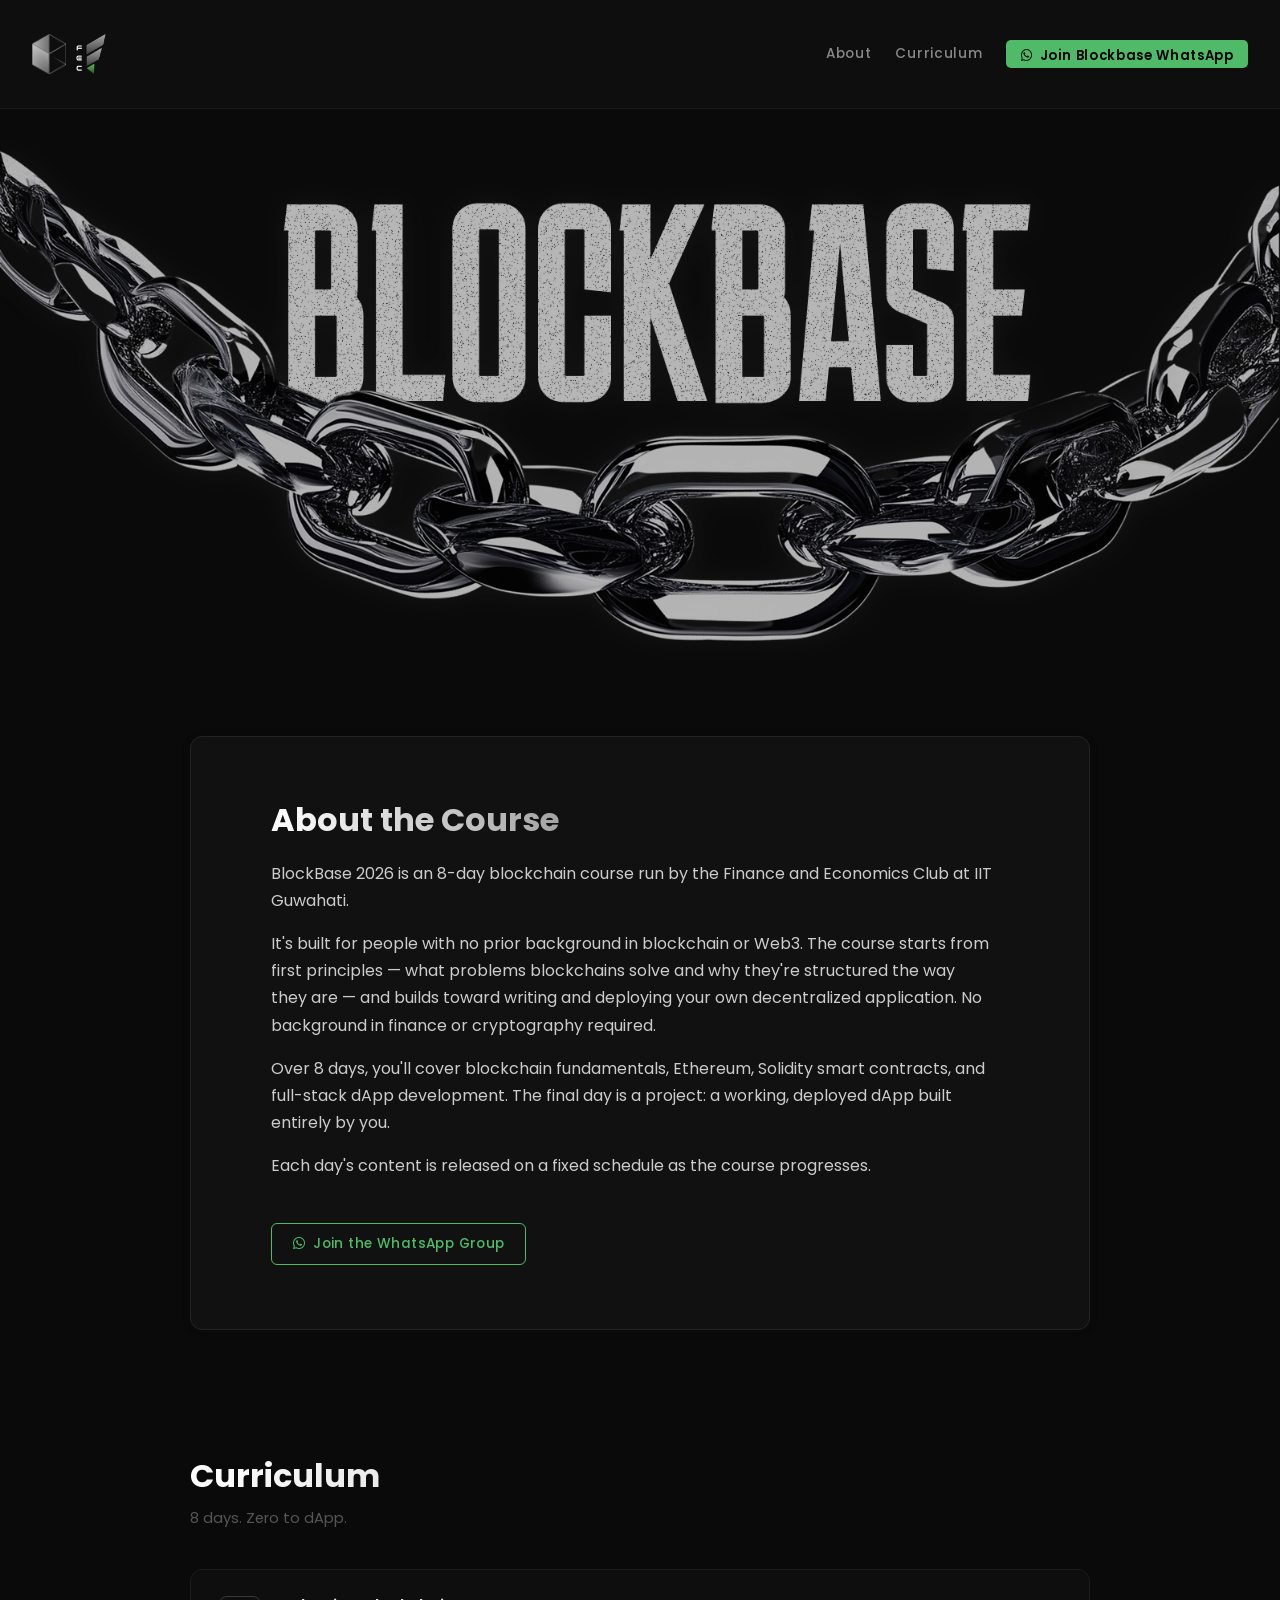
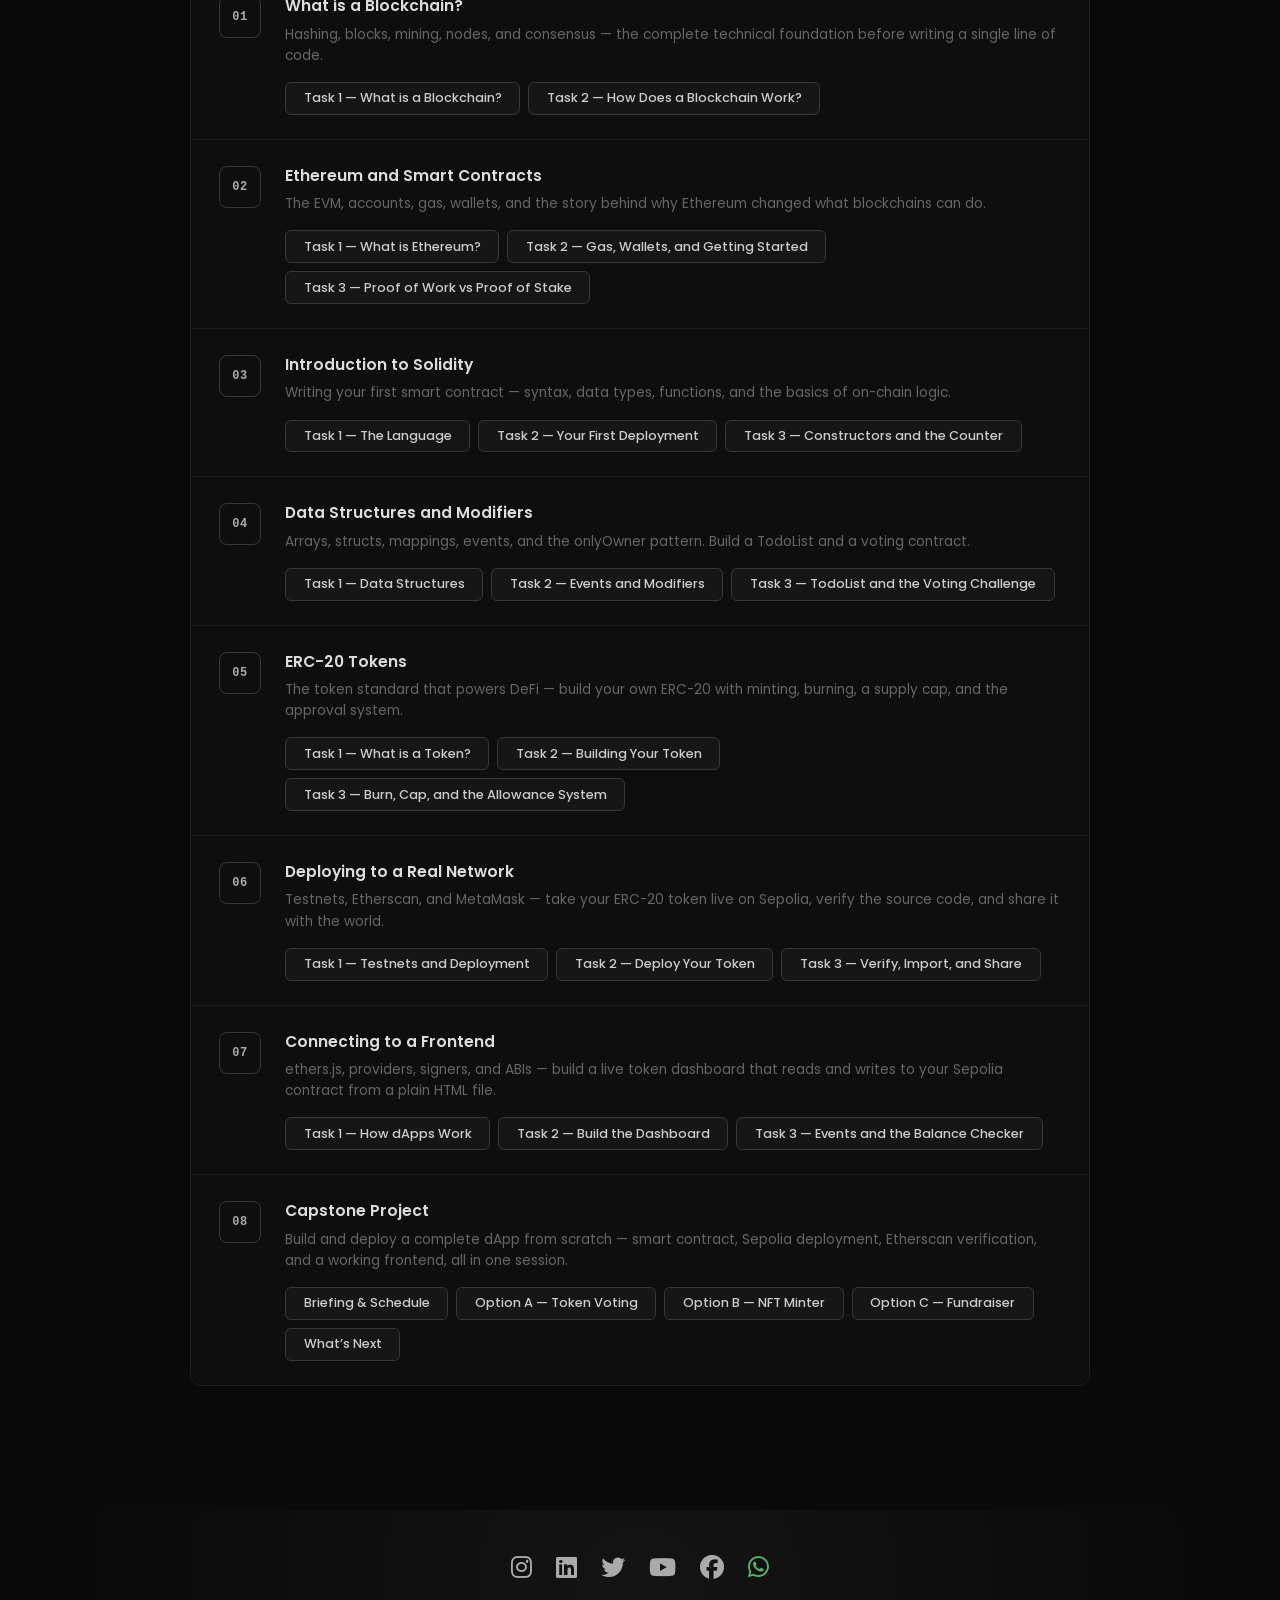
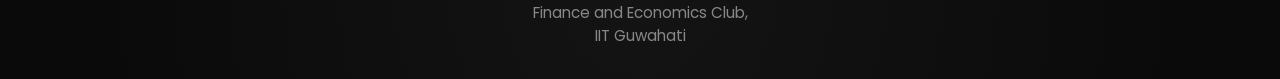
<file: index.html>
﻿<!doctype html>
<html lang="en">
  <head>
    <meta charset="UTF-8" />
    <meta name="viewport" content="width=device-width, initial-scale=1.0" />
    <title>BlockBase</title>
    <link
      href="https://fonts.googleapis.com/css2?family=Poppins&display=swap"
      rel="stylesheet"
    />
    <link
      href="https://fonts.googleapis.com/css2?family=Karantina&display=swap"
      rel="stylesheet"
    />
    <link
      href="https://fonts.googleapis.com/css2?family=Nico+Moji&display=swap"
      rel="stylesheet"
    />
    <link
      rel="stylesheet"
      href="https://cdnjs.cloudflare.com/ajax/libs/font-awesome/6.4.0/css/all.min.css"
    />

    <link rel="stylesheet" href="style.css" />
  </head>
  <body>
    <nav class="navbar">
      <div class="logo-container">
        <img src="blockbase.png" alt="Blockbase" />
        <img src="fec.png" alt="FEC IITG" />
      </div>
      <ul class="nav-links">
        <li><a href="#about">About</a></li>
        <li><a href="#curriculum">Curriculum</a></li>
        <li>
          <a
            href="https://chat.whatsapp.com/EUfRkvIR5DPALPlOOrjKJf?mode=gi_t"
            class="nav-whatsapp"
            target="_blank"
            rel="noopener"
            ><i class="fab fa-whatsapp"></i> Join Blockbase WhatsApp</a
          >
        </li>
      </ul>
    </nav>

    <header>
      <div class="main-logo">
        <img src="Group 20 (1).png" alt="BlockBase Logo" />
      </div>
    </header>

    <section id="about" class="about">
      <div class="about-card">
        <h2>About the Course</h2>
        <p>
          BlockBase 2026 is an 8-day blockchain course run by the Finance and
          Economics Club at IIT Guwahati.
        </p>
        <p>
          It's built for people with no prior background in blockchain or Web3.
          The course starts from first principles — what problems blockchains
          solve and why they're structured the way they are — and builds toward
          writing and deploying your own decentralized application. No
          background in finance or cryptography required.
        </p>
        <p>
          Over 8 days, you'll cover blockchain fundamentals, Ethereum, Solidity
          smart contracts, and full-stack dApp development. The final day is a
          project: a working, deployed dApp built entirely by you.
        </p>
        <p>
          Each day's content is released on a fixed schedule as the course
          progresses.
        </p>
        <a
          href="https://chat.whatsapp.com/EUfRkvIR5DPALPlOOrjKJf?mode=gi_t"
          class="whatsapp-cta"
          target="_blank"
          rel="noopener"
          ><i class="fab fa-whatsapp"></i> Join the WhatsApp Group</a
        >
      </div>
    </section>

    <section id="curriculum">
      <h2>Curriculum</h2>
      <p class="section-sub">8 days. Zero to dApp.</p>

      <div class="days-list" id="daysList">
        <div class="day-card" data-day="1">
          <div class="day-card-left"><span class="day-num">01</span></div>
          <div class="day-card-body">
            <h3>What is a Blockchain?</h3>
            <p>
              Hashing, blocks, mining, nodes, and consensus &mdash; the complete
              technical foundation before writing a single line of code.
            </p>
            <div class="day-tasks">
              <a href="day1.html#task1" class="task-link"
                >Task 1 &mdash; What is a Blockchain?</a
              >
              <a href="day1.html#task2" class="task-link"
                >Task 2 &mdash; How Does a Blockchain Work?</a
              >
            </div>
            <div class="day-locked-msg">
              <i class="fas fa-lock"></i> Content releasing soon
            </div>
          </div>
        </div>

        <div class="day-card" data-day="2">
          <div class="day-card-left"><span class="day-num">02</span></div>
          <div class="day-card-body">
            <h3>Ethereum and Smart Contracts</h3>
            <p>
              The EVM, accounts, gas, wallets, and the story behind why Ethereum
              changed what blockchains can do.
            </p>
            <div class="day-tasks">
              <a href="day2.html#task1" class="task-link"
                >Task 1 &mdash; What is Ethereum?</a
              >
              <a href="day2.html#task2" class="task-link"
                >Task 2 &mdash; Gas, Wallets, and Getting Started</a
              >
              <a href="day2.html#task3" class="task-link"
                >Task 3 &mdash; Proof of Work vs Proof of Stake</a
              >
            </div>
            <div class="day-locked-msg">
              <i class="fas fa-lock"></i> Content releasing soon
            </div>
          </div>
        </div>

        <div class="day-card" data-day="3">
          <div class="day-card-left"><span class="day-num">03</span></div>
          <div class="day-card-body">
            <h3>Introduction to Solidity</h3>
            <p>
              Writing your first smart contract &mdash; syntax, data types,
              functions, and the basics of on-chain logic.
            </p>
            <div class="day-tasks">
              <a href="day3.html#task1" class="task-link"
                >Task 1 &mdash; The Language</a
              >
              <a href="day3.html#task2" class="task-link"
                >Task 2 &mdash; Your First Deployment</a
              >
              <a href="day3.html#task3" class="task-link"
                >Task 3 &mdash; Constructors and the Counter</a
              >
            </div>
            <div class="day-locked-msg">
              <i class="fas fa-lock"></i> Content releasing soon
            </div>
          </div>
        </div>

        <div class="day-card" data-day="4">
          <div class="day-card-left"><span class="day-num">04</span></div>
          <div class="day-card-body">
            <h3>Data Structures and Modifiers</h3>
            <p>
              Arrays, structs, mappings, events, and the onlyOwner pattern.
              Build a TodoList and a voting contract.
            </p>
            <div class="day-tasks">
              <a href="day4.html#task1" class="task-link"
                >Task 1 &mdash; Data Structures</a
              >
              <a href="day4.html#task2" class="task-link"
                >Task 2 &mdash; Events and Modifiers</a
              >
              <a href="day4.html#task3" class="task-link"
                >Task 3 &mdash; TodoList and the Voting Challenge</a
              >
            </div>
            <div class="day-locked-msg">
              <i class="fas fa-lock"></i> Content releasing soon
            </div>
          </div>
        </div>

        <div class="day-card" data-day="5">
          <div class="day-card-left"><span class="day-num">05</span></div>
          <div class="day-card-body">
            <h3>ERC-20 Tokens</h3>
            <p>
              The token standard that powers DeFi &mdash; build your own ERC-20
              with minting, burning, a supply cap, and the approval system.
            </p>
            <div class="day-tasks">
              <a href="day5.html#task1" class="task-link"
                >Task 1 &mdash; What is a Token?</a
              >
              <a href="day5.html#task2" class="task-link"
                >Task 2 &mdash; Building Your Token</a
              >
              <a href="day5.html#task3" class="task-link"
                >Task 3 &mdash; Burn, Cap, and the Allowance System</a
              >
            </div>
            <div class="day-locked-msg">
              <i class="fas fa-lock"></i> Content releasing soon
            </div>
          </div>
        </div>

        <div class="day-card" data-day="6">
          <div class="day-card-left"><span class="day-num">06</span></div>
          <div class="day-card-body">
            <h3>Deploying to a Real Network</h3>
            <p>
              Testnets, Etherscan, and MetaMask &mdash; take your ERC-20 token
              live on Sepolia, verify the source code, and share it with the
              world.
            </p>
            <div class="day-tasks">
              <a href="day6.html#task1" class="task-link"
                >Task 1 &mdash; Testnets and Deployment</a
              >
              <a href="day6.html#task2" class="task-link"
                >Task 2 &mdash; Deploy Your Token</a
              >
              <a href="day6.html#task3" class="task-link"
                >Task 3 &mdash; Verify, Import, and Share</a
              >
            </div>
            <div class="day-locked-msg">
              <i class="fas fa-lock"></i> Content releasing soon
            </div>
          </div>
        </div>

        <div class="day-card" data-day="7">
          <div class="day-card-left"><span class="day-num">07</span></div>
          <div class="day-card-body">
            <h3>Connecting to a Frontend</h3>
            <p>
              ethers.js, providers, signers, and ABIs &mdash; build a live token
              dashboard that reads and writes to your Sepolia contract from a
              plain HTML file.
            </p>
            <div class="day-tasks">
              <a href="day7.html#task1" class="task-link"
                >Task 1 &mdash; How dApps Work</a
              >
              <a href="day7.html#task2" class="task-link"
                >Task 2 &mdash; Build the Dashboard</a
              >
              <a href="day7.html#task3" class="task-link"
                >Task 3 &mdash; Events and the Balance Checker</a
              >
            </div>
            <div class="day-locked-msg">
              <i class="fas fa-lock"></i> Content releasing soon
            </div>
          </div>
        </div>

        <div class="day-card" data-day="8">
          <div class="day-card-left"><span class="day-num">08</span></div>
          <div class="day-card-body">
            <h3>Capstone Project</h3>
            <p>
              Build and deploy a complete dApp from scratch &mdash; smart
              contract, Sepolia deployment, Etherscan verification, and a
              working frontend, all in one session.
            </p>
            <div class="day-tasks">
              <a href="day8.html#task1" class="task-link"
                >Briefing &amp; Schedule</a
              >
              <a href="day8.html#task2" class="task-link"
                >Option A &mdash; Token Voting</a
              >
              <a href="day8.html#task3" class="task-link"
                >Option B &mdash; NFT Minter</a
              >
              <a href="day8.html#task4" class="task-link"
                >Option C &mdash; Fundraiser</a
              >
              <a href="day8.html#task5" class="task-link">What&rsquo;s Next</a>
            </div>
            <div class="day-locked-msg">
              <i class="fas fa-lock"></i> Content releasing soon
            </div>
          </div>
        </div>
      </div>

      <script>
        // â”€â”€ UNLOCK CONFIG â”€â”€â”€â”€â”€â”€â”€â”€â”€â”€â”€â”€â”€â”€â”€â”€â”€â”€â”€â”€â”€â”€â”€â”€â”€â”€â”€â”€â”€â”€â”€â”€â”€â”€â”€â”€â”€â”€â”€â”€â”€â”€â”€
        // Add a day number to release it. Example: [1, 2] releases Days 1 and 2.
        const UNLOCKED_DAYS = [1, 2, 3, 4, 5, 6, 7, 8];
        // â”€â”€â”€â”€â”€â”€â”€â”€â”€â”€â”€â”€â”€â”€â”€â”€â”€â”€â”€â”€â”€â”€â”€â”€â”€â”€â”€â”€â”€â”€â”€â”€â”€â”€â”€â”€â”€â”€â”€â”€â”€â”€â”€â”€â”€â”€â”€â”€â”€â”€
        document.querySelectorAll(".day-card").forEach((card) => {
          const day = parseInt(card.dataset.day);
          card.classList.add(
            UNLOCKED_DAYS.includes(day) ? "unlocked" : "locked",
          );
        });
      </script>
    </section>

    <footer>
      <div class="social-icons">
        <a href="https://www.instagram.com/fec_iitg/" target="_blank"
          ><i class="fab fa-instagram"></i
        ></a>
        <a
          href="https://www.linkedin.com/company/finance-and-economics-club-iitg/"
          target="_blank"
          ><i class="fab fa-linkedin"></i
        ></a>
        <a href="https://x.com/fec_iitg" target="_blank"
          ><i class="fab fa-twitter"></i
        ></a>
        <a
          href="https://www.youtube.com/@financeandeconomicsclubiit1029"
          target="_blank"
          ><i class="fab fa-youtube"></i
        ></a>
        <a href="https://www.facebook.com/financeclubiitg/" target="_blank"
          ><i class="fab fa-facebook"></i
        ></a>
        <a
          href="https://chat.whatsapp.com/EUfRkvIR5DPALPlOOrjKJf?mode=gi_t"
          target="_blank"
          rel="noopener"
          ><i class="fab fa-whatsapp"></i
        ></a>
      </div>
      <p>Finance and Economics Club,</p>
      <p>IIT Guwahati</p>
    </footer>
  </body>
</html>
</file>
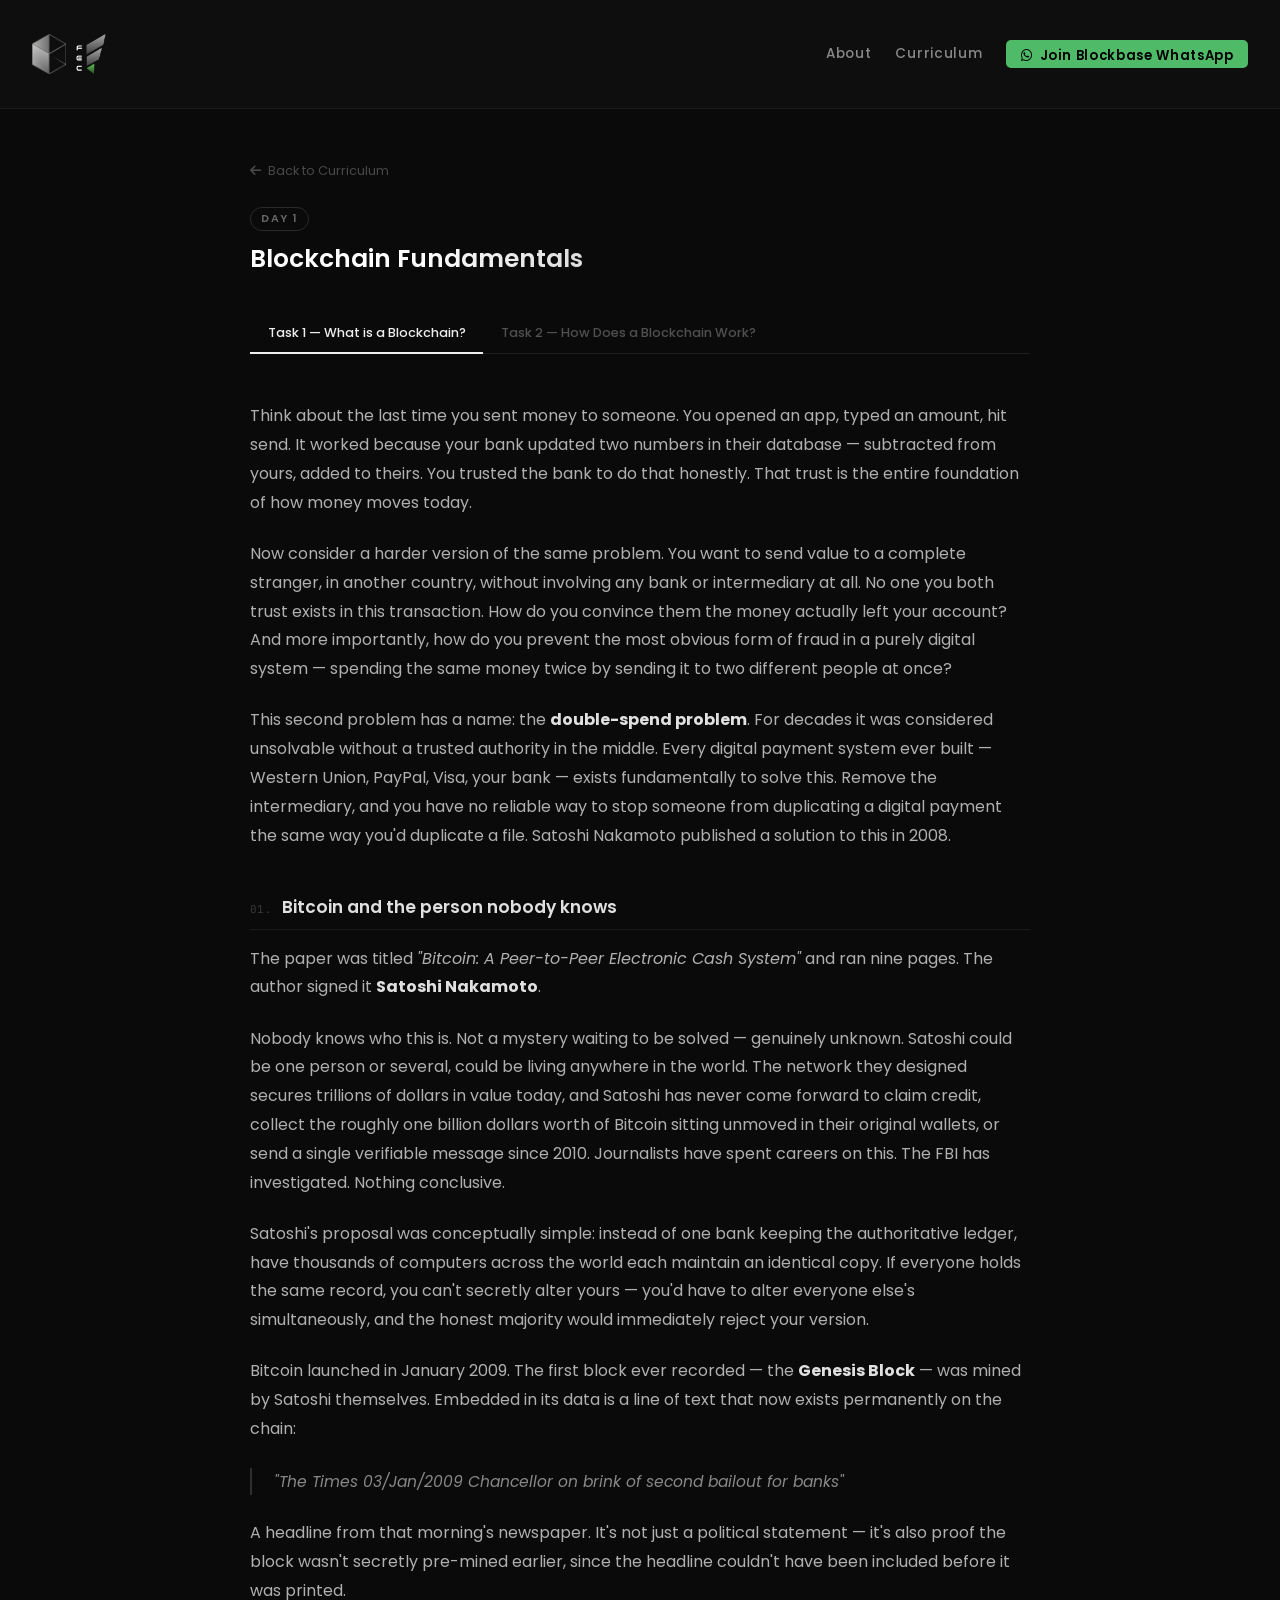
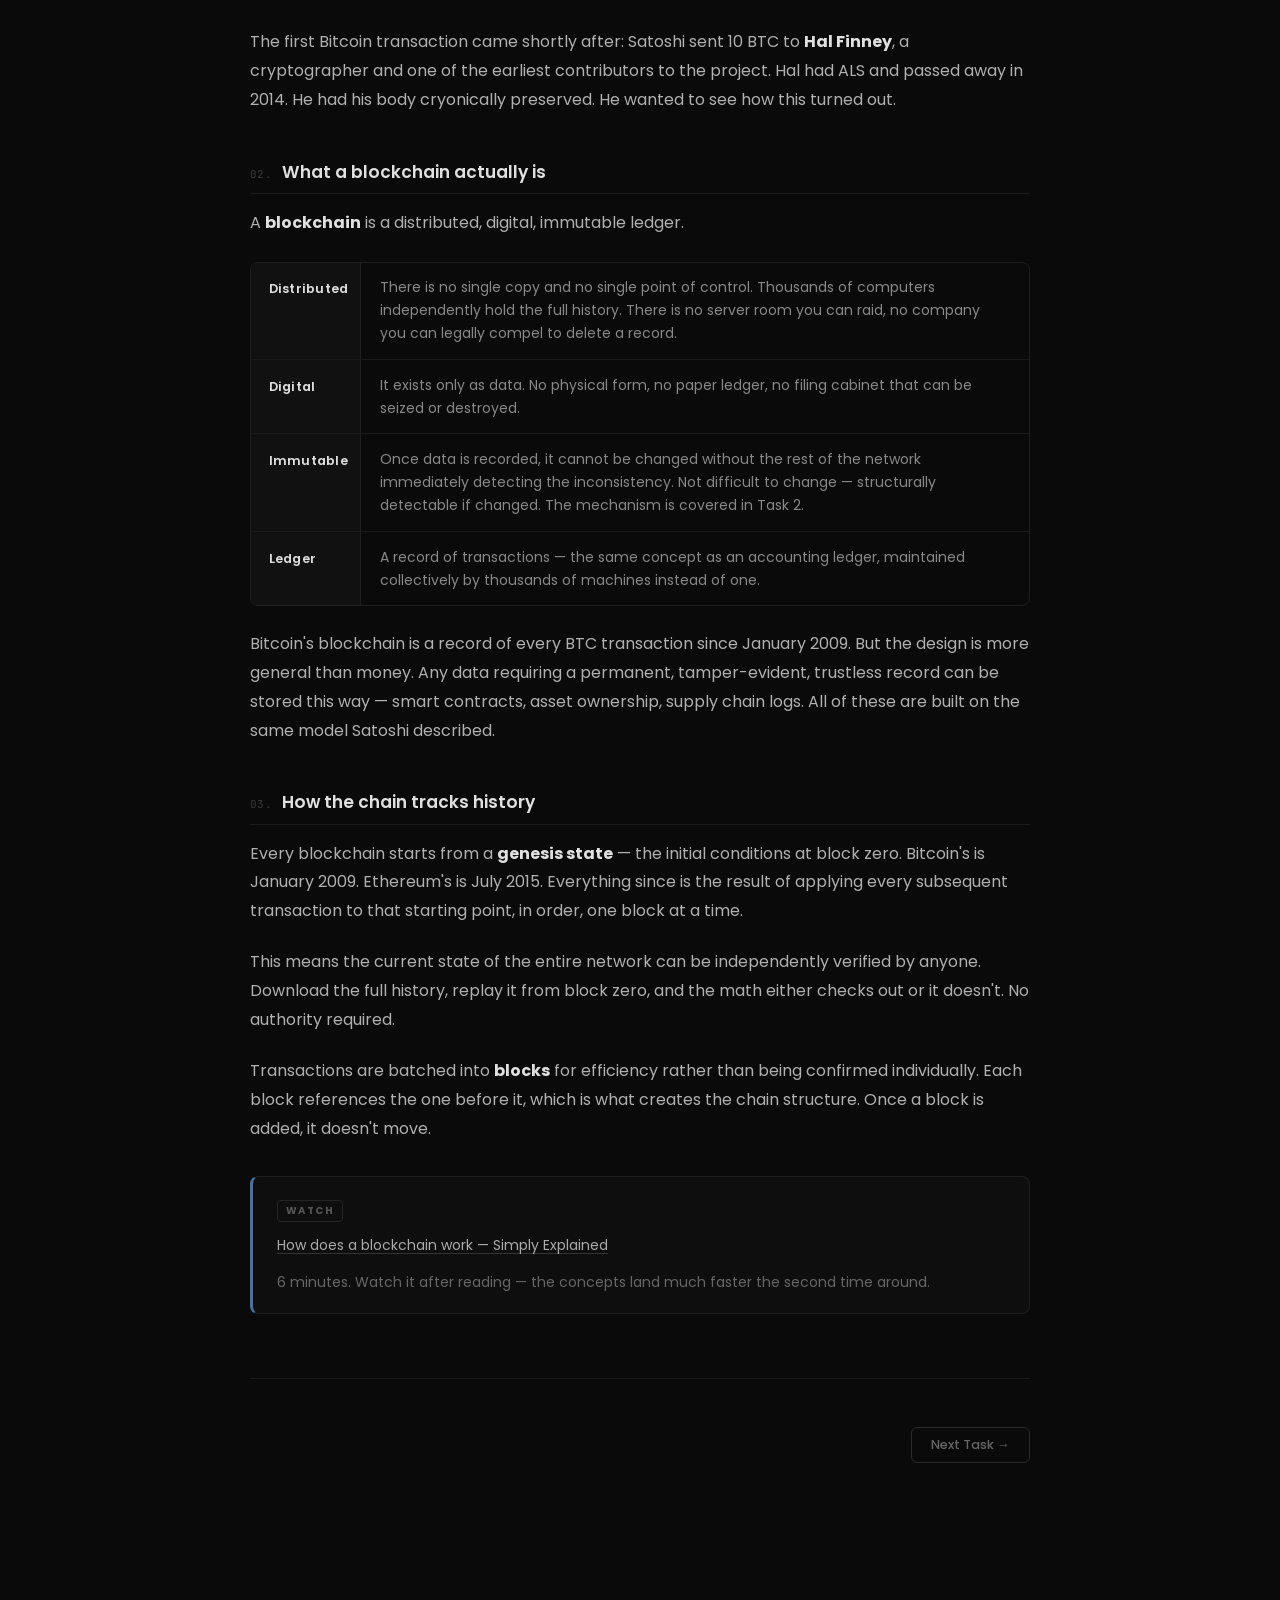
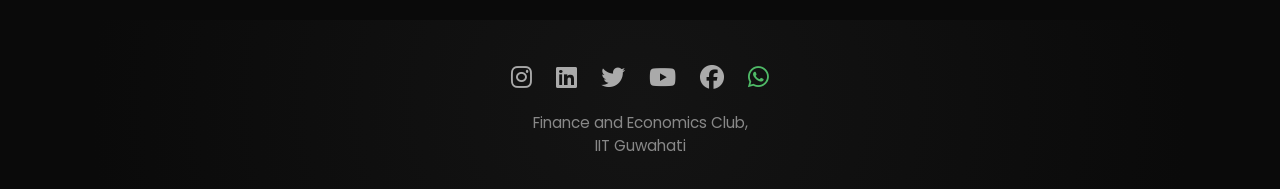
<file: day1.html>
<!doctype html>
<html lang="en">
  <head>
    <meta charset="UTF-8" />
    <meta name="viewport" content="width=device-width, initial-scale=1.0" />
    <title>Day 1 — BlockBase</title>
    <link
      href="https://fonts.googleapis.com/css2?family=Poppins:wght@400;500;600&display=swap"
      rel="stylesheet"
    />
    <link
      href="https://fonts.googleapis.com/css2?family=JetBrains+Mono:wght@400&display=swap"
      rel="stylesheet"
    />
    <link
      rel="stylesheet"
      href="https://cdnjs.cloudflare.com/ajax/libs/font-awesome/6.4.0/css/all.min.css"
    />
    <link rel="stylesheet" href="style.css" />
  </head>
  <body>
    <div class="reading-progress" id="readingProgress"></div>
    <nav class="navbar">
      <div class="logo-container">
        <img src="blockbase.png" alt="Blockbase" />
        <img src="fec.png" alt="FEC IITG" />
      </div>
      <ul class="nav-links">
        <li><a href="index.html#about">About</a></li>
        <li><a href="index.html#curriculum">Curriculum</a></li>
        <li>
          <a
            href="https://chat.whatsapp.com/EUfRkvIR5DPALPlOOrjKJf?mode=gi_t"
            class="nav-whatsapp"
            target="_blank"
            rel="noopener"
            ><i class="fab fa-whatsapp"></i> Join Blockbase WhatsApp</a
          >
        </li>
      </ul>
    </nav>

    <div class="reader-wrap">
      <div class="reader-header">
        <a href="index.html#curriculum" class="back-link"
          ><i class="fas fa-arrow-left"></i> Back to Curriculum</a
        >
        <div>
          <span class="day-pill">Day 1</span>
          <h1 class="day-header-title">Blockchain Fundamentals</h1>
        </div>
      </div>

      <div class="task-tabs">
        <button class="task-tab active" data-index="0">
          Task 1 &mdash; What is a Blockchain?
        </button>
        <button class="task-tab" data-index="1">
          Task 2 &mdash; How Does a Blockchain Work?
        </button>
      </div>

      <div class="reader-body">
        <!-- ═══════════════════════════════════════════════════════════ TASK 1 -->
        <article id="task1" class="task-pane active">
          <p>
            Think about the last time you sent money to someone. You opened an
            app, typed an amount, hit send. It worked because your bank updated
            two numbers in their database — subtracted from yours, added to
            theirs. You trusted the bank to do that honestly. That trust is the
            entire foundation of how money moves today.
          </p>

          <p>
            Now consider a harder version of the same problem. You want to send
            value to a complete stranger, in another country, without involving
            any bank or intermediary at all. No one you both trust exists in
            this transaction. How do you convince them the money actually left
            your account? And more importantly, how do you prevent the most
            obvious form of fraud in a purely digital system — spending the same
            money twice by sending it to two different people at once?
          </p>

          <p>
            This second problem has a name: the
            <strong>double-spend problem</strong>. For decades it was considered
            unsolvable without a trusted authority in the middle. Every digital
            payment system ever built — Western Union, PayPal, Visa, your bank —
            exists fundamentally to solve this. Remove the intermediary, and you
            have no reliable way to stop someone from duplicating a digital
            payment the same way you'd duplicate a file. Satoshi Nakamoto
            published a solution to this in 2008.
          </p>

          <h3>Bitcoin and the person nobody knows</h3>

          <p>
            The paper was titled
            <em>"Bitcoin: A Peer-to-Peer Electronic Cash System"</em> and ran
            nine pages. The author signed it <strong>Satoshi Nakamoto</strong>.
          </p>

          <p>
            Nobody knows who this is. Not a mystery waiting to be solved —
            genuinely unknown. Satoshi could be one person or several, could be
            living anywhere in the world. The network they designed secures
            trillions of dollars in value today, and Satoshi has never come
            forward to claim credit, collect the roughly one billion dollars
            worth of Bitcoin sitting unmoved in their original wallets, or send
            a single verifiable message since 2010. Journalists have spent
            careers on this. The FBI has investigated. Nothing conclusive.
          </p>

          <p>
            Satoshi's proposal was conceptually simple: instead of one bank
            keeping the authoritative ledger, have thousands of computers across
            the world each maintain an identical copy. If everyone holds the
            same record, you can't secretly alter yours — you'd have to alter
            everyone else's simultaneously, and the honest majority would
            immediately reject your version.
          </p>

          <p>
            Bitcoin launched in January 2009. The first block ever recorded —
            the <strong>Genesis Block</strong> — was mined by Satoshi
            themselves. Embedded in its data is a line of text that now exists
            permanently on the chain:
          </p>

          <blockquote>
            "The Times 03/Jan/2009 Chancellor on brink of second bailout for
            banks"
          </blockquote>

          <p>
            A headline from that morning's newspaper. It's not just a political
            statement — it's also proof the block wasn't secretly pre-mined
            earlier, since the headline couldn't have been included before it
            was printed.
          </p>

          <p>
            The first Bitcoin transaction came shortly after: Satoshi sent 10
            BTC to <strong>Hal Finney</strong>, a cryptographer and one of the
            earliest contributors to the project. Hal had ALS and passed away in
            2014. He had his body cryonically preserved. He wanted to see how
            this turned out.
          </p>

          <h3>What a blockchain actually is</h3>

          <p>
            A <strong>blockchain</strong> is a distributed, digital, immutable
            ledger.
          </p>

          <dl class="definition-list">
            <div class="def-row">
              <dt>Distributed</dt>
              <dd>
                There is no single copy and no single point of control.
                Thousands of computers independently hold the full history.
                There is no server room you can raid, no company you can legally
                compel to delete a record.
              </dd>
            </div>
            <div class="def-row">
              <dt>Digital</dt>
              <dd>
                It exists only as data. No physical form, no paper ledger, no
                filing cabinet that can be seized or destroyed.
              </dd>
            </div>
            <div class="def-row">
              <dt>Immutable</dt>
              <dd>
                Once data is recorded, it cannot be changed without the rest of
                the network immediately detecting the inconsistency. Not
                difficult to change — structurally detectable if changed. The
                mechanism is covered in Task 2.
              </dd>
            </div>
            <div class="def-row">
              <dt>Ledger</dt>
              <dd>
                A record of transactions — the same concept as an accounting
                ledger, maintained collectively by thousands of machines instead
                of one.
              </dd>
            </div>
          </dl>

          <p>
            Bitcoin's blockchain is a record of every BTC transaction since
            January 2009. But the design is more general than money. Any data
            requiring a permanent, tamper-evident, trustless record can be
            stored this way — smart contracts, asset ownership, supply chain
            logs. All of these are built on the same model Satoshi described.
          </p>

          <h3>How the chain tracks history</h3>

          <p>
            Every blockchain starts from a <strong>genesis state</strong> — the
            initial conditions at block zero. Bitcoin's is January 2009.
            Ethereum's is July 2015. Everything since is the result of applying
            every subsequent transaction to that starting point, in order, one
            block at a time.
          </p>

          <p>
            This means the current state of the entire network can be
            independently verified by anyone. Download the full history, replay
            it from block zero, and the math either checks out or it doesn't. No
            authority required.
          </p>

          <p>
            Transactions are batched into <strong>blocks</strong> for efficiency
            rather than being confirmed individually. Each block references the
            one before it, which is what creates the chain structure. Once a
            block is added, it doesn't move.
          </p>

          <div class="resource-card watch-card">
            <span class="resource-label">Watch</span>
            <a
              href="https://www.youtube.com/watch?v=SSo_EIwHSd4"
              target="_blank"
              rel="noopener"
              >How does a blockchain work — Simply Explained</a
            >
            <p>
              6 minutes. Watch it after reading — the concepts land much faster
              the second time around.
            </p>
          </div>
        </article>

        <!-- ═══════════════════════════════════════════════════════════ TASK 2 -->
        <article id="task2" class="task-pane">
          <h3>Hashing</h3>

          <p>
            The reason a blockchain can't be silently tampered with comes down
            to one mathematical function: a <strong>hash function</strong>.
          </p>

          <p>
            Give a hash function any input — a single word, a sentence, an
            entire novel — and it produces a fixed-length string of characters
            called a <strong>hash</strong>. Bitcoin uses a specific one called
            SHA-256, which always outputs exactly 64 hexadecimal characters
            regardless of what you put in. Hash a single letter and you get 64
            characters. Hash a 500-page book and you still get 64 characters.
          </p>

          <p>
            What makes it useful is how it behaves. Hash "Blockchain" and you'll
            always get the same output, on every computer in the world, every
            time. That's just how the function works — it's deterministic. But
            change a single character — lowercase the B — and the output is
            completely unrecognisable from the first. Not slightly different.
            Unrecognisable. This sensitivity is called the
            <strong>avalanche effect</strong>, and it's a deliberate design
            property, not an accident.
          </p>

          <pre><code>Input: "Hello"
SHA-256: 185f8db32921bd46d35fa8acbcd57c8dee7a567e37e1e3ddc63edd3...

Input: "hello"   ← just changed the capital H
SHA-256: 2cf24dba5fb0a30e26e83b2ac5b9e29e1b161e5c1fa7425e73043...</code></pre>

          <p>
            The other critical property is that the function only runs one way.
            Given a hash, there is no mathematical process to recover the
            original input. The only approach is to guess inputs until one
            produces a matching output. For SHA-256's output space, that's not a
            feasible strategy — the number of possible outputs is larger than
            the estimated number of atoms in the observable universe.
          </p>

          <div class="resource-card try-card">
            <span class="resource-label">Try it</span>
            <a
              href="https://xorbin.com/tools/sha256-hash-calculator"
              target="_blank"
              rel="noopener"
              >xorbin.com/tools/sha256-hash-calculator</a
            >
            <p>
              Hash <code>"Blockchain"</code>, copy the output, then hash
              <code>"blockchain"</code> (lowercase b) and compare. Almost none
              of the 64 characters will match. Then hash
              <code>"blockchain "</code> with a trailing space — a single
              invisible character changes the output completely.
            </p>
            <p>
              Next, hash <code>"BlockBase2026"</code>, copy the result, close
              the tab, reopen it, and hash it again. The output is identical.
              That's determinism.
            </p>
            <p>
              Finally, figure out what input produced this hash:<br /><code
                class="hash-challenge"
                >a665a45920422f9d417e4867efdc4fb8a04a1f3fff1fa07e998e86f7f7a27ae3</code
              >
            </p>
            <p>
              The answer is <code>"123"</code>. Three characters in, 64
              characters out — and there's no path back.
            </p>
          </div>

          <h3>What a block contains</h3>

          <p>Each block is a data structure with a small number of fields:</p>

          <ul class="content-list">
            <li>its position in the chain (block number)</li>
            <li>a timestamp</li>
            <li>the list of transactions it contains</li>
            <li>
              a number called a <strong>nonce</strong> (used in mining, covered
              below)
            </li>
            <li>the hash of the previous block</li>
            <li>its own hash, computed from everything above</li>
          </ul>

          <pre><code>Block #847,231
├── Timestamp:        2024-03-15 14:22:07
├── Transactions:     [Alice → Bob: 0.5 BTC, Carol → Dave: 1.2 BTC ...]
├── Previous Hash:    000000000000000abc123...
├── Nonce:            3,847,291
└── This Block's Hash: 000000000000000def456...</code></pre>

          <p>
            Notice that the block's hash starts with several zeros. That's not
            arbitrary — it's the direct result of mining, which is covered next.
          </p>

          <p>
            That second-to-last field is what creates the chain. Every block
            embeds the hash of the block before it. So if you go back and change
            any data in block 5, block 5's hash changes. But block 6 stored
            block 5's original hash — so now block 6 contains a reference that
            no longer matches. Block 7 stored block 6's hash, which also now
            reflects an inconsistency. Every node on the network can detect the
            break immediately.
          </p>

          <div class="resource-card demo-card">
            <span class="resource-label">Demo</span>
            <a
              href="https://andersbrownworth.com/blockchain"
              target="_blank"
              rel="noopener"
              >andersbrownworth.com/blockchain</a
            >
            <p>
              Work through all four tabs in order. On the
              <strong>Hash</strong> tab, type something and change one character
              — watch the output flip entirely. On the
              <strong>Block</strong> tab, a block is only valid when its hash
              starts with <code>0000</code>. Change the data field and the block
              turns red. Click Mine and watch the browser try nonces one by one
              until it lands on a valid one. Change one letter and the nonce is
              immediately useless.
            </p>
            <p>
              The <strong>Blockchain</strong> tab is where it clicks. Change a
              word in Block 1 and every block after it turns red. Mine Block 1
              to fix it — Blocks 2, 3, and 4 are still broken. You'd need to
              re-mine each in sequence. That's the entire cost of rewriting
              history.
            </p>
            <p>
              The <strong>Distributed</strong> tab adds the network. Tamper with
              Peer A's Block 2 — only Peer A's chain goes red. Peers B and C
              still agree with each other. Peer A's version is outvoted and
              rejected. No authority made that call. The math did.
            </p>
          </div>

          <h3>Mining</h3>

          <p>
            Someone has to bundle transactions into a block and propose it to
            the network. On Bitcoin, that's the job of <strong>miners</strong>,
            and the mechanism deciding who gets to do it is called
            <strong>Proof of Work</strong>.
          </p>

          <p>
            Many computers want to add the next block at the same time. They
            can't all propose different blocks — that would create conflicting
            histories with no way to resolve them. Bitcoin's solution is a race
            with a puzzle that requires real computational work to solve, and a
            reward paid to whoever finishes first.
          </p>

          <p>
            The puzzle: find a number (the <strong>nonce</strong>) such that
            when you hash it together with the block's contents, the resulting
            hash starts with a specific number of zeros. There's no formula or
            shortcut. You start at zero and increment, hashing each time, until
            something produces the right output. On modern mining hardware, that
            means trying billions of candidates per second.
          </p>

          <p>
            When a miner finds a valid nonce, they broadcast the block. Every
            other node verifies it in one calculation — check that hashing
            (block data + claimed nonce) produces a hash with enough leading
            zeros — and if it passes, they accept the block. The winner earns
            newly created Bitcoin.
          </p>

          <p>
            This asymmetry is the core of what makes Proof of Work work. Finding
            a valid nonce requires billions of attempts. Verifying someone
            else's solution takes one calculation. Cheating is computationally
            expensive. Catching cheaters is essentially free.
          </p>

          <p>
            That reward is how new Bitcoin enters circulation. The total supply
            is hard-capped at 21 million coins. Every 210,000 blocks — roughly
            every four years — the reward halves. It was 50 BTC in 2009, then
            25, 12.5, 6.25, and after the April 2024 halving, 3.125 BTC. The
            final Bitcoin will be mined around 2140, after which miners earn
            only transaction fees.
          </p>

          <p>
            Proof of Work is intentionally energy-intensive — the computational
            difficulty is the security. Bitcoin's network today consumes roughly
            as much electricity as a medium-sized country. This is
            controversial, and it's one of the primary reasons Ethereum chose a
            different model. Whether that energy expenditure is justified as the
            cost of trustless consensus, or simply wasteful, is a question with
            thoughtful people on both sides.
          </p>

          <p>
            To rewrite a block that's already in the chain, you'd need to
            re-mine it and every block after it, while outpacing the rest of the
            honest network the entire time. Bitcoin's combined mining power
            currently exceeds the world's top 500 supercomputers. Controlling
            more than half of it — the threshold needed to reliably overwrite
            history, called a <strong>51% attack</strong> — would cost an almost
            incomprehensible amount of money. This doesn't mean every blockchain
            is equally secure. Smaller chains have far fewer miners, and some
            can theoretically be attacked for a few hundred dollars per hour.
          </p>

          <div class="resource-card explore-card">
            <span class="resource-label">Explore</span>
            <a href="https://crypto51.app" target="_blank" rel="noopener"
              >crypto51.app</a
            >
            <p>
              Shows the estimated hourly cost of a 51% attack on various
              blockchains. Look up Bitcoin, then look up a few smaller names.
              The difference puts the security model in perspective.
            </p>
          </div>

          <h3>Proof of Stake</h3>

          <p>
            Bitcoin still runs on Proof of Work. Ethereum doesn't, not since
            September 2022, when it completed a transition called
            <strong>The Merge</strong> — switching the entire live network from
            one consensus mechanism to another without downtime, while hundreds
            of billions of dollars in assets sat on it. One of the more
            technically audacious things done in software.
          </p>

          <p>
            Ethereum now runs <strong>Proof of Stake</strong>. The security
            model is fundamentally different.
          </p>

          <p>
            Under Proof of Work, attacking the network is expensive because
            computational work costs electricity. Under Proof of Stake, the cost
            is denominated in ETH. To become a <strong>validator</strong> —
            someone who proposes and votes on blocks — you lock up 32 ETH as
            collateral. Validators are chosen randomly to propose the next
            block, and a committee of other validators attests to its validity.
            If a validator tries to submit a fraudulent block, their staked ETH
            gets <strong>slashed</strong>: some or all of it is permanently
            destroyed by the protocol. The cost of cheating isn't just wasted
            resources — you lose the assets you put up.
          </p>

          <div class="table-wrap">
            <table>
              <thead>
                <tr>
                  <th></th>
                  <th>Proof of Work</th>
                  <th>Proof of Stake</th>
                </tr>
              </thead>
              <tbody>
                <tr>
                  <td>Who proposes blocks?</td>
                  <td>Whoever solves the puzzle first</td>
                  <td>Randomly selected from staked validators</td>
                </tr>
                <tr>
                  <td>How to participate</td>
                  <td>Buy mining hardware</td>
                  <td>Lock up 32 ETH as collateral</td>
                </tr>
                <tr>
                  <td>Punishment for cheating</td>
                  <td>Wasted electricity</td>
                  <td>Staked ETH is slashed (destroyed)</td>
                </tr>
                <tr>
                  <td>Energy use</td>
                  <td>Extremely high</td>
                  <td>~99.95% less than PoW</td>
                </tr>
                <tr>
                  <td>Used by</td>
                  <td>Bitcoin</td>
                  <td>Ethereum</td>
                </tr>
              </tbody>
            </table>
          </div>

          <p>
            Ethereum switched for three reasons. Energy consumption was the most
            immediate — Proof of Stake uses 99.95% less electricity. Second, PoS
            is a prerequisite for certain scaling upgrades that are
            architecturally difficult to implement under Proof of Work. Third,
            the economic security model changes in a meaningful way:
            successfully attacking Ethereum PoS requires first acquiring an
            enormous amount of ETH to stake, and any attack would likely crash
            the price of that same ETH. Attackers risk destroying the value of
            the asset they're using to attack. Ethereum's designers considered
            this a more elegant deterrent than the hardware and electricity cost
            of a PoW attack.
          </p>

          <p>
            Whether PoS is more or less secure than PoW is genuinely debated.
            Bitcoin's camp argues the physical, irreversible cost of electricity
            makes PoW attacks impossible to hide. Ethereum's camp argues
            slashing creates equally strong disincentives at a fraction of the
            environmental cost. Both arguments have merit, and both systems are
            considered secure at their respective scales.
          </p>

          <h3>Nodes</h3>

          <p>
            The blockchain doesn't run on a server. It runs on
            <strong>nodes</strong> — computers that voluntarily participate in
            the network by running the protocol software. There's no company
            operating Bitcoin. No headquarters you could locate on a map.
          </p>

          <p>
            A <strong>full node</strong> downloads and independently verifies
            the entire chain from the genesis block. It doesn't trust anyone's
            account of the current state — it checks everything itself.
            Bitcoin's full chain is around 600 GB. Ethereum's is larger.
          </p>

          <p>
            Not everyone runs a full node. <strong>Light nodes</strong> store
            only block headers and request specific data from full nodes when
            needed. Your MetaMask extension is effectively a light client — it
            doesn't download the full chain; it asks full nodes for what it
            needs.
          </p>

          <p>
            On Ethereum, <strong>validators</strong> are full nodes with 32 ETH
            staked that participate in block proposal and attestation. On
            Bitcoin, <strong>miners</strong> are full nodes competing in the
            Proof of Work puzzle.
          </p>

          <p>
            Because nodes are spread across every country, there's no single
            point of failure. If a government shuts down every node in one
            region, the network continues running everywhere else. No one has
            the authority to order the Bitcoin network offline — there's no one
            to give that order to.
          </p>

          <h3>The Genesis Block</h3>

          <p>
            Everything covered here becomes concrete when you look at the actual
            data. Open Bitcoin's block zero — mined by Satoshi in January 2009:
          </p>

          <div class="resource-card explore-card">
            <span class="resource-label">Explore</span>
            <a
              href="https://blockchair.com/bitcoin/block/0"
              target="_blank"
              rel="noopener"
              >blockchair.com/bitcoin/block/0</a
            >
            <p>
              Find the message Satoshi embedded in it and think about what it
              proves. Note the original block reward, the number of
              transactions, the hash. Then open any recent block and compare —
              the transaction volume, the fees paid, the reward after sixteen
              years of halvings.
            </p>
            <p>
              The entire history from that first block to today is an unbroken
              chain. Every link is verifiable by anyone with a computer and
              enough disk space.
            </p>
          </div>
        </article>
      </div>

      <div class="reader-footer-nav">
        <button class="nav-btn" id="prevTaskBtn" style="visibility: hidden">
          &#8592; Previous Task
        </button>
        <button class="nav-btn" id="nextTaskBtn">Next Task &#8594;</button>
      </div>
    </div>

    <footer>
      <div class="social-icons">
        <a href="https://www.instagram.com/fec_iitg/" target="_blank"
          ><i class="fab fa-instagram"></i
        ></a>
        <a
          href="https://www.linkedin.com/company/finance-and-economics-club-iitg/"
          target="_blank"
          ><i class="fab fa-linkedin"></i
        ></a>
        <a href="https://x.com/fec_iitg" target="_blank"
          ><i class="fab fa-twitter"></i
        ></a>
        <a
          href="https://www.youtube.com/@financeandeconomicsclubiit1029"
          target="_blank"
          ><i class="fab fa-youtube"></i
        ></a>
        <a href="https://www.facebook.com/financeclubiitg/" target="_blank"
          ><i class="fab fa-facebook"></i
        ></a>
        <a
          href="https://chat.whatsapp.com/EUfRkvIR5DPALPlOOrjKJf?mode=gi_t"
          target="_blank"
          rel="noopener"
          ><i class="fab fa-whatsapp"></i
        ></a>
      </div>
      <p>Finance and Economics Club,</p>
      <p>IIT Guwahati</p>
    </footer>

    <script>
      const tabs = document.querySelectorAll(".task-tab");
      const panes = document.querySelectorAll(".task-pane");
      const prevBtn = document.getElementById("prevTaskBtn");
      const nextBtn = document.getElementById("nextTaskBtn");
      let current = 0;

      function showTask(index) {
        tabs.forEach((t, i) => t.classList.toggle("active", i === index));
        panes.forEach((p, i) => p.classList.toggle("active", i === index));
        current = index;
        prevBtn.style.visibility = current === 0 ? "hidden" : "visible";
        nextBtn.style.visibility =
          current === tabs.length - 1 ? "hidden" : "visible";
        window.scrollTo({ top: 0, behavior: "smooth" });
      }

      tabs.forEach((tab, i) =>
        tab.addEventListener("click", () => showTask(i)),
      );
      prevBtn.addEventListener("click", () => showTask(current - 1));
      nextBtn.addEventListener("click", () => showTask(current + 1));

      if (window.location.hash === "#task2") showTask(1);

      window.addEventListener("scroll", () => {
        const el = document.documentElement;
        const pct = (el.scrollTop / (el.scrollHeight - el.clientHeight)) * 100;
        document.getElementById("readingProgress").style.width =
          Math.min(pct, 100) + "%";
      });
    </script>
  </body>
</html>
</file>
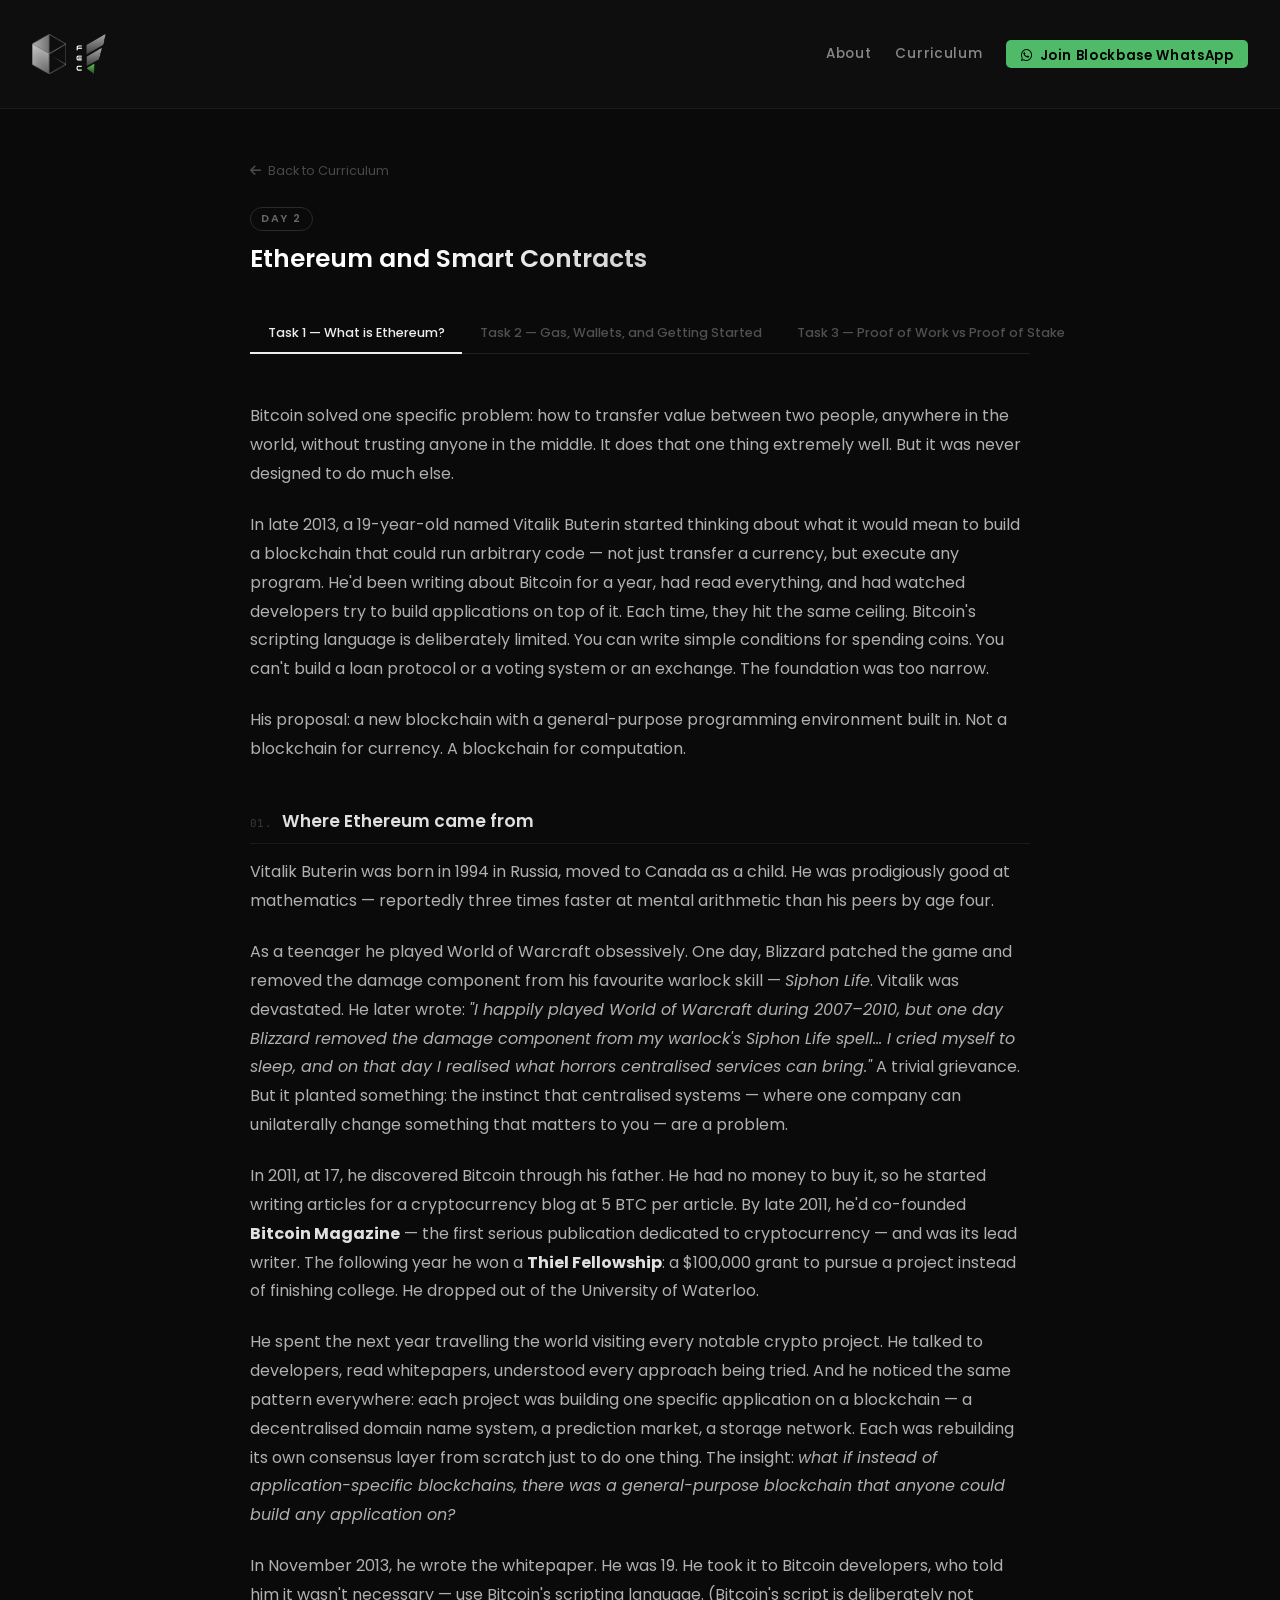
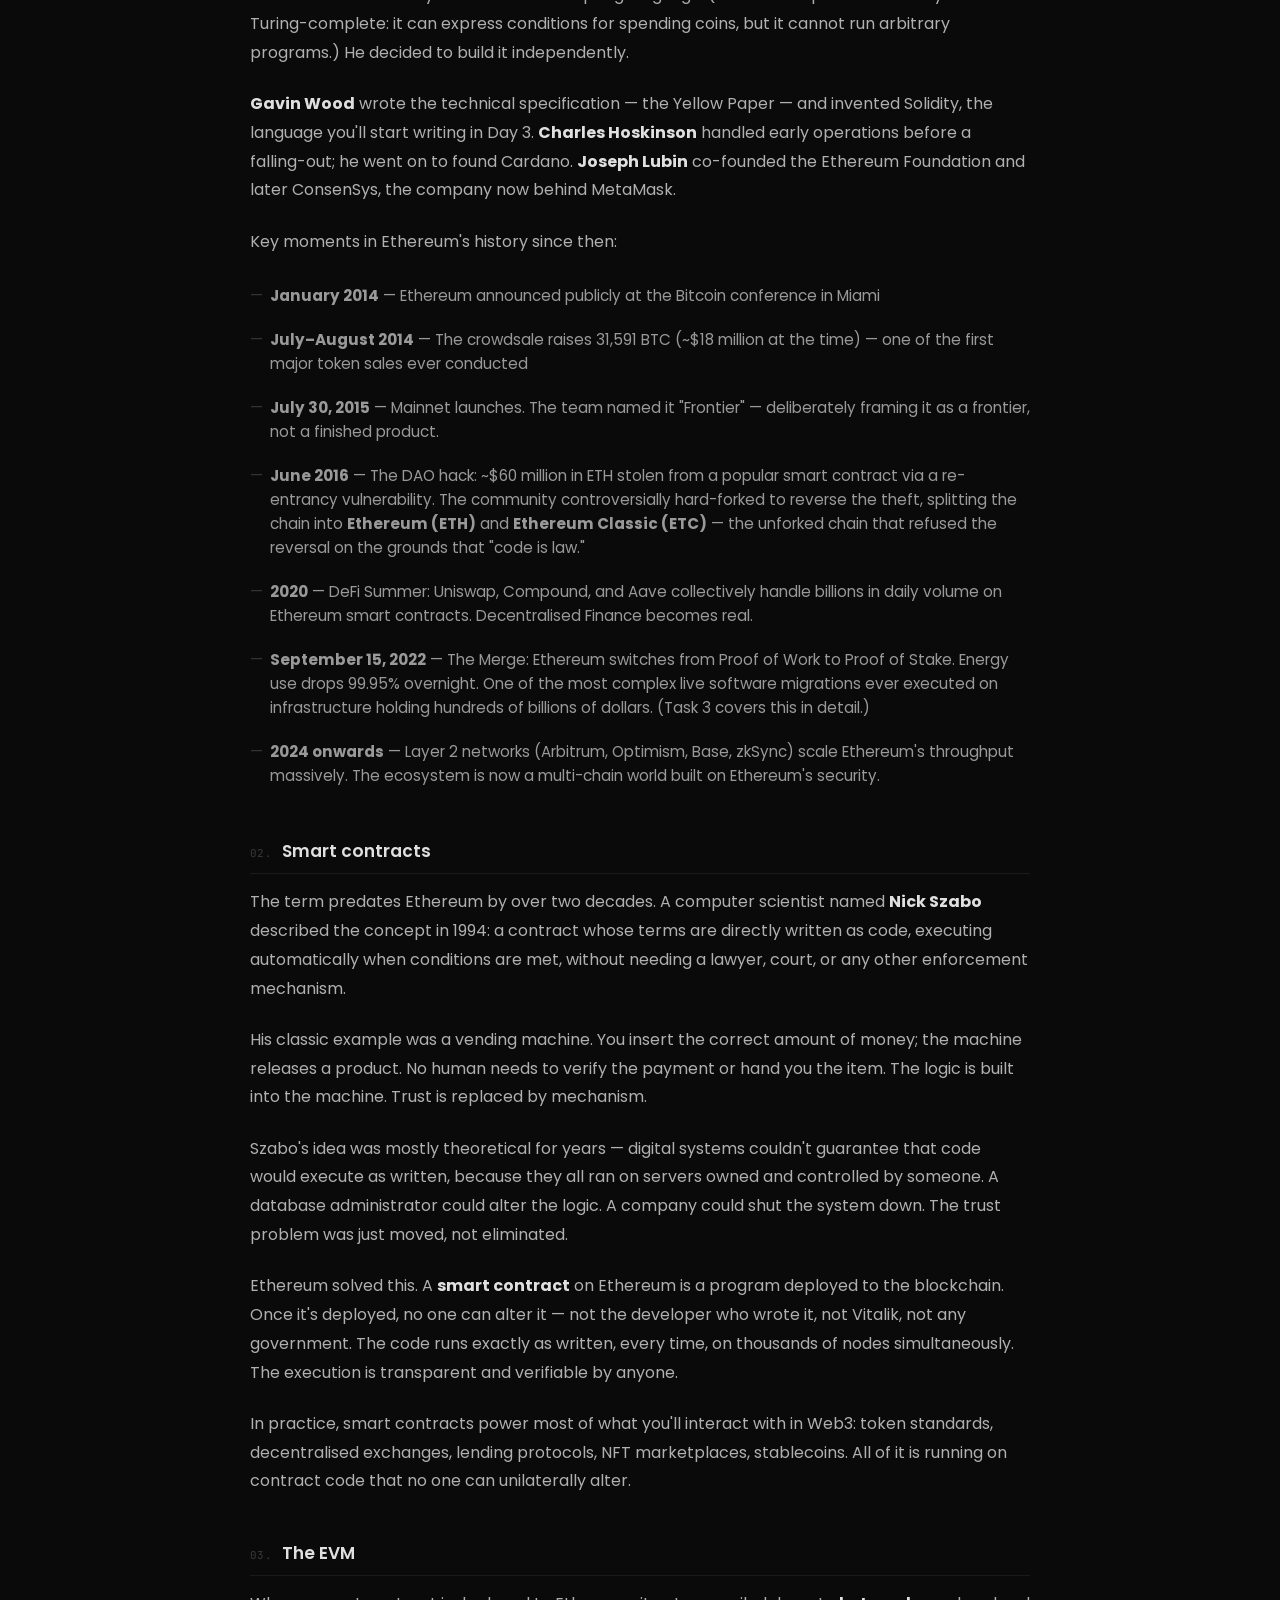
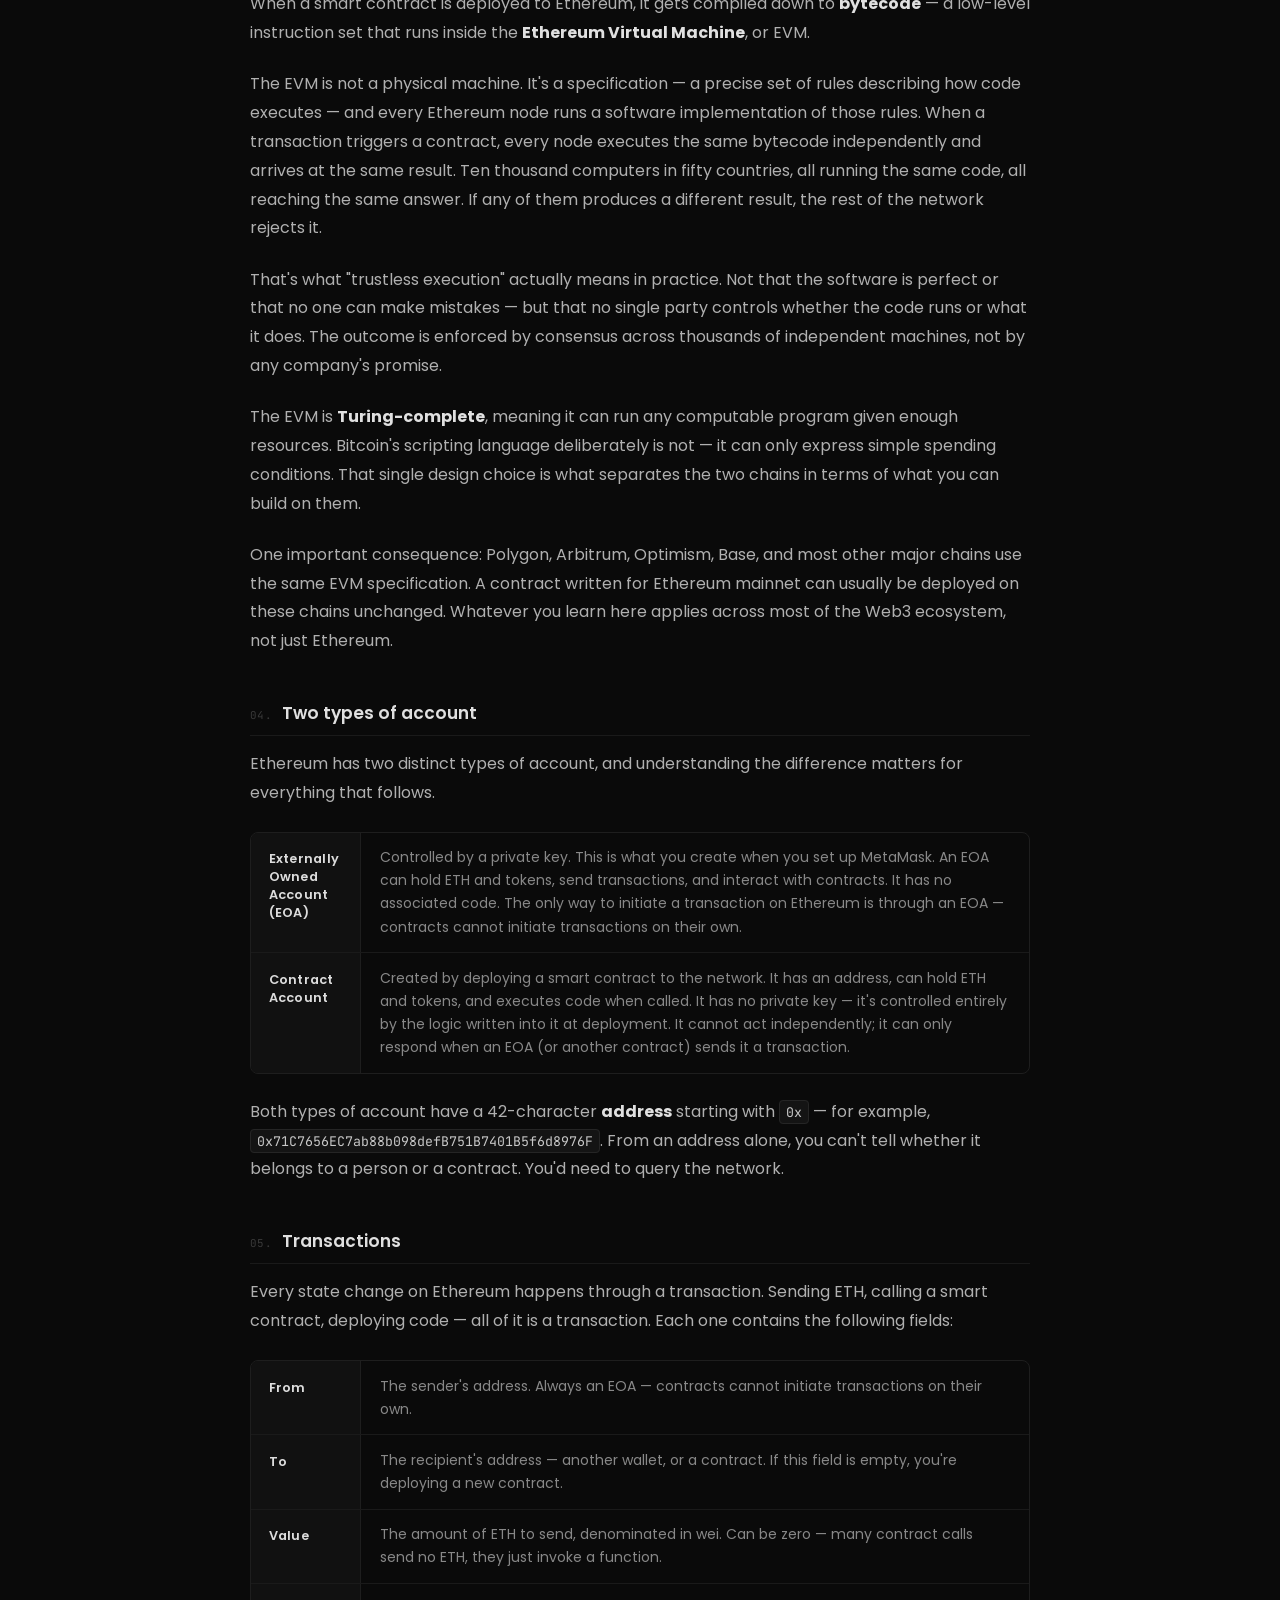
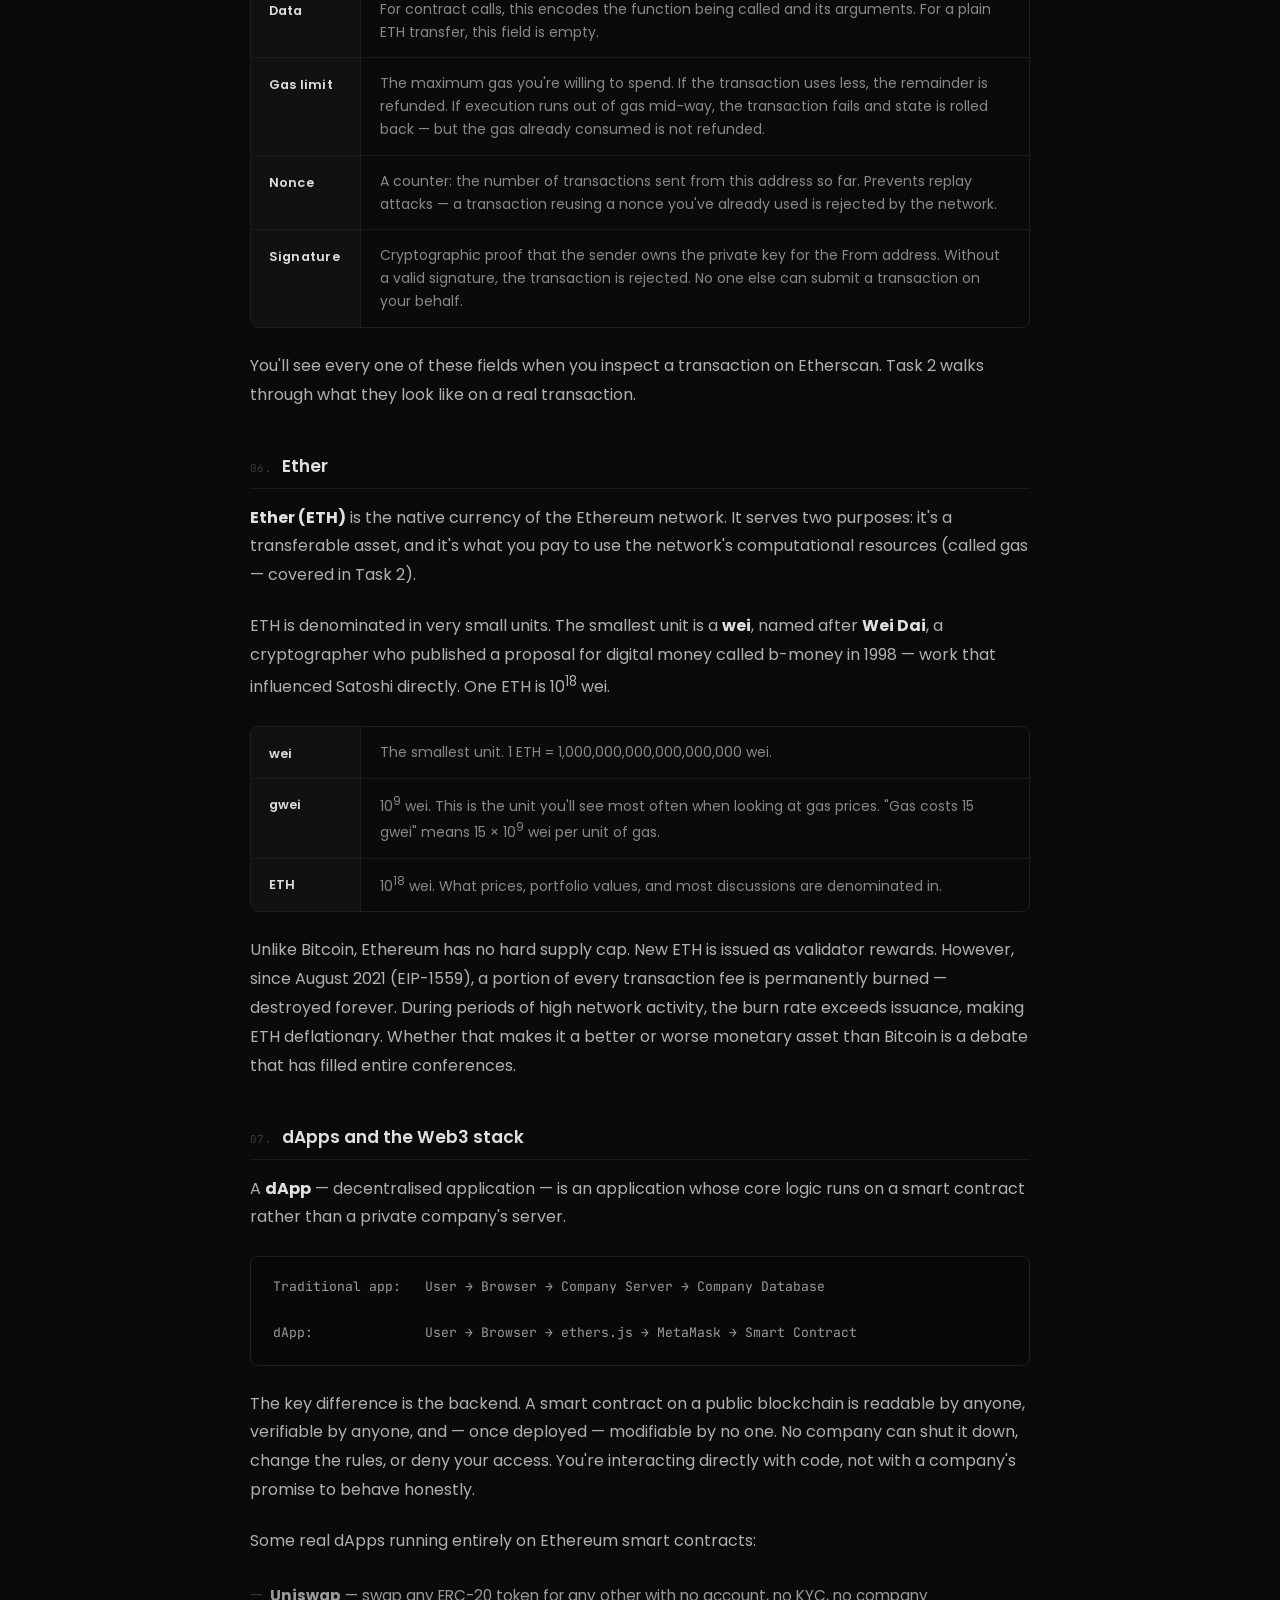
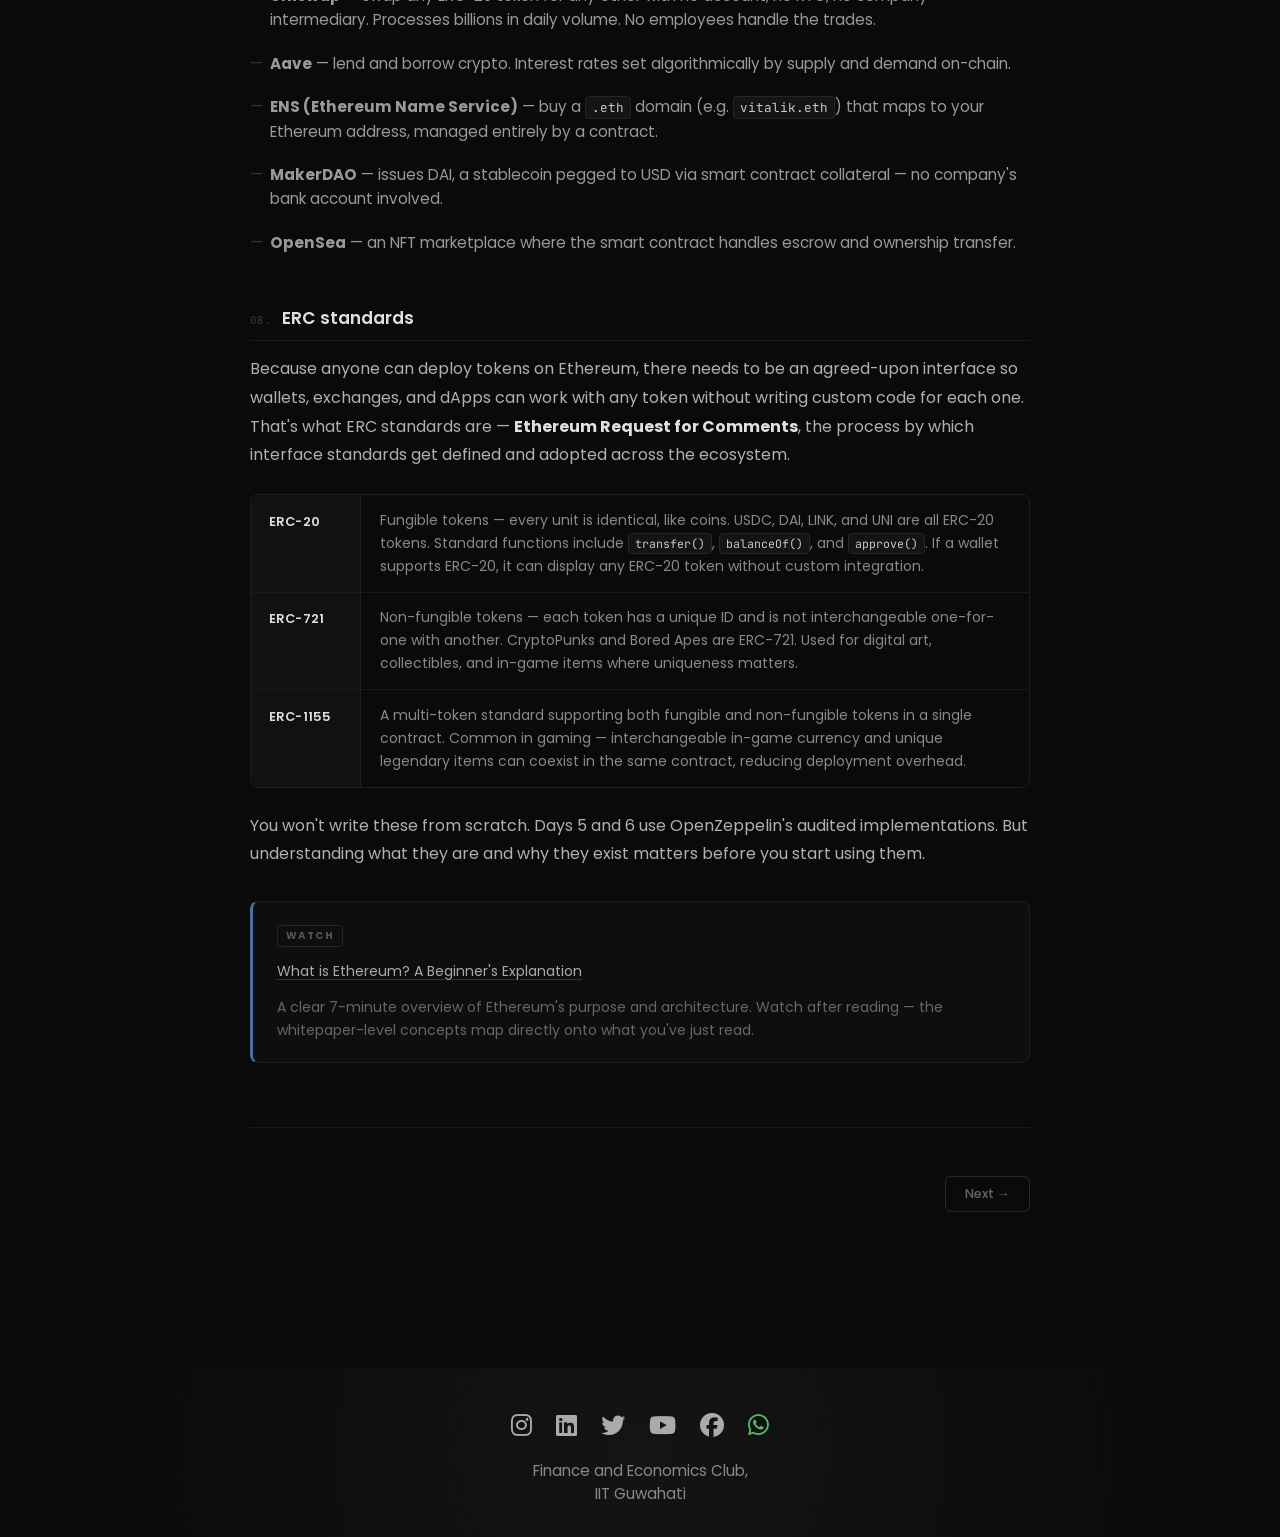
<file: day2.html>
<!doctype html>
<html lang="en">
  <head>
    <meta charset="UTF-8" />
    <meta name="viewport" content="width=device-width, initial-scale=1.0" />
    <title>Day 2 — Ethereum and Smart Contracts | BlockBase</title>
    <link
      href="https://fonts.googleapis.com/css2?family=Poppins&display=swap"
      rel="stylesheet"
    />
    <link
      href="https://fonts.googleapis.com/css2?family=Karantina&display=swap"
      rel="stylesheet"
    />
    <link
      href="https://fonts.googleapis.com/css2?family=Nico+Moji&display=swap"
      rel="stylesheet"
    />
    <link
      href="https://fonts.googleapis.com/css2?family=JetBrains+Mono:wght@400;500&display=swap"
      rel="stylesheet"
    />
    <link
      rel="stylesheet"
      href="https://cdnjs.cloudflare.com/ajax/libs/font-awesome/6.4.0/css/all.min.css"
    />
    <link rel="stylesheet" href="style.css" />
  </head>
  <body>
    <div class="reading-progress" id="readingProgress"></div>
    <nav class="navbar">
      <div class="logo-container">
        <img src="blockbase.png" alt="Blockbase" />
        <img src="fec.png" alt="FEC IITG" />
      </div>
      <ul class="nav-links">
        <li><a href="index.html#about">About</a></li>
        <li><a href="index.html#curriculum">Curriculum</a></li>
        <li>
          <a
            href="https://chat.whatsapp.com/EUfRkvIR5DPALPlOOrjKJf?mode=gi_t"
            class="nav-whatsapp"
            target="_blank"
            rel="noopener"
            ><i class="fab fa-whatsapp"></i> Join Blockbase WhatsApp</a
          >
        </li>
      </ul>
    </nav>

    <div class="reader-wrap">
      <div class="reader-header">
        <a href="index.html#curriculum" class="back-link"
          ><i class="fas fa-arrow-left"></i> Back to Curriculum</a
        >
        <div>
          <span class="day-pill">Day 2</span>
          <h1 class="day-header-title">Ethereum and Smart Contracts</h1>
        </div>
      </div>

      <div class="task-tabs">
        <button class="task-tab active" data-index="0">
          Task 1 &mdash; What is Ethereum?
        </button>
        <button class="task-tab" data-index="1">
          Task 2 &mdash; Gas, Wallets, and Getting Started
        </button>
        <button class="task-tab" data-index="2">
          Task 3 &mdash; Proof of Work vs Proof of Stake
        </button>
      </div>

      <div class="reader-body">
        <!-- ═══════════════════════════════════════════════════════════ TASK 1 -->
        <article id="task1" class="task-pane active">
          <p>
            Bitcoin solved one specific problem: how to transfer value between
            two people, anywhere in the world, without trusting anyone in the
            middle. It does that one thing extremely well. But it was never
            designed to do much else.
          </p>

          <p>
            In late 2013, a 19-year-old named Vitalik Buterin started thinking
            about what it would mean to build a blockchain that could run
            arbitrary code — not just transfer a currency, but execute any
            program. He'd been writing about Bitcoin for a year, had read
            everything, and had watched developers try to build applications on
            top of it. Each time, they hit the same ceiling. Bitcoin's scripting
            language is deliberately limited. You can write simple conditions
            for spending coins. You can't build a loan protocol or a voting
            system or an exchange. The foundation was too narrow.
          </p>

          <p>
            His proposal: a new blockchain with a general-purpose programming
            environment built in. Not a blockchain for currency. A blockchain
            for computation.
          </p>

          <h3>Where Ethereum came from</h3>

          <p>
            Vitalik Buterin was born in 1994 in Russia, moved to Canada as a
            child. He was prodigiously good at mathematics — reportedly three
            times faster at mental arithmetic than his peers by age four.
          </p>

          <p>
            As a teenager he played World of Warcraft obsessively. One day,
            Blizzard patched the game and removed the damage component from his
            favourite warlock skill — <em>Siphon Life</em>. Vitalik was
            devastated. He later wrote:
            <em
              >"I happily played World of Warcraft during 2007–2010, but one day
              Blizzard removed the damage component from my warlock's Siphon
              Life spell... I cried myself to sleep, and on that day I realised
              what horrors centralised services can bring."</em
            >
            A trivial grievance. But it planted something: the instinct that
            centralised systems — where one company can unilaterally change
            something that matters to you — are a problem.
          </p>

          <p>
            In 2011, at 17, he discovered Bitcoin through his father. He had no
            money to buy it, so he started writing articles for a cryptocurrency
            blog at 5 BTC per article. By late 2011, he'd co-founded
            <strong>Bitcoin Magazine</strong> — the first serious publication
            dedicated to cryptocurrency — and was its lead writer. The following
            year he won a <strong>Thiel Fellowship</strong>: a $100,000 grant to
            pursue a project instead of finishing college. He dropped out of the
            University of Waterloo.
          </p>

          <p>
            He spent the next year travelling the world visiting every notable
            crypto project. He talked to developers, read whitepapers,
            understood every approach being tried. And he noticed the same
            pattern everywhere: each project was building one specific
            application on a blockchain — a decentralised domain name system, a
            prediction market, a storage network. Each was rebuilding its own
            consensus layer from scratch just to do one thing. The insight:
            <em
              >what if instead of application-specific blockchains, there was a
              general-purpose blockchain that anyone could build any application
              on?</em
            >
          </p>

          <p>
            In November 2013, he wrote the whitepaper. He was 19. He took it to
            Bitcoin developers, who told him it wasn't necessary — use Bitcoin's
            scripting language. (Bitcoin's script is deliberately not
            Turing-complete: it can express conditions for spending coins, but
            it cannot run arbitrary programs.) He decided to build it
            independently.
          </p>

          <p>
            <strong>Gavin Wood</strong> wrote the technical specification — the
            Yellow Paper — and invented Solidity, the language you'll start
            writing in Day 3. <strong>Charles Hoskinson</strong> handled early
            operations before a falling-out; he went on to found Cardano.
            <strong>Joseph Lubin</strong> co-founded the Ethereum Foundation and
            later ConsenSys, the company now behind MetaMask.
          </p>

          <p>Key moments in Ethereum's history since then:</p>

          <ul class="content-list">
            <li>
              <strong>January 2014</strong> — Ethereum announced publicly at the
              Bitcoin conference in Miami
            </li>
            <li>
              <strong>July–August 2014</strong> — The crowdsale raises 31,591
              BTC (~$18 million at the time) — one of the first major token
              sales ever conducted
            </li>
            <li>
              <strong>July 30, 2015</strong> — Mainnet launches. The team named
              it "Frontier" — deliberately framing it as a frontier, not a
              finished product.
            </li>
            <li>
              <strong>June 2016</strong> — The DAO hack: ~$60 million in ETH
              stolen from a popular smart contract via a re-entrancy
              vulnerability. The community controversially hard-forked to
              reverse the theft, splitting the chain into
              <strong>Ethereum (ETH)</strong> and
              <strong>Ethereum Classic (ETC)</strong> — the unforked chain that
              refused the reversal on the grounds that "code is law."
            </li>
            <li>
              <strong>2020</strong> — DeFi Summer: Uniswap, Compound, and Aave
              collectively handle billions in daily volume on Ethereum smart
              contracts. Decentralised Finance becomes real.
            </li>
            <li>
              <strong>September 15, 2022</strong> — The Merge: Ethereum switches
              from Proof of Work to Proof of Stake. Energy use drops 99.95%
              overnight. One of the most complex live software migrations ever
              executed on infrastructure holding hundreds of billions of
              dollars. (Task 3 covers this in detail.)
            </li>
            <li>
              <strong>2024 onwards</strong> — Layer 2 networks (Arbitrum,
              Optimism, Base, zkSync) scale Ethereum's throughput massively. The
              ecosystem is now a multi-chain world built on Ethereum's security.
            </li>
          </ul>

          <h3>Smart contracts</h3>

          <p>
            The term predates Ethereum by over two decades. A computer scientist
            named <strong>Nick Szabo</strong> described the concept in 1994: a
            contract whose terms are directly written as code, executing
            automatically when conditions are met, without needing a lawyer,
            court, or any other enforcement mechanism.
          </p>

          <p>
            His classic example was a vending machine. You insert the correct
            amount of money; the machine releases a product. No human needs to
            verify the payment or hand you the item. The logic is built into the
            machine. Trust is replaced by mechanism.
          </p>

          <p>
            Szabo's idea was mostly theoretical for years — digital systems
            couldn't guarantee that code would execute as written, because they
            all ran on servers owned and controlled by someone. A database
            administrator could alter the logic. A company could shut the system
            down. The trust problem was just moved, not eliminated.
          </p>

          <p>
            Ethereum solved this. A <strong>smart contract</strong> on Ethereum
            is a program deployed to the blockchain. Once it's deployed, no one
            can alter it — not the developer who wrote it, not Vitalik, not any
            government. The code runs exactly as written, every time, on
            thousands of nodes simultaneously. The execution is transparent and
            verifiable by anyone.
          </p>

          <p>
            In practice, smart contracts power most of what you'll interact with
            in Web3: token standards, decentralised exchanges, lending
            protocols, NFT marketplaces, stablecoins. All of it is running on
            contract code that no one can unilaterally alter.
          </p>

          <h3>The EVM</h3>

          <p>
            When a smart contract is deployed to Ethereum, it gets compiled down
            to <strong>bytecode</strong> — a low-level instruction set that runs
            inside the <strong>Ethereum Virtual Machine</strong>, or EVM.
          </p>

          <p>
            The EVM is not a physical machine. It's a specification — a precise
            set of rules describing how code executes — and every Ethereum node
            runs a software implementation of those rules. When a transaction
            triggers a contract, every node executes the same bytecode
            independently and arrives at the same result. Ten thousand computers
            in fifty countries, all running the same code, all reaching the same
            answer. If any of them produces a different result, the rest of the
            network rejects it.
          </p>

          <p>
            That's what "trustless execution" actually means in practice. Not
            that the software is perfect or that no one can make mistakes — but
            that no single party controls whether the code runs or what it does.
            The outcome is enforced by consensus across thousands of independent
            machines, not by any company's promise.
          </p>

          <p>
            The EVM is <strong>Turing-complete</strong>, meaning it can run any
            computable program given enough resources. Bitcoin's scripting
            language deliberately is not — it can only express simple spending
            conditions. That single design choice is what separates the two
            chains in terms of what you can build on them.
          </p>

          <p>
            One important consequence: Polygon, Arbitrum, Optimism, Base, and
            most other major chains use the same EVM specification. A contract
            written for Ethereum mainnet can usually be deployed on these chains
            unchanged. Whatever you learn here applies across most of the Web3
            ecosystem, not just Ethereum.
          </p>

          <h3>Two types of account</h3>

          <p>
            Ethereum has two distinct types of account, and understanding the
            difference matters for everything that follows.
          </p>

          <dl class="definition-list">
            <div class="def-row">
              <dt>Externally Owned Account (EOA)</dt>
              <dd>
                Controlled by a private key. This is what you create when you
                set up MetaMask. An EOA can hold ETH and tokens, send
                transactions, and interact with contracts. It has no associated
                code. The only way to initiate a transaction on Ethereum is
                through an EOA — contracts cannot initiate transactions on their
                own.
              </dd>
            </div>
            <div class="def-row">
              <dt>Contract Account</dt>
              <dd>
                Created by deploying a smart contract to the network. It has an
                address, can hold ETH and tokens, and executes code when called.
                It has no private key — it's controlled entirely by the logic
                written into it at deployment. It cannot act independently; it
                can only respond when an EOA (or another contract) sends it a
                transaction.
              </dd>
            </div>
          </dl>

          <p>
            Both types of account have a 42-character
            <strong>address</strong> starting with <code>0x</code> — for
            example, <code>0x71C7656EC7ab88b098defB751B7401B5f6d8976F</code>.
            From an address alone, you can't tell whether it belongs to a person
            or a contract. You'd need to query the network.
          </p>

          <h3>Transactions</h3>

          <p>
            Every state change on Ethereum happens through a transaction.
            Sending ETH, calling a smart contract, deploying code — all of it is
            a transaction. Each one contains the following fields:
          </p>

          <dl class="definition-list">
            <div class="def-row">
              <dt>From</dt>
              <dd>
                The sender's address. Always an EOA — contracts cannot initiate
                transactions on their own.
              </dd>
            </div>
            <div class="def-row">
              <dt>To</dt>
              <dd>
                The recipient's address — another wallet, or a contract. If this
                field is empty, you're deploying a new contract.
              </dd>
            </div>
            <div class="def-row">
              <dt>Value</dt>
              <dd>
                The amount of ETH to send, denominated in wei. Can be zero —
                many contract calls send no ETH, they just invoke a function.
              </dd>
            </div>
            <div class="def-row">
              <dt>Data</dt>
              <dd>
                For contract calls, this encodes the function being called and
                its arguments. For a plain ETH transfer, this field is empty.
              </dd>
            </div>
            <div class="def-row">
              <dt>Gas limit</dt>
              <dd>
                The maximum gas you're willing to spend. If the transaction uses
                less, the remainder is refunded. If execution runs out of gas
                mid-way, the transaction fails and state is rolled back — but
                the gas already consumed is not refunded.
              </dd>
            </div>
            <div class="def-row">
              <dt>Nonce</dt>
              <dd>
                A counter: the number of transactions sent from this address so
                far. Prevents replay attacks — a transaction reusing a nonce
                you've already used is rejected by the network.
              </dd>
            </div>
            <div class="def-row">
              <dt>Signature</dt>
              <dd>
                Cryptographic proof that the sender owns the private key for the
                From address. Without a valid signature, the transaction is
                rejected. No one else can submit a transaction on your behalf.
              </dd>
            </div>
          </dl>

          <p>
            You'll see every one of these fields when you inspect a transaction
            on Etherscan. Task 2 walks through what they look like on a real
            transaction.
          </p>

          <h3>Ether</h3>

          <p>
            <strong>Ether (ETH)</strong> is the native currency of the Ethereum
            network. It serves two purposes: it's a transferable asset, and it's
            what you pay to use the network's computational resources (called
            gas — covered in Task 2).
          </p>

          <p>
            ETH is denominated in very small units. The smallest unit is a
            <strong>wei</strong>, named after <strong>Wei Dai</strong>, a
            cryptographer who published a proposal for digital money called
            b-money in 1998 — work that influenced Satoshi directly. One ETH is
            10<sup>18</sup>
            wei.
          </p>

          <dl class="definition-list">
            <div class="def-row">
              <dt>wei</dt>
              <dd>The smallest unit. 1 ETH = 1,000,000,000,000,000,000 wei.</dd>
            </div>
            <div class="def-row">
              <dt>gwei</dt>
              <dd>
                10<sup>9</sup> wei. This is the unit you'll see most often when
                looking at gas prices. "Gas costs 15 gwei" means 15 × 10<sup
                  >9</sup
                >
                wei per unit of gas.
              </dd>
            </div>
            <div class="def-row">
              <dt>ETH</dt>
              <dd>
                10<sup>18</sup> wei. What prices, portfolio values, and most
                discussions are denominated in.
              </dd>
            </div>
          </dl>

          <p>
            Unlike Bitcoin, Ethereum has no hard supply cap. New ETH is issued
            as validator rewards. However, since August 2021 (EIP-1559), a
            portion of every transaction fee is permanently burned — destroyed
            forever. During periods of high network activity, the burn rate
            exceeds issuance, making ETH deflationary. Whether that makes it a
            better or worse monetary asset than Bitcoin is a debate that has
            filled entire conferences.
          </p>

          <h3>dApps and the Web3 stack</h3>

          <p>
            A <strong>dApp</strong> — decentralised application — is an
            application whose core logic runs on a smart contract rather than a
            private company's server.
          </p>

          <pre><code>Traditional app:   User → Browser → Company Server → Company Database

dApp:              User → Browser → ethers.js → MetaMask → Smart Contract</code></pre>

          <p>
            The key difference is the backend. A smart contract on a public
            blockchain is readable by anyone, verifiable by anyone, and — once
            deployed — modifiable by no one. No company can shut it down, change
            the rules, or deny your access. You're interacting directly with
            code, not with a company's promise to behave honestly.
          </p>

          <p>Some real dApps running entirely on Ethereum smart contracts:</p>

          <ul class="content-list">
            <li>
              <strong>Uniswap</strong> — swap any ERC-20 token for any other
              with no account, no KYC, no company intermediary. Processes
              billions in daily volume. No employees handle the trades.
            </li>
            <li>
              <strong>Aave</strong> — lend and borrow crypto. Interest rates set
              algorithmically by supply and demand on-chain.
            </li>
            <li>
              <strong>ENS (Ethereum Name Service)</strong> — buy a
              <code>.eth</code> domain (e.g. <code>vitalik.eth</code>) that maps
              to your Ethereum address, managed entirely by a contract.
            </li>
            <li>
              <strong>MakerDAO</strong> — issues DAI, a stablecoin pegged to USD
              via smart contract collateral — no company's bank account
              involved.
            </li>
            <li>
              <strong>OpenSea</strong> — an NFT marketplace where the smart
              contract handles escrow and ownership transfer.
            </li>
          </ul>

          <h3>ERC standards</h3>

          <p>
            Because anyone can deploy tokens on Ethereum, there needs to be an
            agreed-upon interface so wallets, exchanges, and dApps can work with
            any token without writing custom code for each one. That's what ERC
            standards are — <strong>Ethereum Request for Comments</strong>, the
            process by which interface standards get defined and adopted across
            the ecosystem.
          </p>

          <dl class="definition-list">
            <div class="def-row">
              <dt>ERC-20</dt>
              <dd>
                Fungible tokens — every unit is identical, like coins. USDC,
                DAI, LINK, and UNI are all ERC-20 tokens. Standard functions
                include <code>transfer()</code>, <code>balanceOf()</code>, and
                <code>approve()</code>. If a wallet supports ERC-20, it can
                display any ERC-20 token without custom integration.
              </dd>
            </div>
            <div class="def-row">
              <dt>ERC-721</dt>
              <dd>
                Non-fungible tokens — each token has a unique ID and is not
                interchangeable one-for-one with another. CryptoPunks and Bored
                Apes are ERC-721. Used for digital art, collectibles, and
                in-game items where uniqueness matters.
              </dd>
            </div>
            <div class="def-row">
              <dt>ERC-1155</dt>
              <dd>
                A multi-token standard supporting both fungible and non-fungible
                tokens in a single contract. Common in gaming — interchangeable
                in-game currency and unique legendary items can coexist in the
                same contract, reducing deployment overhead.
              </dd>
            </div>
          </dl>

          <p>
            You won't write these from scratch. Days 5 and 6 use OpenZeppelin's
            audited implementations. But understanding what they are and why
            they exist matters before you start using them.
          </p>

          <div class="resource-card watch-card">
            <span class="resource-label">Watch</span>
            <a
              href="https://www.youtube.com/watch?v=jxLkbJozKbY"
              target="_blank"
              rel="noopener"
              >What is Ethereum? A Beginner's Explanation</a
            >
            <p>
              A clear 7-minute overview of Ethereum's purpose and architecture.
              Watch after reading — the whitepaper-level concepts map directly
              onto what you've just read.
            </p>
          </div>
        </article>

        <!-- ═══════════════════════════════════════════════════════════ TASK 2 -->
        <article id="task2" class="task-pane">
          <p>
            Before you can deploy a contract or send a transaction, two things
            need to be clear: why every operation on Ethereum costs something,
            and what a wallet actually is. Both are misunderstood in ways that
            cause real problems for people.
          </p>

          <h3>Gas</h3>

          <p>
            Consider what it actually means to run a program on a network of ten
            thousand independent computers. Every time someone calls a function
            on a smart contract, that function executes on every node
            simultaneously. Add two numbers, read from storage, update a
            balance, call another contract — each operation burns real CPU time,
            replicated across the entire network. Something has to price that.
          </p>

          <p>
            That something is <strong>gas</strong>. Gas is a unit of computation
            — not ETH itself, but a measure of how much work a given operation
            requires from the EVM. A simple ETH transfer costs exactly 21,000
            gas. A more complex contract interaction — checking balances,
            updating state, emitting events — might cost 200,000. Writing to
            permanent on-chain storage, the most expensive EVM operation, costs
            20,000 gas per 32-byte slot.
          </p>

          <p>The total transaction fee you pay is:</p>

          <pre><code>fee = gas used × gas price (in gwei)

Example:
  Gas used:    21,000  (a simple ETH transfer)
  Gas price:   15 gwei
  Total fee:   21,000 × 15 gwei = 315,000 gwei = 0.000315 ETH</code></pre>

          <p>To build intuition for what different operations actually cost:</p>

          <div class="table-wrap">
            <table>
              <thead>
                <tr>
                  <th>Operation</th>
                  <th>Gas used</th>
                  <th>At 20 gwei</th>
                  <th>In ETH</th>
                </tr>
              </thead>
              <tbody>
                <tr>
                  <td>Simple ETH transfer</td>
                  <td>21,000</td>
                  <td>420,000 gwei</td>
                  <td>0.00042 ETH</td>
                </tr>
                <tr>
                  <td>ERC-20 token transfer</td>
                  <td>~65,000</td>
                  <td>1,300,000 gwei</td>
                  <td>0.0013 ETH</td>
                </tr>
                <tr>
                  <td>Contract interaction</td>
                  <td>~100,000–200,000</td>
                  <td>2–4M gwei</td>
                  <td>0.002–0.004 ETH</td>
                </tr>
                <tr>
                  <td>Complex DeFi swap</td>
                  <td>~300,000</td>
                  <td>6,000,000 gwei</td>
                  <td>0.006 ETH</td>
                </tr>
              </tbody>
            </table>
          </div>

          <p>
            Gas also solves a problem that comes directly from the EVM being
            Turing-complete. Because you can write any program, you can
            accidentally — or deliberately — write an infinite loop. If
            computation were free, one transaction could spin forever and lock
            up the entire network. Gas is how the protocol enforces a ceiling:
            every transaction includes a <strong>gas limit</strong>, the maximum
            it's allowed to consume. Hit that limit before execution finishes
            and the transaction fails, all state changes are rolled back, and
            the gas spent up to that point is still charged. You paid for the
            work the network did, even though the result was failure.
          </p>

          <h3>How fees are priced — EIP-1559</h3>

          <p>
            Before August 2021, gas pricing was a blind auction. You guessed
            what other people were paying, added a margin, and hoped your
            transaction got in. During periods of congestion, users routinely
            overpaid by 10x because they were afraid of guessing too low and
            waiting hours for confirmation. It was a terrible user experience,
            and the unpredictability made it hard to build anything that
            required reliable cost estimates.
          </p>

          <p>
            <strong>EIP-1559</strong>, implemented in August 2021, replaced the
            auction. Every block now has a <strong>base fee</strong> — a minimum
            price per gas unit — set algorithmically by the protocol itself, not
            by user bids. You pay the base fee plus an optional
            <strong>priority fee</strong> (tip) to the validator. The base fee
            is <em>burned</em> — sent to a zero address and permanently removed
            from supply. No one collects it.
          </p>

          <dl class="definition-list">
            <div class="def-row">
              <dt>Base fee</dt>
              <dd>
                Set by the protocol. Rises when blocks are more than 50% full,
                falls when they're less than 50% full. This makes fee estimation
                far more predictable than the old auction model.
              </dd>
            </div>
            <div class="def-row">
              <dt>Priority fee (tip)</dt>
              <dd>
                Paid to the validator. Incentivises validators to include your
                transaction rather than a competing one with the same base fee.
                During congestion, a higher tip gets you in sooner.
              </dd>
            </div>
            <div class="def-row">
              <dt>Max fee</dt>
              <dd>
                The maximum per-gas price you're willing to pay in total. If
                base fee + priority fee is less than your max fee, you're
                refunded the difference. This lets you set a ceiling without
                overpaying.
              </dd>
            </div>
          </dl>

          <p>
            Because the base fee adjusts automatically, fees spike during
            congestion (everyone competing for the same block space) and drop
            during quiet periods. Weekdays during US and European market hours
            tend to be expensive. Weekends and late-night UTC are cheaper. For
            test deployments, this doesn't matter — you'll be on a testnet with
            free ETH. For production, it does.
          </p>

          <div class="resource-card try-card">
            <span class="resource-label">Try it</span>
            <a
              href="https://etherscan.io/gastracker"
              target="_blank"
              rel="noopener"
              >etherscan.io/gastracker</a
            >
            <p>
              Look at the current gas price in gwei. Check what a "standard"
              transfer costs in USD. Then use the formula above to verify:
              21,000 gas × current base fee in gwei = fee in gwei → convert to
              ETH → convert to USD. The numbers should match the tracker's
              estimate.
            </p>
            <p>
              Come back to this page at different times of day over the next few
              days and notice how much the base fee fluctuates. The range is
              typically 5–100 gwei depending on network load.
            </p>
          </div>

          <h3>Reading a transaction on Etherscan</h3>

          <p>
            Every transaction on Ethereum is public and permanently recorded.
            Etherscan is a block explorer — a website that reads the chain and
            presents it in a readable form. You'll use it throughout the course
            to inspect deployments, debug failures, and verify that your
            transactions did what you intended.
          </p>

          <p>
            Go to
            <a
              href="https://sepolia.etherscan.io"
              target="_blank"
              rel="noopener"
              >sepolia.etherscan.io</a
            >
            and click any transaction hash on the homepage. Here's what each
            field means:
          </p>

          <div class="table-wrap">
            <table>
              <thead>
                <tr>
                  <th>Field</th>
                  <th>What it means</th>
                </tr>
              </thead>
              <tbody>
                <tr>
                  <td>Transaction Hash</td>
                  <td>
                    The unique identifier for this transaction — a hash of its
                    contents
                  </td>
                </tr>
                <tr>
                  <td>Status</td>
                  <td>
                    Success or Failed. A failed transaction still costs gas.
                  </td>
                </tr>
                <tr>
                  <td>Block</td>
                  <td>Which block this transaction was included in</td>
                </tr>
                <tr>
                  <td>From / To</td>
                  <td>Sender address (EOA) and recipient (EOA or contract)</td>
                </tr>
                <tr>
                  <td>Value</td>
                  <td>ETH transferred. Zero for pure contract calls.</td>
                </tr>
                <tr>
                  <td>Transaction Fee</td>
                  <td>Gas used × gas price — the actual amount paid in ETH</td>
                </tr>
                <tr>
                  <td>Gas Limit / Gas Used</td>
                  <td>
                    What the sender was willing to spend vs. what was actually
                    consumed
                  </td>
                </tr>
                <tr>
                  <td>Gas Price</td>
                  <td>Price per gas unit at time of inclusion, in gwei</td>
                </tr>
              </tbody>
            </table>
          </div>

          <p>
            Find a transaction that called a contract — the "To" field will show
            a contract address rather than a wallet. Click through to the
            contract, then open the <strong>Contract</strong> tab. On verified
            contracts, you'll see the Solidity source code. Skim it even if you
            can't read it yet — function names and parameter types are readable
            before you know the language. Click the
            <strong>Read Contract</strong> tab to call view functions directly
            from the browser, with no transaction and no gas fee.
          </p>

          <div class="resource-card demo-card">
            <span class="resource-label">Explore</span>
            <a
              href="https://etherscan.io/block/0"
              target="_blank"
              rel="noopener"
              >etherscan.io/block/0</a
            >
            <p>
              Ethereum's Genesis Block — mined July 30, 2015. It contains 8,893
              transactions: all the ICO participants receiving their
              pre-allocated ETH. Compare this to Bitcoin's Genesis Block, which
              contained exactly one transaction (the mining reward to Satoshi).
              The difference reflects how each network launched.
            </p>
            <p>
              Bonus: Vitalik's address is publicly known —
              <code>0xab5801a7d398351b8be11c439e05c5b3259aec9b</code>. Look it
              up on Etherscan and scroll through his earliest transactions.
            </p>
          </div>

          <h3>What a wallet is</h3>

          <p>
            The most common misconception in crypto: a wallet stores your coins.
            It doesn't. Your coins — your ETH, your tokens — exist as entries on
            the blockchain. They don't live in any app. They can't be moved to
            your wallet or out of it.
          </p>

          <p>
            What a wallet stores is a <strong>private key</strong>: a randomly
            generated 256-bit number. That's all. The private key is what gives
            you the ability to sign transactions from your address. Whoever
            holds the private key controls the account. The wallet application
            is just software for managing and using that key.
          </p>

          <p>Here's how the cryptography works:</p>

          <pre><code>Private key  →  (elliptic curve multiplication)  →  Public key
Public key   →  (Keccak-256 hash, last 20 bytes)   →  Address (0x...)</code></pre>

          <p>
            The derivation only goes one way. Given an address, you cannot
            recover the public key. Given a public key, you cannot recover the
            private key. Anyone can send ETH to your address — it's public. Only
            you can spend from it — because only you have the private key that
            proves ownership when signing a transaction.
          </p>

          <p>
            Lose the private key, and you lose access to the account.
            Permanently. There is no customer support. There is no "forgot
            password." The blockchain doesn't know who you are — it only
            verifies signatures. Roughly 20% of all Bitcoin in existence is
            estimated to be permanently inaccessible due to lost keys.
          </p>

          <h3>Seed phrases</h3>

          <p>
            A 256-bit private key is a number like
            <code>0x4c0883a69102937d6231471b5dbb6e538eba2ef399a9a9bed4...</code
            >. No one can memorise that. The <strong>seed phrase</strong> (also
            called a mnemonic or recovery phrase) is a human-readable encoding
            of the same information.
          </p>

          <p>
            Under the <strong>BIP-39</strong> standard, a 128-bit seed becomes
            12 words; a 256-bit seed becomes 24 words. Each word maps to an
            entry in a fixed 2048-word list. The words carry the full entropy of
            the original key — writing them down in order is exactly equivalent
            to writing down the private key itself.
          </p>

          <blockquote>
            "witch collapse practice feed shame open despair creek road again
            ice least" — a valid BIP-39 seed phrase (do not use this one)
          </blockquote>

          <p>What this means in practice:</p>

          <ul class="content-list">
            <li>
              Anyone who reads your seed phrase has full access to your account.
              It doesn't matter that they don't have your phone or your MetaMask
              password. The words are the key.
            </li>
            <li>
              Never enter your seed phrase into any website or app other than
              your wallet during initial setup. Any site asking for it is
              attempting to steal your funds.
            </li>
            <li>
              Write it on paper and store it somewhere physically secure. A
              screenshot is a liability — phones get stolen, cloud backups get
              breached.
            </li>
            <li>
              One seed phrase can generate many accounts (addresses), each with
              its own private key. MetaMask uses this — "Account 1", "Account 2"
              are all derived from the same seed via a deterministic path
              (BIP-44).
            </li>
          </ul>

          <h3>Setting up MetaMask</h3>

          <p>
            You've read about wallets in theory. Now you need one.
            <strong>MetaMask</strong> is a browser extension that stores your
            private key, manages your accounts, and connects to dApps so they
            can request transaction signatures from you. It's not a particularly
            elegant piece of software — there are better-designed alternatives —
            but it's what the ecosystem standardised on. Every tutorial, every
            protocol's documentation, every course on Web3 assumes you have
            MetaMask. Install it.
          </p>

          <p>Get it set up before Day 3:</p>

          <ul class="content-list">
            <li>
              Go to <strong>metamask.io</strong> and install the extension for
              your browser (Chrome, Brave, or Firefox). Only install from the
              official site — there are many fake MetaMask extensions designed
              to steal keys.
            </li>
            <li>
              Select <strong>"Create a new wallet"</strong>. Set a local
              password (this only protects the extension on your device — it's
              not the same as your seed phrase).
            </li>
            <li>
              Write down your <strong>12-word seed phrase</strong> on paper.
              MetaMask will ask you to confirm it in order. Do not skip this
              step. Store it somewhere you won't lose it.
            </li>
            <li>
              Once set up, add the <strong>Sepolia testnet</strong>: in
              MetaMask, go to the network dropdown → "Add a network" → search
              for Sepolia. This is the test network you'll deploy contracts on.
              Everything on Sepolia is fake ETH with no monetary value.
            </li>
            <li>
              Get test ETH from the faucet linked below. Paste your MetaMask
              address, request funds, and within a minute you should see test
              ETH appear in your wallet.
            </li>
          </ul>

          <div class="resource-card explore-card">
            <span class="resource-label">Install</span>
            <a
              href="https://metamask.io/download/"
              target="_blank"
              rel="noopener"
              >metamask.io/download</a
            >
            <p>
              Install MetaMask from the official site only. After setup, copy
              your wallet address (the 0x... string at the top of the extension)
              — you'll need it for the faucet.
            </p>
          </div>

          <div class="resource-card try-card">
            <span class="resource-label">Faucet</span>
            <a
              href="https://cloud.google.com/application/web3/faucet/ethereum/sepolia"
              target="_blank"
              rel="noopener"
              >Sepolia Faucet — Google Cloud</a
            >
            <p>
              Paste your MetaMask address and request 0.05 Sepolia ETH. This is
              more than enough to deploy several contracts and run transactions
              during the course. If this faucet is rate-limiting you, a backup
              option is
              <a href="https://sepoliafaucet.com" target="_blank" rel="noopener"
                >sepoliafaucet.com</a
              >.
            </p>
          </div>

          <div class="resource-card demo-card">
            <span class="resource-label">Explore</span>
            <a
              href="https://sepolia.etherscan.io"
              target="_blank"
              rel="noopener"
              >sepolia.etherscan.io</a
            >
            <p>
              Once you've received test ETH, search for your address on Sepolia
              Etherscan. You'll see the incoming faucet transaction — the same
              view you'll use to inspect contract deployments and transactions
              throughout the course. Note the gas used, the fee paid (in test
              ETH), and the block it was included in.
            </p>
          </div>
        </article>

        <!-- ═══════════════════════════════════════════════════════════ TASK 3 -->
        <article id="task3" class="task-pane">
          <p>
            Every blockchain faces the same fundamental question: when thousands
            of nodes each receive a batch of transactions, how do they agree on
            which are valid and in what order? No central authority decides. The
            nodes don't trust each other. And yet the network must converge on a
            single agreed-upon history.
          </p>

          <p>
            The mechanism by which nodes reach this agreement is called
            <strong>consensus</strong>. Bitcoin and Ethereum have used different
            approaches to it, and understanding the difference matters —
            especially for Ethereum, which switched mechanisms in September
            2022.
          </p>

          <h3>Proof of Work</h3>

          <p>
            Bitcoin's answer to consensus is computational competition. When
            it's time to add the next block, every miner on the network races to
            solve the same puzzle: find a number — called a
            <strong>nonce</strong> — such that when you combine it with the
            block's contents and hash everything together, the result starts
            with a specific number of zeros.
          </p>

          <pre><code>Hash(block data + nonce) must start with 0000000000...</code></pre>

          <p>
            There's no clever shortcut. The only approach is brute force: try
            nonces one by one — 1, 2, 3, ..., 3,847,291 — billions of attempts
            per second on modern ASIC mining hardware — until one produces a
            valid hash. The number of required leading zeros is the
            <strong>difficulty target</strong>, which the network adjusts every
            2,016 blocks (~2 weeks) to keep average block time around 10 minutes
            regardless of how much total mining power is on the network.
          </p>

          <p>
            The first miner to find a valid nonce broadcasts the block to the
            network. Other nodes verify it in milliseconds — checking that
            <code>Hash(block + nonce)</code> starts with enough zeros is a
            single computation. This asymmetry is the core of Proof of Work:
            finding the solution is expensive; verifying it is essentially free.
          </p>

          <p>
            The winning miner earns a <strong>block reward</strong> — newly
            minted Bitcoin. This is how new BTC enters circulation. Bitcoin's
            total supply is hardcoded at <strong>21 million BTC</strong>. The
            reward halves every 210,000 blocks (~4 years): 50 BTC at launch,
            then 25, 12.5, 6.25, 3.125 (current, after the April 2024 halving).
            When all 21 million are mined — around 2140 — miners will earn
            transaction fees only.
          </p>

          <p>
            <strong>Why this provides security:</strong> Rewriting blockchain
            history would require redoing all the computational work for every
            block you want to change — and finishing before the honest network
            adds more blocks on top. To successfully do this, you'd need to
            control more than half the network's total computing power — hence
            the <strong>51% attack</strong>. For Bitcoin, the combined hash rate
            is currently in the hundreds of exahashes per second. Acquiring 51%
            of that would cost more money than most nations' GDP. For smaller
            chains with fewer miners, the same attack might cost a few hundred
            dollars per hour.
          </p>

          <p>
            <strong>The energy problem:</strong> Proof of Work is intentionally
            wasteful. The computational difficulty <em>is</em> the security —
            the irreversibility of burned electricity is what makes the record
            trustworthy. Bitcoin's network currently consumes roughly as much
            electricity as a medium-sized country. Whether that tradeoff is
            acceptable is one of the more genuine debates in the space. It is
            the primary reason Ethereum moved away from PoW.
          </p>

          <h3>Proof of Stake</h3>

          <p>
            Ethereum's answer replaces computational competition with
            collateral. Instead of burning electricity to earn the right to
            propose a block, validators lock up <strong>32 ETH</strong> as a
            deposit. This is called <strong>staking</strong>.
          </p>

          <p>How block production works under Ethereum's Proof of Stake:</p>

          <ul class="content-list">
            <li>
              Every 12 seconds is a <strong>slot</strong>. Each slot, one
              validator is randomly selected — weighted by stake, using a
              verifiable random function built from validator contributions — to
              <strong>propose</strong> the next block.
            </li>
            <li>
              A committee of other validators — hundreds of them —
              <strong>attests</strong> to the validity of the proposed block. An
              attestation is a vote: "I've verified this block and I agree it
              should be added."
            </li>
            <li>
              When enough attestations accumulate (a supermajority), the block
              is added. The proposer and attesters earn small rewards in ETH.
            </li>
            <li>
              After two rounds of voting (Casper FFG), a block achieves
              <strong>finality</strong> — it would be economically catastrophic
              to reverse it. Ethereum's finality takes about 12–15 minutes,
              compared to Bitcoin's probabilistic deepening over hours.
            </li>
          </ul>

          <p>
            <strong>Slashing:</strong> If a validator tries to cheat — signing
            two different blocks for the same slot, or submitting votes that
            contradict their previous ones — the protocol detects it. The
            validator's staked ETH is <strong>slashed</strong>: a portion (up to
            all 32 ETH) is permanently destroyed by the protocol, and the
            validator is ejected from the network. The cost of cheating isn't
            wasted electricity — it's the direct financial destruction of the
            asset you staked.
          </p>

          <p>
            This changes the security model. Under PoW, an attacker buys
            hardware and burns electricity. Under PoS, an attacker must first
            acquire an enormous amount of ETH (currently requiring tens of
            billions of dollars), stake it, and then risk losing it all to
            slashing if caught. The attack would also likely crash the price of
            the ETH being used to fund it. Attacking Ethereum PoS is
            economically self-destructive in a way that attacking a PoW chain
            isn't.
          </p>

          <h3>Side-by-side comparison</h3>

          <div class="table-wrap">
            <table>
              <thead>
                <tr>
                  <th></th>
                  <th>Proof of Work</th>
                  <th>Proof of Stake</th>
                </tr>
              </thead>
              <tbody>
                <tr>
                  <td>Who proposes blocks?</td>
                  <td>Whoever solves the puzzle first (miners)</td>
                  <td>Randomly selected validator (weighted by stake)</td>
                </tr>
                <tr>
                  <td>How to participate</td>
                  <td>Buy ASIC mining hardware</td>
                  <td>Lock up 32 ETH as collateral</td>
                </tr>
                <tr>
                  <td>Security mechanism</td>
                  <td>
                    Cost of electricity — irreversible physical expenditure
                  </td>
                  <td>
                    Cost of staked ETH — slashing destroys it on detection
                  </td>
                </tr>
                <tr>
                  <td>Punishment for cheating</td>
                  <td>Wasted electricity + lost block reward</td>
                  <td>Staked ETH slashed (destroyed by protocol)</td>
                </tr>
                <tr>
                  <td>Energy use</td>
                  <td>
                    Extremely high — Bitcoin ≈ medium-sized country's
                    consumption
                  </td>
                  <td>~99.95% less than PoW</td>
                </tr>
                <tr>
                  <td>Block time</td>
                  <td>~10 min (Bitcoin) — probabilistic</td>
                  <td>12 seconds (Ethereum) — fixed slots</td>
                </tr>
                <tr>
                  <td>Finality</td>
                  <td>Probabilistic — deeper blocks = safer</td>
                  <td>Economic finality in ~12–15 min</td>
                </tr>
                <tr>
                  <td>Used by</td>
                  <td>Bitcoin (still PoW)</td>
                  <td>Ethereum (since September 2022)</td>
                </tr>
              </tbody>
            </table>
          </div>

          <h3>The Merge</h3>

          <p>
            On September 15, 2022, Ethereum executed one of the most technically
            audacious upgrades in software history. It switched a live network —
            holding hundreds of billions of dollars in assets, running thousands
            of dApps, processing millions of transactions — from one consensus
            mechanism to an entirely different one, with no downtime.
          </p>

          <p>
            The transition was called <strong>The Merge</strong> because it
            merged two previously separate chains: the original Ethereum
            proof-of-work chain (handling all transaction execution) and the
            Beacon Chain — a parallel proof-of-stake chain that had been running
            since December 2020 as a live test of the validator set, without
            processing transactions. When The Merge happened, the execution
            layer detached from proof-of-work and attached to the Beacon Chain's
            consensus.
          </p>

          <p>
            Block <strong>15,537,393</strong> was the last Proof of Work block,
            mined in the traditional way. Block <strong>15,537,394</strong> was
            the first Proof of Stake block, proposed by a validator. The
            transition happened at a pre-set terminal total difficulty — a
            cumulative hash value that the PoW chain was scheduled to hit,
            triggering the switch. The handoff was seamless.
          </p>

          <p>
            Energy consumption dropped 99.95% overnight. Ethereum went from
            consuming as much electricity as a mid-sized country to consuming
            roughly as much as a large website.
          </p>

          <h3>Is PoS as secure as PoW?</h3>

          <p>
            Genuinely debated. Both arguments have merit and it's worth
            understanding each.
          </p>

          <p>
            <strong>Bitcoin's camp argues:</strong> PoW's security is grounded
            in physics. When you mine a block, you burn real electricity that
            cannot be reclaimed. The cost is irreversible and external to the
            system. PoS security is denominated in ETH — a digital asset whose
            price fluctuates. Theoretical "nothing-at-stake" attacks — where
            validators vote on multiple chain branches because it costs them
            nothing — were a concern in early PoS designs.
          </p>

          <p>
            <strong>Ethereum's camp argues:</strong> Slashing eliminates the
            "nothing at stake" problem — validators have enormous skin in the
            game. An attack on Ethereum PoS requires acquiring enough ETH to
            control a third of the validator set (roughly $30–50 billion at
            current prices), then risking that ETH being slashed on detection.
            The attacker destroys their own investment in the process.
          </p>

          <p>
            Both systems are considered secure at their current scales. Whether
            the physical grounding of PoW is categorically superior to PoS's
            financial deterrence is a question that remains unresolved — and one
            you'll encounter in every serious discussion about blockchain
            architecture.
          </p>

          <div class="resource-card watch-card">
            <span class="resource-label">Watch</span>
            <a
              href="https://www.youtube.com/watch?v=EGL_8VU4p2M"
              target="_blank"
              rel="noopener"
              >How Does Ethereum Work? (Proof of Stake)</a
            >
            <p>
              A walkthrough of how Ethereum's validator network works — slots,
              epochs, attestations, and finality. Pairs directly with the
              sections above.
            </p>
          </div>

          <div class="resource-card explore-card">
            <span class="resource-label">Explore</span>
            <a
              href="https://etherscan.io/block/15537394"
              target="_blank"
              rel="noopener"
              >etherscan.io/block/15537394</a
            >
            <p>
              The first Proof of Stake block on Ethereum mainnet. Look at the
              "Proposed by" field — a validator address, not a miner. Then
              compare it to block
              <a
                href="https://etherscan.io/block/15537393"
                target="_blank"
                rel="noopener"
                >15,537,393</a
              >
              — the last PoW block — where the field reads "Mined by" instead.
            </p>
          </div>
        </article>
      </div>

      <div class="reader-footer-nav">
        <button class="nav-btn" id="prevTaskBtn" style="visibility: hidden">
          &larr; Previous
        </button>
        <button class="nav-btn" id="nextTaskBtn">Next &rarr;</button>
      </div>
    </div>

    <footer>
      <div class="social-icons">
        <a href="https://www.instagram.com/fec_iitg/" target="_blank"
          ><i class="fab fa-instagram"></i
        ></a>
        <a
          href="https://www.linkedin.com/company/finance-and-economics-club-iitg/"
          target="_blank"
          ><i class="fab fa-linkedin"></i
        ></a>
        <a href="https://x.com/fec_iitg" target="_blank"
          ><i class="fab fa-twitter"></i
        ></a>
        <a
          href="https://www.youtube.com/@financeandeconomicsclubiit1029"
          target="_blank"
          ><i class="fab fa-youtube"></i
        ></a>
        <a href="https://www.facebook.com/financeclubiitg/" target="_blank"
          ><i class="fab fa-facebook"></i
        ></a>
        <a
          href="https://chat.whatsapp.com/EUfRkvIR5DPALPlOOrjKJf?mode=gi_t"
          target="_blank"
          rel="noopener"
          ><i class="fab fa-whatsapp"></i
        ></a>
      </div>
      <p>Finance and Economics Club,</p>
      <p>IIT Guwahati</p>
    </footer>

    <script>
      const tabs = document.querySelectorAll(".task-tab");
      const panes = document.querySelectorAll(".task-pane");
      const prevBtn = document.getElementById("prevTaskBtn");
      const nextBtn = document.getElementById("nextTaskBtn");
      let current = 0;

      function showTask(index) {
        tabs.forEach((t, i) => t.classList.toggle("active", i === index));
        panes.forEach((p, i) => p.classList.toggle("active", i === index));
        current = index;
        prevBtn.style.visibility = current === 0 ? "hidden" : "visible";
        nextBtn.style.visibility =
          current === tabs.length - 1 ? "hidden" : "visible";
        window.scrollTo({ top: 0, behavior: "smooth" });
      }

      tabs.forEach((tab, i) =>
        tab.addEventListener("click", () => showTask(i)),
      );
      prevBtn.addEventListener("click", () => showTask(current - 1));
      nextBtn.addEventListener("click", () => showTask(current + 1));

      if (window.location.hash === "#task2") showTask(1);
      if (window.location.hash === "#task3") showTask(2);

      window.addEventListener("scroll", () => {
        const el = document.documentElement;
        const pct = (el.scrollTop / (el.scrollHeight - el.clientHeight)) * 100;
        document.getElementById("readingProgress").style.width =
          Math.min(pct, 100) + "%";
      });
    </script>
  </body>
</html>
</file>
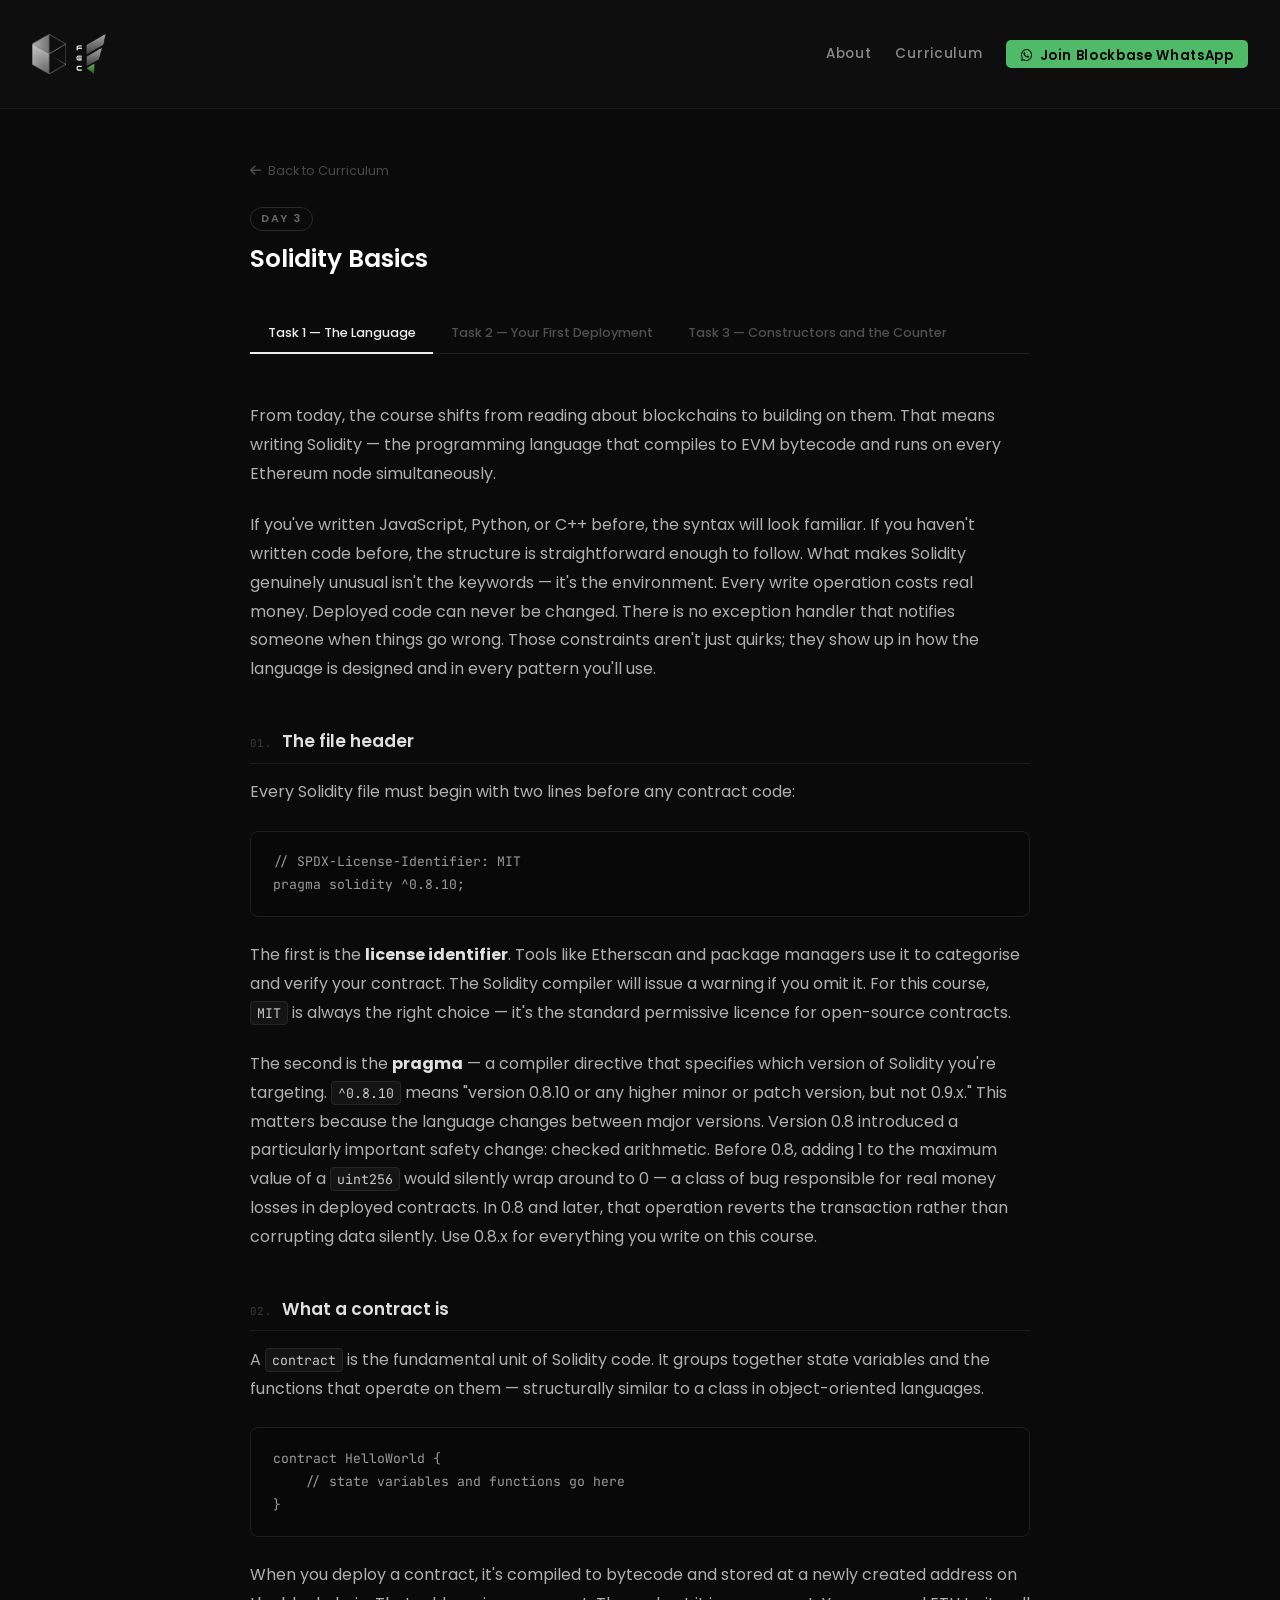
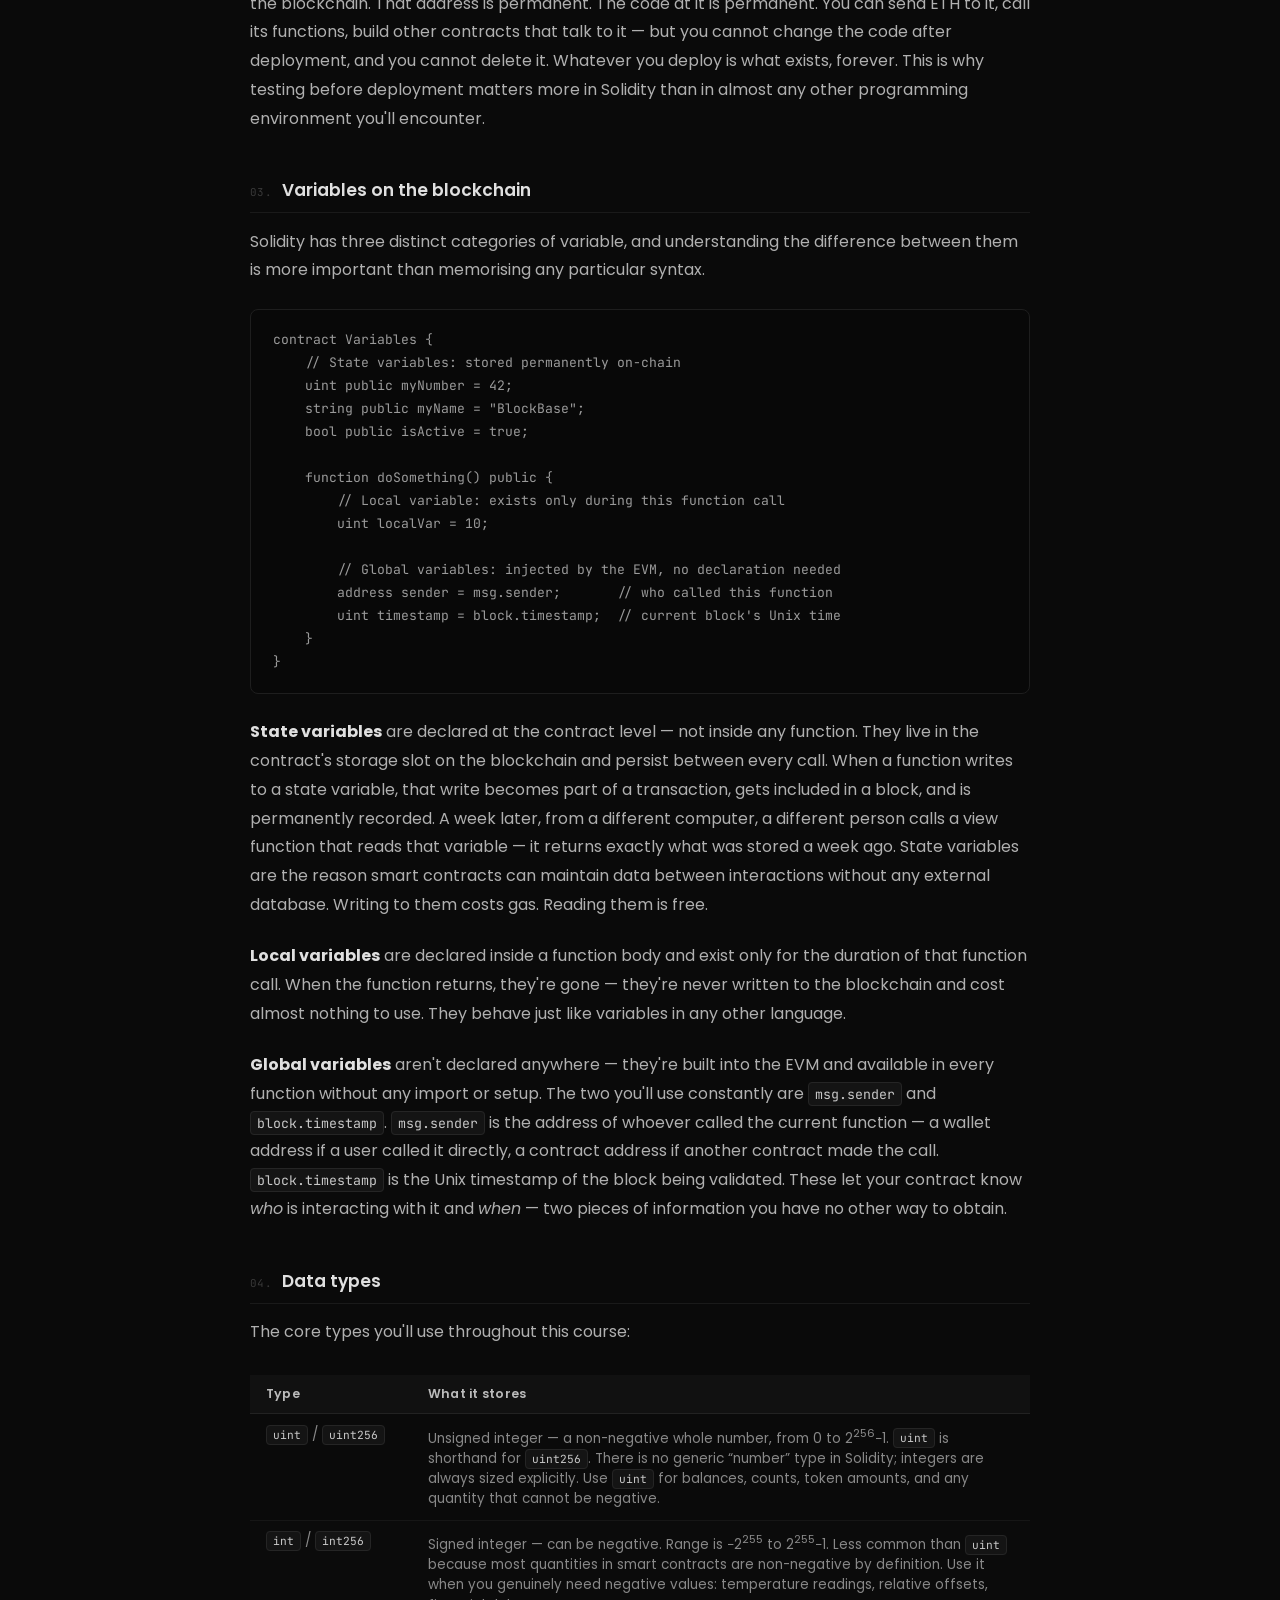
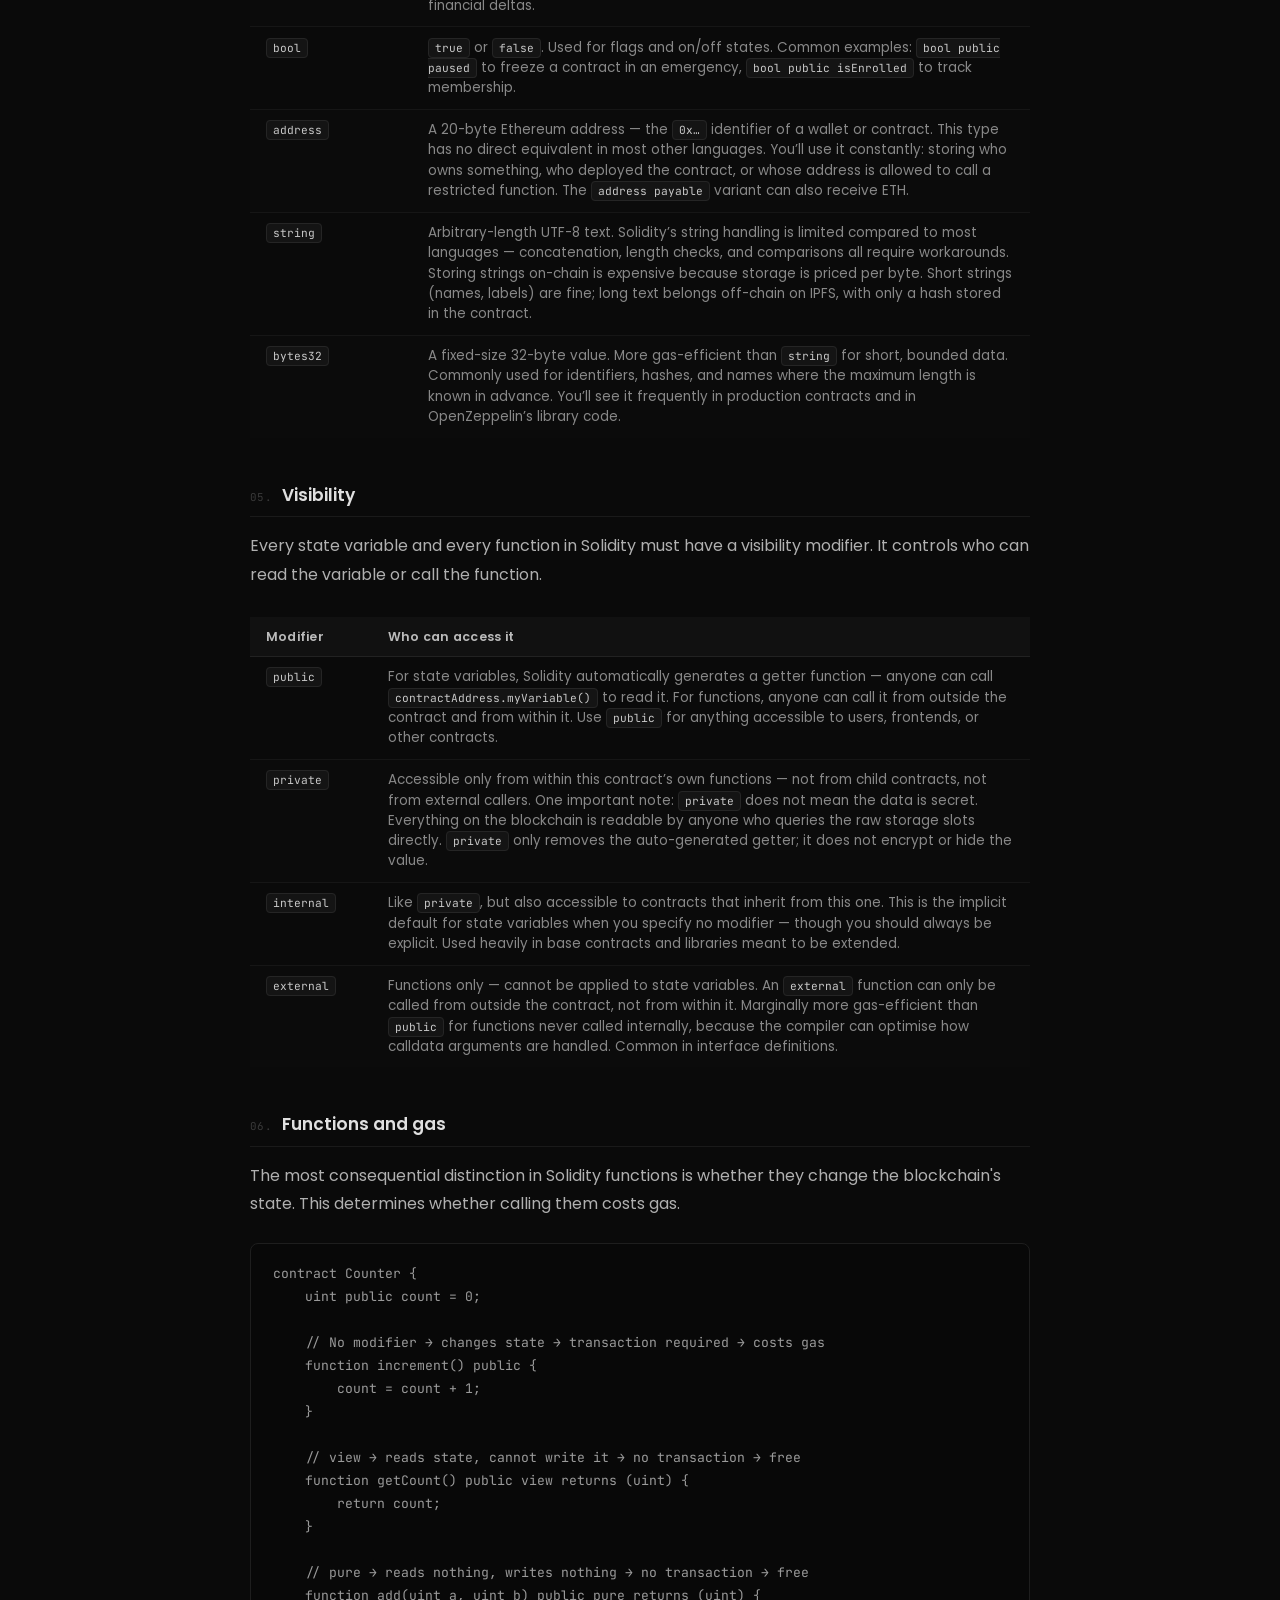
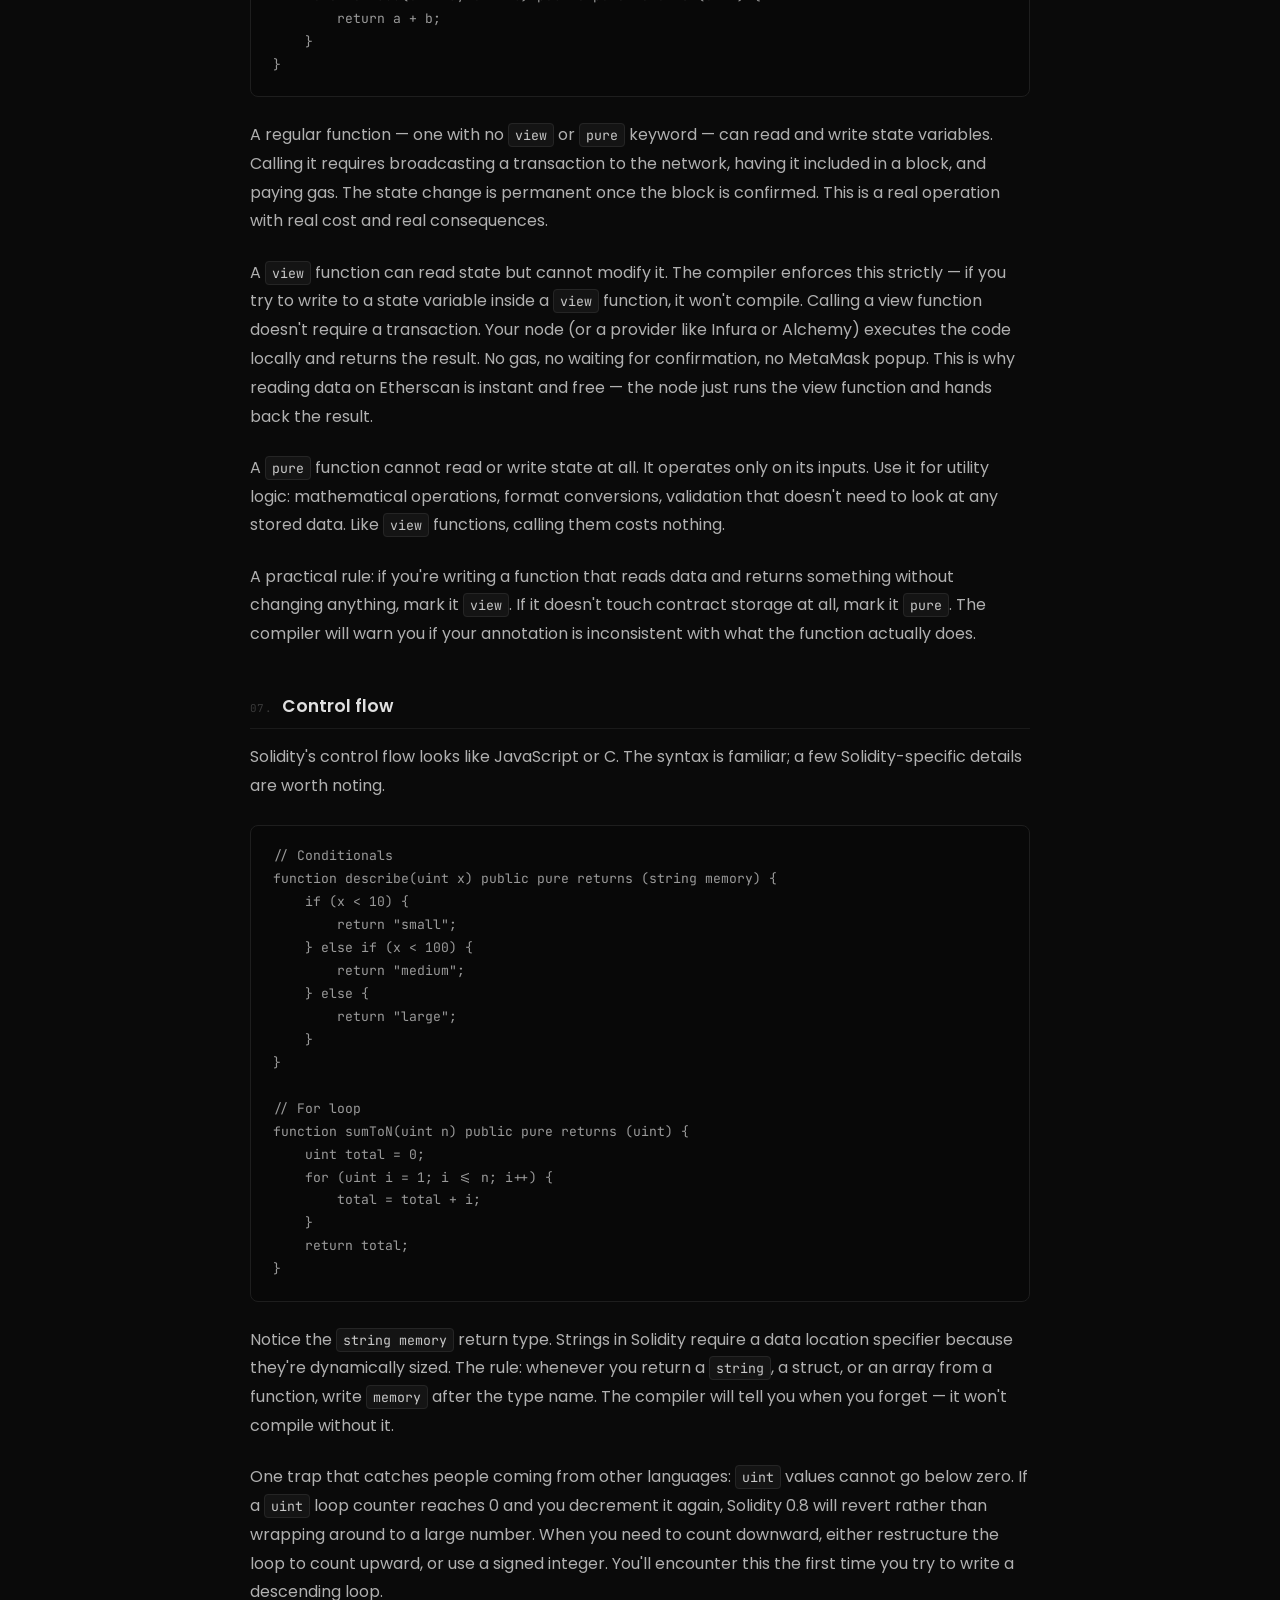
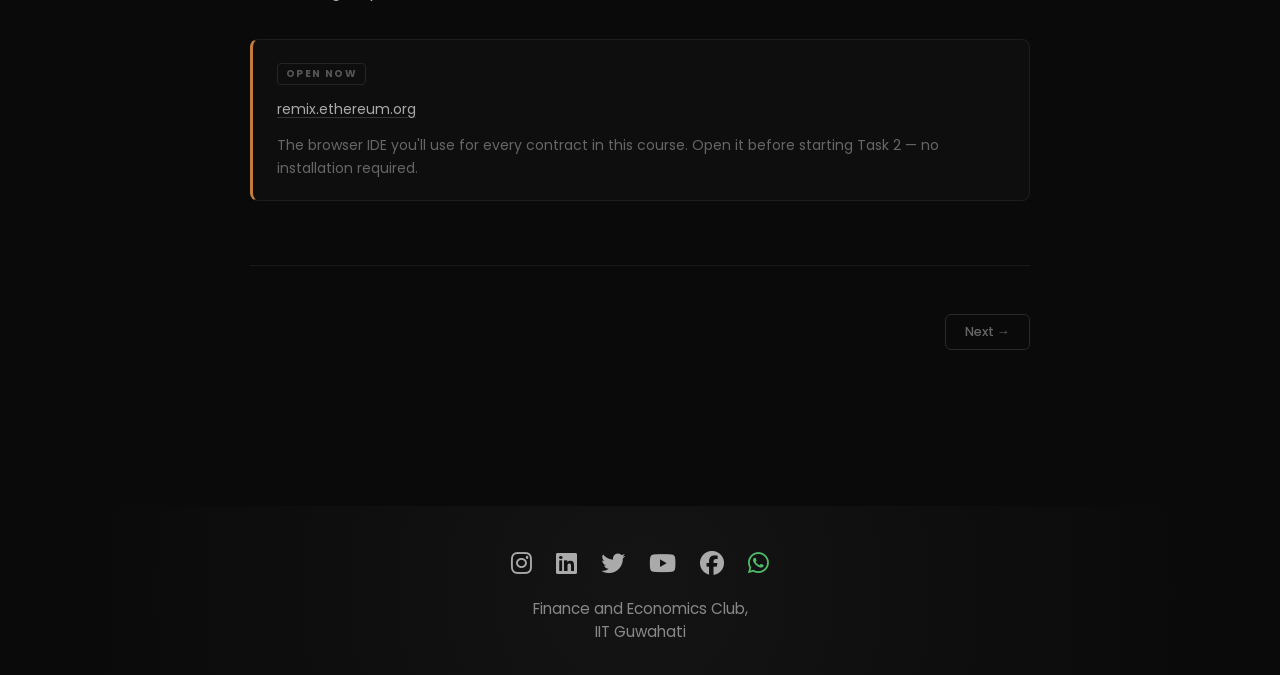
<file: day3.html>
<!doctype html>
<html lang="en">
  <head>
    <meta charset="UTF-8" />
    <meta name="viewport" content="width=device-width, initial-scale=1.0" />
    <title>Day 3 — Solidity Basics | BlockBase</title>
    <link
      href="https://fonts.googleapis.com/css2?family=Poppins&display=swap"
      rel="stylesheet"
    />
    <link
      href="https://fonts.googleapis.com/css2?family=Karantina&display=swap"
      rel="stylesheet"
    />
    <link
      href="https://fonts.googleapis.com/css2?family=Nico+Moji&display=swap"
      rel="stylesheet"
    />
    <link
      href="https://fonts.googleapis.com/css2?family=JetBrains+Mono:wght@400;500&display=swap"
      rel="stylesheet"
    />
    <link
      rel="stylesheet"
      href="https://cdnjs.cloudflare.com/ajax/libs/font-awesome/6.4.0/css/all.min.css"
    />
    <link rel="stylesheet" href="style.css" />
  </head>
  <body>
    <div class="reading-progress" id="readingProgress"></div>
    <nav class="navbar">
      <div class="logo-container">
        <img src="blockbase.png" alt="Blockbase" />
        <img src="fec.png" alt="FEC IITG" />
      </div>
      <ul class="nav-links">
        <li><a href="index.html#about">About</a></li>
        <li><a href="index.html#curriculum">Curriculum</a></li>
        <li>
          <a
            href="https://chat.whatsapp.com/EUfRkvIR5DPALPlOOrjKJf?mode=gi_t"
            class="nav-whatsapp"
            target="_blank"
            rel="noopener"
            ><i class="fab fa-whatsapp"></i> Join Blockbase WhatsApp</a
          >
        </li>
      </ul>
    </nav>

    <div class="reader-wrap">
      <div class="reader-header">
        <a href="index.html#curriculum" class="back-link"
          ><i class="fas fa-arrow-left"></i> Back to Curriculum</a
        >
        <div>
          <span class="day-pill">Day 3</span>
          <h1 class="day-header-title">Solidity Basics</h1>
        </div>
      </div>

      <div class="task-tabs">
        <button class="task-tab active" data-index="0">
          Task 1 &mdash; The Language
        </button>
        <button class="task-tab" data-index="1">
          Task 2 &mdash; Your First Deployment
        </button>
        <button class="task-tab" data-index="2">
          Task 3 &mdash; Constructors and the Counter
        </button>
      </div>

      <div class="reader-body">
        <!-- ═══════════════════════════════════════════════════════════ TASK 1 -->
        <article id="task1" class="task-pane active">
          <p>
            From today, the course shifts from reading about blockchains to
            building on them. That means writing Solidity — the programming
            language that compiles to EVM bytecode and runs on every Ethereum
            node simultaneously.
          </p>

          <p>
            If you've written JavaScript, Python, or C++ before, the syntax will
            look familiar. If you haven't written code before, the structure is
            straightforward enough to follow. What makes Solidity genuinely
            unusual isn't the keywords — it's the environment. Every write
            operation costs real money. Deployed code can never be changed.
            There is no exception handler that notifies someone when things go
            wrong. Those constraints aren't just quirks; they show up in how the
            language is designed and in every pattern you'll use.
          </p>

          <h3>The file header</h3>

          <p>
            Every Solidity file must begin with two lines before any contract
            code:
          </p>

          <pre><code>// SPDX-License-Identifier: MIT
pragma solidity ^0.8.10;</code></pre>

          <p>
            The first is the <strong>license identifier</strong>. Tools like
            Etherscan and package managers use it to categorise and verify your
            contract. The Solidity compiler will issue a warning if you omit it.
            For this course, <code>MIT</code> is always the right choice — it's
            the standard permissive licence for open-source contracts.
          </p>

          <p>
            The second is the <strong>pragma</strong> — a compiler directive
            that specifies which version of Solidity you're targeting.
            <code>^0.8.10</code> means "version 0.8.10 or any higher minor or
            patch version, but not 0.9.x." This matters because the language
            changes between major versions. Version 0.8 introduced a
            particularly important safety change: checked arithmetic. Before
            0.8, adding 1 to the maximum value of a <code>uint256</code> would
            silently wrap around to 0 — a class of bug responsible for real
            money losses in deployed contracts. In 0.8 and later, that operation
            reverts the transaction rather than corrupting data silently. Use
            0.8.x for everything you write on this course.
          </p>

          <h3>What a contract is</h3>

          <p>
            A <code>contract</code> is the fundamental unit of Solidity code. It
            groups together state variables and the functions that operate on
            them — structurally similar to a class in object-oriented languages.
          </p>

          <pre><code>contract HelloWorld {
    // state variables and functions go here
}</code></pre>

          <p>
            When you deploy a contract, it's compiled to bytecode and stored at
            a newly created address on the blockchain. That address is
            permanent. The code at it is permanent. You can send ETH to it, call
            its functions, build other contracts that talk to it — but you
            cannot change the code after deployment, and you cannot delete it.
            Whatever you deploy is what exists, forever. This is why testing
            before deployment matters more in Solidity than in almost any other
            programming environment you'll encounter.
          </p>

          <h3>Variables on the blockchain</h3>

          <p>
            Solidity has three distinct categories of variable, and
            understanding the difference between them is more important than
            memorising any particular syntax.
          </p>

          <pre><code>contract Variables {
    // State variables: stored permanently on-chain
    uint public myNumber = 42;
    string public myName = "BlockBase";
    bool public isActive = true;

    function doSomething() public {
        // Local variable: exists only during this function call
        uint localVar = 10;

        // Global variables: injected by the EVM, no declaration needed
        address sender = msg.sender;       // who called this function
        uint timestamp = block.timestamp;  // current block's Unix time
    }
}</code></pre>

          <p>
            <strong>State variables</strong> are declared at the contract level
            — not inside any function. They live in the contract's storage slot
            on the blockchain and persist between every call. When a function
            writes to a state variable, that write becomes part of a
            transaction, gets included in a block, and is permanently recorded.
            A week later, from a different computer, a different person calls a
            view function that reads that variable — it returns exactly what was
            stored a week ago. State variables are the reason smart contracts
            can maintain data between interactions without any external
            database. Writing to them costs gas. Reading them is free.
          </p>

          <p>
            <strong>Local variables</strong> are declared inside a function body
            and exist only for the duration of that function call. When the
            function returns, they're gone — they're never written to the
            blockchain and cost almost nothing to use. They behave just like
            variables in any other language.
          </p>

          <p>
            <strong>Global variables</strong> aren't declared anywhere — they're
            built into the EVM and available in every function without any
            import or setup. The two you'll use constantly are
            <code>msg.sender</code> and <code>block.timestamp</code>.
            <code>msg.sender</code> is the address of whoever called the current
            function — a wallet address if a user called it directly, a contract
            address if another contract made the call.
            <code>block.timestamp</code> is the Unix timestamp of the block
            being validated. These let your contract know <em>who</em> is
            interacting with it and <em>when</em> — two pieces of information
            you have no other way to obtain.
          </p>

          <h3>Data types</h3>

          <p>The core types you'll use throughout this course:</p>

          <div class="table-wrap">
            <table>
              <thead>
                <tr>
                  <th style="width: 130px">Type</th>
                  <th>What it stores</th>
                </tr>
              </thead>
              <tbody>
                <tr>
                  <td><code>uint</code> / <code>uint256</code></td>
                  <td>
                    Unsigned integer — a non-negative whole number, from 0 to
                    2<sup>256</sup>&minus;1. <code>uint</code> is shorthand for
                    <code>uint256</code>. There is no generic
                    &ldquo;number&rdquo; type in Solidity; integers are always
                    sized explicitly. Use <code>uint</code> for balances,
                    counts, token amounts, and any quantity that cannot be
                    negative.
                  </td>
                </tr>
                <tr>
                  <td><code>int</code> / <code>int256</code></td>
                  <td>
                    Signed integer — can be negative. Range is &minus;2<sup
                      >255</sup
                    >
                    to 2<sup>255</sup>&minus;1. Less common than
                    <code>uint</code> because most quantities in smart contracts
                    are non-negative by definition. Use it when you genuinely
                    need negative values: temperature readings, relative
                    offsets, financial deltas.
                  </td>
                </tr>
                <tr>
                  <td><code>bool</code></td>
                  <td>
                    <code>true</code> or <code>false</code>. Used for flags and
                    on/off states. Common examples:
                    <code>bool public paused</code> to freeze a contract in an
                    emergency, <code>bool public isEnrolled</code> to track
                    membership.
                  </td>
                </tr>
                <tr>
                  <td><code>address</code></td>
                  <td>
                    A 20-byte Ethereum address — the
                    <code>0x&hellip;</code> identifier of a wallet or contract.
                    This type has no direct equivalent in most other languages.
                    You&rsquo;ll use it constantly: storing who owns something,
                    who deployed the contract, or whose address is allowed to
                    call a restricted function. The
                    <code>address payable</code> variant can also receive ETH.
                  </td>
                </tr>
                <tr>
                  <td><code>string</code></td>
                  <td>
                    Arbitrary-length UTF-8 text. Solidity&rsquo;s string
                    handling is limited compared to most languages —
                    concatenation, length checks, and comparisons all require
                    workarounds. Storing strings on-chain is expensive because
                    storage is priced per byte. Short strings (names, labels)
                    are fine; long text belongs off-chain on IPFS, with only a
                    hash stored in the contract.
                  </td>
                </tr>
                <tr>
                  <td><code>bytes32</code></td>
                  <td>
                    A fixed-size 32-byte value. More gas-efficient than
                    <code>string</code> for short, bounded data. Commonly used
                    for identifiers, hashes, and names where the maximum length
                    is known in advance. You&rsquo;ll see it frequently in
                    production contracts and in OpenZeppelin&rsquo;s library
                    code.
                  </td>
                </tr>
              </tbody>
            </table>
          </div>

          <h3>Visibility</h3>

          <p>
            Every state variable and every function in Solidity must have a
            visibility modifier. It controls who can read the variable or call
            the function.
          </p>

          <div class="table-wrap">
            <table>
              <thead>
                <tr>
                  <th style="width: 90px">Modifier</th>
                  <th>Who can access it</th>
                </tr>
              </thead>
              <tbody>
                <tr>
                  <td><code>public</code></td>
                  <td>
                    For state variables, Solidity automatically generates a
                    getter function — anyone can call
                    <code>contractAddress.myVariable()</code> to read it. For
                    functions, anyone can call it from outside the contract and
                    from within it. Use <code>public</code> for anything
                    accessible to users, frontends, or other contracts.
                  </td>
                </tr>
                <tr>
                  <td><code>private</code></td>
                  <td>
                    Accessible only from within this contract&rsquo;s own
                    functions — not from child contracts, not from external
                    callers. One important note: <code>private</code> does not
                    mean the data is secret. Everything on the blockchain is
                    readable by anyone who queries the raw storage slots
                    directly. <code>private</code> only removes the
                    auto-generated getter; it does not encrypt or hide the
                    value.
                  </td>
                </tr>
                <tr>
                  <td><code>internal</code></td>
                  <td>
                    Like <code>private</code>, but also accessible to contracts
                    that inherit from this one. This is the implicit default for
                    state variables when you specify no modifier — though you
                    should always be explicit. Used heavily in base contracts
                    and libraries meant to be extended.
                  </td>
                </tr>
                <tr>
                  <td><code>external</code></td>
                  <td>
                    Functions only — cannot be applied to state variables. An
                    <code>external</code> function can only be called from
                    outside the contract, not from within it. Marginally more
                    gas-efficient than <code>public</code> for functions never
                    called internally, because the compiler can optimise how
                    calldata arguments are handled. Common in interface
                    definitions.
                  </td>
                </tr>
              </tbody>
            </table>
          </div>

          <h3>Functions and gas</h3>

          <p>
            The most consequential distinction in Solidity functions is whether
            they change the blockchain's state. This determines whether calling
            them costs gas.
          </p>

          <pre><code>contract Counter {
    uint public count = 0;

    // No modifier → changes state → transaction required → costs gas
    function increment() public {
        count = count + 1;
    }

    // view → reads state, cannot write it → no transaction → free
    function getCount() public view returns (uint) {
        return count;
    }

    // pure → reads nothing, writes nothing → no transaction → free
    function add(uint a, uint b) public pure returns (uint) {
        return a + b;
    }
}</code></pre>

          <p>
            A regular function — one with no <code>view</code> or
            <code>pure</code> keyword — can read and write state variables.
            Calling it requires broadcasting a transaction to the network,
            having it included in a block, and paying gas. The state change is
            permanent once the block is confirmed. This is a real operation with
            real cost and real consequences.
          </p>

          <p>
            A <code>view</code> function can read state but cannot modify it.
            The compiler enforces this strictly — if you try to write to a state
            variable inside a <code>view</code> function, it won't compile.
            Calling a view function doesn't require a transaction. Your node (or
            a provider like Infura or Alchemy) executes the code locally and
            returns the result. No gas, no waiting for confirmation, no MetaMask
            popup. This is why reading data on Etherscan is instant and free —
            the node just runs the view function and hands back the result.
          </p>

          <p>
            A <code>pure</code> function cannot read or write state at all. It
            operates only on its inputs. Use it for utility logic: mathematical
            operations, format conversions, validation that doesn't need to look
            at any stored data. Like <code>view</code> functions, calling them
            costs nothing.
          </p>

          <p>
            A practical rule: if you're writing a function that reads data and
            returns something without changing anything, mark it
            <code>view</code>. If it doesn't touch contract storage at all, mark
            it <code>pure</code>. The compiler will warn you if your annotation
            is inconsistent with what the function actually does.
          </p>

          <h3>Control flow</h3>

          <p>
            Solidity's control flow looks like JavaScript or C. The syntax is
            familiar; a few Solidity-specific details are worth noting.
          </p>

          <pre><code>// Conditionals
function describe(uint x) public pure returns (string memory) {
    if (x &lt; 10) {
        return "small";
    } else if (x &lt; 100) {
        return "medium";
    } else {
        return "large";
    }
}

// For loop
function sumToN(uint n) public pure returns (uint) {
    uint total = 0;
    for (uint i = 1; i &lt;= n; i++) {
        total = total + i;
    }
    return total;
}</code></pre>

          <p>
            Notice the <code>string memory</code> return type. Strings in
            Solidity require a data location specifier because they're
            dynamically sized. The rule: whenever you return a
            <code>string</code>, a struct, or an array from a function, write
            <code>memory</code> after the type name. The compiler will tell you
            when you forget — it won't compile without it.
          </p>

          <p>
            One trap that catches people coming from other languages:
            <code>uint</code> values cannot go below zero. If a
            <code>uint</code> loop counter reaches 0 and you decrement it again,
            Solidity 0.8 will revert rather than wrapping around to a large
            number. When you need to count downward, either restructure the loop
            to count upward, or use a signed integer. You'll encounter this the
            first time you try to write a descending loop.
          </p>

          <div class="resource-card explore-card">
            <span class="resource-label">Open now</span>
            <a href="https://remix.ethereum.org" target="_blank" rel="noopener"
              >remix.ethereum.org</a
            >
            <p>
              The browser IDE you'll use for every contract in this course. Open
              it before starting Task 2 — no installation required.
            </p>
          </div>
        </article>

        <!-- ═══════════════════════════════════════════════════════════ TASK 2 -->
        <article id="task2" class="task-pane">
          <p>
            You've read the syntax. Now you write a contract from scratch,
            deploy it to a simulated blockchain, and call its functions. The
            concepts from Task 1 stop being abstract the first time you see your
            state change persist across function calls.
          </p>

          <h3>Setting up Remix</h3>

          <p>
            <strong>Remix</strong> is a browser-based IDE for Solidity — no
            installation, no local setup, no Node.js environment to configure.
            Go to
            <a href="https://remix.ethereum.org" target="_blank" rel="noopener"
              >remix.ethereum.org</a
            >. Use Chrome, Firefox, or Brave. Do not use Safari — MetaMask
            doesn't work as a browser extension on it.
          </p>

          <p>The interface has three areas you'll work in constantly:</p>

          <ul class="content-list">
            <li>
              <strong>Left sidebar</strong> — File Explorer (your .sol files),
              Solidity Compiler (turns your code into bytecode), and Deploy
              &amp; Run (sends contracts to the VM or to a real network via
              MetaMask).
            </li>
            <li>
              <strong>Editor (centre)</strong> — where you write code. It has
              syntax highlighting and real-time error detection — red underlines
              appear as you type for syntax errors, yellow for warnings.
            </li>
            <li>
              <strong>Console (bottom)</strong> — transaction logs, compilation
              errors, and return values from function calls. Every deploy and
              every state-changing function call produces a log entry here.
              Green ticks mean success; red circles mean the transaction
              reverted.
            </li>
          </ul>

          <p>
            Remix comes with a few example contracts pre-loaded. Open
            <code>contracts/1_Storage.sol</code> and read through it before
            writing anything. It stores a single number and has a set and get
            function — a minimal example of the pattern you're about to build
            on.
          </p>

          <h3>Writing MyStorage</h3>

          <p>
            In the File Explorer (left sidebar), click the new file icon and
            name it <code>MyStorage.sol</code>. Then write the following
            contract — typing it out rather than pasting is worth the few extra
            minutes:
          </p>

          <pre><code>// SPDX-License-Identifier: MIT
pragma solidity ^0.8.10;

contract MyStorage {
    uint public storedNumber;
    string public storedMessage;
    address public lastCaller;

    function setNumber(uint _number) public {
        storedNumber = _number;
        lastCaller = msg.sender;
    }

    function setMessage(string memory _message) public {
        storedMessage = _message;
        lastCaller = msg.sender;
    }

    function getNumber() public view returns (uint) {
        return storedNumber;
    }
}</code></pre>

          <p>
            Read through it before deploying. There are three state variables:
            <code>storedNumber</code>, <code>storedMessage</code>, and
            <code>lastCaller</code>. All three are <code>public</code>, which
            means Solidity generates getter functions for each — Remix will show
            them as blue read buttons after deployment.
          </p>

          <p>
            The two setter functions each take a parameter (prefixed with
            <code>_</code> by convention, to distinguish function parameters
            from state variables that share the same name) and write it to
            storage. They also record <code>msg.sender</code> in
            <code>lastCaller</code> — so you can always see which address most
            recently wrote to the contract.
          </p>

          <p>
            <code>getNumber()</code> is marked <code>view</code> because it only
            reads <code>storedNumber</code> and returns it. It doesn't need to
            be a separate function — since <code>storedNumber</code> is public,
            the auto-generated getter does the same thing — but writing it
            explicitly is good practice for understanding which functions are
            free to call.
          </p>

          <h3>Compiling and deploying</h3>

          <ol class="content-list">
            <li>
              Click the <strong>Solidity Compiler</strong> tab in the left
              sidebar (the icon looks like an S shape). Select compiler version
              <code>0.8.10</code> or any higher 0.8.x. Click
              <strong>Compile MyStorage.sol</strong>. A green checkmark means
              success. A red circle means a syntax error — look at the console
              panel for the exact line number and description.
            </li>
            <li>
              Click the <strong>Deploy &amp; Run</strong> tab (the Ethereum
              diamond icon). Under Environment, select
              <strong>Remix VM (Shanghai)</strong> — this is a local in-browser
              simulation with fake ETH. No real network, no MetaMask, instant
              transactions.
            </li>
            <li>
              Under Contract, confirm <code>MyStorage</code> is selected. Click
              <strong>Deploy</strong>. The contract appears under "Deployed
              Contracts" in the bottom-left panel with its simulated address.
              Click the arrow to expand it.
            </li>
          </ol>

          <p>
            What just happened: the compiled bytecode was sent as a transaction
            to the VM's simulated blockchain. The VM assigned it a new contract
            address. That contract now exists at that address and responds to
            calls — the same way a real deployed contract does, just without a
            live network involved.
          </p>

          <h3>Interacting with your contract</h3>

          <p>
            With the deployed contract expanded, you'll see orange and blue
            buttons. Orange buttons trigger state-changing functions — they go
            through a simulated transaction and produce a log entry in the
            console. Blue buttons call view functions or read public state
            variables — they're instant and free.
          </p>

          <ul class="content-list">
            <li>
              Click <strong>setNumber</strong>, type <code>42</code> in the
              input box, and click the button. The console shows a green-tick
              transaction log.
            </li>
            <li>
              Click <strong>getNumber</strong> — it returns <code>42</code>. The
              number is now stored permanently in the simulated blockchain's
              state.
            </li>
            <li>
              Click <strong>setMessage</strong>, type
              <code>"Hello from BlockBase"</code> (include the quote marks), and
              submit.
            </li>
            <li>
              Click <strong>storedMessage</strong> — your string is returned.
            </li>
            <li>
              Click <strong>lastCaller</strong> — it shows the address that last
              wrote to the contract. Look at the Account dropdown at the top of
              the Deploy panel; it should be the same address.
            </li>
            <li>
              Switch to a different account in the Account dropdown. Call
              <strong>setNumber</strong> with a new value. Click
              <strong>lastCaller</strong> again — it now shows the new address.
            </li>
          </ul>

          <p>
            That last step is the key thing to notice:
            <code>msg.sender</code> is not a fixed value — it reflects whoever
            sent the current transaction. The contract automatically tracks
            which account last modified its state, with no manual passing of
            addresses required.
          </p>

          <div class="resource-card demo-card">
            <span class="resource-label">Reference</span>
            <a
              href="https://docs.soliditylang.org/en/v0.8.21/types.html"
              target="_blank"
              rel="noopener"
              >Solidity Types &mdash; Official Docs</a
            >
            <p>
              Full reference for every built-in type, from
              <code>uint8</code> through <code>uint256</code>, fixed-point
              numbers, and the distinction between <code>bytes32</code> and
              <code>string</code>. Use it when you want the exact specification.
            </p>
          </div>
        </article>

        <!-- ═══════════════════════════════════════════════════════════ TASK 3 -->
        <article id="task3" class="task-pane">
          <p>
            You can write, deploy, and interact with a basic contract. Before
            the challenge, two more tools that appear in nearly every real
            Solidity contract: the constructor and <code>require()</code>.
          </p>

          <h3>Constructors</h3>

          <p>
            A <strong>constructor</strong> is a special function that runs
            exactly once — at the moment the contract is deployed — and never
            again. It's the contract's setup code: a place to initialise state
            variables and capture information that's only available at
            deployment time.
          </p>

          <pre><code>contract Owned {
    address public owner;

    constructor() {
        owner = msg.sender;
    }
}</code></pre>

          <p>
            When this contract is deployed, <code>msg.sender</code> is the
            deployer's address. The constructor captures it immediately and
            stores it in <code>owner</code>. After that, the deployer's address
            is permanently recorded on-chain and available to every function in
            the contract for as long as the contract exists. There's no other
            way to capture the deployer's address — by the time any other
            function runs, <code>msg.sender</code> will be whoever called that
            function, not whoever deployed the contract.
          </p>

          <p>
            Constructors can also take parameters for configuring the contract
            at deployment time:
          </p>

          <pre><code>contract Configurable {
    uint public maxSupply;

    constructor(uint _maxSupply) {
        maxSupply = _maxSupply;
    }
}</code></pre>

          <p>
            When you deploy this in Remix, a text field appears next to the
            Deploy button asking for the <code>_maxSupply</code> value. Whatever
            you enter is stored permanently when the contract goes live. The
            constructor runs once and is gone — it cannot be called again later.
          </p>

          <h3>require()</h3>

          <p>
            <code>require()</code> is how you enforce preconditions. It takes a
            boolean condition and an error message. If the condition is false,
            the entire transaction reverts: no state changes, the error message
            is returned to the caller, and the gas used up to the revert point
            is charged (the rest is refunded).
          </p>

          <pre><code>function withdraw(uint _amount) public {
    require(_amount &gt; 0, "Amount must be positive");
    require(_amount &lt;= balance, "Insufficient balance");

    balance -= _amount;
    // transfer logic here
}</code></pre>

          <p>
            Both <code>require</code> checks must pass before the function does
            anything to state. If the first one fails — say,
            <code>_amount</code> is 0 — the function stops immediately.
            <code>balance</code> is never touched. The caller gets the message
            <code>"Amount must be positive"</code> back and a partial refund. If
            the first check passes but the second fails, same thing — everything
            reverts as if the call never happened.
          </p>

          <p>
            This is the primary pattern for input validation and access control
            in Solidity. The structure is always the same: check all
            preconditions at the top of the function, run the logic only if
            every check passes. You'll use it in nearly every function you
            write.
          </p>

          <h3>The Counter challenge</h3>

          <p>
            Build this contract from scratch in Remix — without copying the
            solution below. Use only what you've learned in Tasks 1, 2, and 3.
            If you get stuck on a specific piece, re-read the relevant section
            before looking at the answer.
          </p>

          <pre><code>Contract: Counter

State variables:
  count  — uint, starts at 0
  owner  — address, set to the deployer at deployment

Functions:
  increment()  — adds 1 to count
  decrement()  — subtracts 1 from count; reverts if count is already 0
  reset()      — sets count back to 0; only the owner can call this
  getCount()   — returns the current count (view function)</code></pre>

          <p>Three things to work out on your own before looking below:</p>

          <ul class="content-list">
            <li>
              How does the contract know who the owner is? The deployer's
              address needs to be captured exactly once, at a specific moment.
            </li>
            <li>
              How does <code>decrement()</code> prevent underflow when count is
              0? A <code>uint</code> can't go below zero — you need to stop the
              function before it tries.
            </li>
            <li>
              How does <code>reset()</code> check that only the owner can call
              it? You have access to the current caller's address and the stored
              owner address.
            </li>
          </ul>

          <p>When you're ready to check your work:</p>

          <pre><code>// SPDX-License-Identifier: MIT
pragma solidity ^0.8.10;

contract Counter {
    uint public count;
    address public owner;

    constructor() {
        owner = msg.sender;
    }

    function increment() public {
        count = count + 1;
    }

    function decrement() public {
        require(count &gt; 0, "Counter is already at zero");
        count = count - 1;
    }

    function reset() public {
        require(msg.sender == owner, "Only the owner can reset");
        count = 0;
    }

    function getCount() public view returns (uint) {
        return count;
    }
}</code></pre>

          <p>
            Deploy this and test the failure paths — not just the happy path.
            Increment several times, then decrement back to 0, then try one more
            decrement: it should revert with your error message. Switch to a
            different account in the Accounts dropdown and try calling
            <code>reset()</code>: it should also revert. Switch back to the
            deployer account and call <code>reset()</code>: it should succeed
            and set count back to 0.
          </p>

          <p>
            Testing the cases that should fail is as important as testing the
            ones that should succeed. In production contracts, the failure paths
            are exactly where exploits live.
          </p>

          <div class="resource-card try-card">
            <span class="resource-label">Try it</span>
            <a href="https://cryptozombies.io/" target="_blank" rel="noopener"
              >CryptoZombies</a
            >
            <p>
              An interactive Solidity course built as a game &mdash; you write
              real contracts in the browser and the game checks your work as you
              go. The first two lessons cover constructors,
              <code>require()</code>, state variables, and visibility, so it
              picks up exactly where Day 3 leaves off.
            </p>
          </div>
        </article>
      </div>

      <div class="reader-footer-nav">
        <button class="nav-btn" id="prevTaskBtn" style="visibility: hidden">
          &larr; Previous
        </button>
        <button class="nav-btn" id="nextTaskBtn">Next &rarr;</button>
      </div>
    </div>

    <footer>
      <div class="social-icons">
        <a href="https://www.instagram.com/fec_iitg/" target="_blank"
          ><i class="fab fa-instagram"></i
        ></a>
        <a
          href="https://www.linkedin.com/company/finance-and-economics-club-iitg/"
          target="_blank"
          ><i class="fab fa-linkedin"></i
        ></a>
        <a href="https://x.com/fec_iitg" target="_blank"
          ><i class="fab fa-twitter"></i
        ></a>
        <a
          href="https://www.youtube.com/@financeandeconomicsclubiit1029"
          target="_blank"
          ><i class="fab fa-youtube"></i
        ></a>
        <a href="https://www.facebook.com/financeclubiitg/" target="_blank"
          ><i class="fab fa-facebook"></i
        ></a>
        <a
          href="https://chat.whatsapp.com/EUfRkvIR5DPALPlOOrjKJf?mode=gi_t"
          target="_blank"
          rel="noopener"
          ><i class="fab fa-whatsapp"></i
        ></a>
      </div>
      <p>Finance and Economics Club,</p>
      <p>IIT Guwahati</p>
    </footer>

    <script>
      const tabs = document.querySelectorAll(".task-tab");
      const panes = document.querySelectorAll(".task-pane");
      const prevBtn = document.getElementById("prevTaskBtn");
      const nextBtn = document.getElementById("nextTaskBtn");
      let current = 0;

      function showTask(index) {
        tabs.forEach((t, i) => t.classList.toggle("active", i === index));
        panes.forEach((p, i) => p.classList.toggle("active", i === index));
        current = index;
        prevBtn.style.visibility = current === 0 ? "hidden" : "visible";
        nextBtn.style.visibility =
          current === tabs.length - 1 ? "hidden" : "visible";
        window.scrollTo({ top: 0, behavior: "smooth" });
      }

      tabs.forEach((tab, i) =>
        tab.addEventListener("click", () => showTask(i)),
      );
      prevBtn.addEventListener("click", () => showTask(current - 1));
      nextBtn.addEventListener("click", () => showTask(current + 1));

      if (window.location.hash === "#task2") showTask(1);
      if (window.location.hash === "#task3") showTask(2);

      window.addEventListener("scroll", () => {
        const el = document.documentElement;
        const pct = (el.scrollTop / (el.scrollHeight - el.clientHeight)) * 100;
        document.getElementById("readingProgress").style.width =
          Math.min(pct, 100) + "%";
      });
    </script>
  </body>
</html>
</file>
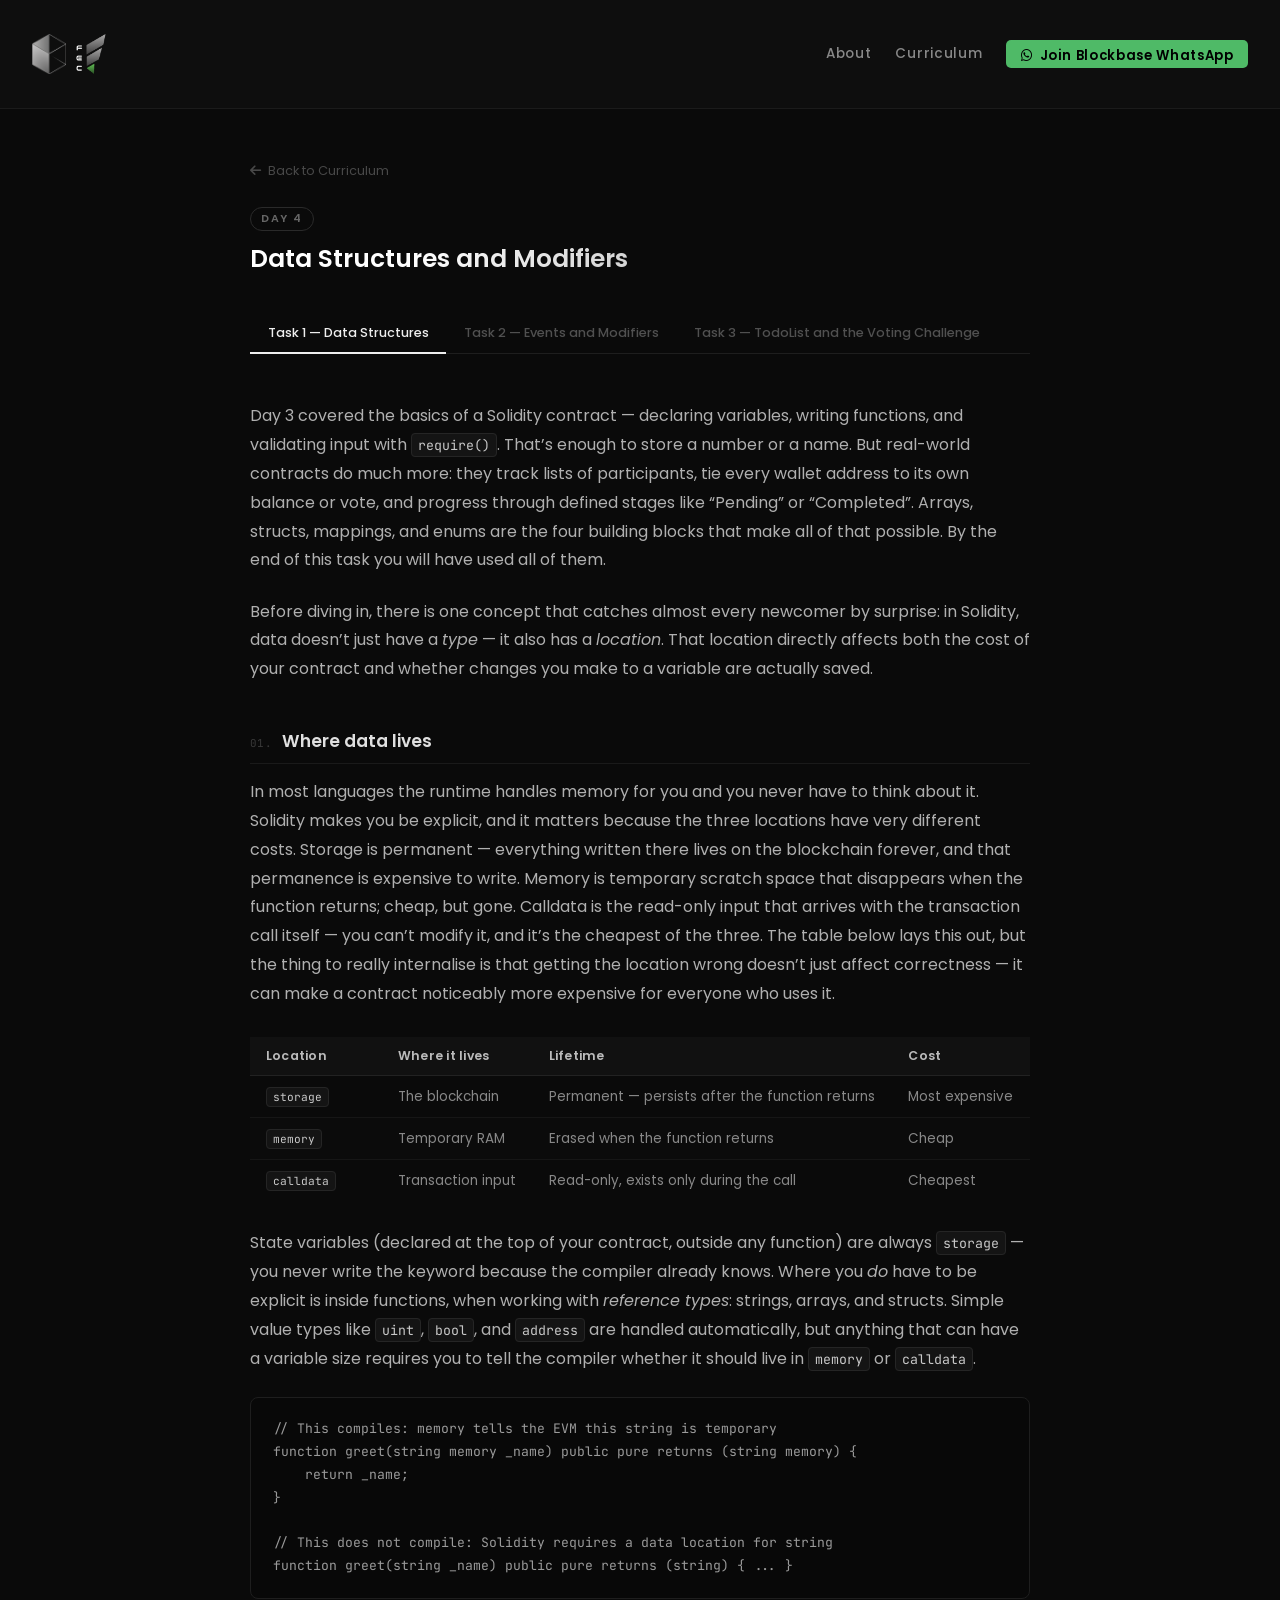
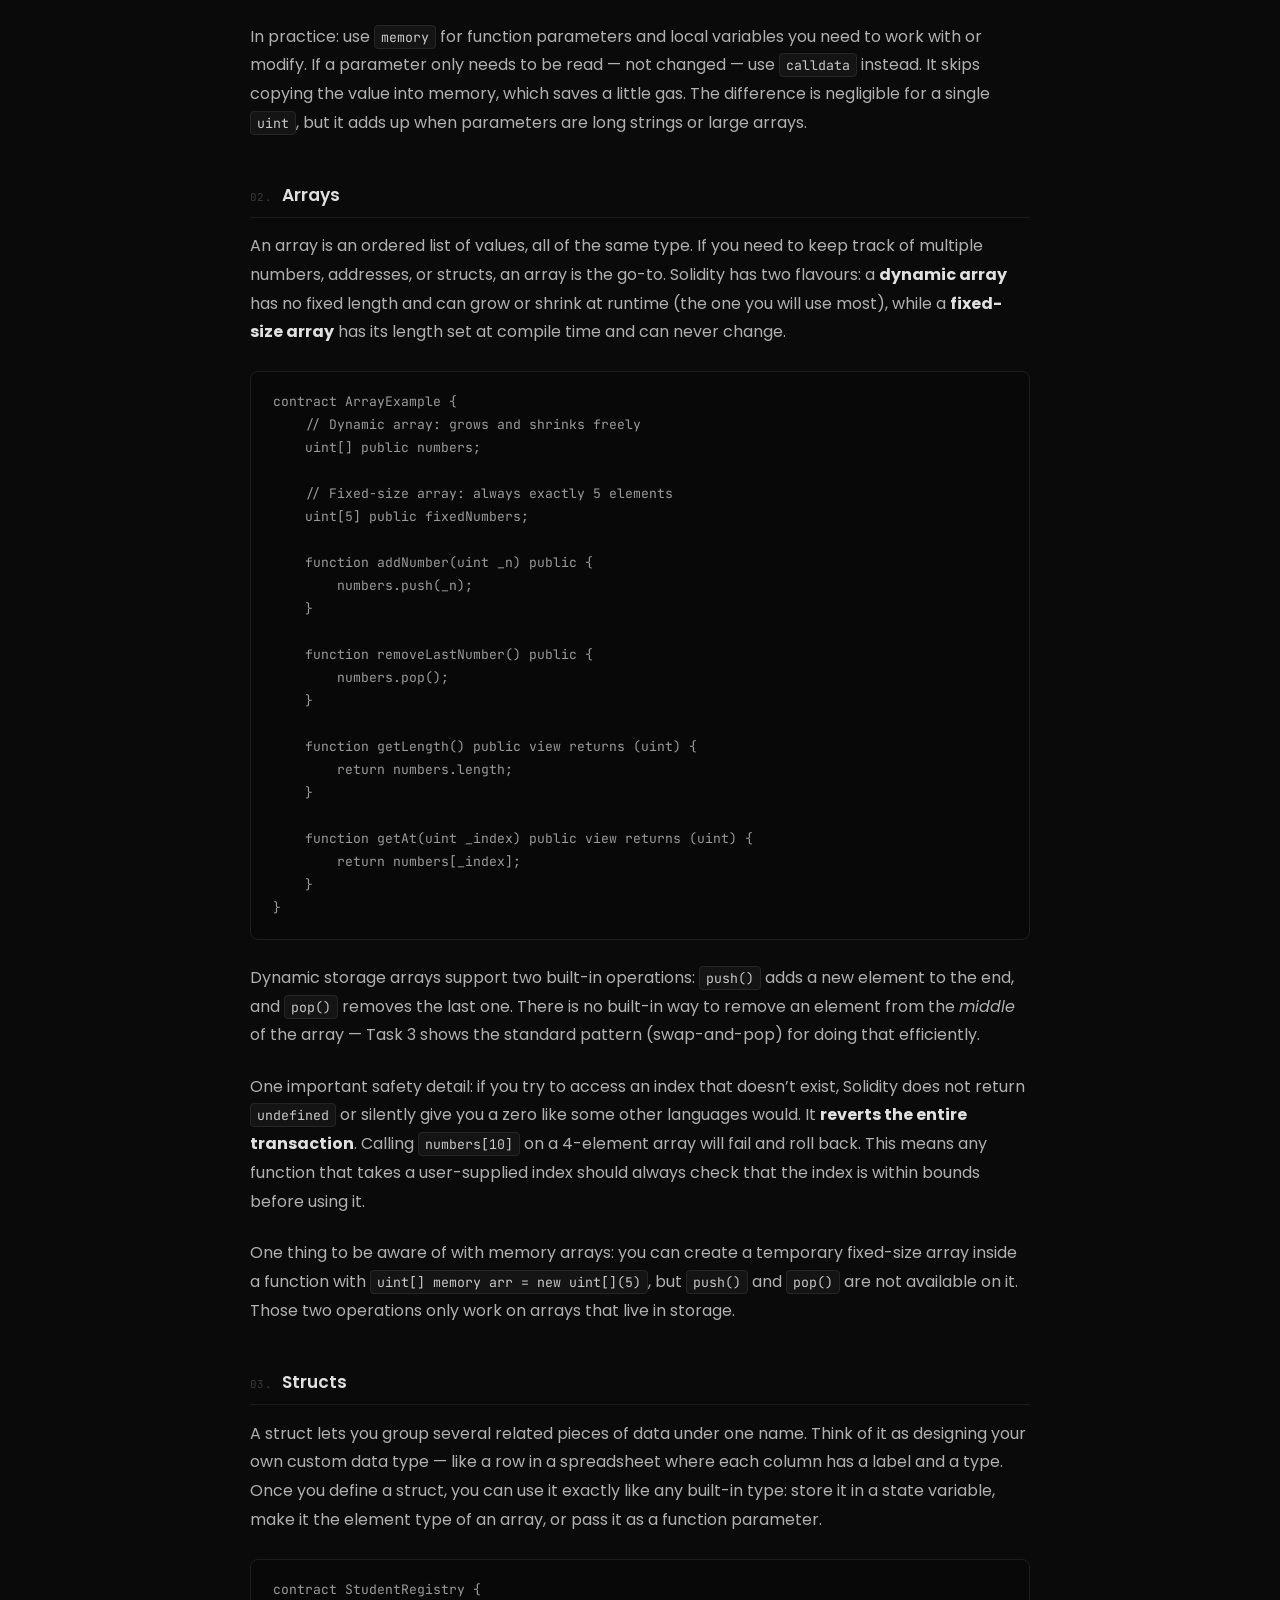
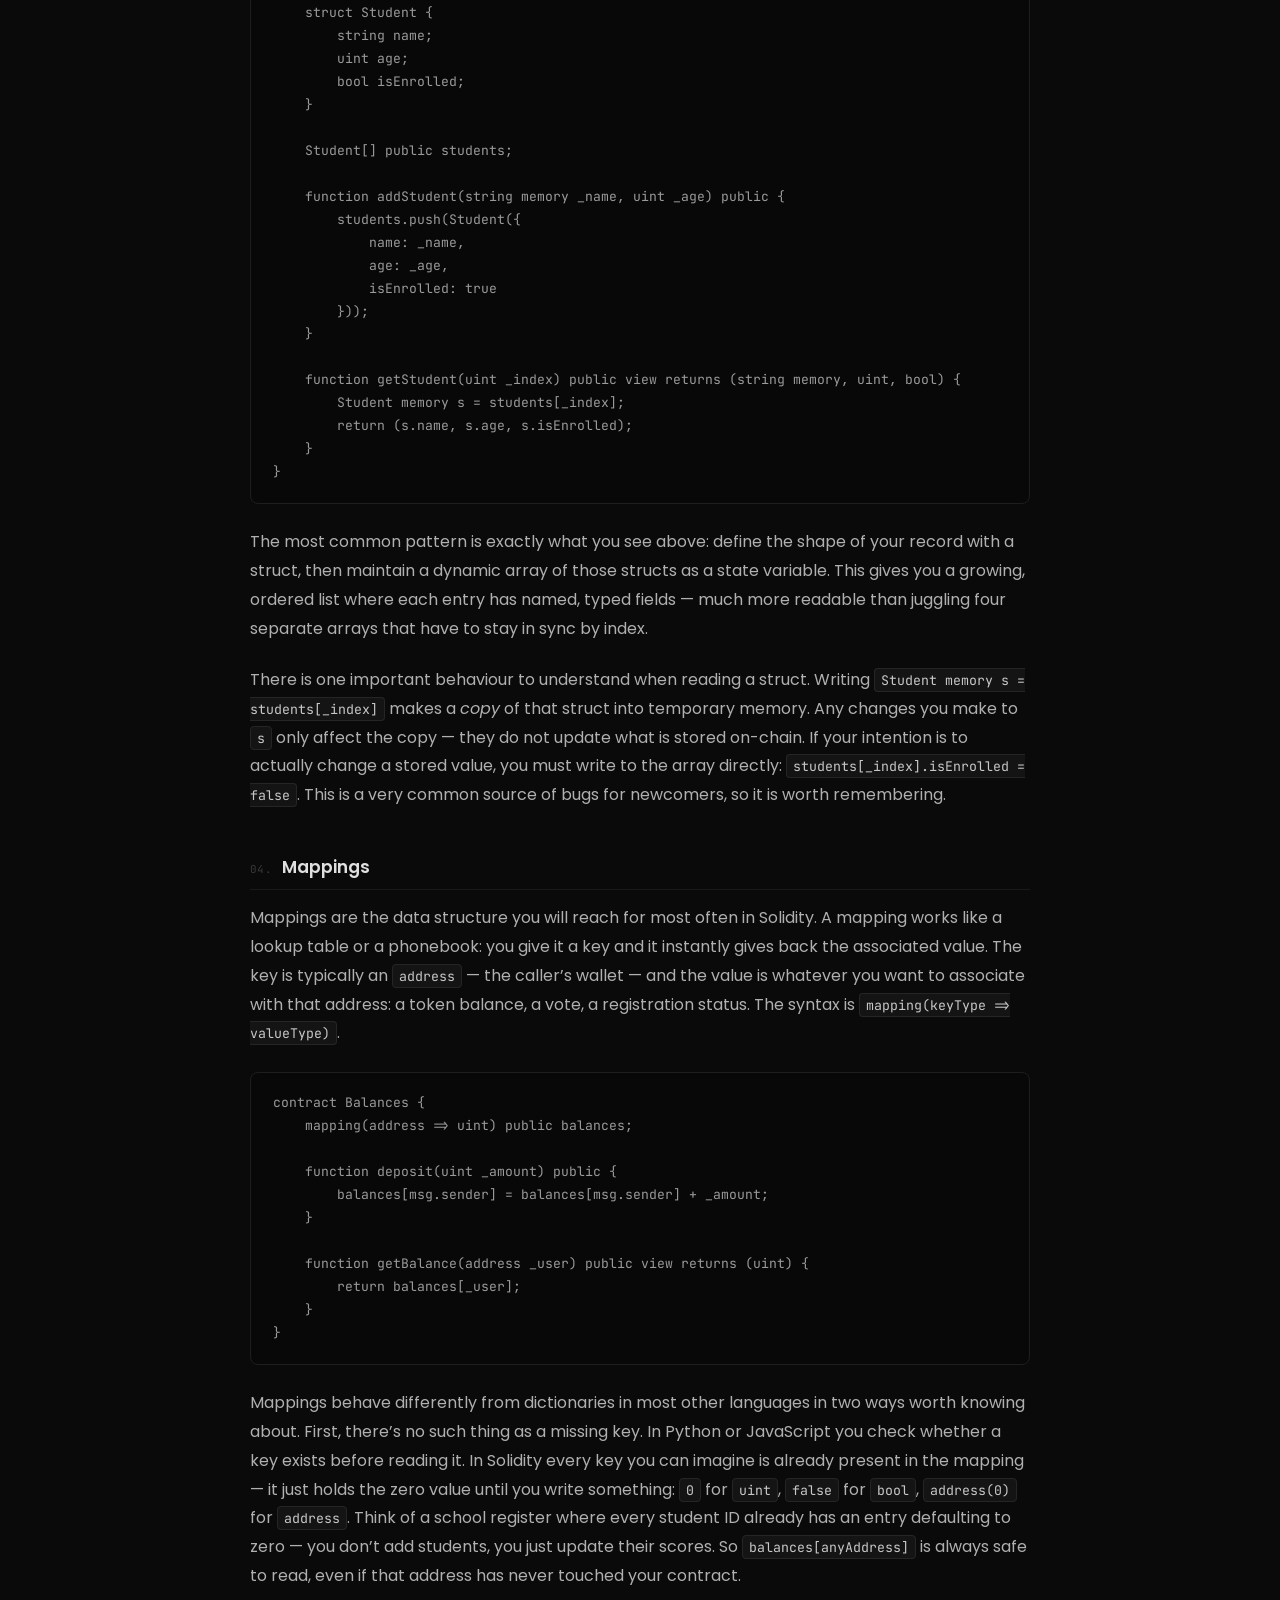
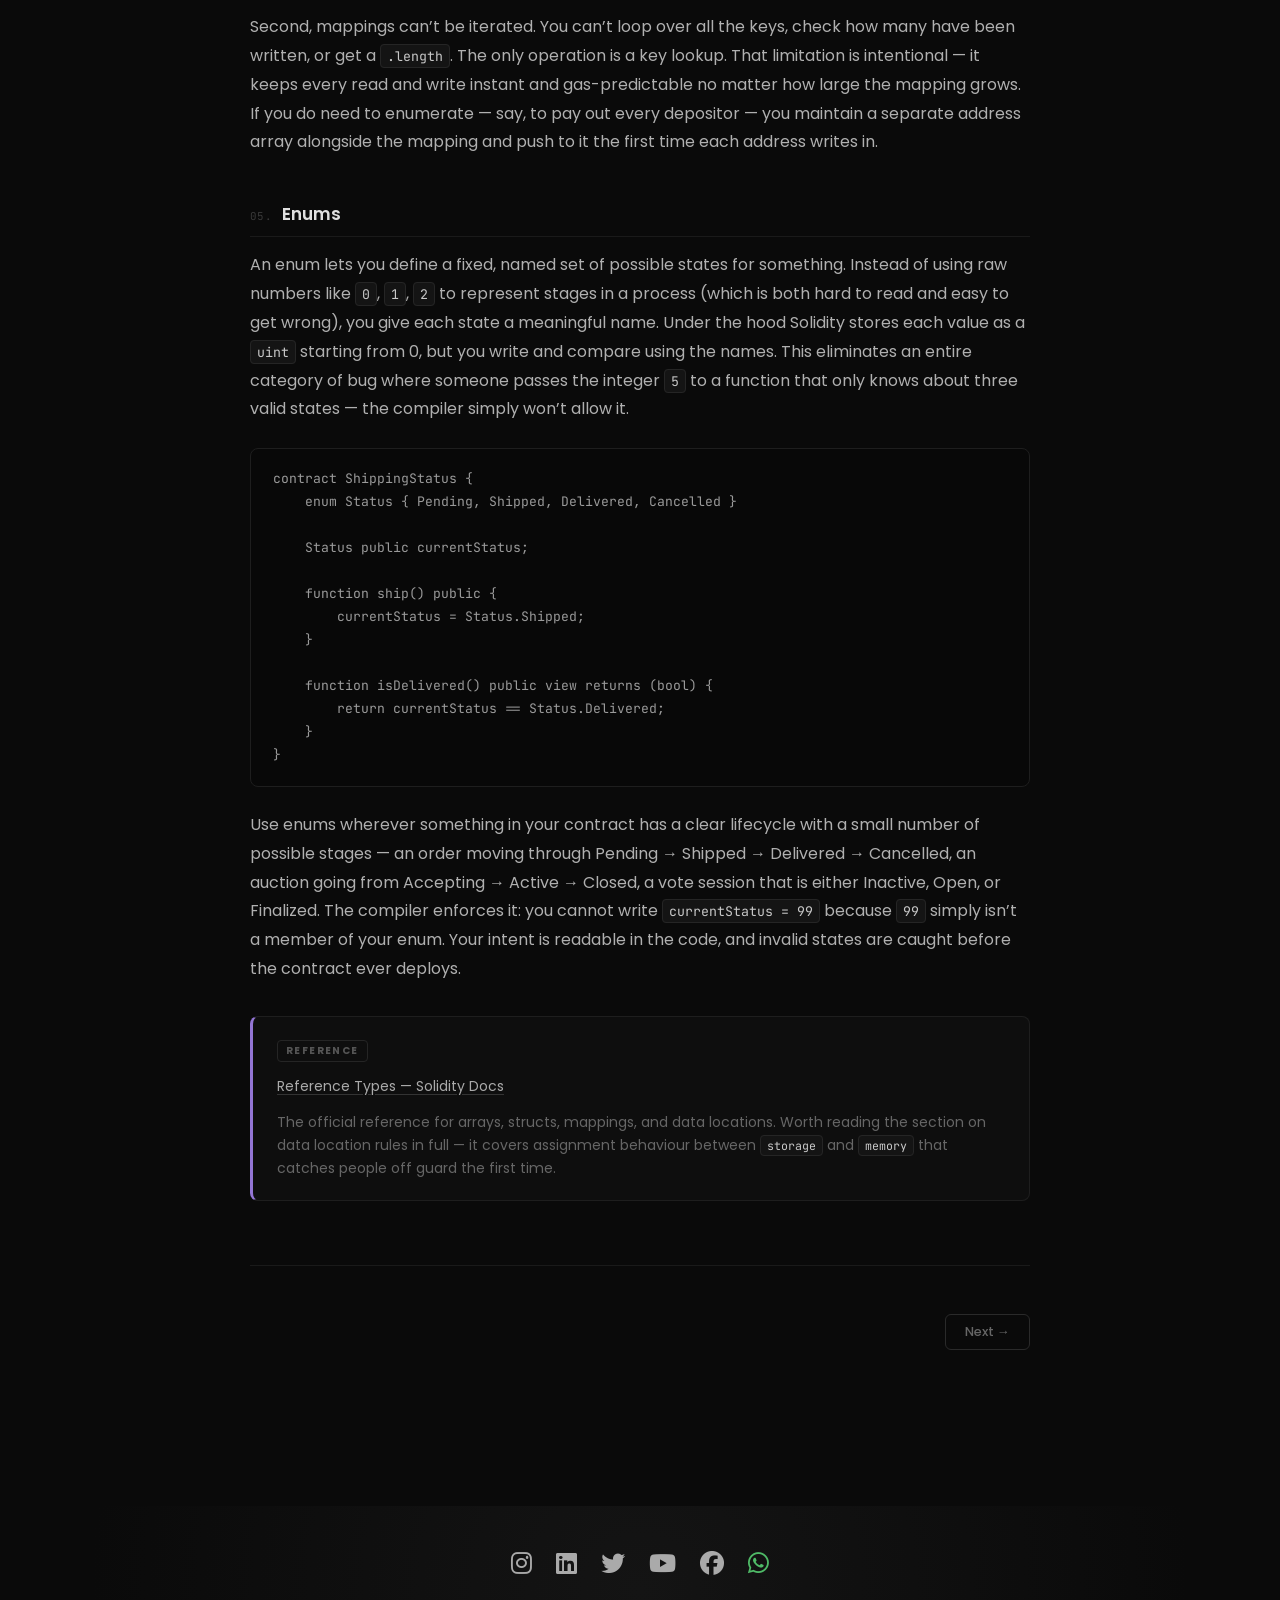
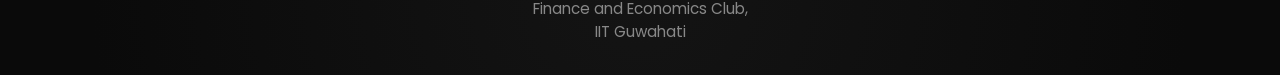
<file: day4.html>
<!doctype html>
<html lang="en">
  <head>
    <meta charset="UTF-8" />
    <meta name="viewport" content="width=device-width, initial-scale=1.0" />
    <title>Day 4 — Data Structures and Modifiers | BlockBase</title>
    <link
      href="https://fonts.googleapis.com/css2?family=Poppins&display=swap"
      rel="stylesheet"
    />
    <link
      href="https://fonts.googleapis.com/css2?family=Karantina&display=swap"
      rel="stylesheet"
    />
    <link
      href="https://fonts.googleapis.com/css2?family=Nico+Moji&display=swap"
      rel="stylesheet"
    />
    <link
      href="https://fonts.googleapis.com/css2?family=JetBrains+Mono:wght@400;500&display=swap"
      rel="stylesheet"
    />
    <link
      rel="stylesheet"
      href="https://cdnjs.cloudflare.com/ajax/libs/font-awesome/6.4.0/css/all.min.css"
    />
    <link rel="stylesheet" href="style.css" />
  </head>
  <body>
    <div class="reading-progress" id="readingProgress"></div>
    <nav class="navbar">
      <div class="logo-container">
        <img src="blockbase.png" alt="Blockbase" />
        <img src="fec.png" alt="FEC IITG" />
      </div>
      <ul class="nav-links">
        <li><a href="index.html#about">About</a></li>
        <li><a href="index.html#curriculum">Curriculum</a></li>
        <li>
          <a
            href="https://chat.whatsapp.com/EUfRkvIR5DPALPlOOrjKJf?mode=gi_t"
            class="nav-whatsapp"
            target="_blank"
            rel="noopener"
            ><i class="fab fa-whatsapp"></i> Join Blockbase WhatsApp</a
          >
        </li>
      </ul>
    </nav>

    <div class="reader-wrap">
      <div class="reader-header">
        <a href="index.html#curriculum" class="back-link"
          ><i class="fas fa-arrow-left"></i> Back to Curriculum</a
        >
        <div>
          <span class="day-pill">Day 4</span>
          <h1 class="day-header-title">Data Structures and Modifiers</h1>
        </div>
      </div>

      <div class="task-tabs">
        <button class="task-tab active" data-index="0">
          Task 1 &mdash; Data Structures
        </button>
        <button class="task-tab" data-index="1">
          Task 2 &mdash; Events and Modifiers
        </button>
        <button class="task-tab" data-index="2">
          Task 3 &mdash; TodoList and the Voting Challenge
        </button>
      </div>

      <div class="reader-body">
        <!-- ═══════════════════════════════════════════════════════════ TASK 1 -->
        <article id="task1" class="task-pane active">
          <p>
            Day 3 covered the basics of a Solidity contract &mdash; declaring
            variables, writing functions, and validating input with
            <code>require()</code>. That&rsquo;s enough to store a number or a
            name. But real-world contracts do much more: they track lists of
            participants, tie every wallet address to its own balance or vote,
            and progress through defined stages like &ldquo;Pending&rdquo; or
            &ldquo;Completed&rdquo;. Arrays, structs, mappings, and enums are
            the four building blocks that make all of that possible. By the end
            of this task you will have used all of them.
          </p>

          <p>
            Before diving in, there is one concept that catches almost every
            newcomer by surprise: in Solidity, data doesn&rsquo;t just have a
            <em>type</em> &mdash; it also has a <em>location</em>. That location
            directly affects both the cost of your contract and whether changes
            you make to a variable are actually saved.
          </p>

          <h3>Where data lives</h3>

          <p>
            In most languages the runtime handles memory for you and you never
            have to think about it. Solidity makes you be explicit, and it
            matters because the three locations have very different costs.
            Storage is permanent &mdash; everything written there lives on the
            blockchain forever, and that permanence is expensive to write.
            Memory is temporary scratch space that disappears when the function
            returns; cheap, but gone. Calldata is the read-only input that
            arrives with the transaction call itself &mdash; you can&rsquo;t
            modify it, and it&rsquo;s the cheapest of the three. The table below
            lays this out, but the thing to really internalise is that getting
            the location wrong doesn&rsquo;t just affect correctness &mdash; it
            can make a contract noticeably more expensive for everyone who uses
            it.
          </p>

          <div class="table-wrap">
            <table>
              <thead>
                <tr>
                  <th style="width: 100px">Location</th>
                  <th>Where it lives</th>
                  <th>Lifetime</th>
                  <th>Cost</th>
                </tr>
              </thead>
              <tbody>
                <tr>
                  <td><code>storage</code></td>
                  <td>The blockchain</td>
                  <td>Permanent &mdash; persists after the function returns</td>
                  <td>Most expensive</td>
                </tr>
                <tr>
                  <td><code>memory</code></td>
                  <td>Temporary RAM</td>
                  <td>Erased when the function returns</td>
                  <td>Cheap</td>
                </tr>
                <tr>
                  <td><code>calldata</code></td>
                  <td>Transaction input</td>
                  <td>Read-only, exists only during the call</td>
                  <td>Cheapest</td>
                </tr>
              </tbody>
            </table>
          </div>

          <p>
            State variables (declared at the top of your contract, outside any
            function) are always
            <code>storage</code> &mdash; you never write the keyword because the
            compiler already knows. Where you <em>do</em> have to be explicit is
            inside functions, when working with <em>reference types</em>:
            strings, arrays, and structs. Simple value types like
            <code>uint</code>, <code>bool</code>, and <code>address</code> are
            handled automatically, but anything that can have a variable size
            requires you to tell the compiler whether it should live in
            <code>memory</code> or <code>calldata</code>.
          </p>

          <pre><code>// This compiles: memory tells the EVM this string is temporary
function greet(string memory _name) public pure returns (string memory) {
    return _name;
}

// This does not compile: Solidity requires a data location for string
function greet(string _name) public pure returns (string) { ... }</code></pre>

          <p>
            In practice: use <code>memory</code> for function parameters and
            local variables you need to work with or modify. If a parameter only
            needs to be read &mdash; not changed &mdash; use
            <code>calldata</code> instead. It skips copying the value into
            memory, which saves a little gas. The difference is negligible for a
            single <code>uint</code>, but it adds up when parameters are long
            strings or large arrays.
          </p>

          <h3>Arrays</h3>

          <p>
            An array is an ordered list of values, all of the same type. If you
            need to keep track of multiple numbers, addresses, or structs, an
            array is the go-to. Solidity has two flavours: a
            <strong>dynamic array</strong> has no fixed length and can grow or
            shrink at runtime (the one you will use most), while a
            <strong>fixed-size array</strong> has its length set at compile time
            and can never change.
          </p>

          <pre><code>contract ArrayExample {
    // Dynamic array: grows and shrinks freely
    uint[] public numbers;

    // Fixed-size array: always exactly 5 elements
    uint[5] public fixedNumbers;

    function addNumber(uint _n) public {
        numbers.push(_n);
    }

    function removeLastNumber() public {
        numbers.pop();
    }

    function getLength() public view returns (uint) {
        return numbers.length;
    }

    function getAt(uint _index) public view returns (uint) {
        return numbers[_index];
    }
}</code></pre>

          <p>
            Dynamic storage arrays support two built-in operations:
            <code>push()</code> adds a new element to the end, and
            <code>pop()</code> removes the last one. There is no built-in way to
            remove an element from the <em>middle</em> of the array &mdash; Task
            3 shows the standard pattern (swap-and-pop) for doing that
            efficiently.
          </p>

          <p>
            One important safety detail: if you try to access an index that
            doesn&rsquo;t exist, Solidity does not return
            <code>undefined</code> or silently give you a zero like some other
            languages would. It <strong>reverts the entire transaction</strong>.
            Calling <code>numbers[10]</code> on a 4-element array will fail and
            roll back. This means any function that takes a user-supplied index
            should always check that the index is within bounds before using it.
          </p>

          <p>
            One thing to be aware of with memory arrays: you can create a
            temporary fixed-size array inside a function with
            <code>uint[] memory arr = new uint[](5)</code>, but
            <code>push()</code> and <code>pop()</code> are not available on it.
            Those two operations only work on arrays that live in storage.
          </p>

          <h3>Structs</h3>

          <p>
            A struct lets you group several related pieces of data under one
            name. Think of it as designing your own custom data type &mdash;
            like a row in a spreadsheet where each column has a label and a
            type. Once you define a struct, you can use it exactly like any
            built-in type: store it in a state variable, make it the element
            type of an array, or pass it as a function parameter.
          </p>

          <pre><code>contract StudentRegistry {
    struct Student {
        string name;
        uint age;
        bool isEnrolled;
    }

    Student[] public students;

    function addStudent(string memory _name, uint _age) public {
        students.push(Student({
            name: _name,
            age: _age,
            isEnrolled: true
        }));
    }

    function getStudent(uint _index) public view returns (string memory, uint, bool) {
        Student memory s = students[_index];
        return (s.name, s.age, s.isEnrolled);
    }
}</code></pre>

          <p>
            The most common pattern is exactly what you see above: define the
            shape of your record with a struct, then maintain a dynamic array of
            those structs as a state variable. This gives you a growing, ordered
            list where each entry has named, typed fields &mdash; much more
            readable than juggling four separate arrays that have to stay in
            sync by index.
          </p>

          <p>
            There is one important behaviour to understand when reading a
            struct. Writing
            <code>Student memory s = students[_index]</code> makes a
            <em>copy</em> of that struct into temporary memory. Any changes you
            make to <code>s</code> only affect the copy &mdash; they do not
            update what is stored on-chain. If your intention is to actually
            change a stored value, you must write to the array directly:
            <code>students[_index].isEnrolled = false</code>. This is a very
            common source of bugs for newcomers, so it is worth remembering.
          </p>

          <h3>Mappings</h3>

          <p>
            Mappings are the data structure you will reach for most often in
            Solidity. A mapping works like a lookup table or a phonebook: you
            give it a key and it instantly gives back the associated value. The
            key is typically an <code>address</code> &mdash; the caller&rsquo;s
            wallet &mdash; and the value is whatever you want to associate with
            that address: a token balance, a vote, a registration status. The
            syntax is <code>mapping(keyType =&gt; valueType)</code>.
          </p>

          <pre><code>contract Balances {
    mapping(address => uint) public balances;

    function deposit(uint _amount) public {
        balances[msg.sender] = balances[msg.sender] + _amount;
    }

    function getBalance(address _user) public view returns (uint) {
        return balances[_user];
    }
}</code></pre>

          <p>
            Mappings behave differently from dictionaries in most other
            languages in two ways worth knowing about. First, there&rsquo;s no
            such thing as a missing key. In Python or JavaScript you check
            whether a key exists before reading it. In Solidity every key you
            can imagine is already present in the mapping &mdash; it just holds
            the zero value until you write something: <code>0</code> for
            <code>uint</code>, <code>false</code> for <code>bool</code>,
            <code>address(0)</code> for <code>address</code>. Think of a school
            register where every student ID already has an entry defaulting to
            zero &mdash; you don&rsquo;t add students, you just update their
            scores. So <code>balances[anyAddress]</code> is always safe to read,
            even if that address has never touched your contract.
          </p>

          <p>
            Second, mappings can&rsquo;t be iterated. You can&rsquo;t loop over
            all the keys, check how many have been written, or get a
            <code>.length</code>. The only operation is a key lookup. That
            limitation is intentional &mdash; it keeps every read and write
            instant and gas-predictable no matter how large the mapping grows.
            If you do need to enumerate &mdash; say, to pay out every depositor
            &mdash; you maintain a separate address array alongside the mapping
            and push to it the first time each address writes in.
          </p>

          <h3>Enums</h3>

          <p>
            An enum lets you define a fixed, named set of possible states for
            something. Instead of using raw numbers like <code>0</code>,
            <code>1</code>, <code>2</code> to represent stages in a process
            (which is both hard to read and easy to get wrong), you give each
            state a meaningful name. Under the hood Solidity stores each value
            as a <code>uint</code> starting from 0, but you write and compare
            using the names. This eliminates an entire category of bug where
            someone passes the integer <code>5</code> to a function that only
            knows about three valid states &mdash; the compiler simply
            won&rsquo;t allow it.
          </p>

          <pre><code>contract ShippingStatus {
    enum Status { Pending, Shipped, Delivered, Cancelled }

    Status public currentStatus;

    function ship() public {
        currentStatus = Status.Shipped;
    }

    function isDelivered() public view returns (bool) {
        return currentStatus == Status.Delivered;
    }
}</code></pre>

          <p>
            Use enums wherever something in your contract has a clear lifecycle
            with a small number of possible stages &mdash; an order moving
            through Pending &rarr; Shipped &rarr; Delivered &rarr; Cancelled, an
            auction going from Accepting &rarr; Active &rarr; Closed, a vote
            session that is either Inactive, Open, or Finalized. The compiler
            enforces it: you cannot write
            <code>currentStatus = 99</code> because <code>99</code> simply
            isn&rsquo;t a member of your enum. Your intent is readable in the
            code, and invalid states are caught before the contract ever
            deploys.
          </p>

          <div class="resource-card demo-card">
            <span class="resource-label">Reference</span>
            <a
              href="https://docs.soliditylang.org/en/v0.8.21/types.html#reference-types"
              target="_blank"
              rel="noopener"
              >Reference Types &mdash; Solidity Docs</a
            >
            <p>
              The official reference for arrays, structs, mappings, and data
              locations. Worth reading the section on data location rules in
              full &mdash; it covers assignment behaviour between
              <code>storage</code> and <code>memory</code> that catches people
              off guard the first time.
            </p>
          </div>
        </article>

        <!-- ═══════════════════════════════════════════════════════════ TASK 2 -->
        <article id="task2" class="task-pane">
          <p>
            Two patterns appear together in nearly every production contract.
            Events give your contract a way to broadcast that something happened
            &mdash; not by changing state, but by writing a permanent log entry
            that the outside world can read. Modifiers let you write an access
            rule once and attach it to as many functions as need it, rather than
            copy-pasting the same <code>require()</code>
            everywhere. Neither is complicated, but both will immediately make
            your contracts cleaner and cheaper to run.
          </p>

          <h3>Events</h3>

          <p>
            When a function emits an event, Ethereum writes a log entry into the
            transaction receipt. Think of it like a receipt printer attached to
            your contract: every time something important happens, it prints a
            permanent record. That record is stored by every Ethereum node and
            is attached to the transaction forever &mdash; but here is the key
            detail:
            <strong>the contract itself cannot read its own event logs</strong>.
            Events are strictly a one-way broadcast to the outside world.
            Wallets, block explorers like Etherscan, and your frontend
            application can all read and filter these logs; your Solidity code
            cannot.
          </p>

          <pre><code>contract EventExample {
    event Transfer(address indexed from, address indexed to, uint amount);

    function transfer(address _to, uint _amount) public {
        // transfer logic here

        emit Transfer(msg.sender, _to, _amount);
    }
}</code></pre>

          <p>
            The reason to prefer events over storing a history in state
            variables is mostly cost. Writing a new value to storage costs
            roughly 20,000 gas; emitting an event carrying the same information
            is a fraction of that. A contract that stored every deposit, every
            vote, and every transfer as state would become expensive to use.
            Events give you the same permanent record without the overhead.
          </p>

          <p>
            The <code>indexed</code> keyword is what makes those logs useful to
            the outside world. It tells Ethereum to index that parameter so that
            block explorers and frontends can filter by it efficiently. Every
            ERC-20 token&rsquo;s <code>Transfer</code> event indexes both
            <code>from</code> and <code>to</code> &mdash; which is why Etherscan
            can show you the full transfer history for any address. You can mark
            up to three parameters as <code>indexed</code> per event. The rest
            are still stored in the log, they just can&rsquo;t be used as a
            filter.
          </p>

          <p>
            After deploying a contract in Remix and calling a function that
            emits an event, expand the transaction entry in the console. The
            Logs section shows the event name alongside the decoded parameter
            values. On a verified contract on Etherscan, the same data appears
            on the transaction&rsquo;s Logs tab &mdash; this is what you are
            looking at when you inspect a real-world contract.
          </p>

          <h3>Modifiers</h3>

          <p>
            A modifier is a reusable wrapper for a function. It runs additional
            logic &mdash; typically a permission check &mdash;
            <em>before</em> the function body executes. If the check fails, the
            transaction reverts and the function body never runs. Think of it as
            a security checkpoint that sits at the entrance to a function:
            anyone who doesn&rsquo;t meet the requirement is turned away before
            they even get inside.
          </p>

          <pre><code>contract Owned {
    address public owner;

    constructor() {
        owner = msg.sender;
    }

    modifier onlyOwner() {
        require(msg.sender == owner, "Not the owner");
        _;
    }

    function sensitiveAction() public onlyOwner {
        // this line only runs if msg.sender == owner
    }

    function anotherRestrictedFunction() public onlyOwner {
        // same check, one word instead of one line
    }
}</code></pre>

          <p>
            The <code>_;</code> is a placeholder that marks exactly where the
            function&rsquo;s own body should execute. Everything written
            <em>before</em> <code>_;</code> in the modifier runs as a
            precondition check. Writing logic <em>after</em> <code>_;</code> is
            possible (it runs after the function body returns) but uncommon in
            practice.
          </p>

          <p>
            In Day 3 you wrote
            <code>require(msg.sender == owner, ...)</code> directly inside
            individual functions. That works, but as soon as you have three,
            five, or ten functions that all need the same check, you have the
            same logic duplicated in multiple places. With a modifier, the check
            lives in exactly one place. If you later need to change the
            ownership logic &mdash; say, to support a multisig wallet instead of
            a single address &mdash; you update the modifier once and every
            function that uses it automatically gets the new behaviour. No
            hunting through the file for every copy.
          </p>

          <p>
            A single function can use multiple modifiers at once. They run left
            to right in the order you write them:
          </p>

          <pre><code>modifier whenNotPaused() {
    require(!paused, "Contract is paused");
    _;
}

// onlyOwner runs first, then whenNotPaused, then the function body
function withdraw() public onlyOwner whenNotPaused {
    // ...
}</code></pre>

          <div class="resource-card demo-card">
            <span class="resource-label">Reference</span>
            <a
              href="https://docs.soliditylang.org/en/v0.8.21/contracts.html#function-modifiers"
              target="_blank"
              rel="noopener"
              >Function Modifiers &mdash; Solidity Docs</a
            >
            <p>
              The official reference covers modifier inheritance, overriding,
              and the less common case of placing logic after <code>_;</code>.
              Worth a read before Day 5, when you&rsquo;ll inherit from
              OpenZeppelin contracts that use modifiers extensively.
            </p>
          </div>
        </article>

        <!-- ═══════════════════════════════════════════════════════════ TASK 3 -->
        <article id="task3" class="task-pane">
          <p>
            The TodoList is the first contract in this course that does
            something genuinely useful. It manages a real list of tasks with
            create, mark-complete, and delete operations, owner-only access
            control, and event logs on every state change. Every line draws on
            something from Day 3 or Day 4.
            <strong>Try to write it yourself first</strong> &mdash; use the
            feature list below as your spec. Looking at the solution before
            attempting it yourself will make the learning stick much less.
          </p>

          <h3>The TodoList contract</h3>

          <p>
            Walk through what each part does before looking at the full code.
          </p>

          <p>
            The <code>Task</code> struct holds three fields:
            <code>text</code> (what the task says), a
            <code>completed</code> flag (has it been done?), and
            <code>createdAt</code> &mdash; the blockchain&rsquo;s timestamp at
            the moment the task was added. The timestamp is not strictly
            required for the contract to function, but recording it is a habit
            worth building from day one: any feature involving deadlines, expiry
            windows, or time-based logic needs to know when something was
            created.
          </p>

          <p>
            The delete operation uses a pattern called
            <strong>swap-and-pop</strong>. Instead of leaving a gap or shifting
            every element left (which would cost gas proportional to the array
            size), it copies the <em>last</em> element in the array into the
            slot being deleted, then pops the last element off. The array stays
            compact and the operation costs the same regardless of where in the
            array the deletion happens. There is one tradeoff: the order of your
            tasks will change when a deletion occurs, because whatever was at
            the end moves to fill the gap. For a todo list that is perfectly
            acceptable. For a contract where insertion order must be preserved,
            you would need a different approach.
          </p>

          <pre><code>// SPDX-License-Identifier: MIT
pragma solidity ^0.8.10;

contract TodoList {
    address public owner;

    struct Task {
        string text;
        bool completed;
        uint createdAt;
    }

    Task[] public tasks;

    event TaskAdded(uint indexed taskId, string text);
    event TaskCompleted(uint indexed taskId);

    constructor() {
        owner = msg.sender;
    }

    modifier onlyOwner() {
        require(msg.sender == owner, "Only owner can do this");
        _;
    }

    function addTask(string memory _text) public {
        tasks.push(Task({
            text: _text,
            completed: false,
            createdAt: block.timestamp
        }));
        emit TaskAdded(tasks.length - 1, _text);
    }

    function completeTask(uint _index) public {
        require(_index &lt; tasks.length, "Task does not exist");
        require(!tasks[_index].completed, "Already completed");
        tasks[_index].completed = true;
        emit TaskCompleted(_index);
    }

    function deleteTask(uint _index) public onlyOwner {
        require(_index &lt; tasks.length, "Task does not exist");
        tasks[_index] = tasks[tasks.length - 1];
        tasks.pop();
    }

    function getTaskCount() public view returns (uint) {
        return tasks.length;
    }
}</code></pre>

          <h3>Testing in Remix</h3>

          <p>
            Deploy with Remix VM (Shanghai). Then run through these steps in
            order &mdash; the last three test the failure paths, which matter as
            much as the success cases.
          </p>

          <ol class="content-list">
            <li>
              Call <strong>addTask</strong> three times with
              <code>"Learn Solidity"</code>, <code>"Deploy a contract"</code>,
              and <code>"Build a dApp"</code>.
            </li>
            <li>
              Call <strong>getTaskCount</strong> &mdash; it should return
              <code>3</code>.
            </li>
            <li>
              Call <strong>completeTask</strong> with index <code>0</code>. The
              transaction succeeds. Click the <strong>tasks</strong> button with
              input <code>0</code> to confirm <code>completed</code> is now
              <code>true</code>.
            </li>
            <li>
              Call <strong>completeTask</strong> with index
              <code>0</code> again. This time it should revert with
              <code>"Already completed"</code>. Confirm the red circle in the
              Remix console.
            </li>
            <li>
              Call <strong>deleteTask</strong> with index <code>1</code>. This
              works because you&rsquo;re the deployer. Call
              <strong>getTaskCount</strong> &mdash; it should return
              <code>2</code>. The last task moved into slot 1.
            </li>
            <li>
              Switch to a different account in the Accounts dropdown. Call
              <strong>deleteTask</strong> again. It should revert with
              <code>"Only owner can do this"</code>, confirming that the
              <code>onlyOwner</code> modifier is enforced.
            </li>
          </ol>

          <h3>The SimpleVote challenge</h3>

          <p>
            Build this from scratch before looking at the solution. The spec is
            written as a description on purpose &mdash; converting it into
            working Solidity is the exercise.
          </p>

          <pre><code>Contract: SimpleVote

State:
  candidates  — dynamic string array
  votes       — mapping from candidate index to vote count
  hasVoted    — mapping from address to bool (prevents double voting)
  owner       — address, set at deployment

Functions:
  addCandidate(string) — appends a candidate name (onlyOwner)
  vote(uint)           — casts one vote for a candidate index
  getVotes(uint)       — returns the vote count for a candidate
  getWinner()          — returns the name of the leading candidate</code></pre>

          <p>Three things to work out before looking at the solution:</p>

          <ul class="content-list">
            <li>
              <code>vote()</code> needs to stop the same address from voting
              twice. You have a <code>mapping(address =&gt; bool)</code> called
              <code>hasVoted</code> &mdash; check it before recording the vote,
              then set it to <code>true</code> so any repeat attempt from that
              address gets rejected.
            </li>
            <li>
              <code>vote()</code> also needs to reject an index that
              doesn&rsquo;t correspond to any real candidate. The
              <code>candidates</code> array has a <code>.length</code> &mdash;
              use it.
            </li>
            <li>
              <code>getWinner()</code> is the first function here that needs a
              loop. Iterate over all candidates, track the running maximum of
              <code>votes[i]</code>, and note the index of whoever is leading.
              On a tie, the candidate who got there first (lower index) wins.
            </li>
          </ul>

          <p>When you&rsquo;re ready to check your work:</p>

          <pre><code>// SPDX-License-Identifier: MIT
pragma solidity ^0.8.10;

contract SimpleVote {
    address public owner;
    string[] public candidates;
    mapping(uint => uint) public votes;
    mapping(address => bool) public hasVoted;

    constructor() {
        owner = msg.sender;
    }

    modifier onlyOwner() {
        require(msg.sender == owner, "Not the owner");
        _;
    }

    function addCandidate(string memory _name) public onlyOwner {
        candidates.push(_name);
    }

    function vote(uint _index) public {
        require(!hasVoted[msg.sender], "Already voted");
        require(_index &lt; candidates.length, "Invalid candidate");
        votes[_index] = votes[_index] + 1;
        hasVoted[msg.sender] = true;
    }

    function getVotes(uint _index) public view returns (uint) {
        return votes[_index];
    }

    function getWinner() public view returns (string memory) {
        require(candidates.length &gt; 0, "No candidates");
        uint maxVotes = 0;
        uint winnerIndex = 0;
        for (uint i = 0; i &lt; candidates.length; i++) {
            if (votes[i] &gt; maxVotes) {
                maxVotes = votes[i];
                winnerIndex = i;
            }
        }
        return candidates[winnerIndex];
    }
}</code></pre>

          <p>
            Test the full flow in Remix: add three candidates (only the deployer
            can, try it from a different account to confirm the revert), switch
            to a second account and vote for one candidate, switch to a third
            account and vote for a different candidate, then call
            <code>getWinner()</code> to confirm the right name is returned.
            Finally, vote a second time from the same account &mdash; it should
            revert with <code>&ldquo;Already voted&rdquo;</code>. Cover both
            success and failure paths: the failure cases are just as important
            as the ones that are supposed to work.
          </p>

          <div class="resource-card explore-card">
            <span class="resource-label">Preview</span>
            <a
              href="https://wizard.openzeppelin.com/"
              target="_blank"
              rel="noopener"
              >OpenZeppelin Contracts Wizard</a
            >
            <p>
              Select ERC20, check the Mintable and Ownable boxes, and read
              through what it generates. You&rsquo;ll recognise the
              <code>onlyOwner</code> modifier, the constructor, and the mapping
              underneath the token balance. Day 5 builds exactly this &mdash;
              from scratch first, then using OpenZeppelin as the base.
            </p>
          </div>
        </article>
      </div>

      <div class="reader-footer-nav">
        <button class="nav-btn" id="prevTaskBtn" style="visibility: hidden">
          &larr; Previous
        </button>
        <button class="nav-btn" id="nextTaskBtn">Next &rarr;</button>
      </div>
    </div>

    <footer>
      <div class="social-icons">
        <a href="https://www.instagram.com/fec_iitg/" target="_blank"
          ><i class="fab fa-instagram"></i
        ></a>
        <a
          href="https://www.linkedin.com/company/finance-and-economics-club-iitg/"
          target="_blank"
          ><i class="fab fa-linkedin"></i
        ></a>
        <a href="https://x.com/fec_iitg" target="_blank"
          ><i class="fab fa-twitter"></i
        ></a>
        <a
          href="https://www.youtube.com/@financeandeconomicsclubiit1029"
          target="_blank"
          ><i class="fab fa-youtube"></i
        ></a>
        <a href="https://www.facebook.com/financeclubiitg/" target="_blank"
          ><i class="fab fa-facebook"></i
        ></a>
        <a
          href="https://chat.whatsapp.com/EUfRkvIR5DPALPlOOrjKJf?mode=gi_t"
          target="_blank"
          rel="noopener"
          ><i class="fab fa-whatsapp"></i
        ></a>
      </div>
      <p>Finance and Economics Club,</p>
      <p>IIT Guwahati</p>
    </footer>

    <script>
      const tabs = document.querySelectorAll(".task-tab");
      const panes = document.querySelectorAll(".task-pane");
      const prevBtn = document.getElementById("prevTaskBtn");
      const nextBtn = document.getElementById("nextTaskBtn");
      let current = 0;

      function showTask(index) {
        tabs.forEach((t, i) => t.classList.toggle("active", i === index));
        panes.forEach((p, i) => p.classList.toggle("active", i === index));
        current = index;
        prevBtn.style.visibility = current === 0 ? "hidden" : "visible";
        nextBtn.style.visibility =
          current === tabs.length - 1 ? "hidden" : "visible";
        window.scrollTo({ top: 0, behavior: "smooth" });
      }

      tabs.forEach((tab, i) =>
        tab.addEventListener("click", () => showTask(i)),
      );
      prevBtn.addEventListener("click", () => showTask(current - 1));
      nextBtn.addEventListener("click", () => showTask(current + 1));

      if (window.location.hash === "#task2") showTask(1);
      if (window.location.hash === "#task3") showTask(2);

      window.addEventListener("scroll", () => {
        const el = document.documentElement;
        const pct = (el.scrollTop / (el.scrollHeight - el.clientHeight)) * 100;
        document.getElementById("readingProgress").style.width =
          Math.min(pct, 100) + "%";
      });
    </script>
  </body>
</html>
</file>
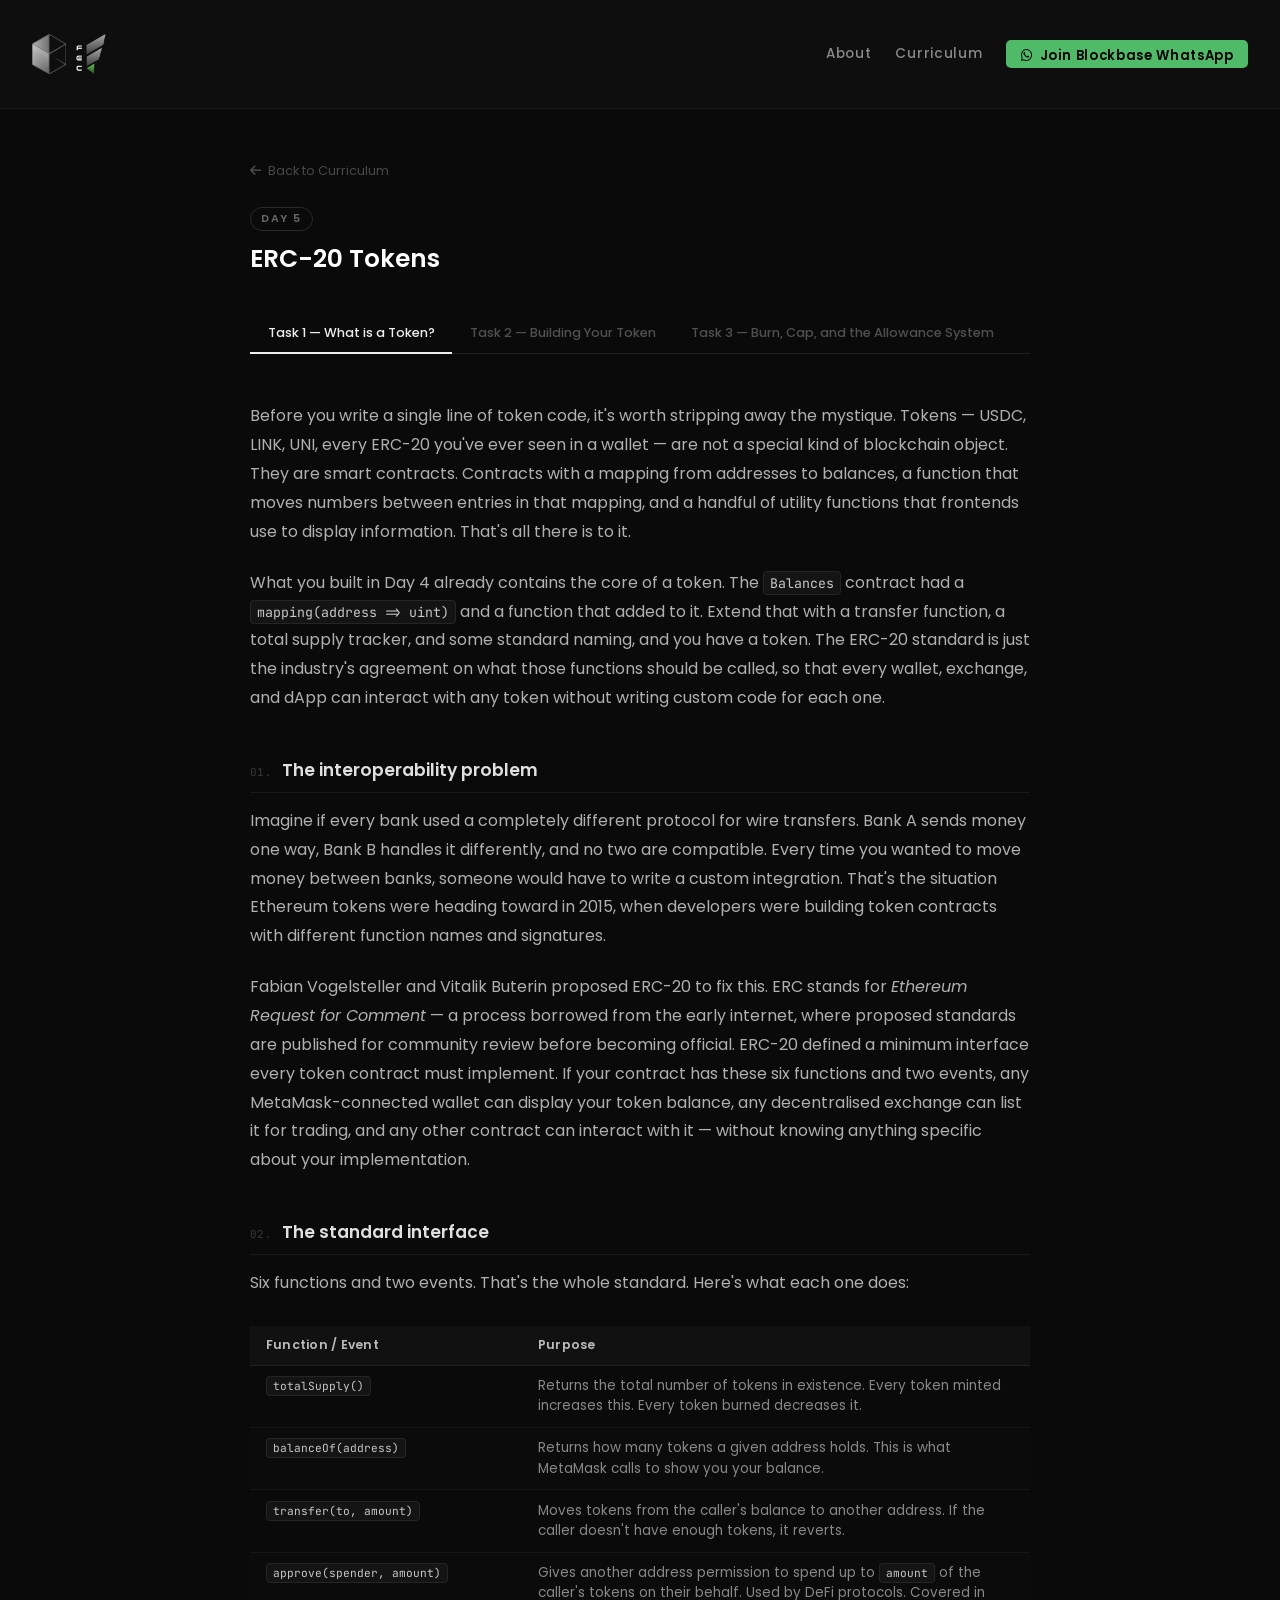
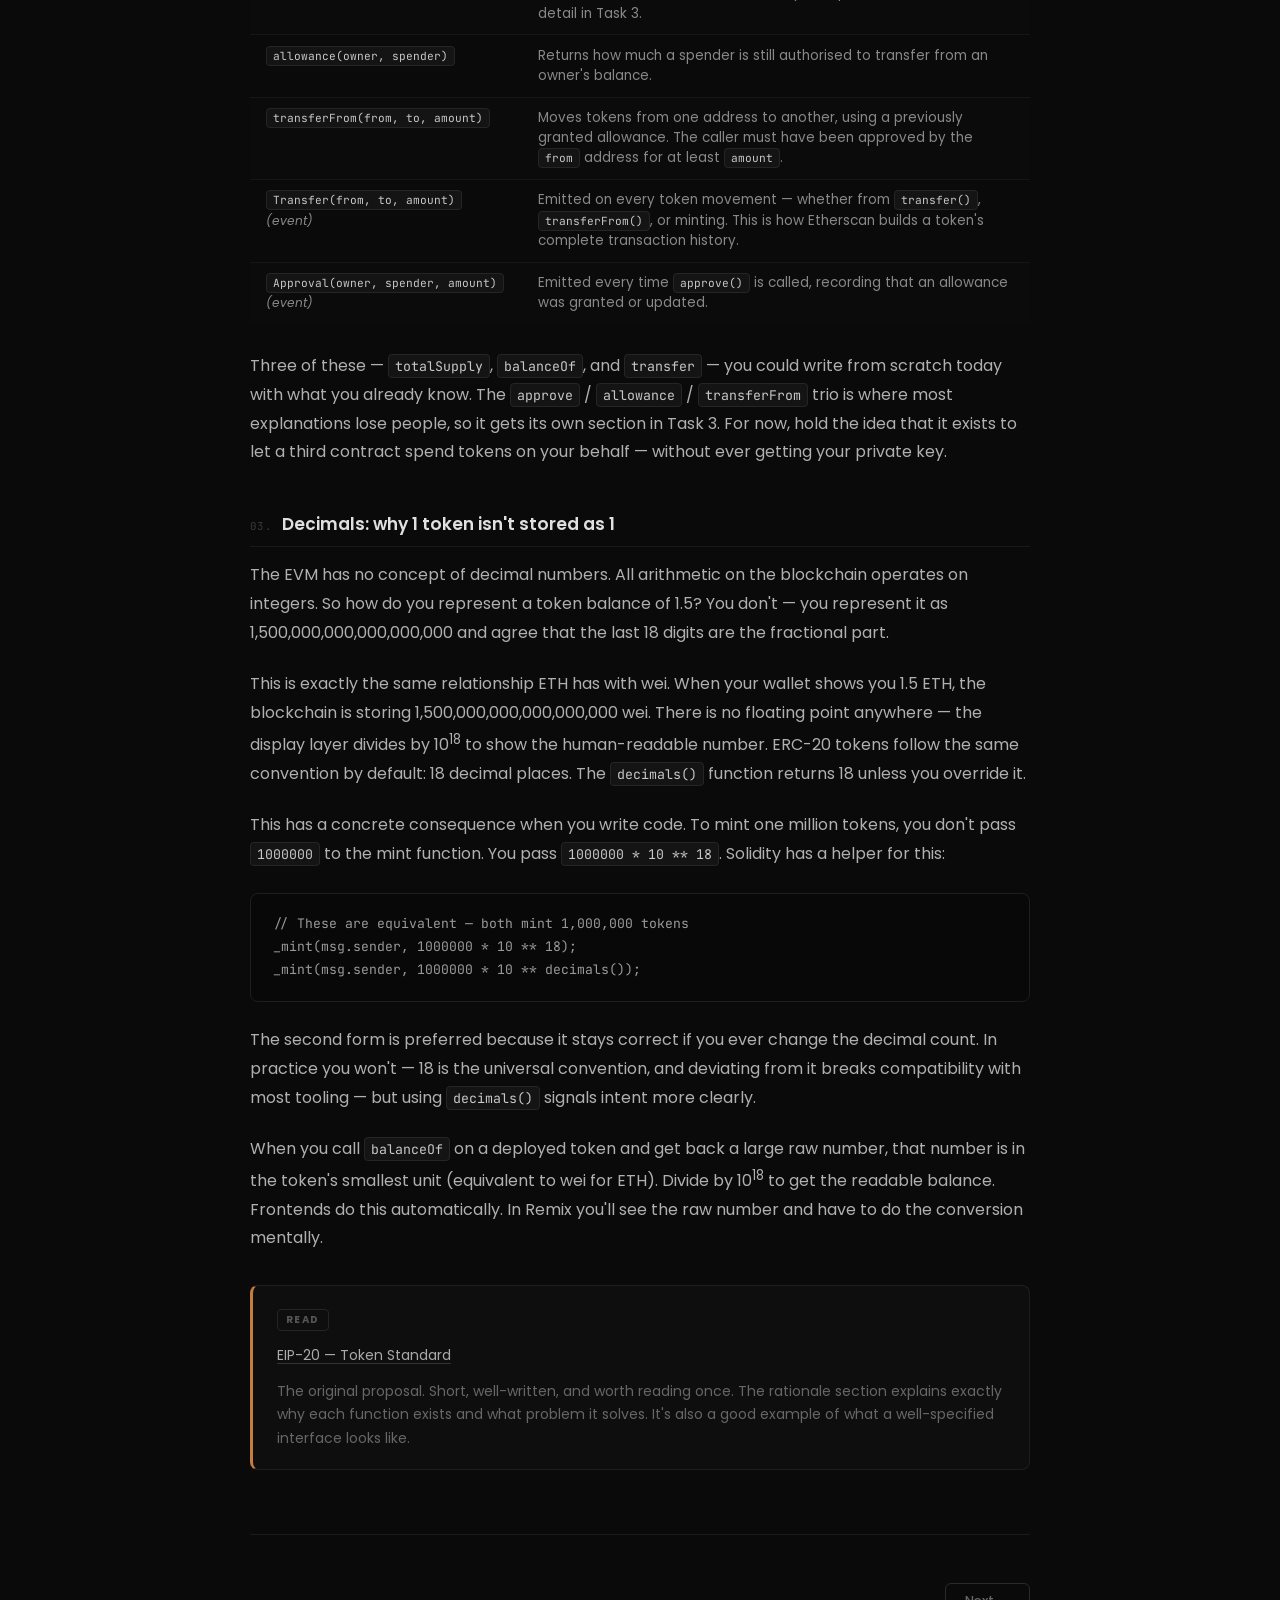
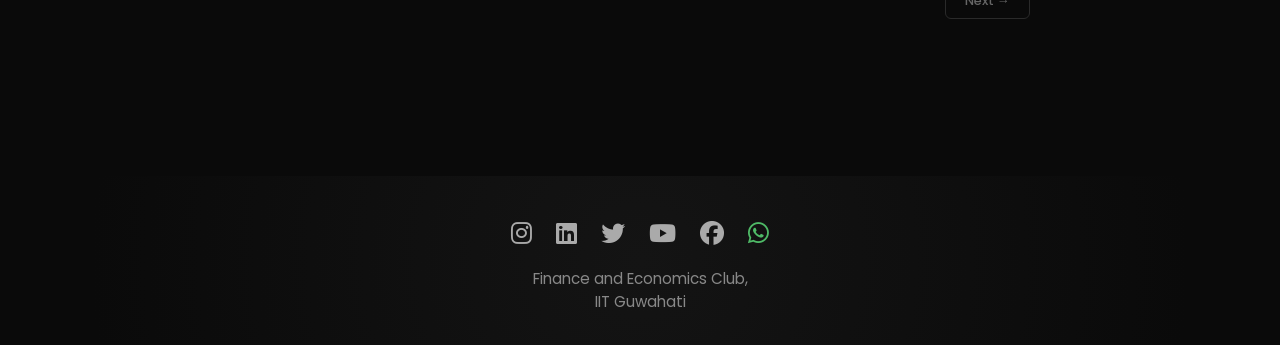
<file: day5-draft.html>
<!doctype html>
<html lang="en">
  <head>
    <meta charset="UTF-8" />
    <meta name="viewport" content="width=device-width, initial-scale=1.0" />
    <title>Day 5 — ERC-20 Tokens | BlockBase [DRAFT]</title>
    <link
      href="https://fonts.googleapis.com/css2?family=Poppins&display=swap"
      rel="stylesheet"
    />
    <link
      href="https://fonts.googleapis.com/css2?family=Karantina&display=swap"
      rel="stylesheet"
    />
    <link
      href="https://fonts.googleapis.com/css2?family=Nico+Moji&display=swap"
      rel="stylesheet"
    />
    <link
      href="https://fonts.googleapis.com/css2?family=JetBrains+Mono:wght@400;500&display=swap"
      rel="stylesheet"
    />
    <link
      rel="stylesheet"
      href="https://cdnjs.cloudflare.com/ajax/libs/font-awesome/6.4.0/css/all.min.css"
    />
    <link rel="stylesheet" href="style.css" />
  </head>
  <body>
    <div class="reading-progress" id="readingProgress"></div>
    <nav class="navbar">
      <div class="logo-container">
        <img src="blockbase.png" alt="Blockbase" />
        <img src="fec.png" alt="FEC IITG" />
      </div>
      <ul class="nav-links">
        <li><a href="index.html#about">About</a></li>
        <li><a href="index.html#curriculum">Curriculum</a></li>
        <li>
          <a
            href="https://chat.whatsapp.com/EUfRkvIR5DPALPlOOrjKJf?mode=gi_t"
            class="nav-whatsapp"
            target="_blank"
            rel="noopener"
            ><i class="fab fa-whatsapp"></i> Join Blockbase WhatsApp</a
          >
        </li>
      </ul>
    </nav>

    <div class="reader-wrap">
      <div class="reader-header">
        <a href="index.html#curriculum" class="back-link"
          ><i class="fas fa-arrow-left"></i> Back to Curriculum</a
        >
        <div>
          <span class="day-pill">Day 5</span>
          <h1 class="day-header-title">ERC-20 Tokens</h1>
        </div>
      </div>

      <div class="task-tabs">
        <button class="task-tab active" data-index="0">
          Task 1 &mdash; What is a Token?
        </button>
        <button class="task-tab" data-index="1">
          Task 2 &mdash; Building Your Token
        </button>
        <button class="task-tab" data-index="2">
          Task 3 &mdash; Burn, Cap, and the Allowance System
        </button>
      </div>

      <div class="reader-body">
        <!-- ═══════════════════════════════════════════════════════════ TASK 1 -->
        <article id="task1" class="task-pane active">
          <p>
            Before you write a single line of token code, it's worth stripping
            away the mystique. Tokens — USDC, LINK, UNI, every ERC-20 you've
            ever seen in a wallet — are not a special kind of blockchain object.
            They are smart contracts. Contracts with a mapping from addresses to
            balances, a function that moves numbers between entries in that
            mapping, and a handful of utility functions that frontends use to
            display information. That's all there is to it.
          </p>

          <p>
            What you built in Day 4 already contains the core of a token. The
            <code>Balances</code> contract had a
            <code>mapping(address =&gt; uint)</code> and a function that added
            to it. Extend that with a transfer function, a total supply tracker,
            and some standard naming, and you have a token. The ERC-20 standard
            is just the industry's agreement on what those functions should be
            called, so that every wallet, exchange, and dApp can interact with
            any token without writing custom code for each one.
          </p>

          <h3>The interoperability problem</h3>

          <p>
            Imagine if every bank used a completely different protocol for wire
            transfers. Bank A sends money one way, Bank B handles it
            differently, and no two are compatible. Every time you wanted to
            move money between banks, someone would have to write a custom
            integration. That's the situation Ethereum tokens were heading
            toward in 2015, when developers were building token contracts with
            different function names and signatures.
          </p>

          <p>
            Fabian Vogelsteller and Vitalik Buterin proposed ERC-20 to fix this.
            ERC stands for <em>Ethereum Request for Comment</em> — a process
            borrowed from the early internet, where proposed standards are
            published for community review before becoming official. ERC-20
            defined a minimum interface every token contract must implement. If
            your contract has these six functions and two events, any
            MetaMask-connected wallet can display your token balance, any
            decentralised exchange can list it for trading, and any other
            contract can interact with it — without knowing anything specific
            about your implementation.
          </p>

          <h3>The standard interface</h3>

          <p>
            Six functions and two events. That's the whole standard. Here's what
            each one does:
          </p>

          <div class="table-wrap">
            <table>
              <thead>
                <tr>
                  <th style="width: 240px">Function / Event</th>
                  <th>Purpose</th>
                </tr>
              </thead>
              <tbody>
                <tr>
                  <td><code>totalSupply()</code></td>
                  <td>
                    Returns the total number of tokens in existence. Every token
                    minted increases this. Every token burned decreases it.
                  </td>
                </tr>
                <tr>
                  <td><code>balanceOf(address)</code></td>
                  <td>
                    Returns how many tokens a given address holds. This is what
                    MetaMask calls to show you your balance.
                  </td>
                </tr>
                <tr>
                  <td><code>transfer(to, amount)</code></td>
                  <td>
                    Moves tokens from the caller's balance to another address.
                    If the caller doesn't have enough tokens, it reverts.
                  </td>
                </tr>
                <tr>
                  <td><code>approve(spender, amount)</code></td>
                  <td>
                    Gives another address permission to spend up to
                    <code>amount</code> of the caller's tokens on their behalf.
                    Used by DeFi protocols. Covered in detail in Task 3.
                  </td>
                </tr>
                <tr>
                  <td><code>allowance(owner, spender)</code></td>
                  <td>
                    Returns how much a spender is still authorised to transfer
                    from an owner's balance.
                  </td>
                </tr>
                <tr>
                  <td><code>transferFrom(from, to, amount)</code></td>
                  <td>
                    Moves tokens from one address to another, using a previously
                    granted allowance. The caller must have been approved by the
                    <code>from</code> address for at least <code>amount</code>.
                  </td>
                </tr>
                <tr>
                  <td>
                    <code>Transfer(from, to, amount)</code>
                    <em style="font-weight: normal; font-size: 0.9em"
                      >(event)</em
                    >
                  </td>
                  <td>
                    Emitted on every token movement — whether from
                    <code>transfer()</code>, <code>transferFrom()</code>, or
                    minting. This is how Etherscan builds a token's complete
                    transaction history.
                  </td>
                </tr>
                <tr>
                  <td>
                    <code>Approval(owner, spender, amount)</code>
                    <em style="font-weight: normal; font-size: 0.9em"
                      >(event)</em
                    >
                  </td>
                  <td>
                    Emitted every time <code>approve()</code> is called,
                    recording that an allowance was granted or updated.
                  </td>
                </tr>
              </tbody>
            </table>
          </div>

          <p>
            Three of these — <code>totalSupply</code>, <code>balanceOf</code>,
            and <code>transfer</code> — you could write from scratch today with
            what you already know. The <code>approve</code> /
            <code>allowance</code> / <code>transferFrom</code> trio is where
            most explanations lose people, so it gets its own section in Task 3.
            For now, hold the idea that it exists to let a third contract spend
            tokens on your behalf — without ever getting your private key.
          </p>

          <h3>Decimals: why 1 token isn't stored as 1</h3>

          <p>
            The EVM has no concept of decimal numbers. All arithmetic on the
            blockchain operates on integers. So how do you represent a token
            balance of 1.5? You don't — you represent it as
            1,500,000,000,000,000,000 and agree that the last 18 digits are the
            fractional part.
          </p>

          <p>
            This is exactly the same relationship ETH has with wei. When your
            wallet shows you 1.5 ETH, the blockchain is storing
            1,500,000,000,000,000,000 wei. There is no floating point anywhere —
            the display layer divides by 10<sup>18</sup> to show the
            human-readable number. ERC-20 tokens follow the same convention by
            default: 18 decimal places. The <code>decimals()</code> function
            returns 18 unless you override it.
          </p>

          <p>
            This has a concrete consequence when you write code. To mint one
            million tokens, you don't pass <code>1000000</code> to the mint
            function. You pass <code>1000000 * 10 ** 18</code>. Solidity has a
            helper for this:
          </p>

          <pre><code>// These are equivalent — both mint 1,000,000 tokens
_mint(msg.sender, 1000000 * 10 ** 18);
_mint(msg.sender, 1000000 * 10 ** decimals());</code></pre>

          <p>
            The second form is preferred because it stays correct if you ever
            change the decimal count. In practice you won't — 18 is the
            universal convention, and deviating from it breaks compatibility
            with most tooling — but using <code>decimals()</code> signals intent
            more clearly.
          </p>

          <p>
            When you call <code>balanceOf</code> on a deployed token and get
            back a large raw number, that number is in the token's smallest unit
            (equivalent to wei for ETH). Divide by 10<sup>18</sup> to get the
            readable balance. Frontends do this automatically. In Remix you'll
            see the raw number and have to do the conversion mentally.
          </p>

          <div class="resource-card explore-card">
            <span class="resource-label">Read</span>
            <a
              href="https://eips.ethereum.org/EIPS/eip-20"
              target="_blank"
              rel="noopener"
              >EIP-20 &mdash; Token Standard</a
            >
            <p>
              The original proposal. Short, well-written, and worth reading
              once. The rationale section explains exactly why each function
              exists and what problem it solves. It's also a good example of
              what a well-specified interface looks like.
            </p>
          </div>
        </article>

        <!-- ═══════════════════════════════════════════════════════════ TASK 2 -->
        <article id="task2" class="task-pane">
          <p>
            Writing a fully compliant ERC-20 from scratch would take several
            hundred lines and require getting subtleties exactly right —
            handling edge cases in allowances, emitting the right events in the
            right places, avoiding integer overflow on transfers. People have
            done this wrong and lost real money. There is a better approach.
          </p>

          <h3>OpenZeppelin</h3>

          <p>
            <strong>OpenZeppelin</strong> is a library of smart contract
            building blocks written by security-focused engineers, reviewed by
            professional auditors, and deployed in contracts holding billions of
            dollars across the ecosystem. Their ERC-20 implementation has been
            stress-tested in ways no first-year project ever will be.
          </p>

          <p>
            The right way to think about OpenZeppelin is not as a shortcut but
            as the correct engineering choice. When you write production
            software, you don't reimplement string parsing from first principles
            when a well-maintained library exists. The same logic applies here,
            and the stakes are higher — a bug in a deployed token contract
            cannot be patched.
          </p>

          <p>
            In Remix, you import OpenZeppelin contracts directly from their
            GitHub repository. The compiler fetches the source automatically:
          </p>

          <pre><code>import "@openzeppelin/contracts/token/ERC20/ERC20.sol";</code></pre>

          <h3>Inheritance</h3>

          <p>
            Before writing the contract, one concept you need: inheritance. When
            a contract uses <code>is SomeOtherContract</code>, it inherits
            everything from that contract — all its state variables, all its
            functions, all its internal logic. Your contract is an extension of
            it. You get the base behaviour for free and can add to it, or
            override specific parts.
          </p>

          <pre><code>// This contract IS an ERC20. It has totalSupply, balanceOf,
// transfer, approve, allowance, transferFrom — all of it — for free.
contract MyToken is ERC20 {
    // Your additions go here
}</code></pre>

          <p>
            OpenZeppelin's <code>ERC20</code> already implements the complete
            standard correctly. <code>is ERC20</code> gives you all of that. You
            only write what's unique to your specific token: its name, symbol,
            initial supply, and any custom logic like minting or burning.
          </p>

          <h3>Writing the token</h3>

          <p>
            Create a new file in Remix called <code>MyToken.sol</code>. Write
            this out rather than pasting it — the constructor line is where most
            mistakes happen and typing it forces you to read it carefully:
          </p>

          <pre><code>// SPDX-License-Identifier: MIT
pragma solidity ^0.8.10;

import "@openzeppelin/contracts/token/ERC20/ERC20.sol";

contract MyToken is ERC20 {
    address public owner;

    constructor(string memory _name, string memory _symbol) ERC20(_name, _symbol) {
        owner = msg.sender;
        _mint(msg.sender, 1000000 * 10 ** decimals());
    }

    modifier onlyOwner() {
        require(msg.sender == owner, "Not the owner");
        _;
    }

    function mint(address _to, uint256 _amount) public onlyOwner {
        _mint(_to, _amount);
    }
}</code></pre>

          <p>
            The constructor has two parameter lists — that's the one thing that
            looks unusual.
            <code>(string memory _name, string memory _symbol)</code> are the
            parameters for <em>your</em> constructor. The
            <code>ERC20(_name, _symbol)</code> that immediately follows is the
            call to the parent contract's constructor — it's how you pass the
            token name and symbol up to OpenZeppelin's code, which stores them.
            This syntax is specific to inheritance in Solidity: when your
            contract inherits from another that has a constructor with
            parameters, you must call the parent constructor this way.
          </p>

          <p>
            <code>_mint</code> is an internal function from OpenZeppelin's
            <code>ERC20</code>. It creates tokens — increasing
            <code>totalSupply</code> by the amount given, adding that amount to
            the recipient's balance, and emitting the <code>Transfer</code>
            event from the zero address to the recipient (the conventional way
            to represent minting in the standard). You cannot call
            <code>_mint</code> from outside the contract — the leading
            underscore in OpenZeppelin's naming convention signals that a
            function is internal. That's exactly what you want: the only way to
            mint new tokens is through your public <code>mint()</code> function,
            which is guarded by <code>onlyOwner</code>.
          </p>

          <h3>Deploying and testing</h3>

          <p>
            Compile with version 0.8.10 or higher. You may see a yellow warning
            about unused variables — that's fine. Deploy to Remix VM (Shanghai)
            with the constructor arguments filled in: enter your token name and
            symbol in the input fields next to the Deploy button. Choose
            something — you're building your own coin.
          </p>

          <p>
            After deployment, expand the contract. You'll see a longer list of
            functions than in previous days — these are all the ERC-20 functions
            you inherited, plus yours. Work through these steps in order:
          </p>

          <ol class="content-list">
            <li>
              Call <strong>totalSupply</strong>. You'll see a large number —
              <code>1000000000000000000000000</code>. That's one million tokens
              expressed with 18 decimal places. Divide by 10<sup>18</sup> and
              you get 1,000,000.
            </li>
            <li>
              Call <strong>balanceOf</strong> with your deployer address (copy
              it from the Account dropdown at the top of the Deploy panel). It
              should return the same large number — you got the entire initial
              supply.
            </li>
            <li>
              Call <strong>name</strong> and <strong>symbol</strong>. They
              return whatever you passed to the constructor.
            </li>
            <li>Call <strong>decimals</strong>. It returns <code>18</code>.</li>
            <li>
              Call <strong>transfer</strong> with a second Remix account address
              and an amount of <code>1000000000000000000</code> (that's 10<sup
                >18</sup
              >
              — exactly 1 token). Switch to the second account and call
              <strong>balanceOf</strong> with its address — it should show
              <code>1000000000000000000</code>.
            </li>
            <li>
              Switch back to the deployer account. Call <strong>mint</strong>
              with the second account's address and
              <code>5000000000000000000</code> (5 tokens). Check the second
              account's balance again — it should now be
              <code>6000000000000000000</code>.
            </li>
            <li>
              Switch to the second account. Try calling <strong>mint</strong>.
              It should revert with <code>"Not the owner"</code>. The
              <code>onlyOwner</code> modifier is working.
            </li>
          </ol>

          <p>
            One thing worth noticing in the Remix console after the transfer and
            mint calls: expand the transaction log and look at the Logs section.
            You'll see a decoded <code>Transfer</code> event for each one — the
            from address, the to address, and the value. This is the event data
            that Etherscan uses to build a token's transaction history.
            OpenZeppelin's implementation emits these automatically; you don't
            have to write any event code yourself.
          </p>

          <div class="resource-card demo-card">
            <span class="resource-label">Reference</span>
            <a
              href="https://docs.openzeppelin.com/contracts/4.x/erc20"
              target="_blank"
              rel="noopener"
              >ERC-20 &mdash; OpenZeppelin Docs</a
            >
            <p>
              The full documentation for OpenZeppelin's ERC-20 implementation,
              including every function's behaviour, the internal functions
              available to child contracts (<code>_mint</code>,
              <code>_burn</code>, <code>_beforeTokenTransfer</code>), and worked
              examples of common patterns like Burnable and Capped extensions.
            </p>
          </div>
        </article>

        <!-- ═══════════════════════════════════════════════════════════ TASK 3 -->
        <article id="task3" class="task-pane">
          <p>
            Your token works. Now extend it with two features that appear in
            almost every production ERC-20 — a burn mechanism and a supply cap —
            and then work through the approval system properly, because it's the
            mechanism that makes all of DeFi function and it's consistently
            misunderstood.
          </p>

          <h3>Adding burn</h3>

          <p>
            Burning destroys tokens permanently, reducing total supply. It's the
            opposite of minting. OpenZeppelin provides an internal
            <code>_burn(address, amount)</code> function that handles
            everything: decrements the holder's balance, decrements
            <code>totalSupply</code>, and emits a <code>Transfer</code> event to
            the zero address (the conventional way to represent a burn in the
            standard).
          </p>

          <p>
            The question is who gets to burn tokens. The most common design: any
            holder can burn their own tokens, but nobody can burn someone
            else's. A public <code>burn</code> function that burns from
            <code>msg.sender</code> naturally enforces this — you can only call
            it on your own behalf.
          </p>

          <pre><code>function burn(uint256 _amount) public {
    _burn(msg.sender, _amount);
}</code></pre>

          <p>
            That's the entire function. <code>_burn</code> handles the balance
            check internally — if <code>msg.sender</code> doesn't hold enough
            tokens, the transaction reverts with a clear error message before
            any state changes. You don't need a manual <code>require</code>
            here; OpenZeppelin's implementation already has it.
          </p>

          <h3>Adding a supply cap</h3>

          <p>
            A cap prevents the owner from minting tokens beyond a fixed maximum.
            It's a trust mechanism: if users know the maximum supply is capped
            at 10 million and the contract enforces it, they know their holdings
            can never be diluted beyond that point. You add the check to the
            <code>mint</code> function:
          </p>

          <pre><code>uint256 public constant MAX_SUPPLY = 10_000_000 * 10 ** 18;

function mint(address _to, uint256 _amount) public onlyOwner {
    require(totalSupply() + _amount &lt;= MAX_SUPPLY, "Cap exceeded");
    _mint(_to, _amount);
}</code></pre>

          <p>
            <code>constant</code> means the value is fixed at compile time and
            never changes — the compiler replaces every reference to
            <code>MAX_SUPPLY</code> with the literal number, so it costs no
            storage. The underscores in <code>10_000_000</code> are a
            readability feature added in Solidity 0.8 — the compiler ignores
            them, but they make large numbers much easier to read at a glance.
          </p>

          <p>
            The check happens before the mint: if the current
            <code>totalSupply()</code> plus the requested amount would exceed
            the cap, the whole transaction reverts. No partial mints.
          </p>

          <h3>The approval system</h3>

          <p>
            This is the mechanism that almost everyone misunderstands the first
            time they use DeFi. When you swap tokens on Uniswap, you're not
            sending your tokens directly to Uniswap's contract. At some point
            before the swap, you sign a transaction granting Uniswap's contract
            permission to move a specific amount of your tokens on your behalf.
            That permission is recorded in your token contract as an allowance.
            When the swap executes, Uniswap calls <code>transferFrom</code> on
            the token contract — and the token contract checks whether Uniswap
            is authorised, then moves the tokens.
          </p>

          <p>
            Your private key never leaves your wallet. You never sent your
            tokens to Uniswap. You gave the token contract a signed instruction
            saying "this specific contract is allowed to spend up to this amount
            from my balance." That's all <code>approve</code> does.
          </p>

          <p>The full flow in code:</p>

          <pre><code>// Step 1: Alice calls this on the token contract
// "I allow Uniswap to spend up to 100 of my tokens"
token.approve(uniswapAddress, 100 * 10 ** 18);

// Step 2: Uniswap's contract calls this when executing Alice's swap
// (Uniswap calls transferFrom on Alice's behalf)
token.transferFrom(aliceAddress, poolAddress, 100 * 10 ** 18);</code></pre>

          <p>
            Inside OpenZeppelin's <code>transferFrom</code>, three things
            happen: the function checks that the caller (Uniswap's contract) has
            an allowance of at least 100 tokens from Alice, deducts that amount
            from the allowance, and then moves the tokens. If Uniswap tries to
            call <code>transferFrom</code> without Alice having approved it
            first, the transaction reverts.
          </p>

          <p>
            This pattern is why DeFi requires two transactions for a first-time
            token interaction: one <code>approve</code> and one actual
            operation. You might have noticed this with MetaMask — the first
            time you use a new protocol with a new token, you approve, then
            confirm the main transaction. That approval transaction is calling
            <code>approve()</code> on the token contract.
          </p>

          <h3>Testing the approval flow in Remix</h3>

          <ol class="content-list">
            <li>
              Deploy the full contract (with burn and cap) as Account A. Account
              A starts with the full initial supply.
            </li>
            <li>
              As Account A, call <strong>approve</strong> with Account B's
              address and <code>500000000000000000000</code> (500 tokens).
            </li>
            <li>
              Call <strong>allowance</strong> with Account A as owner and
              Account B as spender. It should return
              <code>500000000000000000000</code>.
            </li>
            <li>
              Switch to Account B. Call <strong>transferFrom</strong> with
              Account A as the <code>from</code> address, Account B as
              <code>to</code>, and <code>100000000000000000000</code> (100
              tokens).
            </li>
            <li>
              Check Account A's balance — it should have decreased by 100
              tokens. Check the allowance again — it should now be 400 tokens.
              Account B consumed part of its allowance.
            </li>
            <li>
              As Account B, try to call <strong>transferFrom</strong> with an
              amount of 500 tokens — more than the remaining allowance of 400.
              It should revert.
            </li>
            <li>
              As Account A, call <strong>burn</strong> with
              <code>1000000000000000000000</code> (1,000 tokens). Call
              <strong>totalSupply</strong> — it should have decreased by exactly
              that amount.
            </li>
            <li>
              Try minting up to the cap: call <strong>totalSupply</strong>,
              calculate how much is left before hitting <code>MAX_SUPPLY</code>,
              and try to mint that plus one token more. It should revert with
              <code>"Cap exceeded"</code>.
            </li>
          </ol>

          <h3>The complete contract</h3>

          <p>
            Here is everything together. Read through it before deploying —
            every line should be familiar by now, and anything that isn't is
            worth pausing on:
          </p>

          <pre><code>// SPDX-License-Identifier: MIT
pragma solidity ^0.8.10;

import "@openzeppelin/contracts/token/ERC20/ERC20.sol";

contract MyToken is ERC20 {
    address public owner;
    uint256 public constant MAX_SUPPLY = 10_000_000 * 10 ** 18;

    constructor(string memory _name, string memory _symbol) ERC20(_name, _symbol) {
        owner = msg.sender;
        _mint(msg.sender, 1_000_000 * 10 ** decimals());
    }

    modifier onlyOwner() {
        require(msg.sender == owner, "Not the owner");
        _;
    }

    function mint(address _to, uint256 _amount) public onlyOwner {
        require(totalSupply() + _amount &lt;= MAX_SUPPLY, "Cap exceeded");
        _mint(_to, _amount);
    }

    function burn(uint256 _amount) public {
        _burn(msg.sender, _amount);
    }
}</code></pre>

          <p>
            This is a real, deployable ERC-20 token. It follows the standard, it
            inherits a battle-tested implementation, it has an owner-gated mint
            with a hard cap, and any holder can burn their own balance. In Day 6
            you deploy this exact contract to the Sepolia testnet, verify it on
            Etherscan, and import it into MetaMask so it appears in your wallet
            alongside any other token you hold.
          </p>

          <div class="resource-card explore-card">
            <span class="resource-label">Preview</span>
            <a
              href="https://wizard.openzeppelin.com/"
              target="_blank"
              rel="noopener"
              >OpenZeppelin Contracts Wizard</a
            >
            <p>
              Select ERC-20, toggle on Mintable, Burnable, and Capped. Read
              through what it generates and compare it to what you wrote today.
              You'll recognise everything — OpenZeppelin's wizard is just a more
              fully-featured version of the same pattern. When you get to
              building real projects, this is where most token contracts start.
            </p>
          </div>
        </article>
      </div>

      <div class="reader-footer-nav">
        <button class="nav-btn" id="prevTaskBtn" style="visibility: hidden">
          &larr; Previous
        </button>
        <button class="nav-btn" id="nextTaskBtn">Next &rarr;</button>
      </div>
    </div>

    <footer>
      <div class="social-icons">
        <a href="https://www.instagram.com/fec_iitg/" target="_blank"
          ><i class="fab fa-instagram"></i
        ></a>
        <a
          href="https://www.linkedin.com/company/finance-and-economics-club-iitg/"
          target="_blank"
          ><i class="fab fa-linkedin"></i
        ></a>
        <a href="https://x.com/fec_iitg" target="_blank"
          ><i class="fab fa-twitter"></i
        ></a>
        <a
          href="https://www.youtube.com/@financeandeconomicsclubiit1029"
          target="_blank"
          ><i class="fab fa-youtube"></i
        ></a>
        <a href="https://www.facebook.com/financeclubiitg/" target="_blank"
          ><i class="fab fa-facebook"></i
        ></a>
        <a
          href="https://chat.whatsapp.com/EUfRkvIR5DPALPlOOrjKJf?mode=gi_t"
          target="_blank"
          rel="noopener"
          ><i class="fab fa-whatsapp"></i
        ></a>
      </div>
      <p>Finance and Economics Club,</p>
      <p>IIT Guwahati</p>
    </footer>

    <script>
      const tabs = document.querySelectorAll(".task-tab");
      const panes = document.querySelectorAll(".task-pane");
      const prevBtn = document.getElementById("prevTaskBtn");
      const nextBtn = document.getElementById("nextTaskBtn");
      let current = 0;

      function showTask(index) {
        tabs.forEach((t, i) => t.classList.toggle("active", i === index));
        panes.forEach((p, i) => p.classList.toggle("active", i === index));
        current = index;
        prevBtn.style.visibility = current === 0 ? "hidden" : "visible";
        nextBtn.style.visibility =
          current === tabs.length - 1 ? "hidden" : "visible";
        window.scrollTo({ top: 0, behavior: "smooth" });
      }

      tabs.forEach((tab, i) =>
        tab.addEventListener("click", () => showTask(i)),
      );
      prevBtn.addEventListener("click", () => showTask(current - 1));
      nextBtn.addEventListener("click", () => showTask(current + 1));

      if (window.location.hash === "#task2") showTask(1);
      if (window.location.hash === "#task3") showTask(2);

      window.addEventListener("scroll", () => {
        const el = document.documentElement;
        const pct = (el.scrollTop / (el.scrollHeight - el.clientHeight)) * 100;
        document.getElementById("readingProgress").style.width =
          Math.min(pct, 100) + "%";
      });
    </script>
  </body>
</html>
</file>
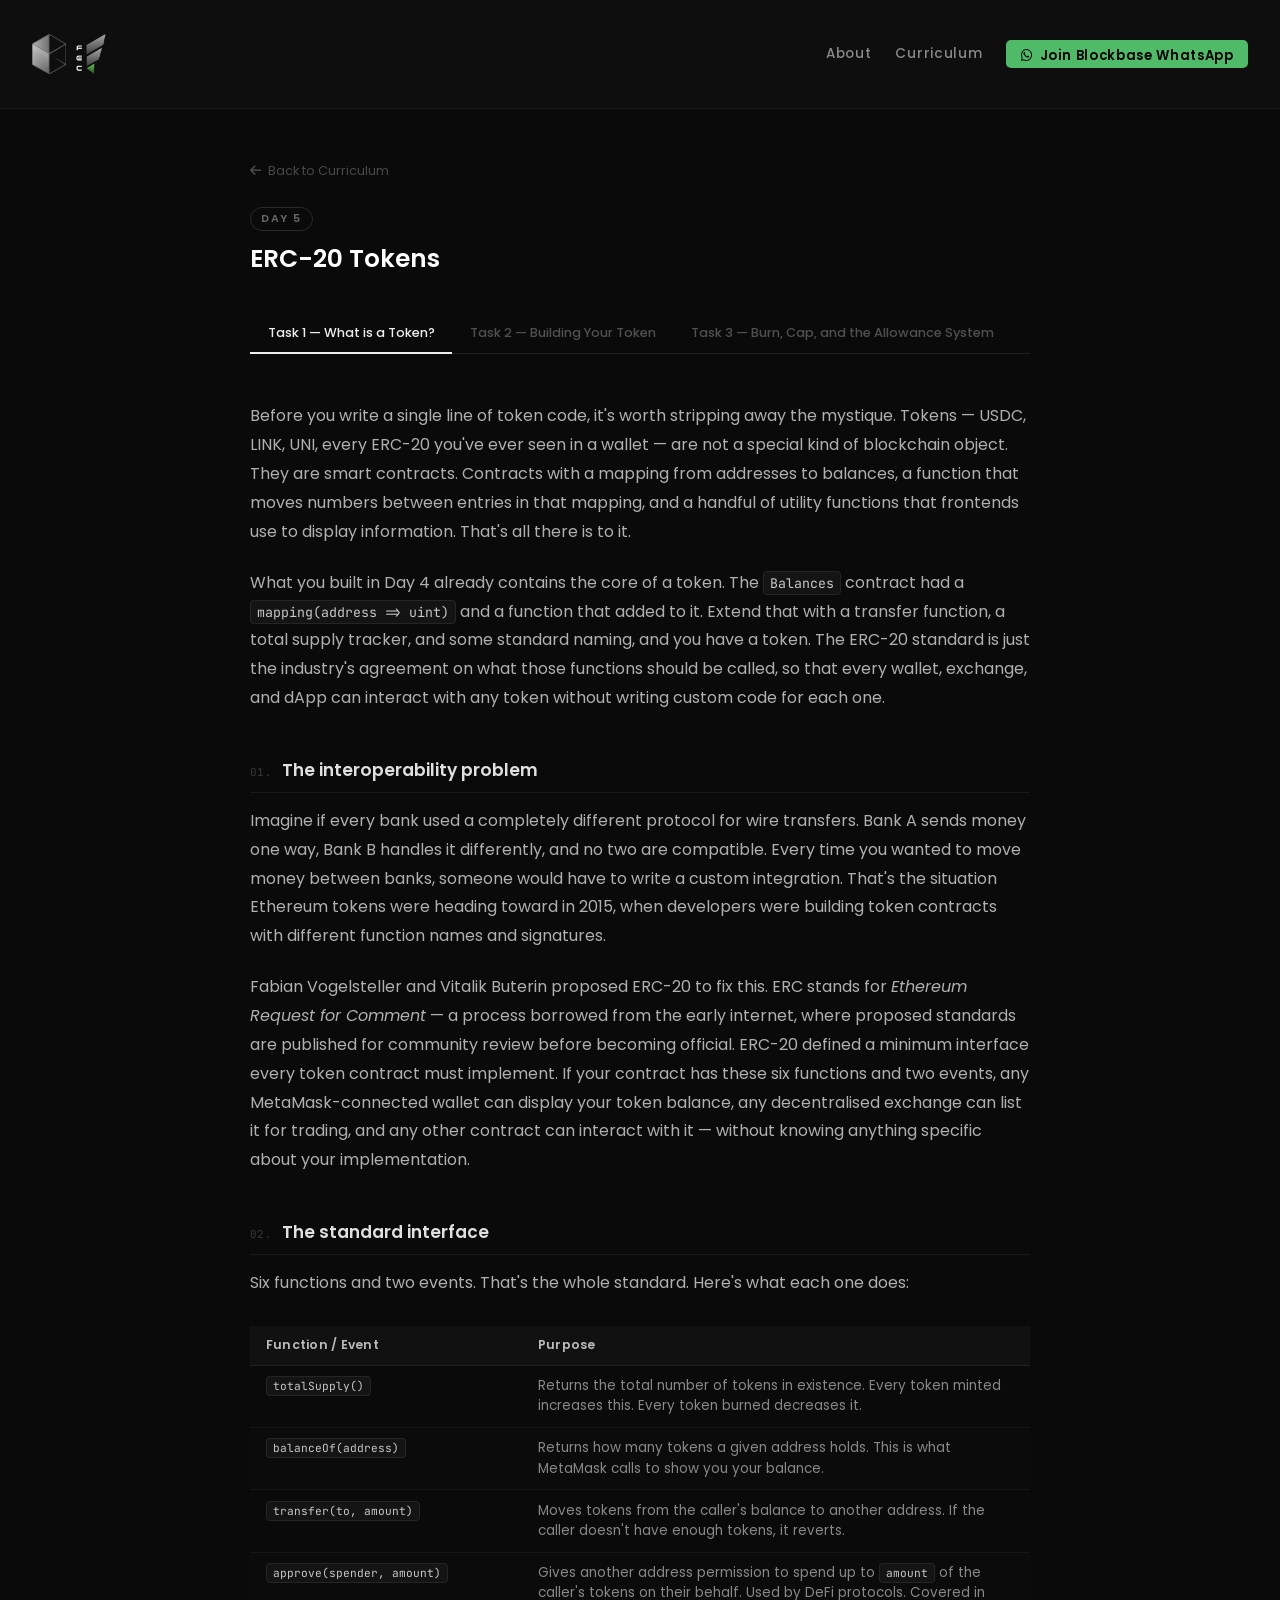
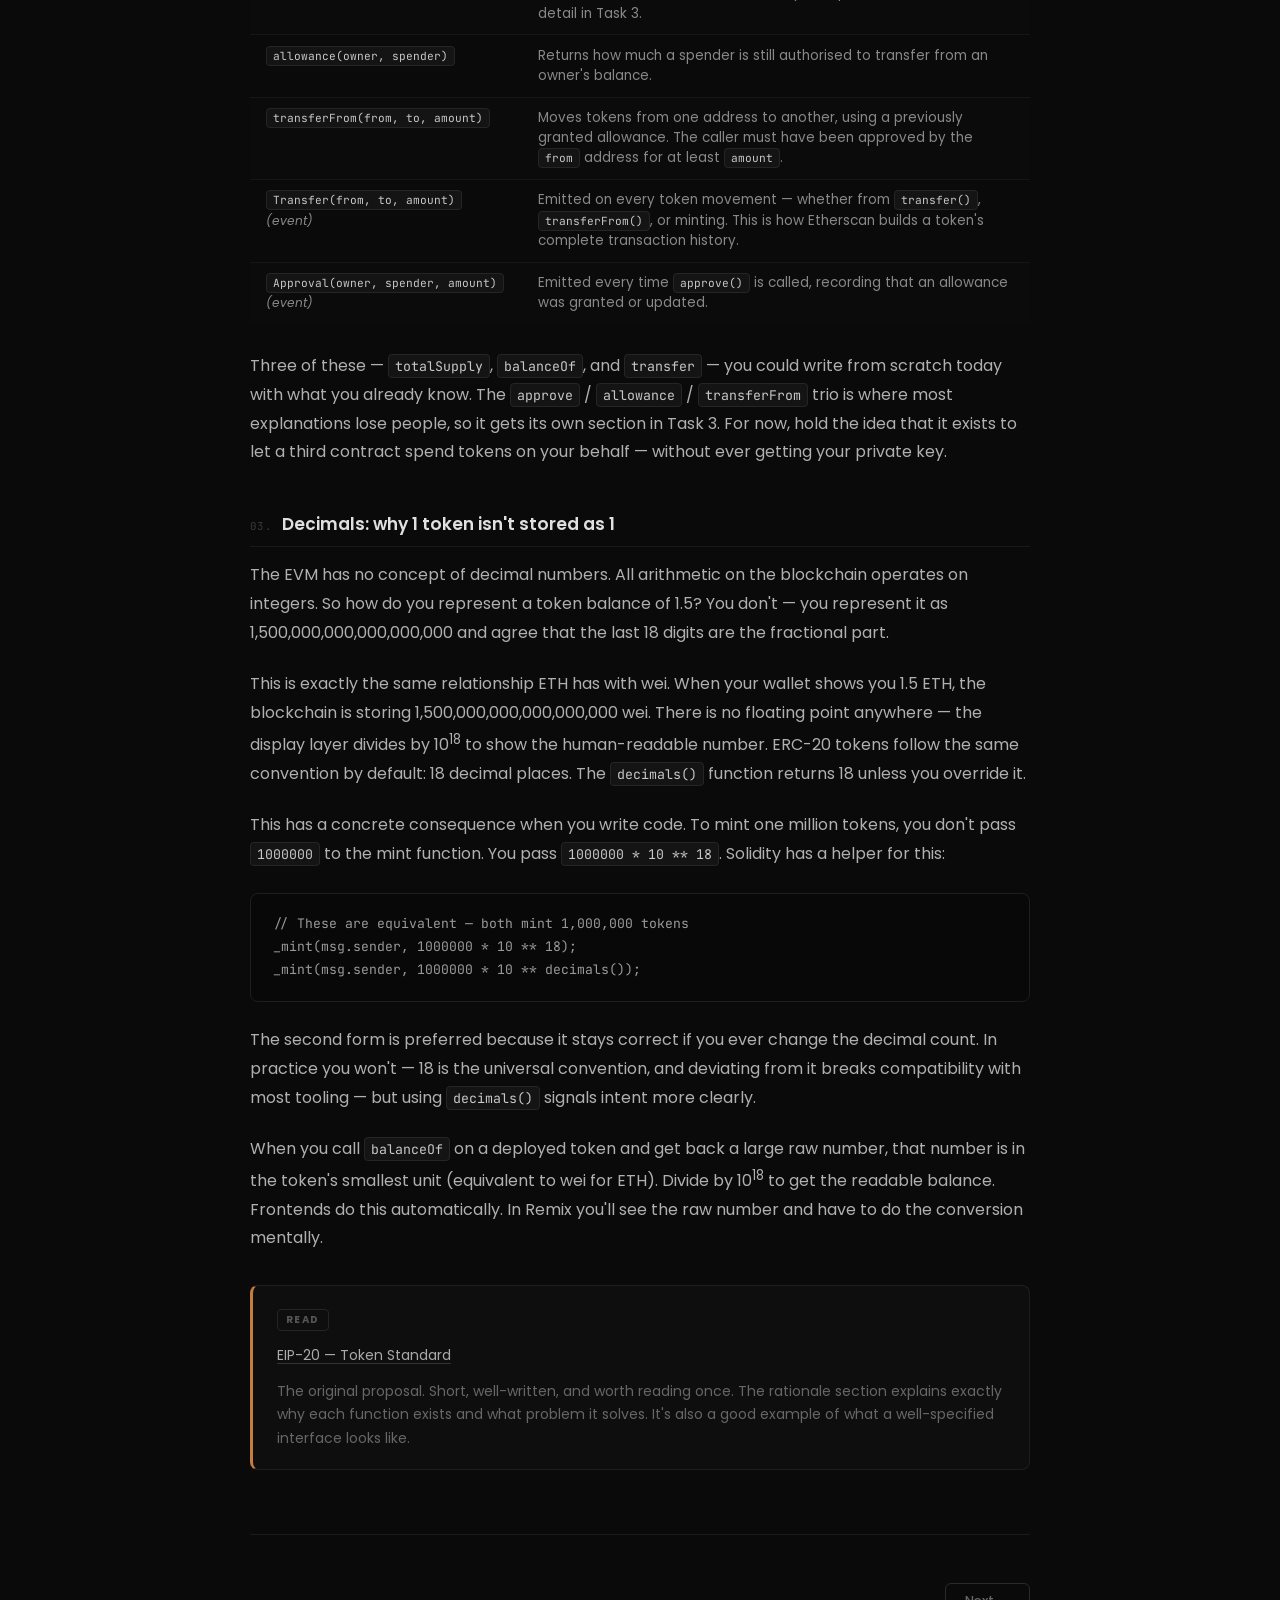
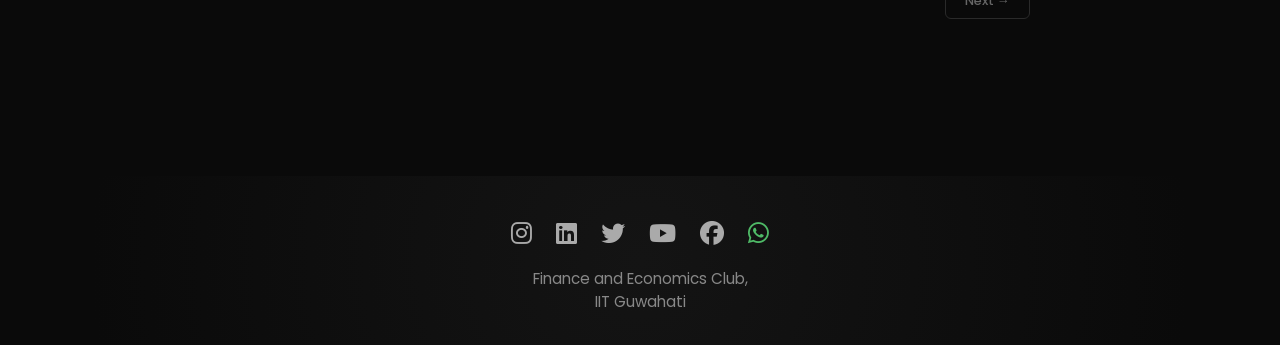
<file: day5.html>
<!doctype html>
<html lang="en">
  <head>
    <meta charset="UTF-8" />
    <meta name="viewport" content="width=device-width, initial-scale=1.0" />
    <title>Day 5 — ERC-20 Tokens | BlockBase</title>
    <link
      href="https://fonts.googleapis.com/css2?family=Poppins&display=swap"
      rel="stylesheet"
    />
    <link
      href="https://fonts.googleapis.com/css2?family=Karantina&display=swap"
      rel="stylesheet"
    />
    <link
      href="https://fonts.googleapis.com/css2?family=Nico+Moji&display=swap"
      rel="stylesheet"
    />
    <link
      href="https://fonts.googleapis.com/css2?family=JetBrains+Mono:wght@400;500&display=swap"
      rel="stylesheet"
    />
    <link
      rel="stylesheet"
      href="https://cdnjs.cloudflare.com/ajax/libs/font-awesome/6.4.0/css/all.min.css"
    />
    <link rel="stylesheet" href="style.css" />
  </head>
  <body>
    <div class="reading-progress" id="readingProgress"></div>
    <nav class="navbar">
      <div class="logo-container">
        <img src="blockbase.png" alt="Blockbase" />
        <img src="fec.png" alt="FEC IITG" />
      </div>
      <ul class="nav-links">
        <li><a href="index.html#about">About</a></li>
        <li><a href="index.html#curriculum">Curriculum</a></li>
        <li>
          <a
            href="https://chat.whatsapp.com/EUfRkvIR5DPALPlOOrjKJf?mode=gi_t"
            class="nav-whatsapp"
            target="_blank"
            rel="noopener"
            ><i class="fab fa-whatsapp"></i> Join Blockbase WhatsApp</a
          >
        </li>
      </ul>
    </nav>

    <div class="reader-wrap">
      <div class="reader-header">
        <a href="index.html#curriculum" class="back-link"
          ><i class="fas fa-arrow-left"></i> Back to Curriculum</a
        >
        <div>
          <span class="day-pill">Day 5</span>
          <h1 class="day-header-title">ERC-20 Tokens</h1>
        </div>
      </div>

      <div class="task-tabs">
        <button class="task-tab active" data-index="0">
          Task 1 &mdash; What is a Token?
        </button>
        <button class="task-tab" data-index="1">
          Task 2 &mdash; Building Your Token
        </button>
        <button class="task-tab" data-index="2">
          Task 3 &mdash; Burn, Cap, and the Allowance System
        </button>
      </div>

      <div class="reader-body">
        <!-- ═══════════════════════════════════════════════════════════ TASK 1 -->
        <article id="task1" class="task-pane active">
          <p>
            Before you write a single line of token code, it's worth stripping
            away the mystique. Tokens — USDC, LINK, UNI, every ERC-20 you've
            ever seen in a wallet — are not a special kind of blockchain object.
            They are smart contracts. Contracts with a mapping from addresses to
            balances, a function that moves numbers between entries in that
            mapping, and a handful of utility functions that frontends use to
            display information. That's all there is to it.
          </p>

          <p>
            What you built in Day 4 already contains the core of a token. The
            <code>Balances</code> contract had a
            <code>mapping(address =&gt; uint)</code> and a function that added
            to it. Extend that with a transfer function, a total supply tracker,
            and some standard naming, and you have a token. The ERC-20 standard
            is just the industry's agreement on what those functions should be
            called, so that every wallet, exchange, and dApp can interact with
            any token without writing custom code for each one.
          </p>

          <h3>The interoperability problem</h3>

          <p>
            Imagine if every bank used a completely different protocol for wire
            transfers. Bank A sends money one way, Bank B handles it
            differently, and no two are compatible. Every time you wanted to
            move money between banks, someone would have to write a custom
            integration. That's the situation Ethereum tokens were heading
            toward in 2015, when developers were building token contracts with
            different function names and signatures.
          </p>

          <p>
            Fabian Vogelsteller and Vitalik Buterin proposed ERC-20 to fix this.
            ERC stands for <em>Ethereum Request for Comment</em> — a process
            borrowed from the early internet, where proposed standards are
            published for community review before becoming official. ERC-20
            defined a minimum interface every token contract must implement. If
            your contract has these six functions and two events, any
            MetaMask-connected wallet can display your token balance, any
            decentralised exchange can list it for trading, and any other
            contract can interact with it — without knowing anything specific
            about your implementation.
          </p>

          <h3>The standard interface</h3>

          <p>
            Six functions and two events. That's the whole standard. Here's what
            each one does:
          </p>

          <div class="table-wrap">
            <table>
              <thead>
                <tr>
                  <th style="width: 240px">Function / Event</th>
                  <th>Purpose</th>
                </tr>
              </thead>
              <tbody>
                <tr>
                  <td><code>totalSupply()</code></td>
                  <td>
                    Returns the total number of tokens in existence. Every token
                    minted increases this. Every token burned decreases it.
                  </td>
                </tr>
                <tr>
                  <td><code>balanceOf(address)</code></td>
                  <td>
                    Returns how many tokens a given address holds. This is what
                    MetaMask calls to show you your balance.
                  </td>
                </tr>
                <tr>
                  <td><code>transfer(to, amount)</code></td>
                  <td>
                    Moves tokens from the caller's balance to another address.
                    If the caller doesn't have enough tokens, it reverts.
                  </td>
                </tr>
                <tr>
                  <td><code>approve(spender, amount)</code></td>
                  <td>
                    Gives another address permission to spend up to
                    <code>amount</code> of the caller's tokens on their behalf.
                    Used by DeFi protocols. Covered in detail in Task 3.
                  </td>
                </tr>
                <tr>
                  <td><code>allowance(owner, spender)</code></td>
                  <td>
                    Returns how much a spender is still authorised to transfer
                    from an owner's balance.
                  </td>
                </tr>
                <tr>
                  <td><code>transferFrom(from, to, amount)</code></td>
                  <td>
                    Moves tokens from one address to another, using a previously
                    granted allowance. The caller must have been approved by the
                    <code>from</code> address for at least <code>amount</code>.
                  </td>
                </tr>
                <tr>
                  <td>
                    <code>Transfer(from, to, amount)</code>
                    <em style="font-weight: normal; font-size: 0.9em"
                      >(event)</em
                    >
                  </td>
                  <td>
                    Emitted on every token movement — whether from
                    <code>transfer()</code>, <code>transferFrom()</code>, or
                    minting. This is how Etherscan builds a token's complete
                    transaction history.
                  </td>
                </tr>
                <tr>
                  <td>
                    <code>Approval(owner, spender, amount)</code>
                    <em style="font-weight: normal; font-size: 0.9em"
                      >(event)</em
                    >
                  </td>
                  <td>
                    Emitted every time <code>approve()</code> is called,
                    recording that an allowance was granted or updated.
                  </td>
                </tr>
              </tbody>
            </table>
          </div>

          <p>
            Three of these — <code>totalSupply</code>, <code>balanceOf</code>,
            and <code>transfer</code> — you could write from scratch today with
            what you already know. The <code>approve</code> /
            <code>allowance</code> / <code>transferFrom</code> trio is where
            most explanations lose people, so it gets its own section in Task 3.
            For now, hold the idea that it exists to let a third contract spend
            tokens on your behalf — without ever getting your private key.
          </p>

          <h3>Decimals: why 1 token isn't stored as 1</h3>

          <p>
            The EVM has no concept of decimal numbers. All arithmetic on the
            blockchain operates on integers. So how do you represent a token
            balance of 1.5? You don't — you represent it as
            1,500,000,000,000,000,000 and agree that the last 18 digits are the
            fractional part.
          </p>

          <p>
            This is exactly the same relationship ETH has with wei. When your
            wallet shows you 1.5 ETH, the blockchain is storing
            1,500,000,000,000,000,000 wei. There is no floating point anywhere —
            the display layer divides by 10<sup>18</sup> to show the
            human-readable number. ERC-20 tokens follow the same convention by
            default: 18 decimal places. The <code>decimals()</code> function
            returns 18 unless you override it.
          </p>

          <p>
            This has a concrete consequence when you write code. To mint one
            million tokens, you don't pass <code>1000000</code> to the mint
            function. You pass <code>1000000 * 10 ** 18</code>. Solidity has a
            helper for this:
          </p>

          <pre><code>// These are equivalent — both mint 1,000,000 tokens
_mint(msg.sender, 1000000 * 10 ** 18);
_mint(msg.sender, 1000000 * 10 ** decimals());</code></pre>

          <p>
            The second form is preferred because it stays correct if you ever
            change the decimal count. In practice you won't — 18 is the
            universal convention, and deviating from it breaks compatibility
            with most tooling — but using <code>decimals()</code> signals intent
            more clearly.
          </p>

          <p>
            When you call <code>balanceOf</code> on a deployed token and get
            back a large raw number, that number is in the token's smallest unit
            (equivalent to wei for ETH). Divide by 10<sup>18</sup> to get the
            readable balance. Frontends do this automatically. In Remix you'll
            see the raw number and have to do the conversion mentally.
          </p>

          <div class="resource-card explore-card">
            <span class="resource-label">Read</span>
            <a
              href="https://eips.ethereum.org/EIPS/eip-20"
              target="_blank"
              rel="noopener"
              >EIP-20 &mdash; Token Standard</a
            >
            <p>
              The original proposal. Short, well-written, and worth reading
              once. The rationale section explains exactly why each function
              exists and what problem it solves. It's also a good example of
              what a well-specified interface looks like.
            </p>
          </div>
        </article>

        <!-- ═══════════════════════════════════════════════════════════ TASK 2 -->
        <article id="task2" class="task-pane">
          <p>
            Writing a fully compliant ERC-20 from scratch would take several
            hundred lines and require getting subtleties exactly right —
            handling edge cases in allowances, emitting the right events in the
            right places, avoiding integer overflow on transfers. People have
            done this wrong and lost real money. There is a better approach.
          </p>

          <h3>OpenZeppelin</h3>

          <p>
            The library you'll use is called OpenZeppelin — a collection of
            smart contract building blocks written by security-focused
            engineers, reviewed by professional auditors, and deployed in
            contracts holding billions of dollars across the ecosystem. Their
            ERC-20 implementation has been stress-tested in ways no first-year
            project ever will be.
          </p>

          <p>
            The right way to think about it is not as a shortcut but as the
            correct engineering choice. When you write production software, you
            don't reimplement string parsing from first principles when a
            well-maintained library exists. The same logic applies here, and the
            stakes are higher — a bug in a deployed token contract cannot be
            patched.
          </p>

          <p>
            In Remix, you import OpenZeppelin contracts directly from their
            GitHub repository. The compiler fetches the source automatically:
          </p>

          <pre><code>import "@openzeppelin/contracts/token/ERC20/ERC20.sol";</code></pre>

          <h3>Inheritance</h3>

          <p>
            Before writing the contract, one concept you need: inheritance. When
            a contract uses <code>is SomeOtherContract</code>, it inherits
            everything from that contract — all its state variables, all its
            functions, all its internal logic. Your contract is an extension of
            it. You get the base behaviour for free and can add to it, or
            override specific parts.
          </p>

          <pre><code>// This contract IS an ERC20. It has totalSupply, balanceOf,
// transfer, approve, allowance, transferFrom — all of it — for free.
contract MyToken is ERC20 {
    // Your additions go here
}</code></pre>

          <p>
            OpenZeppelin's <code>ERC20</code> already implements the complete
            standard correctly. <code>is ERC20</code> gives you all of that. You
            only write what's unique to your specific token: its name, symbol,
            initial supply, and any custom logic like minting or burning.
          </p>

          <h3>Writing the token</h3>

          <p>
            Create a new file in Remix called <code>MyToken.sol</code>. Write
            this out rather than pasting it — the constructor line is where most
            mistakes happen and typing it forces you to read it carefully:
          </p>

          <pre><code>// SPDX-License-Identifier: MIT
pragma solidity ^0.8.10;

import "@openzeppelin/contracts/token/ERC20/ERC20.sol";

contract MyToken is ERC20 {
    address public owner;

    constructor(string memory _name, string memory _symbol) ERC20(_name, _symbol) {
        owner = msg.sender;
        _mint(msg.sender, 1000000 * 10 ** decimals());
    }

    modifier onlyOwner() {
        require(msg.sender == owner, "Not the owner");
        _;
    }

    function mint(address _to, uint256 _amount) public onlyOwner {
        _mint(_to, _amount);
    }
}</code></pre>

          <p>
            The constructor has two parameter lists — that's the one thing that
            looks unusual.
            <code>(string memory _name, string memory _symbol)</code> are the
            parameters for <em>your</em> constructor. The
            <code>ERC20(_name, _symbol)</code> that immediately follows is the
            call to the parent contract's constructor — it's how you pass the
            token name and symbol up to OpenZeppelin's code, which stores them.
            This syntax is specific to inheritance in Solidity: when your
            contract inherits from another that has a constructor with
            parameters, you must call the parent constructor this way.
          </p>

          <p>
            <code>_mint</code> is an internal function from OpenZeppelin's
            <code>ERC20</code>. It creates tokens — increasing
            <code>totalSupply</code> by the amount given, adding that amount to
            the recipient's balance, and emitting the <code>Transfer</code>
            event from the zero address to the recipient (the conventional way
            to represent minting in the standard). You cannot call
            <code>_mint</code> from outside the contract — the leading
            underscore in OpenZeppelin's naming convention signals that a
            function is internal. That's exactly what you want: the only way to
            mint new tokens is through your public <code>mint()</code> function,
            which is guarded by <code>onlyOwner</code>.
          </p>

          <h3>Deploying and testing</h3>

          <p>
            Compile with version 0.8.10 or higher. You may see a yellow warning
            about unused variables — that's fine. Deploy to Remix VM (Shanghai)
            with the constructor arguments filled in: enter your token name and
            symbol in the input fields next to the Deploy button. Choose
            something — you're building your own coin.
          </p>

          <p>
            After deployment, expand the contract. You'll see a longer list of
            functions than in previous days — these are all the ERC-20 functions
            you inherited, plus yours. Work through these steps in order:
          </p>

          <ol class="content-list">
            <li>
              Call <strong>totalSupply</strong>. You'll see a large number —
              <code>1000000000000000000000000</code>. That's one million tokens
              expressed with 18 decimal places. Divide by 10<sup>18</sup> and
              you get 1,000,000.
            </li>
            <li>
              Call <strong>balanceOf</strong> with your deployer address (copy
              it from the Account dropdown at the top of the Deploy panel). It
              should return the same large number — you got the entire initial
              supply.
            </li>
            <li>
              Call <strong>name</strong> and <strong>symbol</strong>. They
              return whatever you passed to the constructor.
            </li>
            <li>Call <strong>decimals</strong>. It returns <code>18</code>.</li>
            <li>
              Call <strong>transfer</strong> with a second Remix account address
              and an amount of <code>1000000000000000000</code> (that's 10<sup
                >18</sup
              >
              — exactly 1 token). Switch to the second account and call
              <strong>balanceOf</strong> with its address — it should show
              <code>1000000000000000000</code>.
            </li>
            <li>
              Switch back to the deployer account. Call <strong>mint</strong>
              with the second account's address and
              <code>5000000000000000000</code> (5 tokens). Check the second
              account's balance again — it should now be
              <code>6000000000000000000</code>.
            </li>
            <li>
              Switch to the second account. Try calling <strong>mint</strong>.
              It should revert with <code>"Not the owner"</code>. The
              <code>onlyOwner</code> modifier is working.
            </li>
          </ol>

          <p>
            One thing worth noticing in the Remix console after the transfer and
            mint calls: expand the transaction log and look at the Logs section.
            You'll see a decoded <code>Transfer</code> event for each one — the
            from address, the to address, and the value. This is the event data
            that Etherscan uses to build a token's transaction history.
            OpenZeppelin's implementation emits these automatically; you don't
            have to write any event code yourself.
          </p>

          <div class="resource-card demo-card">
            <span class="resource-label">Reference</span>
            <a
              href="https://docs.openzeppelin.com/contracts/4.x/erc20"
              target="_blank"
              rel="noopener"
              >ERC-20 &mdash; OpenZeppelin Docs</a
            >
            <p>
              The full documentation for OpenZeppelin's ERC-20 implementation,
              including every function's behaviour, the internal functions
              available to child contracts (<code>_mint</code>,
              <code>_burn</code>, <code>_beforeTokenTransfer</code>), and worked
              examples of common patterns like Burnable and Capped extensions.
            </p>
          </div>
        </article>

        <!-- ═══════════════════════════════════════════════════════════ TASK 3 -->
        <article id="task3" class="task-pane">
          <p>
            Your token works. Now extend it with two features that appear in
            almost every production ERC-20 — a burn mechanism and a supply cap —
            and then work through the approval system properly, because it's the
            mechanism that makes all of DeFi function and it's consistently
            misunderstood.
          </p>

          <h3>Adding burn</h3>

          <p>
            Burning destroys tokens permanently, reducing total supply. It's the
            opposite of minting. OpenZeppelin provides an internal
            <code>_burn(address, amount)</code> function that handles
            everything: decrements the holder's balance, decrements
            <code>totalSupply</code>, and emits a <code>Transfer</code> event to
            the zero address (the conventional way to represent a burn in the
            standard).
          </p>

          <p>
            The question is who gets to burn tokens. The most common design: any
            holder can burn their own tokens, but nobody can burn someone
            else's. A public <code>burn</code> function that burns from
            <code>msg.sender</code> naturally enforces this — you can only call
            it on your own behalf.
          </p>

          <pre><code>function burn(uint256 _amount) public {
    _burn(msg.sender, _amount);
}</code></pre>

          <p>
            That's the entire function. <code>_burn</code> handles the balance
            check internally — if <code>msg.sender</code> doesn't hold enough
            tokens, the transaction reverts with a clear error message before
            any state changes. You don't need a manual <code>require</code>
            here; OpenZeppelin's implementation already has it.
          </p>

          <h3>Adding a supply cap</h3>

          <p>
            A cap prevents the owner from minting tokens beyond a fixed maximum.
            It's a trust mechanism: if users know the maximum supply is capped
            at 10 million and the contract enforces it, they know their holdings
            can never be diluted beyond that point. You add the check to the
            <code>mint</code> function:
          </p>

          <pre><code>uint256 public constant MAX_SUPPLY = 10_000_000 * 10 ** 18;

function mint(address _to, uint256 _amount) public onlyOwner {
    require(totalSupply() + _amount &lt;= MAX_SUPPLY, "Cap exceeded");
    _mint(_to, _amount);
}</code></pre>

          <p>
            <code>constant</code> means the value is fixed at compile time and
            never changes — the compiler replaces every reference to
            <code>MAX_SUPPLY</code> with the literal number, so it costs no
            storage. The underscores in <code>10_000_000</code> are a
            readability feature added in Solidity 0.8 — the compiler ignores
            them, but they make large numbers much easier to read at a glance.
          </p>

          <p>
            The check happens before the mint: if the current
            <code>totalSupply()</code> plus the requested amount would exceed
            the cap, the whole transaction reverts. No partial mints.
          </p>

          <h3>The approval system</h3>

          <p>
            This is the mechanism that almost everyone misunderstands the first
            time they use DeFi. When you swap tokens on Uniswap, you're not
            sending your tokens directly to Uniswap's contract. At some point
            before the swap, you sign a transaction granting Uniswap's contract
            permission to move a specific amount of your tokens on your behalf.
            That permission is recorded in your token contract as an allowance.
            When the swap executes, Uniswap calls <code>transferFrom</code> on
            the token contract — and the token contract checks whether Uniswap
            is authorised, then moves the tokens.
          </p>

          <p>
            Your private key never leaves your wallet. You never sent your
            tokens to Uniswap. You gave the token contract a signed instruction
            saying "this specific contract is allowed to spend up to this amount
            from my balance." That's all <code>approve</code> does.
          </p>

          <p>The full flow in code:</p>

          <pre><code>// Step 1: Alice calls this on the token contract
// "I allow Uniswap to spend up to 100 of my tokens"
token.approve(uniswapAddress, 100 * 10 ** 18);

// Step 2: Uniswap's contract calls this when executing Alice's swap
// (Uniswap calls transferFrom on Alice's behalf)
token.transferFrom(aliceAddress, poolAddress, 100 * 10 ** 18);</code></pre>

          <p>
            Inside OpenZeppelin's <code>transferFrom</code>, three things
            happen: the function checks that the caller (Uniswap's contract) has
            an allowance of at least 100 tokens from Alice, deducts that amount
            from the allowance, and then moves the tokens. If Uniswap tries to
            call <code>transferFrom</code> without Alice having approved it
            first, the transaction reverts.
          </p>

          <p>
            This pattern is why DeFi requires two transactions for a first-time
            token interaction: one <code>approve</code> and one actual
            operation. You might have noticed this with MetaMask — the first
            time you use a new protocol with a new token, you approve, then
            confirm the main transaction. That approval transaction is calling
            <code>approve()</code> on the token contract.
          </p>

          <h3>Testing the approval flow in Remix</h3>

          <ol class="content-list">
            <li>
              Deploy the full contract (with burn and cap) as Account A. Account
              A starts with the full initial supply.
            </li>
            <li>
              As Account A, call <strong>approve</strong> with Account B's
              address and <code>500000000000000000000</code> (500 tokens).
            </li>
            <li>
              Call <strong>allowance</strong> with Account A as owner and
              Account B as spender. It should return
              <code>500000000000000000000</code>.
            </li>
            <li>
              Switch to Account B. Call <strong>transferFrom</strong> with
              Account A as the <code>from</code> address, Account B as
              <code>to</code>, and <code>100000000000000000000</code> (100
              tokens).
            </li>
            <li>
              Check Account A's balance — it should have decreased by 100
              tokens. Check the allowance again — it should now be 400 tokens.
              Account B consumed part of its allowance.
            </li>
            <li>
              As Account B, try to call <strong>transferFrom</strong> with an
              amount of 500 tokens — more than the remaining allowance of 400.
              It should revert.
            </li>
            <li>
              As Account A, call <strong>burn</strong> with
              <code>1000000000000000000000</code> (1,000 tokens). Call
              <strong>totalSupply</strong> — it should have decreased by exactly
              that amount.
            </li>
            <li>
              Try minting up to the cap: call <strong>totalSupply</strong>,
              calculate how much is left before hitting <code>MAX_SUPPLY</code>,
              and try to mint that plus one token more. It should revert with
              <code>"Cap exceeded"</code>.
            </li>
          </ol>

          <h3>The complete contract</h3>

          <p>
            Here is everything together. Read through it before deploying —
            every line should be familiar by now, and anything that isn't is
            worth pausing on:
          </p>

          <pre><code>// SPDX-License-Identifier: MIT
pragma solidity ^0.8.10;

import "@openzeppelin/contracts/token/ERC20/ERC20.sol";

contract MyToken is ERC20 {
    address public owner;
    uint256 public constant MAX_SUPPLY = 10_000_000 * 10 ** 18;

    constructor(string memory _name, string memory _symbol) ERC20(_name, _symbol) {
        owner = msg.sender;
        _mint(msg.sender, 1_000_000 * 10 ** decimals());
    }

    modifier onlyOwner() {
        require(msg.sender == owner, "Not the owner");
        _;
    }

    function mint(address _to, uint256 _amount) public onlyOwner {
        require(totalSupply() + _amount &lt;= MAX_SUPPLY, "Cap exceeded");
        _mint(_to, _amount);
    }

    function burn(uint256 _amount) public {
        _burn(msg.sender, _amount);
    }
}</code></pre>

          <p>
            This is a real, deployable ERC-20 token. It follows the standard, it
            inherits a battle-tested implementation, it has an owner-gated mint
            with a hard cap, and any holder can burn their own balance. In Day 6
            you deploy this exact contract to the Sepolia testnet, verify it on
            Etherscan, and import it into MetaMask so it appears in your wallet
            alongside any other token you hold.
          </p>

          <div class="resource-card explore-card">
            <span class="resource-label">Preview</span>
            <a
              href="https://wizard.openzeppelin.com/"
              target="_blank"
              rel="noopener"
              >OpenZeppelin Contracts Wizard</a
            >
            <p>
              Select ERC-20, toggle on Mintable, Burnable, and Capped. Read
              through what it generates and compare it to what you wrote today.
              You'll recognise everything — OpenZeppelin's wizard is just a more
              fully-featured version of the same pattern. When you get to
              building real projects, this is where most token contracts start.
            </p>
          </div>
        </article>
      </div>

      <div class="reader-footer-nav">
        <button class="nav-btn" id="prevTaskBtn" style="visibility: hidden">
          &larr; Previous
        </button>
        <button class="nav-btn" id="nextTaskBtn">Next &rarr;</button>
      </div>
    </div>

    <footer>
      <div class="social-icons">
        <a href="https://www.instagram.com/fec_iitg/" target="_blank"
          ><i class="fab fa-instagram"></i
        ></a>
        <a
          href="https://www.linkedin.com/company/finance-and-economics-club-iitg/"
          target="_blank"
          ><i class="fab fa-linkedin"></i
        ></a>
        <a href="https://x.com/fec_iitg" target="_blank"
          ><i class="fab fa-twitter"></i
        ></a>
        <a
          href="https://www.youtube.com/@financeandeconomicsclubiit1029"
          target="_blank"
          ><i class="fab fa-youtube"></i
        ></a>
        <a href="https://www.facebook.com/financeclubiitg/" target="_blank"
          ><i class="fab fa-facebook"></i
        ></a>
        <a
          href="https://chat.whatsapp.com/EUfRkvIR5DPALPlOOrjKJf?mode=gi_t"
          target="_blank"
          rel="noopener"
          ><i class="fab fa-whatsapp"></i
        ></a>
      </div>
      <p>Finance and Economics Club,</p>
      <p>IIT Guwahati</p>
    </footer>

    <script>
      const tabs = document.querySelectorAll(".task-tab");
      const panes = document.querySelectorAll(".task-pane");
      const prevBtn = document.getElementById("prevTaskBtn");
      const nextBtn = document.getElementById("nextTaskBtn");
      let current = 0;

      function showTask(index) {
        tabs.forEach((t, i) => t.classList.toggle("active", i === index));
        panes.forEach((p, i) => p.classList.toggle("active", i === index));
        current = index;
        prevBtn.style.visibility = current === 0 ? "hidden" : "visible";
        nextBtn.style.visibility =
          current === tabs.length - 1 ? "hidden" : "visible";
        window.scrollTo({ top: 0, behavior: "smooth" });
      }

      tabs.forEach((tab, i) =>
        tab.addEventListener("click", () => showTask(i)),
      );
      prevBtn.addEventListener("click", () => showTask(current - 1));
      nextBtn.addEventListener("click", () => showTask(current + 1));

      if (window.location.hash === "#task2") showTask(1);
      if (window.location.hash === "#task3") showTask(2);

      window.addEventListener("scroll", () => {
        const el = document.documentElement;
        const pct = (el.scrollTop / (el.scrollHeight - el.clientHeight)) * 100;
        document.getElementById("readingProgress").style.width =
          Math.min(pct, 100) + "%";
      });
    </script>
  </body>
</html>
</file>
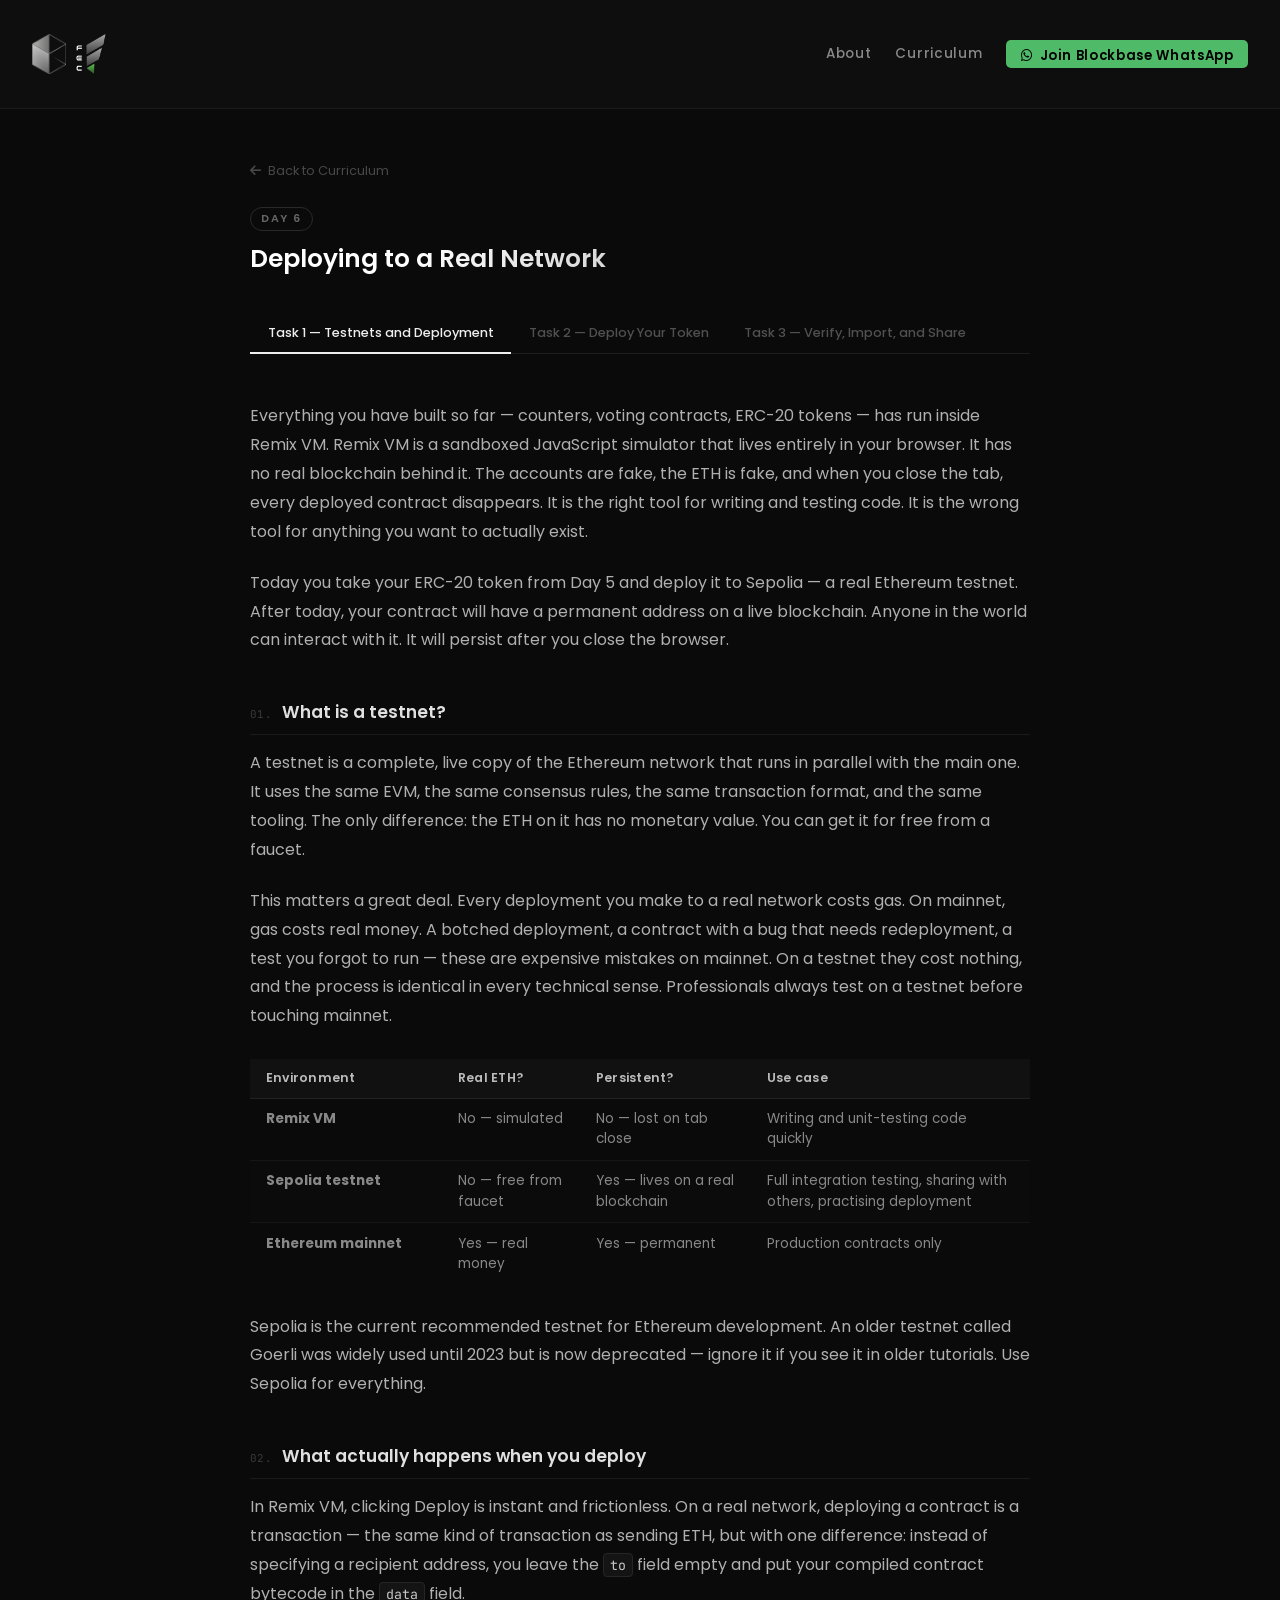
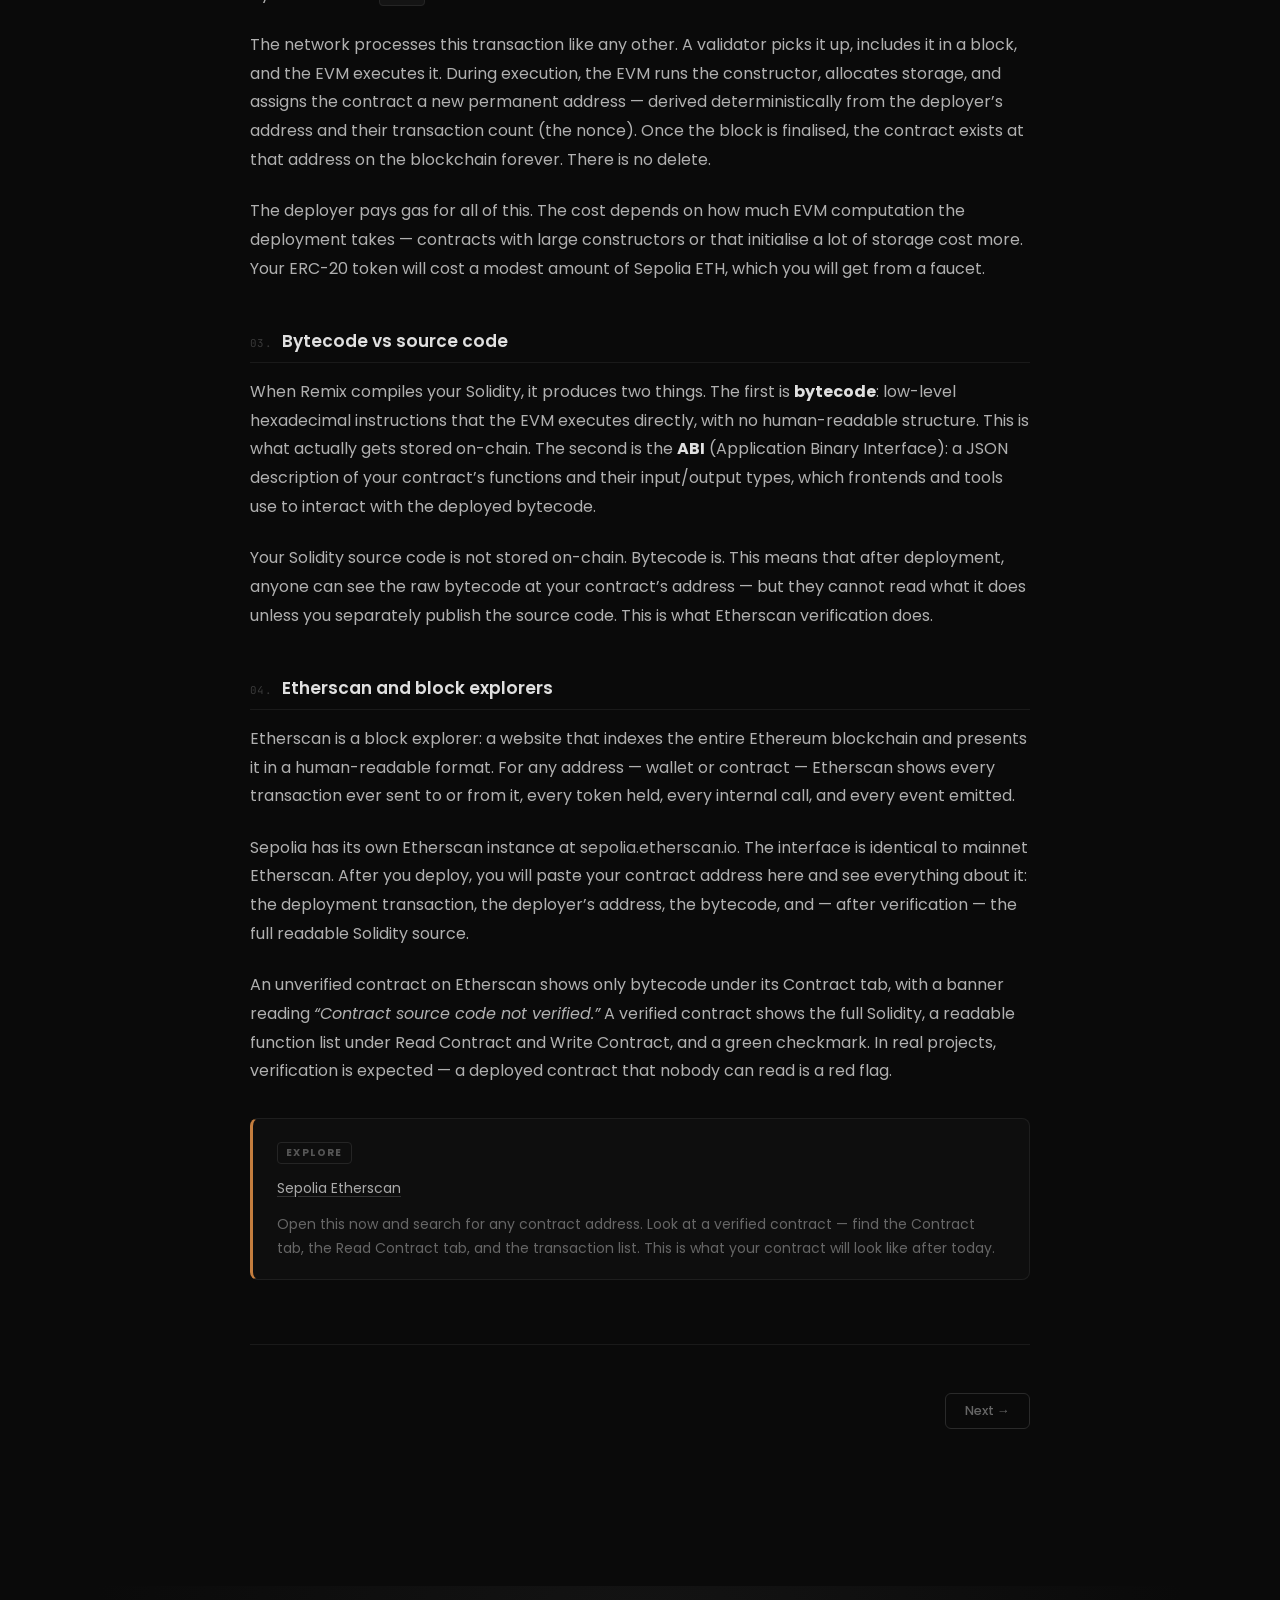
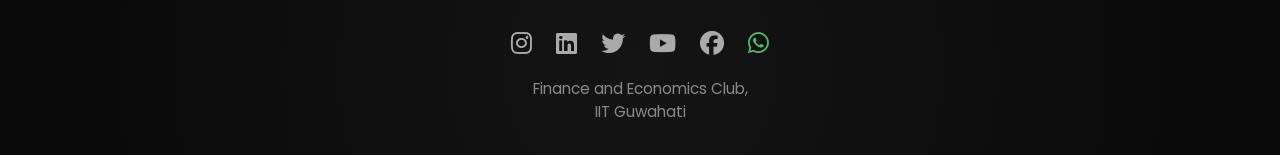
<file: day6.html>
<!doctype html>
<html lang="en">
  <head>
    <meta charset="UTF-8" />
    <meta name="viewport" content="width=device-width, initial-scale=1.0" />
    <title>Day 6 — Deploying to a Real Network | BlockBase</title>
    <link
      href="https://fonts.googleapis.com/css2?family=Poppins&display=swap"
      rel="stylesheet"
    />
    <link
      href="https://fonts.googleapis.com/css2?family=Karantina&display=swap"
      rel="stylesheet"
    />
    <link
      href="https://fonts.googleapis.com/css2?family=Nico+Moji&display=swap"
      rel="stylesheet"
    />
    <link
      href="https://fonts.googleapis.com/css2?family=JetBrains+Mono:wght@400;500&display=swap"
      rel="stylesheet"
    />
    <link
      rel="stylesheet"
      href="https://cdnjs.cloudflare.com/ajax/libs/font-awesome/6.4.0/css/all.min.css"
    />
    <link rel="stylesheet" href="style.css" />
  </head>
  <body>
    <div class="reading-progress" id="readingProgress"></div>
    <nav class="navbar">
      <div class="logo-container">
        <img src="blockbase.png" alt="Blockbase" />
        <img src="fec.png" alt="FEC IITG" />
      </div>
      <ul class="nav-links">
        <li><a href="index.html#about">About</a></li>
        <li><a href="index.html#curriculum">Curriculum</a></li>
        <li>
          <a
            href="https://chat.whatsapp.com/EUfRkvIR5DPALPlOOrjKJf?mode=gi_t"
            class="nav-whatsapp"
            target="_blank"
            rel="noopener"
            ><i class="fab fa-whatsapp"></i> Join Blockbase WhatsApp</a
          >
        </li>
      </ul>
    </nav>

    <div class="reader-wrap">
      <div class="reader-header">
        <a href="index.html#curriculum" class="back-link"
          ><i class="fas fa-arrow-left"></i> Back to Curriculum</a
        >
        <div>
          <span class="day-pill">Day 6</span>
          <h1 class="day-header-title">Deploying to a Real Network</h1>
        </div>
      </div>

      <div class="task-tabs">
        <button class="task-tab active" data-index="0">
          Task 1 &mdash; Testnets and Deployment
        </button>
        <button class="task-tab" data-index="1">
          Task 2 &mdash; Deploy Your Token
        </button>
        <button class="task-tab" data-index="2">
          Task 3 &mdash; Verify, Import, and Share
        </button>
      </div>

      <div class="reader-body">
        <!-- ═══════════════════════════════════════════════════════════ TASK 1 -->
        <article id="task1" class="task-pane active">
          <p>
            Everything you have built so far &mdash; counters, voting contracts,
            ERC-20 tokens &mdash; has run inside Remix VM. Remix VM is a
            sandboxed JavaScript simulator that lives entirely in your browser.
            It has no real blockchain behind it. The accounts are fake, the ETH
            is fake, and when you close the tab, every deployed contract
            disappears. It is the right tool for writing and testing code. It is
            the wrong tool for anything you want to actually exist.
          </p>

          <p>
            Today you take your ERC-20 token from Day 5 and deploy it to Sepolia
            &mdash; a real Ethereum testnet. After today, your contract will
            have a permanent address on a live blockchain. Anyone in the world
            can interact with it. It will persist after you close the browser.
          </p>

          <h3>What is a testnet?</h3>

          <p>
            A testnet is a complete, live copy of the Ethereum network that runs
            in parallel with the main one. It uses the same EVM, the same
            consensus rules, the same transaction format, and the same tooling.
            The only difference: the ETH on it has no monetary value. You can
            get it for free from a faucet.
          </p>

          <p>
            This matters a great deal. Every deployment you make to a real
            network costs gas. On mainnet, gas costs real money. A botched
            deployment, a contract with a bug that needs redeployment, a test
            you forgot to run &mdash; these are expensive mistakes on mainnet.
            On a testnet they cost nothing, and the process is identical in
            every technical sense. Professionals always test on a testnet before
            touching mainnet.
          </p>

          <div class="table-wrap">
            <table>
              <thead>
                <tr>
                  <th style="width: 160px">Environment</th>
                  <th>Real ETH?</th>
                  <th>Persistent?</th>
                  <th>Use case</th>
                </tr>
              </thead>
              <tbody>
                <tr>
                  <td><strong>Remix VM</strong></td>
                  <td>No &mdash; simulated</td>
                  <td>No &mdash; lost on tab close</td>
                  <td>Writing and unit-testing code quickly</td>
                </tr>
                <tr>
                  <td><strong>Sepolia testnet</strong></td>
                  <td>No &mdash; free from faucet</td>
                  <td>Yes &mdash; lives on a real blockchain</td>
                  <td>
                    Full integration testing, sharing with others, practising
                    deployment
                  </td>
                </tr>
                <tr>
                  <td><strong>Ethereum mainnet</strong></td>
                  <td>Yes &mdash; real money</td>
                  <td>Yes &mdash; permanent</td>
                  <td>Production contracts only</td>
                </tr>
              </tbody>
            </table>
          </div>

          <p>
            Sepolia is the current recommended testnet for Ethereum development.
            An older testnet called Goerli was widely used until 2023 but is now
            deprecated &mdash; ignore it if you see it in older tutorials. Use
            Sepolia for everything.
          </p>

          <h3>What actually happens when you deploy</h3>

          <p>
            In Remix VM, clicking Deploy is instant and frictionless. On a real
            network, deploying a contract is a transaction &mdash; the same kind
            of transaction as sending ETH, but with one difference: instead of
            specifying a recipient address, you leave the <code>to</code> field
            empty and put your compiled contract bytecode in the
            <code>data</code> field.
          </p>

          <p>
            The network processes this transaction like any other. A validator
            picks it up, includes it in a block, and the EVM executes it. During
            execution, the EVM runs the constructor, allocates storage, and
            assigns the contract a new permanent address &mdash; derived
            deterministically from the deployer&rsquo;s address and their
            transaction count (the nonce). Once the block is finalised, the
            contract exists at that address on the blockchain forever. There is
            no delete.
          </p>

          <p>
            The deployer pays gas for all of this. The cost depends on how much
            EVM computation the deployment takes &mdash; contracts with large
            constructors or that initialise a lot of storage cost more. Your
            ERC-20 token will cost a modest amount of Sepolia ETH, which you
            will get from a faucet.
          </p>

          <h3>Bytecode vs source code</h3>

          <p>
            When Remix compiles your Solidity, it produces two things. The first
            is <strong>bytecode</strong>: low-level hexadecimal instructions
            that the EVM executes directly, with no human-readable structure.
            This is what actually gets stored on-chain. The second is the
            <strong>ABI</strong> (Application Binary Interface): a JSON
            description of your contract&rsquo;s functions and their
            input/output types, which frontends and tools use to interact with
            the deployed bytecode.
          </p>

          <p>
            Your Solidity source code is not stored on-chain. Bytecode is. This
            means that after deployment, anyone can see the raw bytecode at your
            contract&rsquo;s address &mdash; but they cannot read what it does
            unless you separately publish the source code. This is what
            Etherscan verification does.
          </p>

          <h3>Etherscan and block explorers</h3>

          <p>
            Etherscan is a block explorer: a website that indexes the entire
            Ethereum blockchain and presents it in a human-readable format. For
            any address &mdash; wallet or contract &mdash; Etherscan shows every
            transaction ever sent to or from it, every token held, every
            internal call, and every event emitted.
          </p>

          <p>
            Sepolia has its own Etherscan instance at
            <a
              href="https://sepolia.etherscan.io"
              target="_blank"
              rel="noopener"
              >sepolia.etherscan.io</a
            >. The interface is identical to mainnet Etherscan. After you
            deploy, you will paste your contract address here and see everything
            about it: the deployment transaction, the deployer&rsquo;s address,
            the bytecode, and &mdash; after verification &mdash; the full
            readable Solidity source.
          </p>

          <p>
            An unverified contract on Etherscan shows only bytecode under its
            Contract tab, with a banner reading
            <em>&ldquo;Contract source code not verified.&rdquo;</em> A verified
            contract shows the full Solidity, a readable function list under
            Read Contract and Write Contract, and a green checkmark. In real
            projects, verification is expected &mdash; a deployed contract that
            nobody can read is a red flag.
          </p>

          <div class="resource-card explore-card">
            <span class="resource-label">Explore</span>
            <a
              href="https://sepolia.etherscan.io"
              target="_blank"
              rel="noopener"
              >Sepolia Etherscan</a
            >
            <p>
              Open this now and search for any contract address. Look at a
              verified contract &mdash; find the Contract tab, the Read Contract
              tab, and the transaction list. This is what your contract will
              look like after today.
            </p>
          </div>
        </article>

        <!-- ═══════════════════════════════════════════════════════════ TASK 2 -->
        <article id="task2" class="task-pane">
          <p>
            This task is almost entirely practical. The steps below take you
            from having a compiled contract in Remix to having a live, deployed
            contract on Sepolia with a permanent address. Read each step fully
            before clicking anything &mdash; the sequence matters, and a few
            points trip people up consistently.
          </p>

          <h3>Before you start: Sepolia ETH</h3>

          <p>
            You need a small amount of Sepolia ETH in your MetaMask wallet to
            pay gas. If you already have it from a previous session, check your
            balance &mdash; even 0.1 SepoliaETH is more than enough for several
            deployments. If you don&rsquo;t have any, use one of these faucets:
          </p>

          <div class="resource-card explore-card">
            <span class="resource-label">Faucet</span>
            <a
              href="https://www.alchemy.com/faucets/ethereum-sepolia"
              target="_blank"
              rel="noopener"
              >Alchemy Sepolia Faucet</a
            >
            <p>
              Requires a free Alchemy account. Dispenses 0.1 ETH per day &mdash;
              enough for many deployments and the easiest option for most
              students.
            </p>
          </div>

          <div class="resource-card explore-card">
            <span class="resource-label">Faucet</span>
            <a
              href="https://cloud.google.com/application/web3/faucet/ethereum/sepolia"
              target="_blank"
              rel="noopener"
              >Google Cloud Web3 Faucet &mdash; Sepolia</a
            >
            <p>
              Dispenses 0.05 ETH per request. Note: Google now requires a
              minimum balance of 0.001 ETH on Ethereum Mainnet to use this
              faucet.
            </p>
          </div>

          <h3>Step 1 &mdash; Open MyToken.sol in Remix</h3>

          <p>
            Go to
            <a href="https://remix.ethereum.org" target="_blank" rel="noopener"
              >remix.ethereum.org</a
            >
            and open the <code>MyToken.sol</code> file you wrote in Day 5. If
            you no longer have it, here is the complete contract:
          </p>

          <pre><code>// SPDX-License-Identifier: MIT
pragma solidity ^0.8.10;

import "@openzeppelin/contracts/token/ERC20/ERC20.sol";

contract MyToken is ERC20 {
    address public owner;
    uint256 public constant MAX_SUPPLY = 10_000_000 * 10 ** 18;

    constructor(string memory _name, string memory _symbol) ERC20(_name, _symbol) {
        owner = msg.sender;
        _mint(msg.sender, 1_000_000 * 10 ** decimals());
    }

    modifier onlyOwner() {
        require(msg.sender == owner, "Not the owner");
        _;
    }

    function mint(address _to, uint256 _amount) public onlyOwner {
        require(totalSupply() + _amount &lt;= MAX_SUPPLY, "Cap exceeded");
        _mint(_to, _amount);
    }

    function burn(uint256 _amount) public {
        _burn(msg.sender, _amount);
    }
}</code></pre>

          <p>
            Compile it. Use version 0.8.10 or higher. Make sure there are no red
            errors &mdash; yellow warnings are fine.
          </p>

          <h3>Step 2 &mdash; Switch the deployment environment</h3>

          <p>
            In Remix, open the
            <strong>Deploy &amp; Run Transactions</strong> tab (the icon that
            looks like a stack of blocks with a play button). At the top you
            will see an <strong>Environment</strong> dropdown currently set to
            &ldquo;Remix VM (Shanghai)&rdquo; or similar. Click it and select
            <strong>&ldquo;Injected Provider &mdash; MetaMask&rdquo;</strong>.
          </p>

          <p>
            MetaMask will immediately pop up asking to connect to Remix. Click
            <strong>Connect</strong>. After connecting, check two things in
            Remix:
          </p>

          <ol class="content-list">
            <li>
              The <strong>Account</strong> field now shows your MetaMask wallet
              address instead of a fake Remix account.
            </li>
            <li>
              The network indicator shows <strong>Sepolia</strong>. If MetaMask
              is on a different network, switch it to Sepolia first (MetaMask
              &rarr; network selector at the top &rarr; Sepolia Test Network).
              Remix will update automatically.
            </li>
          </ol>

          <p>
            You should also see a small ETH balance next to your account address
            in Remix &mdash; that is your real Sepolia ETH balance, pulled live
            from the network.
          </p>

          <h3>Step 3 &mdash; Deploy</h3>

          <p>
            Scroll down to the Deploy section. You will see two input fields
            next to the Deploy button: one for <code>_name</code> and one for
            <code>_symbol</code>. These are the constructor parameters. Enter
            whatever you want &mdash; choose a name and symbol for your token.
          </p>

          <p>
            Click <strong>Deploy</strong>. MetaMask will pop up showing a
            transaction summary including the estimated gas fee in Sepolia ETH.
            Review it, then click <strong>Confirm</strong>.
          </p>

          <p>
            Remix shows a pending spinner in the console at the bottom. After
            15&ndash;30 seconds, the transaction is mined and the spinner
            becomes a green checkmark. Your deployed contract appears in the
            <strong>Deployed Contracts</strong> section at the bottom of the
            panel, with its address.
          </p>

          <p>
            Copy that address. It is your token&rsquo;s permanent address on
            Sepolia. Save it somewhere &mdash; you will need it in Task 3 and in
            Day 7.
          </p>

          <h3>Step 4 &mdash; Find your contract on Etherscan</h3>

          <p>
            Go to
            <a
              href="https://sepolia.etherscan.io"
              target="_blank"
              rel="noopener"
              >sepolia.etherscan.io</a
            >
            and paste your contract address into the search bar. You should see:
          </p>

          <ol class="content-list">
            <li>
              Your contract address, labeled as a contract (not a wallet
              address).
            </li>
            <li>
              One transaction in the history &mdash; the deployment transaction,
              with your wallet address as the &ldquo;From&rdquo;.
            </li>
            <li>
              Under the <strong>Contract</strong> tab: bytecode, and a banner
              saying the source code is not verified.
            </li>
          </ol>

          <p>
            This is exactly correct. The contract is live but unverified. Task 3
            fixes that.
          </p>

          <div class="resource-card explore-card">
            <span class="resource-label">Explore</span>
            <a
              href="https://sepolia.etherscan.io"
              target="_blank"
              rel="noopener"
              >Sepolia Etherscan</a
            >
            <p>
              Find your deployment transaction. Click into it and examine the
              fields: the block it was included in, the gas used, the input data
              (your contract&rsquo;s bytecode). The &ldquo;To&rdquo; field will
              show &ldquo;Contract Creation&rdquo; &mdash; that is what a
              deployment transaction looks like at the network level.
            </p>
          </div>
        </article>

        <!-- ═══════════════════════════════════════════════════════════ TASK 3 -->
        <article id="task3" class="task-pane">
          <p>
            Your contract is live. This task covers three things: verifying the
            source code on Etherscan so others can read it, importing the token
            into MetaMask so it shows up in your wallet, and interacting with
            classmates&rsquo; contracts using Etherscan&rsquo;s built-in
            interface.
          </p>

          <h3>Verifying on Etherscan</h3>

          <p>
            Verification is the process of submitting your Solidity source code
            to Etherscan, which recompiles it and confirms the resulting
            bytecode matches what is stored at your contract&rsquo;s address. If
            they match, Etherscan publishes the source code publicly and marks
            the contract as verified.
          </p>

          <p>
            This is not about trust in Etherscan specifically. It&rsquo;s about
            giving anyone who interacts with your contract the ability to audit
            what it actually does. A contract that holds other people&rsquo;s
            tokens and cannot be read is a contract nobody should trust.
          </p>

          <p>Follow these steps exactly:</p>

          <ol class="content-list">
            <li>
              On your contract&rsquo;s Etherscan page, click the
              <strong>Contract</strong> tab (between Transactions and Events).
              You will see the raw bytecode and a button labelled
              <strong>&ldquo;Verify and Publish&rdquo;</strong>. Click it.
            </li>
            <li>
              <strong>Compiler Type:</strong> Select
              <em>Solidity (Single file)</em>. Your contract imports from
              OpenZeppelin, but Remix flattens those imports when you use the
              single-file option &mdash; you will paste the entire flattened
              source.
            </li>
            <li>
              <strong>Compiler Version:</strong> This must match exactly what
              you compiled with in Remix. If you used <code>0.8.10</code>, pick
              <code>v0.8.10+commit.fc410830</code>. Check Remix&rsquo;s compiler
              tab to confirm which version was used.
            </li>
            <li>
              <strong>Open Source License Type:</strong> Select
              <em>MIT License (MIT)</em>.
            </li>
            <li>Click <strong>Continue</strong>.</li>
            <li>
              In the source code box, you need to paste a
              <strong>flattened</strong> version of your contract &mdash; one
              that inlines the OpenZeppelin imports rather than referencing
              them. In Remix, right-click your <code>MyToken.sol</code> file in
              the file explorer and select
              <strong>&ldquo;Flatten&rdquo;</strong>. This creates a
              <code>MyToken_flat.sol</code> file with all imports merged. Copy
              its entire contents and paste it into the Etherscan source code
              box.
            </li>
            <li>
              Leave the Constructor Arguments field empty &mdash; Etherscan
              usually detects them automatically from the deployment
              transaction.
            </li>
            <li>
              Click <strong>Verify and Publish</strong>. After 30&ndash;60
              seconds, you will see a success page.
            </li>
          </ol>

          <p>
            Return to your contract&rsquo;s main Etherscan page and refresh. The
            Contract tab now shows your full Solidity source. You will also see
            two new sub-tabs: <strong>Read Contract</strong> and
            <strong>Write Contract</strong>.
          </p>

          <h3>Read Contract and Write Contract</h3>

          <p>
            These two tabs are Etherscan&rsquo;s built-in interface for
            interacting with your deployed contract &mdash; without needing to
            return to Remix.
          </p>

          <p>
            <strong>Read Contract</strong> shows all your <code>view</code> and
            <code>pure</code> functions: functions that only read state and cost
            no gas. You can call them directly from the browser &mdash; no
            wallet required, no transaction, instant results. Try calling
            <code>totalSupply</code>, <code>name</code>, <code>symbol</code>,
            and <code>balanceOf</code> with your own address.
          </p>

          <p>
            <strong>Write Contract</strong> shows all state-changing functions.
            To use them you need to connect your wallet &mdash; click
            &ldquo;Connect to Web3&rdquo; at the top of the Write Contract tab
            and approve the MetaMask popup. From here you can call
            <code>transfer</code>, <code>mint</code>, <code>burn</code>, and
            <code>approve</code> directly on your live Sepolia contract. Each
            call opens MetaMask to confirm a real transaction.
          </p>

          <h3>Importing your token into MetaMask</h3>

          <p>
            By default MetaMask only tracks ETH. To see your token balance in
            the wallet, you need to tell MetaMask where to look.
          </p>

          <ol class="content-list">
            <li>Open MetaMask. Make sure you are on the Sepolia network.</li>
            <li>
              Scroll down in the Assets tab until you see
              <strong>&ldquo;Import tokens&rdquo;</strong>. Click it.
            </li>
            <li>
              Paste your token&rsquo;s contract address. MetaMask will
              automatically fetch the token symbol and decimal count from the
              contract.
            </li>
            <li>Click <strong>Next</strong>, then <strong>Import</strong>.</li>
          </ol>

          <p>
            Your token now appears in MetaMask alongside Sepolia ETH. The
            balance shown is the 1,000,000 tokens minted to your address at
            deployment. This is exactly what MetaMask does when it calls
            <code>balanceOf</code> on your contract &mdash; everything you wrote
            in Day 5 is now powering a live wallet display.
          </p>

          <h3>Interact with a classmate&rsquo;s token</h3>

          <p>
            Share your Etherscan link in the group chat and find someone
            else&rsquo;s contract. Open their Etherscan page &mdash; because
            they have verified their contract, you can read exactly what it does
            before interacting with it.
          </p>

          <ol class="content-list">
            <li>
              Go to their <strong>Read Contract</strong> tab. Call
              <code>balanceOf</code> with your own wallet address. You hold 0 of
              their token &mdash; you have not received any.
            </li>
            <li>
              Ask them to use <strong>Write Contract</strong> on their own page
              to call <code>transfer</code> with your address and a small amount
              (remember: amounts are in the smallest unit, so 1 token =
              <code>1000000000000000000</code>).
            </li>
            <li>
              After their transaction is mined, call <code>balanceOf</code>
              again with your address. You now hold some of their token.
            </li>
            <li>
              Import their token into your MetaMask the same way you imported
              your own. It appears in your wallet alongside yours.
            </li>
          </ol>

          <p>
            This is the ERC-20 standard working in practice. Two different
            tokens, two different contracts, both imported and displayed in the
            same wallet without any custom code &mdash; because they both
            implement the same interface.
          </p>

          <h3>Hardhat: what professionals use instead of Remix</h3>

          <p>
            Remix is excellent for learning and for quick prototyping.
            Production projects use a different tool: <strong>Hardhat</strong>.
            You will not use it in this course, but you will see it everywhere
            &mdash; in tutorials, in job descriptions, in every serious
            open-source contract repository &mdash; so here is what you need to
            know about it.
          </p>

          <p>
            Hardhat is a Node.js development environment for Ethereum. It runs
            on your local machine and gives you a local blockchain (faster than
            Remix VM), a test runner, and deployment scripts. Contracts live in
            a
            <code>/contracts</code> folder. Tests live in a
            <code>/test</code> folder and are written in JavaScript using the
            Mocha and Chai testing libraries.
          </p>

          <p>The three commands you will encounter most often:</p>

          <pre><code># Create a new Hardhat project in an empty folder
npx hardhat init

# Compile all .sol files in the /contracts folder
npx hardhat compile

# Run all test files in the /test folder
npx hardhat test</code></pre>

          <p>A typical Hardhat test looks like this:</p>

          <pre><code>const { expect } = require("chai");

describe("MyToken", function () {
  it("Should mint 1 million tokens to the deployer", async function () {
    const [owner] = await ethers.getSigners();
    const MyToken = await ethers.getContractFactory("MyToken");
    const token = await MyToken.deploy("BlockBase Token", "BBT");

    const balance = await token.balanceOf(owner.address);
    expect(balance).to.equal(ethers.parseUnits("1000000", 18));
  });
});</code></pre>

          <p>
            The pattern is straightforward: deploy the contract inside the test,
            call its functions, and assert that the results match what you
            expect. If they don&rsquo;t, the test fails and shows you exactly
            which assertion failed. For a real project with multiple contracts,
            dozens of edge cases, and real money at stake, this kind of
            automated test suite is not optional.
          </p>

          <p>
            You will not write Hardhat tests in this course. But after Day 8,
            when you explore further on your own, Hardhat is the right next
            step.
          </p>

          <div class="resource-card explore-card">
            <span class="resource-label">Read</span>
            <a
              href="https://hardhat.org/tutorial"
              target="_blank"
              rel="noopener"
              >Hardhat &mdash; Beginners Tutorial</a
            >
            <p>
              The official Hardhat tutorial builds a token contract from scratch
              with a full test suite and a deployment script. After finishing
              this course, this is the right next project &mdash; it bridges
              from what you know to professional-grade development practices.
            </p>
          </div>

          <h3>Challenge &mdash; Deploy your Voting contract</h3>

          <p>
            Take the voting contract you wrote in the Day 4 challenge and deploy
            it to Sepolia using the same process:
          </p>

          <ol class="content-list">
            <li>Open it in Remix and compile cleanly.</li>
            <li>
              Switch to Injected Provider and deploy to Sepolia. If the
              constructor takes parameters, fill them in.
            </li>
            <li>Find it on Etherscan. Flatten the source and verify it.</li>
            <li>
              Once verified, use the <strong>Write Contract</strong> tab on
              Etherscan to add candidates and cast votes &mdash; without
              touching Remix at all.
            </li>
            <li>
              Use <strong>Read Contract</strong> to check the vote tallies. Try
              doing this from a different browser where MetaMask is not
              installed &mdash; read functions work without any wallet.
            </li>
          </ol>

          <p>
            In Day 7 you connect a JavaScript frontend to the ERC-20 token you
            deployed today, and the contract address you saved becomes the
            central piece of that project.
          </p>
        </article>
      </div>

      <div class="reader-footer-nav">
        <button class="nav-btn" id="prevTaskBtn" style="visibility: hidden">
          &larr; Previous
        </button>
        <button class="nav-btn" id="nextTaskBtn">Next &rarr;</button>
      </div>
    </div>

    <footer>
      <div class="social-icons">
        <a href="https://www.instagram.com/fec_iitg/" target="_blank"
          ><i class="fab fa-instagram"></i
        ></a>
        <a
          href="https://www.linkedin.com/company/finance-and-economics-club-iitg/"
          target="_blank"
          ><i class="fab fa-linkedin"></i
        ></a>
        <a href="https://x.com/fec_iitg" target="_blank"
          ><i class="fab fa-twitter"></i
        ></a>
        <a
          href="https://www.youtube.com/@financeandeconomicsclubiit1029"
          target="_blank"
          ><i class="fab fa-youtube"></i
        ></a>
        <a href="https://www.facebook.com/financeclubiitg/" target="_blank"
          ><i class="fab fa-facebook"></i
        ></a>
        <a
          href="https://chat.whatsapp.com/EUfRkvIR5DPALPlOOrjKJf?mode=gi_t"
          target="_blank"
          rel="noopener"
          ><i class="fab fa-whatsapp"></i
        ></a>
      </div>
      <p>Finance and Economics Club,</p>
      <p>IIT Guwahati</p>
    </footer>

    <script>
      const tabs = document.querySelectorAll(".task-tab");
      const panes = document.querySelectorAll(".task-pane");
      const prevBtn = document.getElementById("prevTaskBtn");
      const nextBtn = document.getElementById("nextTaskBtn");
      let current = 0;

      function showTask(index) {
        tabs.forEach((t, i) => t.classList.toggle("active", i === index));
        panes.forEach((p, i) => p.classList.toggle("active", i === index));
        current = index;
        prevBtn.style.visibility = current === 0 ? "hidden" : "visible";
        nextBtn.style.visibility =
          current === tabs.length - 1 ? "hidden" : "visible";
        window.scrollTo({ top: 0, behavior: "smooth" });
      }

      tabs.forEach((tab, i) =>
        tab.addEventListener("click", () => showTask(i)),
      );
      prevBtn.addEventListener("click", () => showTask(current - 1));
      nextBtn.addEventListener("click", () => showTask(current + 1));

      if (window.location.hash === "#task2") showTask(1);
      if (window.location.hash === "#task3") showTask(2);

      window.addEventListener("scroll", () => {
        const el = document.documentElement;
        const pct = (el.scrollTop / (el.scrollHeight - el.clientHeight)) * 100;
        document.getElementById("readingProgress").style.width =
          Math.min(pct, 100) + "%";
      });
    </script>
  </body>
</html>
</file>
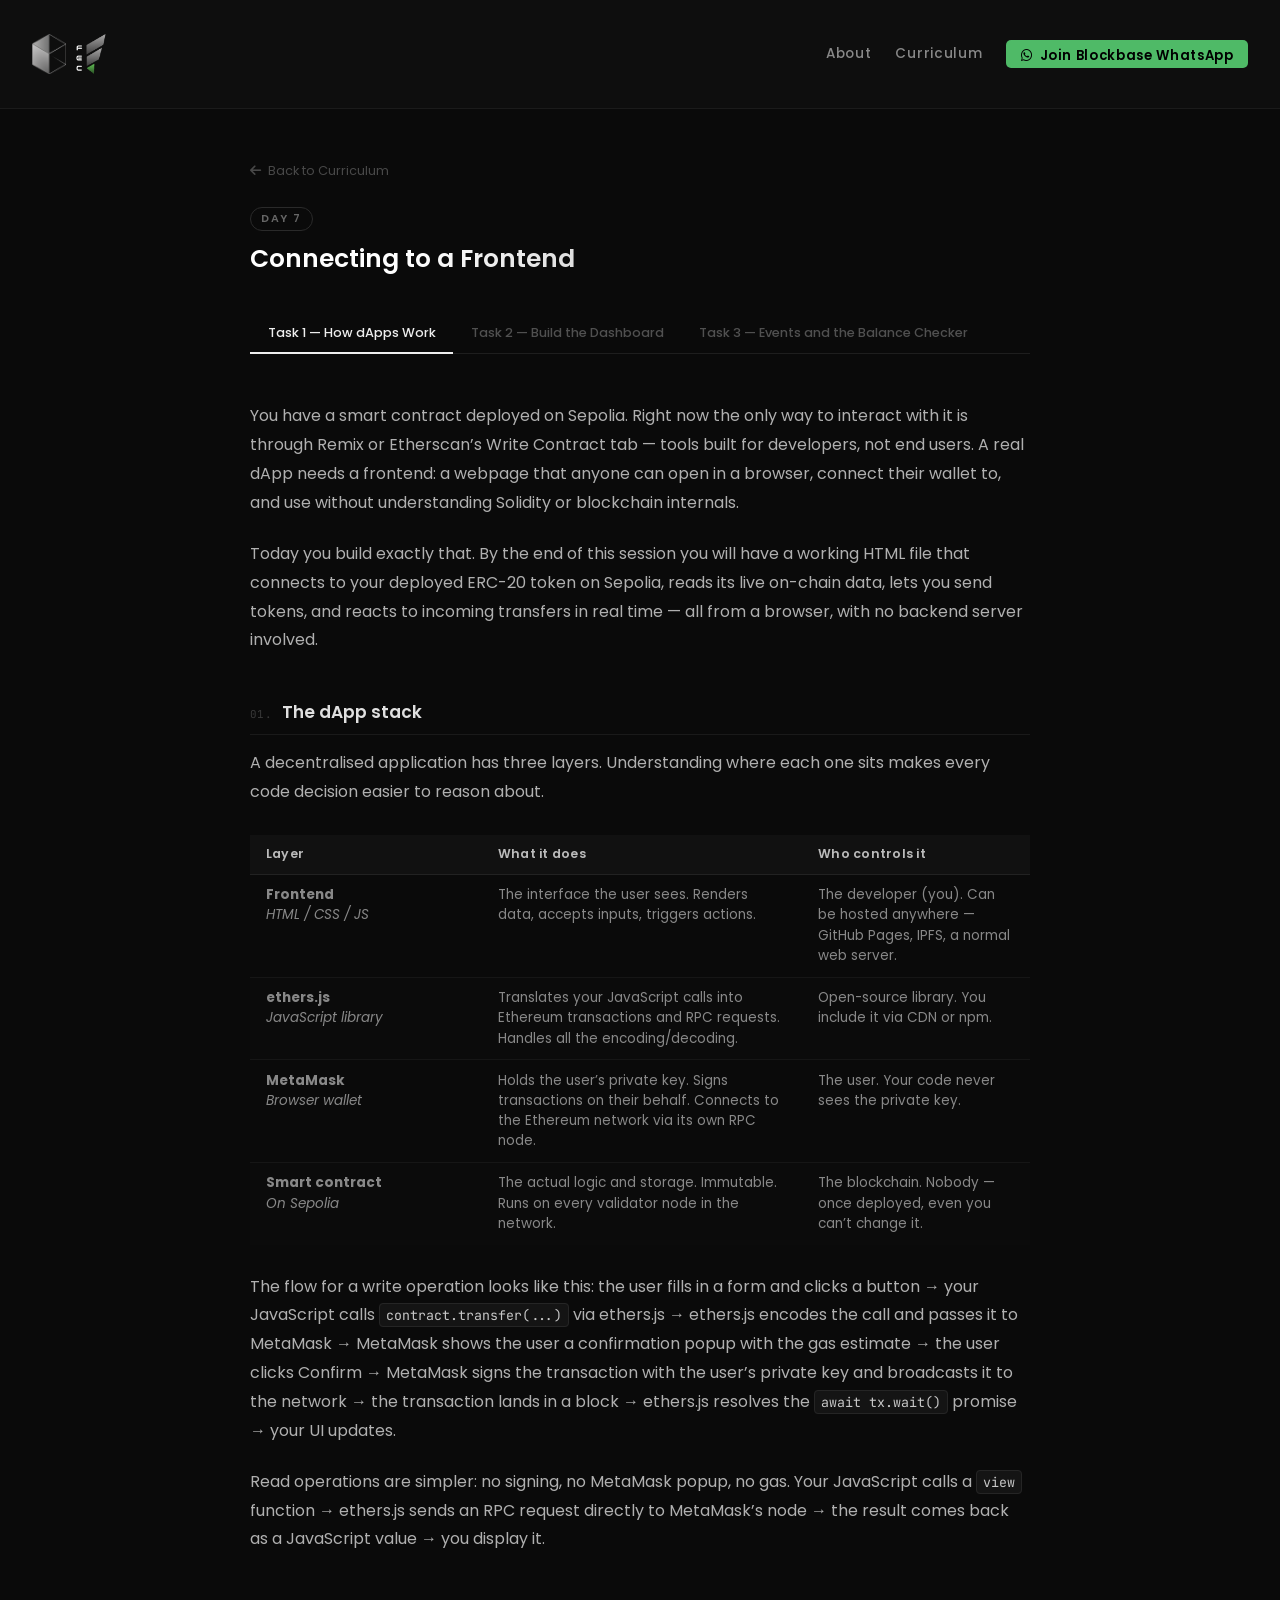
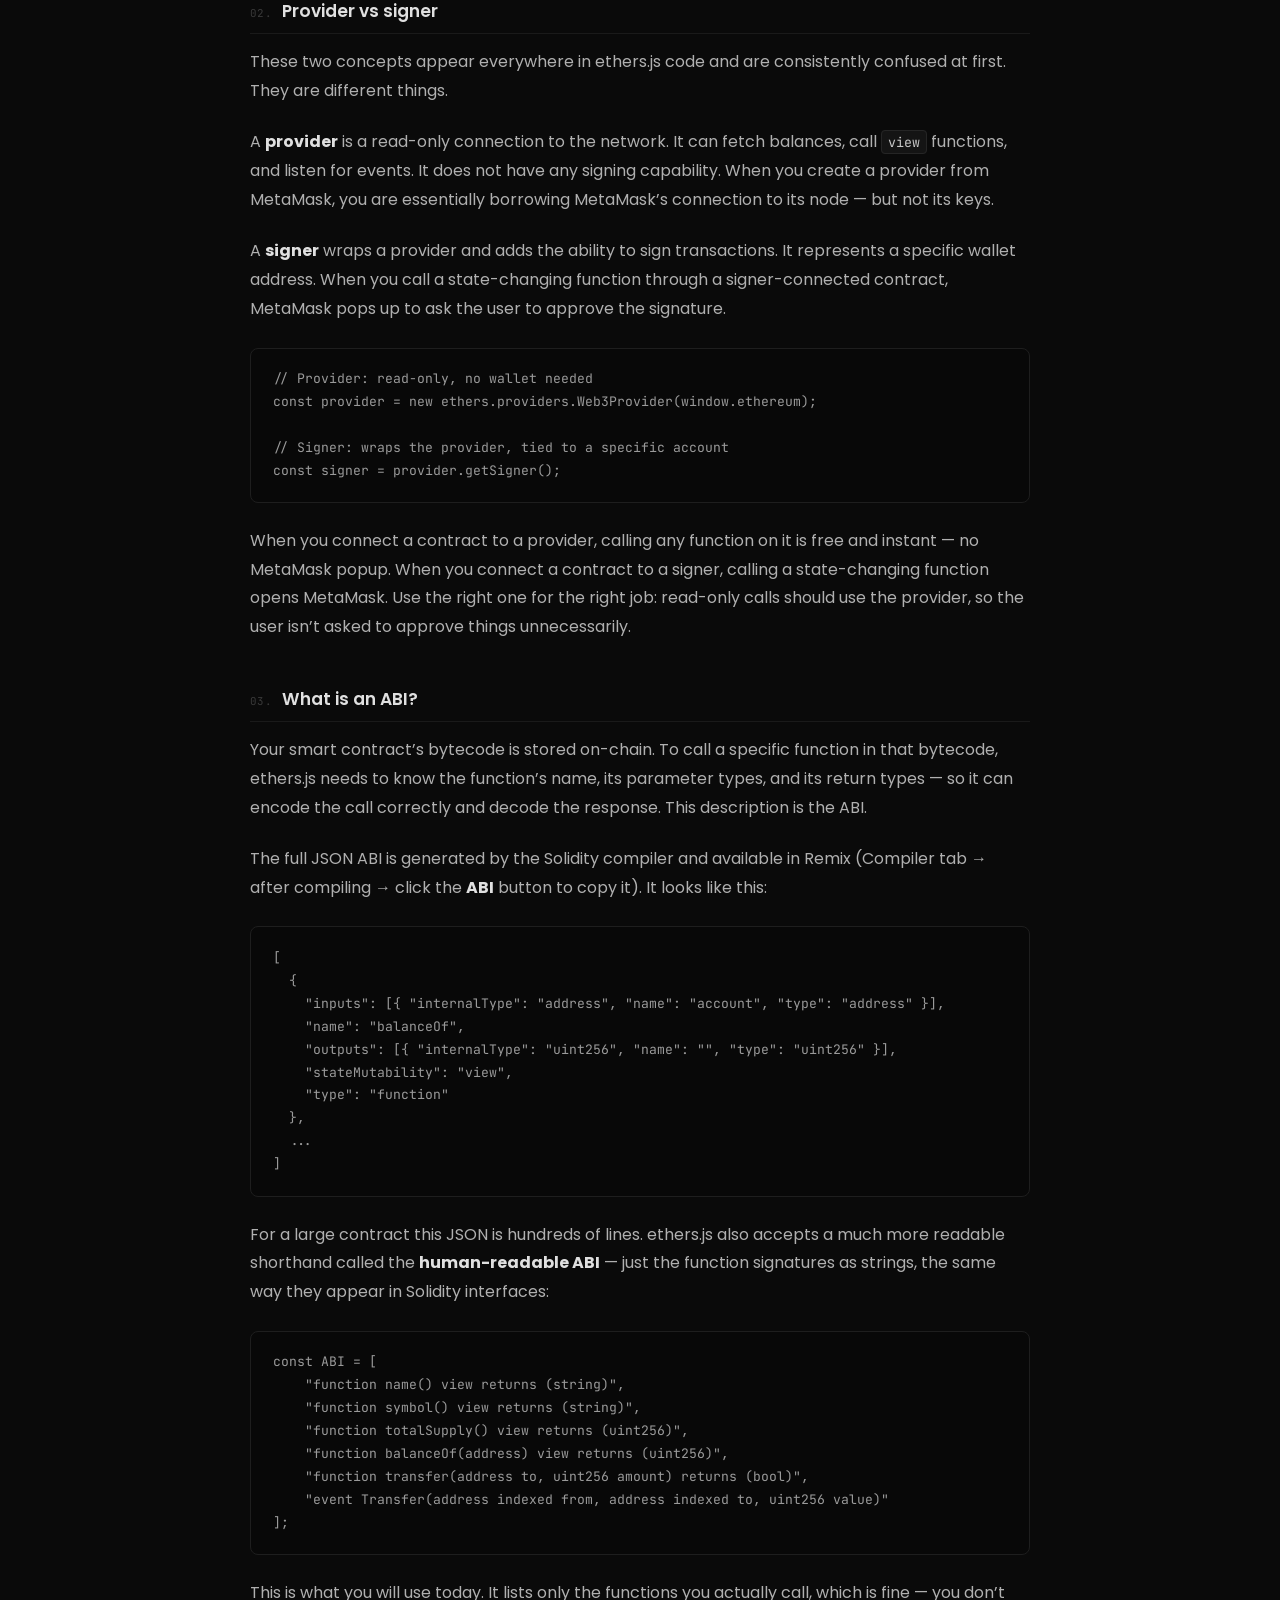
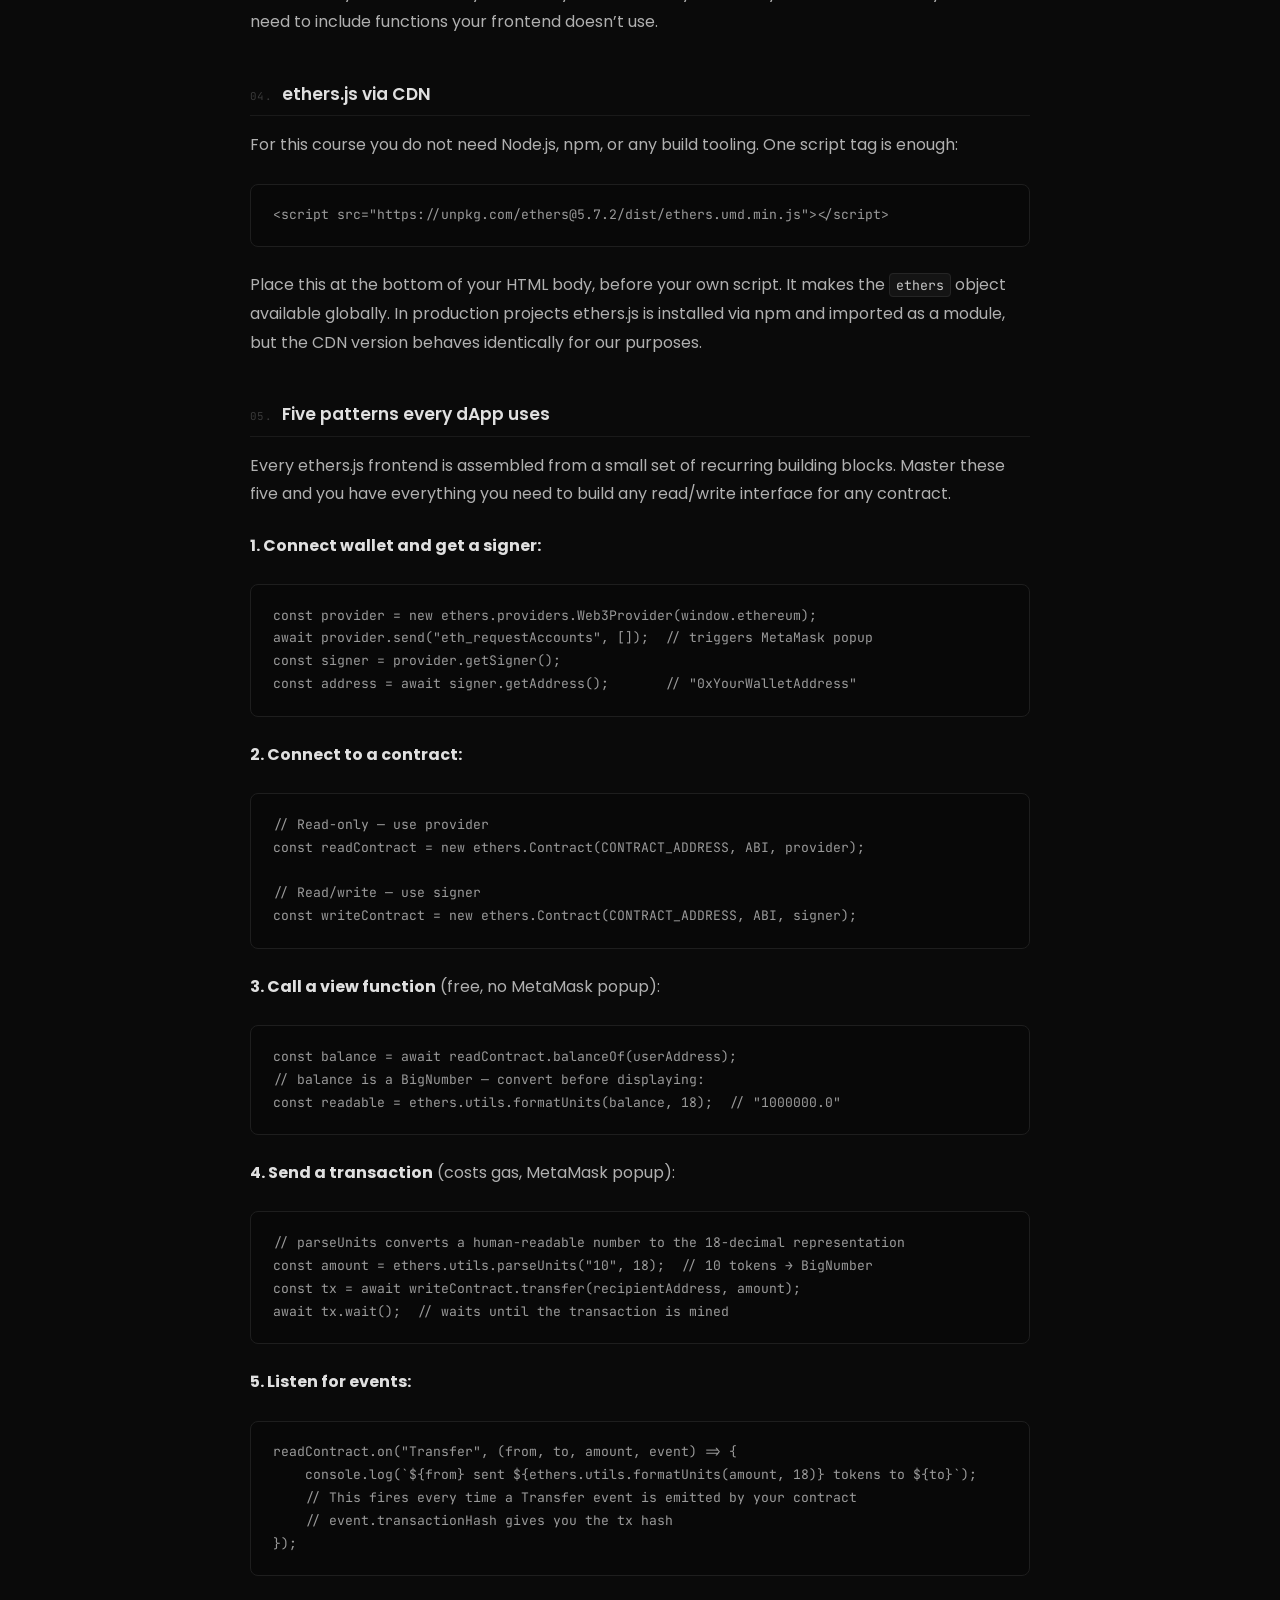
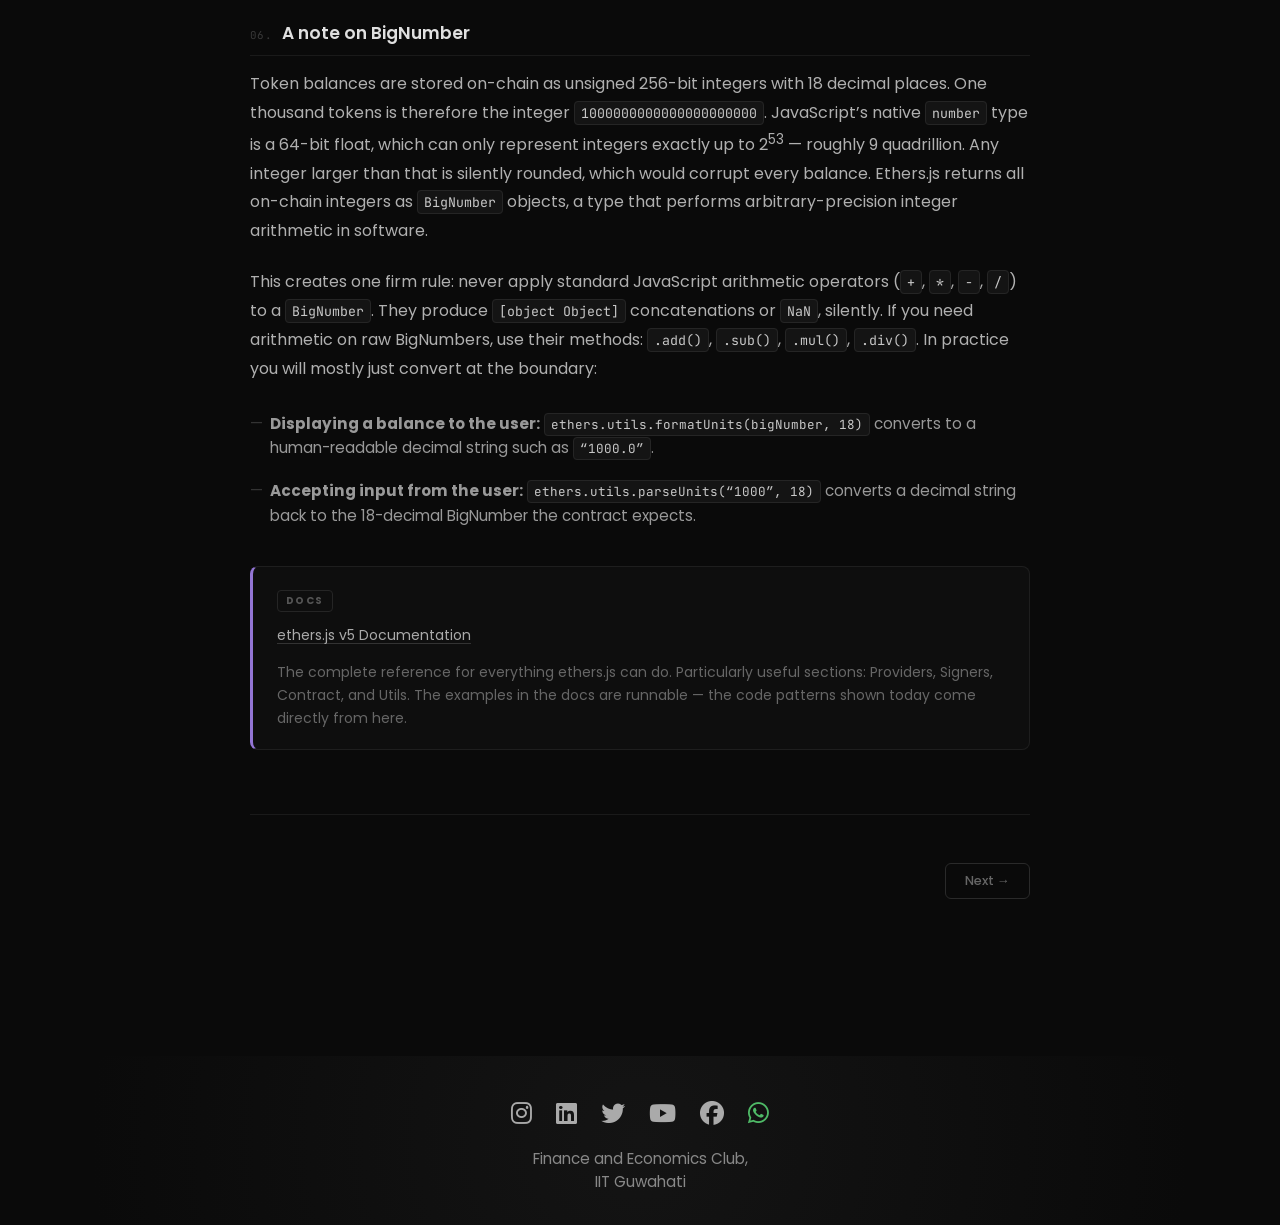
<file: day7.html>
<!doctype html>
<html lang="en">
  <head>
    <meta charset="UTF-8" />
    <meta name="viewport" content="width=device-width, initial-scale=1.0" />
    <title>Day 7 — Connecting to a Frontend | BlockBase</title>
    <link
      href="https://fonts.googleapis.com/css2?family=Poppins&display=swap"
      rel="stylesheet"
    />
    <link
      href="https://fonts.googleapis.com/css2?family=Karantina&display=swap"
      rel="stylesheet"
    />
    <link
      href="https://fonts.googleapis.com/css2?family=Nico+Moji&display=swap"
      rel="stylesheet"
    />
    <link
      href="https://fonts.googleapis.com/css2?family=JetBrains+Mono:wght@400;500&display=swap"
      rel="stylesheet"
    />
    <link
      rel="stylesheet"
      href="https://cdnjs.cloudflare.com/ajax/libs/font-awesome/6.4.0/css/all.min.css"
    />
    <link rel="stylesheet" href="style.css" />
  </head>
  <body>
    <div class="reading-progress" id="readingProgress"></div>
    <nav class="navbar">
      <div class="logo-container">
        <img src="blockbase.png" alt="Blockbase" />
        <img src="fec.png" alt="FEC IITG" />
      </div>
      <ul class="nav-links">
        <li><a href="index.html#about">About</a></li>
        <li><a href="index.html#curriculum">Curriculum</a></li>
        <li>
          <a
            href="https://chat.whatsapp.com/EUfRkvIR5DPALPlOOrjKJf?mode=gi_t"
            class="nav-whatsapp"
            target="_blank"
            rel="noopener"
            ><i class="fab fa-whatsapp"></i> Join Blockbase WhatsApp</a
          >
        </li>
      </ul>
    </nav>

    <div class="reader-wrap">
      <div class="reader-header">
        <a href="index.html#curriculum" class="back-link"
          ><i class="fas fa-arrow-left"></i> Back to Curriculum</a
        >
        <div>
          <span class="day-pill">Day 7</span>
          <h1 class="day-header-title">Connecting to a Frontend</h1>
        </div>
      </div>

      <div class="task-tabs">
        <button class="task-tab active" data-index="0">
          Task 1 &mdash; How dApps Work
        </button>
        <button class="task-tab" data-index="1">
          Task 2 &mdash; Build the Dashboard
        </button>
        <button class="task-tab" data-index="2">
          Task 3 &mdash; Events and the Balance Checker
        </button>
      </div>

      <div class="reader-body">
        <!-- ═══════════════════════════════════════════════════════════ TASK 1 -->
        <article id="task1" class="task-pane active">
          <p>
            You have a smart contract deployed on Sepolia. Right now the only
            way to interact with it is through Remix or Etherscan&rsquo;s Write
            Contract tab &mdash; tools built for developers, not end users. A
            real dApp needs a frontend: a webpage that anyone can open in a
            browser, connect their wallet to, and use without understanding
            Solidity or blockchain internals.
          </p>

          <p>
            Today you build exactly that. By the end of this session you will
            have a working HTML file that connects to your deployed ERC-20 token
            on Sepolia, reads its live on-chain data, lets you send tokens, and
            reacts to incoming transfers in real time &mdash; all from a
            browser, with no backend server involved.
          </p>

          <h3>The dApp stack</h3>

          <p>
            A decentralised application has three layers. Understanding where
            each one sits makes every code decision easier to reason about.
          </p>

          <div class="table-wrap">
            <table>
              <thead>
                <tr>
                  <th style="width: 200px">Layer</th>
                  <th>What it does</th>
                  <th>Who controls it</th>
                </tr>
              </thead>
              <tbody>
                <tr>
                  <td>
                    <strong>Frontend</strong><br /><em>HTML / CSS / JS</em>
                  </td>
                  <td>
                    The interface the user sees. Renders data, accepts inputs,
                    triggers actions.
                  </td>
                  <td>
                    The developer (you). Can be hosted anywhere &mdash; GitHub
                    Pages, IPFS, a normal web server.
                  </td>
                </tr>
                <tr>
                  <td>
                    <strong>ethers.js</strong><br /><em>JavaScript library</em>
                  </td>
                  <td>
                    Translates your JavaScript calls into Ethereum transactions
                    and RPC requests. Handles all the encoding/decoding.
                  </td>
                  <td>Open-source library. You include it via CDN or npm.</td>
                </tr>
                <tr>
                  <td>
                    <strong>MetaMask</strong><br /><em>Browser wallet</em>
                  </td>
                  <td>
                    Holds the user&rsquo;s private key. Signs transactions on
                    their behalf. Connects to the Ethereum network via its own
                    RPC node.
                  </td>
                  <td>The user. Your code never sees the private key.</td>
                </tr>
                <tr>
                  <td>
                    <strong>Smart contract</strong><br /><em>On Sepolia</em>
                  </td>
                  <td>
                    The actual logic and storage. Immutable. Runs on every
                    validator node in the network.
                  </td>
                  <td>
                    The blockchain. Nobody &mdash; once deployed, even you
                    can&rsquo;t change it.
                  </td>
                </tr>
              </tbody>
            </table>
          </div>

          <p>
            The flow for a write operation looks like this: the user fills in a
            form and clicks a button &rarr; your JavaScript calls
            <code>contract.transfer(...)</code> via ethers.js &rarr; ethers.js
            encodes the call and passes it to MetaMask &rarr; MetaMask shows the
            user a confirmation popup with the gas estimate &rarr; the user
            clicks Confirm &rarr; MetaMask signs the transaction with the
            user&rsquo;s private key and broadcasts it to the network &rarr; the
            transaction lands in a block &rarr; ethers.js resolves the
            <code>await tx.wait()</code> promise &rarr; your UI updates.
          </p>

          <p>
            Read operations are simpler: no signing, no MetaMask popup, no gas.
            Your JavaScript calls a <code>view</code> function &rarr; ethers.js
            sends an RPC request directly to MetaMask&rsquo;s node &rarr; the
            result comes back as a JavaScript value &rarr; you display it.
          </p>

          <h3>Provider vs signer</h3>

          <p>
            These two concepts appear everywhere in ethers.js code and are
            consistently confused at first. They are different things.
          </p>

          <p>
            A <strong>provider</strong> is a read-only connection to the
            network. It can fetch balances, call <code>view</code> functions,
            and listen for events. It does not have any signing capability. When
            you create a provider from MetaMask, you are essentially borrowing
            MetaMask&rsquo;s connection to its node &mdash; but not its keys.
          </p>

          <p>
            A <strong>signer</strong> wraps a provider and adds the ability to
            sign transactions. It represents a specific wallet address. When you
            call a state-changing function through a signer-connected contract,
            MetaMask pops up to ask the user to approve the signature.
          </p>

          <pre><code>// Provider: read-only, no wallet needed
const provider = new ethers.providers.Web3Provider(window.ethereum);

// Signer: wraps the provider, tied to a specific account
const signer = provider.getSigner();</code></pre>

          <p>
            When you connect a contract to a provider, calling any function on
            it is free and instant &mdash; no MetaMask popup. When you connect a
            contract to a signer, calling a state-changing function opens
            MetaMask. Use the right one for the right job: read-only calls
            should use the provider, so the user isn&rsquo;t asked to approve
            things unnecessarily.
          </p>

          <h3>What is an ABI?</h3>

          <p>
            Your smart contract&rsquo;s bytecode is stored on-chain. To call a
            specific function in that bytecode, ethers.js needs to know the
            function&rsquo;s name, its parameter types, and its return types
            &mdash; so it can encode the call correctly and decode the response.
            This description is the ABI.
          </p>

          <p>
            The full JSON ABI is generated by the Solidity compiler and
            available in Remix (Compiler tab &rarr; after compiling &rarr; click
            the <strong>ABI</strong> button to copy it). It looks like this:
          </p>

          <pre><code>[
  {
    "inputs": [{ "internalType": "address", "name": "account", "type": "address" }],
    "name": "balanceOf",
    "outputs": [{ "internalType": "uint256", "name": "", "type": "uint256" }],
    "stateMutability": "view",
    "type": "function"
  },
  ...
]</code></pre>

          <p>
            For a large contract this JSON is hundreds of lines. ethers.js also
            accepts a much more readable shorthand called the
            <strong>human-readable ABI</strong> &mdash; just the function
            signatures as strings, the same way they appear in Solidity
            interfaces:
          </p>

          <pre><code>const ABI = [
    "function name() view returns (string)",
    "function symbol() view returns (string)",
    "function totalSupply() view returns (uint256)",
    "function balanceOf(address) view returns (uint256)",
    "function transfer(address to, uint256 amount) returns (bool)",
    "event Transfer(address indexed from, address indexed to, uint256 value)"
];</code></pre>

          <p>
            This is what you will use today. It lists only the functions you
            actually call, which is fine &mdash; you don&rsquo;t need to include
            functions your frontend doesn&rsquo;t use.
          </p>

          <h3>ethers.js via CDN</h3>

          <p>
            For this course you do not need Node.js, npm, or any build tooling.
            One script tag is enough:
          </p>

          <pre><code>&lt;script src="https://unpkg.com/ethers@5.7.2/dist/ethers.umd.min.js"&gt;&lt;/script&gt;</code></pre>

          <p>
            Place this at the bottom of your HTML body, before your own script.
            It makes the <code>ethers</code> object available globally. In
            production projects ethers.js is installed via npm and imported as a
            module, but the CDN version behaves identically for our purposes.
          </p>

          <h3>Five patterns every dApp uses</h3>

          <p>
            Every ethers.js frontend is assembled from a small set of recurring
            building blocks. Master these five and you have everything you need
            to build any read/write interface for any contract.
          </p>

          <p><strong>1. Connect wallet and get a signer:</strong></p>

          <pre><code>const provider = new ethers.providers.Web3Provider(window.ethereum);
await provider.send("eth_requestAccounts", []);  // triggers MetaMask popup
const signer = provider.getSigner();
const address = await signer.getAddress();       // "0xYourWalletAddress"</code></pre>

          <p><strong>2. Connect to a contract:</strong></p>

          <pre><code>// Read-only — use provider
const readContract = new ethers.Contract(CONTRACT_ADDRESS, ABI, provider);

// Read/write — use signer
const writeContract = new ethers.Contract(CONTRACT_ADDRESS, ABI, signer);</code></pre>

          <p>
            <strong>3. Call a view function</strong> (free, no MetaMask popup):
          </p>

          <pre><code>const balance = await readContract.balanceOf(userAddress);
// balance is a BigNumber — convert before displaying:
const readable = ethers.utils.formatUnits(balance, 18);  // "1000000.0"</code></pre>

          <p>
            <strong>4. Send a transaction</strong> (costs gas, MetaMask popup):
          </p>

          <pre><code>// parseUnits converts a human-readable number to the 18-decimal representation
const amount = ethers.utils.parseUnits("10", 18);  // 10 tokens → BigNumber
const tx = await writeContract.transfer(recipientAddress, amount);
await tx.wait();  // waits until the transaction is mined</code></pre>

          <p><strong>5. Listen for events:</strong></p>

          <pre><code>readContract.on("Transfer", (from, to, amount, event) => {
    console.log(`${from} sent ${ethers.utils.formatUnits(amount, 18)} tokens to ${to}`);
    // This fires every time a Transfer event is emitted by your contract
    // event.transactionHash gives you the tx hash
});</code></pre>

          <h3>A note on BigNumber</h3>

          <p>
            Token balances are stored on-chain as unsigned 256-bit integers with
            18 decimal places. One thousand tokens is therefore the integer
            <code>1000000000000000000000</code>. JavaScript&rsquo;s native
            <code>number</code> type is a 64-bit float, which can only represent
            integers exactly up to 2<sup>53</sup> &mdash; roughly 9 quadrillion.
            Any integer larger than that is silently rounded, which would
            corrupt every balance. Ethers.js returns all on-chain integers as
            <code>BigNumber</code> objects, a type that performs
            arbitrary-precision integer arithmetic in software.
          </p>

          <p>
            This creates one firm rule: never apply standard JavaScript
            arithmetic operators (<code>+</code>, <code>*</code>,
            <code>-</code>, <code>/</code>) to a <code>BigNumber</code>. They
            produce <code>[object Object]</code> concatenations or
            <code>NaN</code>, silently. If you need arithmetic on raw
            BigNumbers, use their methods: <code>.add()</code>,
            <code>.sub()</code>, <code>.mul()</code>, <code>.div()</code>. In
            practice you will mostly just convert at the boundary:
          </p>

          <ul class="content-list">
            <li>
              <strong>Displaying a balance to the user:</strong>
              <code>ethers.utils.formatUnits(bigNumber, 18)</code> converts to a
              human-readable decimal string such as
              <code>&ldquo;1000.0&rdquo;</code>.
            </li>
            <li>
              <strong>Accepting input from the user:</strong>
              <code>ethers.utils.parseUnits(&ldquo;1000&rdquo;, 18)</code>
              converts a decimal string back to the 18-decimal BigNumber the
              contract expects.
            </li>
          </ul>

          <div class="resource-card demo-card">
            <span class="resource-label">Docs</span>
            <a href="https://docs.ethers.org/v5/" target="_blank" rel="noopener"
              >ethers.js v5 Documentation</a
            >
            <p>
              The complete reference for everything ethers.js can do.
              Particularly useful sections: Providers, Signers, Contract, and
              Utils. The examples in the docs are runnable &mdash; the code
              patterns shown today come directly from here.
            </p>
          </div>
        </article>

        <!-- ═══════════════════════════════════════════════════════════ TASK 2 -->
        <article id="task2" class="task-pane">
          <p>
            This task assembles those concepts into a complete Token Dashboard
            &mdash; a single HTML file that connects to your Sepolia ERC-20
            token, shows live data, and lets you send tokens. Read through the
            full code before typing it out. Every section is explained after the
            listing.
          </p>

          <h3>Setup: what you need first</h3>

          <p>
            Before writing a line of JavaScript, get two values from previous
            sessions and keep them open:
          </p>

          <ol class="content-list">
            <li>
              <strong>Your contract address</strong> &mdash; the Sepolia address
              you saved at the end of Day 6. It starts with <code>0x</code> and
              is 42 characters long.
            </li>
            <li>
              <strong>Your ABI</strong> &mdash; you can use the human-readable
              ABI shown in Task 1. It covers all the functions the dashboard
              uses. If you want the full JSON ABI instead, open Remix, compile
              your contract, and click the ABI button in the compiler panel.
            </li>
          </ol>

          <h3>The complete dashboard</h3>

          <p>
            Create a new file called <code>token-dashboard.html</code> anywhere
            on your computer. Write out the following &mdash; typing it line by
            line is strongly encouraged over pasting, especially the JavaScript
            section:
          </p>

          <pre><code>&lt;!DOCTYPE html&gt;
&lt;html lang="en"&gt;
&lt;head&gt;
    &lt;meta charset="UTF-8"&gt;
    &lt;title&gt;My Token Dashboard&lt;/title&gt;
    &lt;style&gt;
        body { font-family: Arial, sans-serif; max-width: 600px; margin: 40px auto; padding: 0 20px; }
        button { padding: 10px 20px; margin: 8px 0; cursor: pointer; background: #6366f1; color: white; border: none; border-radius: 6px; }
        input { padding: 8px; margin: 4px 0; width: 100%; box-sizing: border-box; border: 1px solid #ccc; border-radius: 4px; }
        .card { border: 1px solid #e5e7eb; border-radius: 8px; padding: 20px; margin: 16px 0; }
        #status { color: #6b7280; font-size: 14px; margin-top: 8px; }
    &lt;/style&gt;
&lt;/head&gt;
&lt;body&gt;
    &lt;h1&gt;My Token Dashboard&lt;/h1&gt;

    &lt;div class="card"&gt;
        &lt;h2&gt;Wallet&lt;/h2&gt;
        &lt;button onclick="connectWallet()"&gt;Connect MetaMask&lt;/button&gt;
        &lt;p id="walletAddress"&gt;Not connected&lt;/p&gt;
        &lt;p&gt;Your balance: &lt;strong id="userBalance"&gt;&mdash;&lt;/strong&gt;&lt;/p&gt;
    &lt;/div&gt;

    &lt;div class="card"&gt;
        &lt;h2&gt;Token Info&lt;/h2&gt;
        &lt;p&gt;Name: &lt;strong id="tokenName"&gt;&mdash;&lt;/strong&gt;&lt;/p&gt;
        &lt;p&gt;Symbol: &lt;strong id="tokenSymbol"&gt;&mdash;&lt;/strong&gt;&lt;/p&gt;
        &lt;p&gt;Total Supply: &lt;strong id="totalSupply"&gt;&mdash;&lt;/strong&gt;&lt;/p&gt;
    &lt;/div&gt;

    &lt;div class="card"&gt;
        &lt;h2&gt;Send Tokens&lt;/h2&gt;
        &lt;input type="text" id="recipientAddress" placeholder="Recipient address (0x...)"&gt;
        &lt;input type="number" id="sendAmount" placeholder="Amount to send"&gt;
        &lt;button onclick="sendTokens()"&gt;Send&lt;/button&gt;
        &lt;p id="status"&gt;&lt;/p&gt;
    &lt;/div&gt;

    &lt;script src="https://unpkg.com/ethers@5.7.2/dist/ethers.umd.min.js"&gt;&lt;/script&gt;
    &lt;script&gt;
        // ⚠️ Replace with your own values from Day 6
        const CONTRACT_ADDRESS = "0xYOUR_CONTRACT_ADDRESS_HERE";
        const ABI = [
            "function name() view returns (string)",
            "function symbol() view returns (string)",
            "function totalSupply() view returns (uint256)",
            "function balanceOf(address) view returns (uint256)",
            "function transfer(address to, uint256 amount) returns (bool)",
            "event Transfer(address indexed from, address indexed to, uint256 value)"
        ];

        let provider, signer, contract;

        async function connectWallet() {
            provider = new ethers.providers.Web3Provider(window.ethereum);
            await provider.send("eth_requestAccounts", []);
            const network = await provider.getNetwork();
            if (network.chainId !== 11155111) {
                setStatus("Wrong network - please switch MetaMask to Sepolia and try again.");
                return;
            }
            signer = provider.getSigner();
            const address = await signer.getAddress();
            document.getElementById("walletAddress").textContent = address;

            contract = new ethers.Contract(CONTRACT_ADDRESS, ABI, signer);

            document.getElementById("tokenName").textContent = await contract.name();
            document.getElementById("tokenSymbol").textContent = await contract.symbol();

            const supply = await contract.totalSupply();
            document.getElementById("totalSupply").textContent =
                ethers.utils.formatUnits(supply, 18) + " tokens";

            await refreshBalance(address);

            contract.removeAllListeners("Transfer");
            contract.on("Transfer", async (from, to, amount) => {
                const myAddr = await signer.getAddress();
                if (to.toLowerCase() === myAddr.toLowerCase()) {
                    await refreshBalance(myAddr);
                    setStatus("Received " + ethers.utils.formatUnits(amount, 18) + " tokens!");
                }
            });
        }

        async function refreshBalance(address) {
            const bal = await contract.balanceOf(address);
            const sym = await contract.symbol();
            document.getElementById("userBalance").textContent =
                ethers.utils.formatUnits(bal, 18) + " " + sym;
        }

        async function sendTokens() {
            if (!contract) { setStatus("Please connect your wallet first."); return; }
            const recipient = document.getElementById("recipientAddress").value;
            const amount = document.getElementById("sendAmount").value;

            if (!recipient || !amount) { setStatus("Please fill in all fields."); return; }

            try {
                setStatus("Sending transaction...");
                const tx = await contract.transfer(
                    recipient,
                    ethers.utils.parseUnits(amount, 18)
                );
                setStatus("Waiting for confirmation...");
                await tx.wait();
                setStatus("Sent! Tx: " + tx.hash);
                await refreshBalance(await signer.getAddress());
            } catch (err) {
                setStatus("Error: " + err.message);
            }
        }

        function setStatus(msg) {
            document.getElementById("status").textContent = msg;
        }
    &lt;/script&gt;
&lt;/body&gt;
&lt;/html&gt;</code></pre>

          <h3>Walking through the JavaScript</h3>

          <p>
            <strong>The module-level variables</strong> &mdash;
            <code>provider</code>, <code>signer</code>, and
            <code>contract</code> &mdash; are declared outside any function so
            that all functions share them. <code>connectWallet()</code>
            initialises all three. The other functions (<code>sendTokens</code>,
            <code>refreshBalance</code>) rely on <code>contract</code> and
            <code>signer</code> already being set, which is why you must click
            Connect before doing anything else.
          </p>

          <p>
            <strong><code>connectWallet</code></strong> does six things in
            order: creates a provider from MetaMask, requests the user&rsquo;s
            accounts (this is the popup), checks that MetaMask is connected to
            Sepolia and exits early with a clear message if not, gets a signer
            for the connected account, creates a contract instance tied to that
            signer, and then loads all the display data. The event listener is
            registered here too &mdash; once per connection;
            <code>removeAllListeners</code> is called first so that clicking
            &ldquo;Connect MetaMask&rdquo; a second time does not stack a
            duplicate listener. Task 3 covers how that works in detail.
          </p>

          <p>
            <strong><code>refreshBalance</code></strong> fetches the connected
            address&rsquo;s token balance and the token symbol, then writes both
            to the DOM. It fetches the symbol on every call rather than caching
            it &mdash; a minor extra RPC call that keeps the function fully
            self-contained and the code easier to follow. It is extracted as a
            standalone function because it is called from two places: once
            during wallet connection to show the opening balance, and again
            after a successful send to reflect the transferred amount. Factoring
            shared DOM logic into one place also means any future fix only needs
            to be made once.
          </p>

          <p>
            <strong><code>sendTokens</code></strong> reads both input fields,
            validates that they are filled, and then calls
            <code>contract.transfer()</code>. It also checks that
            <code>contract</code> is not <code>null</code> &mdash; if the user
            clicks Send before connecting their wallet, <code>contract</code> is
            still <code>undefined</code> and calling a method on it would throw
            a confusing TypeError. The guard at the top catches this with a
            clear message instead. The rest of the call is wrapped in
            <code>try/catch</code> because several distinct errors are possible:
            the user rejects the MetaMask popup (MetaMask throws with
            <code>&ldquo;user rejected transaction&rdquo;</code>), the recipient
            address is malformed (ethers.js throws before the transaction is
            even submitted to the network), or the sender does not have enough
            tokens (the contract reverts and ethers.js throws with
            <code>&ldquo;execution reverted&rdquo;</code>). Catching all cases
            uniformly and printing <code>err.message</code> surfaces a
            meaningful message for every scenario without needing to distinguish
            between them explicitly.
          </p>

          <p>
            The <code>await tx.wait()</code> call is important and easy to get
            wrong. Calling <code>contract.transfer()</code> submits the
            transaction to the Ethereum mempool and returns immediately with a
            transaction object &mdash; the transaction exists in the network but
            has not been executed yet. Without <code>tx.wait()</code>, your code
            would call <code>refreshBalance</code> before the on-chain state has
            actually changed, showing a stale balance.
            <code>tx.wait()</code> resolves only once the transaction is
            included in a confirmed block and the contract state is final. The
            transaction hash (<code>tx.hash</code>) is available on the
            transaction object immediately after submission &mdash; before
            waiting &mdash; which is why the code can show it in the
            &ldquo;Sent!&rdquo; message and students can paste it into Sepolia
            Etherscan straight away.
          </p>

          <h3>Running it</h3>

          <ol class="content-list">
            <li>
              Replace <code>CONTRACT_ADDRESS</code> with your actual deployed
              Sepolia address from Day 6.
            </li>
            <li>
              Open <code>token-dashboard.html</code> directly in your browser
              (double-click the file &mdash; no server needed).
            </li>
            <li>
              MetaMask can be on any network when you open the file. The code
              checks the network for you &mdash; if you are not on Sepolia it
              will tell you exactly what to do instead of failing silently.
            </li>
            <li>Click <strong>Connect MetaMask</strong> and approve.</li>
            <li>
              Token name, symbol, and total supply load. Your balance appears.
            </li>
            <li>
              Enter a classmate&rsquo;s address in the Send field. Enter a small
              amount (1, 5, 10 &mdash; whatever). Click Send. MetaMask opens.
              Confirm it.
            </li>
            <li>
              Wait for the &ldquo;Sent!&rdquo; status message. Your balance
              updates automatically.
            </li>
          </ol>

          <div class="resource-card explore-card">
            <span class="resource-label">Reference</span>
            <a
              href="https://docs.ethers.org/v5/api/contract/contract/"
              target="_blank"
              rel="noopener"
              >ethers.js v5 &mdash; Contract API</a
            >
            <p>
              Every method available on a Contract instance: how to call
              functions, send transactions, estimate gas, and attach event
              listeners. The
              <code>overrides</code> parameter is worth reading &mdash; it lets
              you manually set gas limits and ETH value for payable functions.
            </p>
          </div>
        </article>

        <!-- ═══════════════════════════════════════════════════════════ TASK 3 -->
        <article id="task3" class="task-pane">
          <p>
            The dashboard you built in Task 2 is functional but takes some
            things for granted. This task examines two of them in detail: how
            the event subscription mechanism works at the protocol level and why
            certain decisions in the code were made the way they were; and a
            challenge that extends the dashboard with a read-only balance
            checker, which requires you to think about provider scope
            independently from the wallet connection flow.
          </p>

          <h3>How event listening works</h3>

          <p>
            In the dashboard, this block runs once, inside
            <code>connectWallet</code>:
          </p>

          <pre><code>contract.on("Transfer", async (from, to, amount) => {
    const myAddr = await signer.getAddress();
    if (to.toLowerCase() === myAddr.toLowerCase()) {
        await refreshBalance(myAddr);
        setStatus("Received " + ethers.utils.formatUnits(amount, 18) + " tokens!");
    }
});</code></pre>

          <p>
            Under the hood, ethers.js translates <code>contract.on()</code> into
            an active subscription to Ethereum event logs &mdash; the permanent
            on-chain record of every event your contract has ever emitted. Each
            time MetaMask&rsquo;s node sees a new block containing a
            <code>Transfer</code> event from your contract address, it pushes
            the raw log to ethers.js, which decodes the ABI-encoded data and
            invokes your callback with the typed arguments.
          </p>

          <p>
            An important limitation to know: this is a real-time subscription.
            It only delivers events from blocks mined <em>after</em> the
            listener was registered. If tokens were transferred to the connected
            wallet before the user clicked &ldquo;Connect MetaMask&rdquo;, the
            event is not replayed and no notification fires. The displayed
            balance is still accurate &mdash; it is fetched via
            <code>balanceOf</code> during connection, which always returns the
            current on-chain state &mdash; but the event history is not shown.
            To query past events, you would use
            <code>contract.queryFilter(filter, fromBlock, toBlock)</code>, which
            returns an array of matching historical log entries. Building a full
            transaction history feature would start there.
          </p>

          <p>
            The address comparison uses <code>.toLowerCase()</code> on both
            sides. Ethereum addresses are case-insensitive at the protocol
            level, but the casing varies depending on the source &mdash;
            MetaMask returns checksummed addresses (mixed case), event data may
            come back in lowercase, and user input could be anything. Always
            normalise before comparing.
          </p>

          <p>
            The check
            <code>if (to.toLowerCase() === myAddr.toLowerCase())</code> filters
            out transfers the connected wallet <em>sent</em>. Every transfer
            event fires the callback regardless of direction. Without the
            filter, your balance would refresh and show a notification both when
            you receive tokens <em>and</em> when you send them &mdash; which is
            confusing, since the send path already handles its own UI update.
          </p>

          <p>
            One thing to know: <code>contract.on()</code> keeps the subscription
            alive for the lifetime of the page. If the user navigates away or
            refreshes, it is automatically torn down. In production apps you
            would also call
            <code>contract.off(&ldquo;Transfer&rdquo;, handler)</code> when
            explicitly cleaning up &mdash; for example, when a React component
            unmounts &mdash; to prevent stale callbacks from holding references
            to UI elements that no longer exist. For a single-page session like
            this one, it is not a concern, but the pattern is worth knowing.
          </p>

          <h3>Challenge &mdash; The balance checker</h3>

          <p>
            Add a fourth card to the dashboard. It should let anyone type in any
            Ethereum address and see how many of your tokens that address holds
            &mdash; without needing MetaMask to be connected. This is a pure
            read operation.
          </p>

          <p>Add this HTML after the &ldquo;Send Tokens&rdquo; card:</p>

          <pre><code>&lt;div class="card"&gt;
    &lt;h2&gt;Check Any Balance&lt;/h2&gt;
    &lt;input type="text" id="checkAddress" placeholder="Any Ethereum address (0x...)"&gt;
    &lt;button onclick="checkBalance()"&gt;Check Balance&lt;/button&gt;
    &lt;p id="checkResult"&gt;&mdash;&lt;/p&gt;
&lt;/div&gt;</code></pre>

          <p>
            Now write the <code>checkBalance()</code> function. A few things to
            think through before writing it:
          </p>

          <ul class="content-list">
            <li>
              This function should work even if the user has not connected their
              wallet yet. That means it cannot rely on
              <code>contract</code> (which is only set after
              <code>connectWallet</code> runs). It needs its own read-only
              contract instance built from the provider alone.
            </li>
            <li>
              But <code>provider</code> is also only set after
              <code>connectWallet</code>. You need a provider that always exists
              &mdash; even before wallet connection.
            </li>
            <li>
              MetaMask injects <code>window.ethereum</code> into every page,
              regardless of whether the user has connected. You can create a
              provider from it at any time:
              <code>new ethers.providers.Web3Provider(window.ethereum)</code>.
              This provider can read from the network without any wallet
              approval.
            </li>
          </ul>

          <p>
            With that in mind, here is the function &mdash; try writing it
            yourself first, then compare:
          </p>

          <pre><code>async function checkBalance() {
    if (!window.ethereum) { document.getElementById("checkResult").textContent = "MetaMask not installed."; return; }
    const address = document.getElementById("checkAddress").value.trim();
    if (!address) { document.getElementById("checkResult").textContent = "Enter an address."; return; }

    // Build a read-only contract without needing connectWallet to have run
    const readProvider = new ethers.providers.Web3Provider(window.ethereum);
    const readContract = new ethers.Contract(CONTRACT_ADDRESS, ABI, readProvider);

    try {
        const bal = await readContract.balanceOf(address);
        const sym = await readContract.symbol();
        document.getElementById("checkResult").textContent =
            ethers.utils.formatUnits(bal, 18) + " " + sym;
    } catch (err) {
        document.getElementById("checkResult").textContent = "Error: " + err.message;
    }
}</code></pre>

          <p>
            Test it with three addresses: your own wallet (should match the
            balance shown in the Wallet card), a classmate&rsquo;s address
            (should show what you sent them), and a random address from
            Etherscan (should return 0.0).
          </p>

          <h3>What this architecture means</h3>

          <p>
            The dashboard is intentionally minimal. A production dApp would add
            input validation, loading indicators, wallet state persistence
            across page refreshes, a proper error boundary, and a more robust
            event subscription strategy. But the underlying architecture is the
            same as every Ethereum frontend: a JavaScript client communicating
            directly with a deployed contract, mediated by a user-controlled
            wallet, with no intermediary server.
          </p>

          <p>
            That matters beyond convenience. There is no API key to revoke, no
            server to take offline, no database to wipe. The contract address
            and ABI are public information, which means any developer &mdash;
            including your users &mdash; can write a different frontend for the
            same contract. This is a property of public smart contracts, not a
            side-effect, and it has real security implications: state-changing
            functions on a public contract can be called by anyone with the ABI,
            not only through your UI. Security logic must live in the contract
            itself. A frontend that merely hides a button is not access control.
          </p>

          <p>
            The development loop you have now practised end-to-end: write the
            contract in Solidity, test it in Remix, deploy to a public network,
            verify the source on Etherscan, and wire up a browser frontend with
            ethers.js. This is the same loop used in production today, with more
            tooling layered on top.
          </p>

          <h3>Where to go from here</h3>

          <p>
            The stack you used today &mdash; vanilla HTML, ethers.js via CDN,
            MetaMask &mdash; has no abstractions between you and the protocol,
            which makes it ideal for learning. Production dApps add tooling at
            each layer. Here is the standard progression:
          </p>

          <div class="table-wrap">
            <table>
              <thead>
                <tr>
                  <th style="width: 200px">Tool</th>
                  <th>What it adds over today&rsquo;s setup</th>
                </tr>
              </thead>
              <tbody>
                <tr>
                  <td>
                    <a href="https://hardhat.org" target="_blank" rel="noopener"
                      ><strong>Hardhat</strong></a
                    >
                  </td>
                  <td>
                    A local blockchain, automated tests, and deployment scripts.
                    Replaces the Remix workflow entirely for serious projects.
                  </td>
                </tr>
                <tr>
                  <td>
                    <a href="https://wagmi.sh" target="_blank" rel="noopener"
                      ><strong>wagmi</strong></a
                    >
                  </td>
                  <td>
                    React hooks for Ethereum that handle wallet connection
                    state, network switching, and transaction lifecycle with
                    much less boilerplate than raw ethers.js. wagmi v2 uses
                    <strong>viem</strong> as its underlying library rather than
                    ethers.js; the concepts are identical, but the API paths
                    differ. Learning raw ethers.js first &mdash; as you have
                    &mdash; makes the wagmi abstractions far easier to
                    understand.
                  </td>
                </tr>
                <tr>
                  <td>
                    <a
                      href="https://www.rainbowkit.com"
                      target="_blank"
                      rel="noopener"
                      ><strong>RainbowKit</strong></a
                    >
                  </td>
                  <td>
                    A polished wallet connection modal that supports MetaMask,
                    WalletConnect, Coinbase Wallet, and more &mdash; all wired
                    up with one component.
                  </td>
                </tr>
                <tr>
                  <td>
                    <a
                      href="https://docs.ethers.org/v6/"
                      target="_blank"
                      rel="noopener"
                      ><strong>ethers.js v6</strong></a
                    >
                  </td>
                  <td>
                    The current major version. The API is slightly different
                    from v5 (which you used today):
                    <code>BrowserProvider</code> instead of
                    <code>Web3Provider</code>, <code>parseUnits</code> directly
                    on <code>ethers</code> rather than
                    <code>ethers.utils</code>. The concepts are identical; only
                    the method paths changed.
                  </td>
                </tr>
              </tbody>
            </table>
          </div>

          <p>
            Day 8 is the capstone: you will build a complete dApp from scratch,
            combining everything &mdash; a smart contract, deployment to
            Sepolia, and a frontend wired up with ethers.js &mdash; and present
            it.
          </p>

          <div class="resource-card explore-card">
            <span class="resource-label">Practice</span>
            <a
              href="https://speedrunethereum.com"
              target="_blank"
              rel="noopener"
              >Speed Run Ethereum</a
            >
            <p>
              Guided challenges that progressively build more complex dApps with
              Hardhat and a real React frontend. After Day 8, this is the best
              structured next step &mdash; Challenge 0 takes about two hours and
              covers the full modern toolchain.
            </p>
          </div>
        </article>
      </div>

      <div class="reader-footer-nav">
        <button class="nav-btn" id="prevTaskBtn" style="visibility: hidden">
          &larr; Previous
        </button>
        <button class="nav-btn" id="nextTaskBtn">Next &rarr;</button>
      </div>
    </div>

    <footer>
      <div class="social-icons">
        <a href="https://www.instagram.com/fec_iitg/" target="_blank"
          ><i class="fab fa-instagram"></i
        ></a>
        <a
          href="https://www.linkedin.com/company/finance-and-economics-club-iitg/"
          target="_blank"
          ><i class="fab fa-linkedin"></i
        ></a>
        <a href="https://x.com/fec_iitg" target="_blank"
          ><i class="fab fa-twitter"></i
        ></a>
        <a
          href="https://www.youtube.com/@financeandeconomicsclubiit1029"
          target="_blank"
          ><i class="fab fa-youtube"></i
        ></a>
        <a href="https://www.facebook.com/financeclubiitg/" target="_blank"
          ><i class="fab fa-facebook"></i
        ></a>
        <a
          href="https://chat.whatsapp.com/EUfRkvIR5DPALPlOOrjKJf?mode=gi_t"
          target="_blank"
          rel="noopener"
          ><i class="fab fa-whatsapp"></i
        ></a>
      </div>
      <p>Finance and Economics Club,</p>
      <p>IIT Guwahati</p>
    </footer>

    <script>
      const tabs = document.querySelectorAll(".task-tab");
      const panes = document.querySelectorAll(".task-pane");
      const prevBtn = document.getElementById("prevTaskBtn");
      const nextBtn = document.getElementById("nextTaskBtn");
      let current = 0;

      function showTask(index) {
        tabs.forEach((t, i) => t.classList.toggle("active", i === index));
        panes.forEach((p, i) => p.classList.toggle("active", i === index));
        current = index;
        prevBtn.style.visibility = current === 0 ? "hidden" : "visible";
        nextBtn.style.visibility =
          current === tabs.length - 1 ? "hidden" : "visible";
        window.scrollTo({ top: 0, behavior: "smooth" });
      }

      tabs.forEach((tab, i) =>
        tab.addEventListener("click", () => showTask(i)),
      );
      prevBtn.addEventListener("click", () => showTask(current - 1));
      nextBtn.addEventListener("click", () => showTask(current + 1));

      if (window.location.hash === "#task2") showTask(1);
      if (window.location.hash === "#task3") showTask(2);

      window.addEventListener("scroll", () => {
        const el = document.documentElement;
        const pct = (el.scrollTop / (el.scrollHeight - el.clientHeight)) * 100;
        document.getElementById("readingProgress").style.width =
          Math.min(pct, 100) + "%";
      });
    </script>
  </body>
</html>
</file>
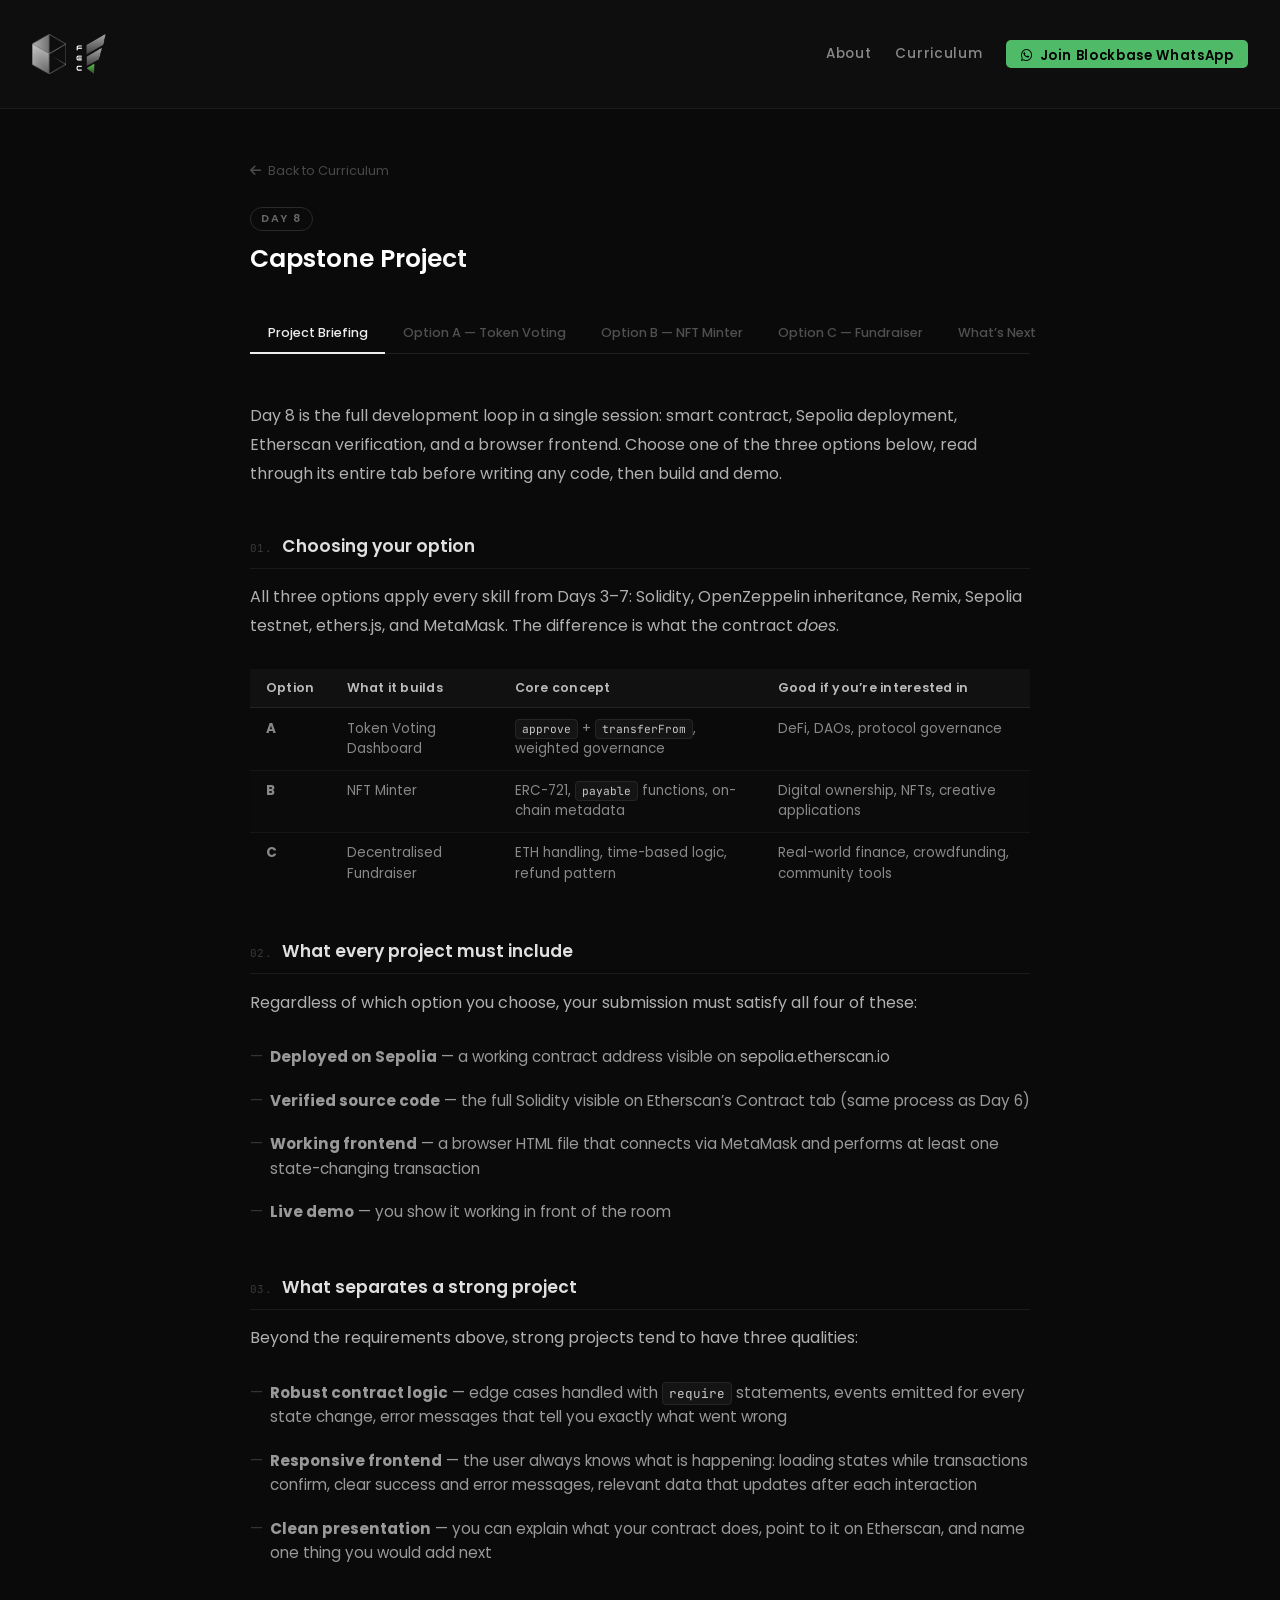
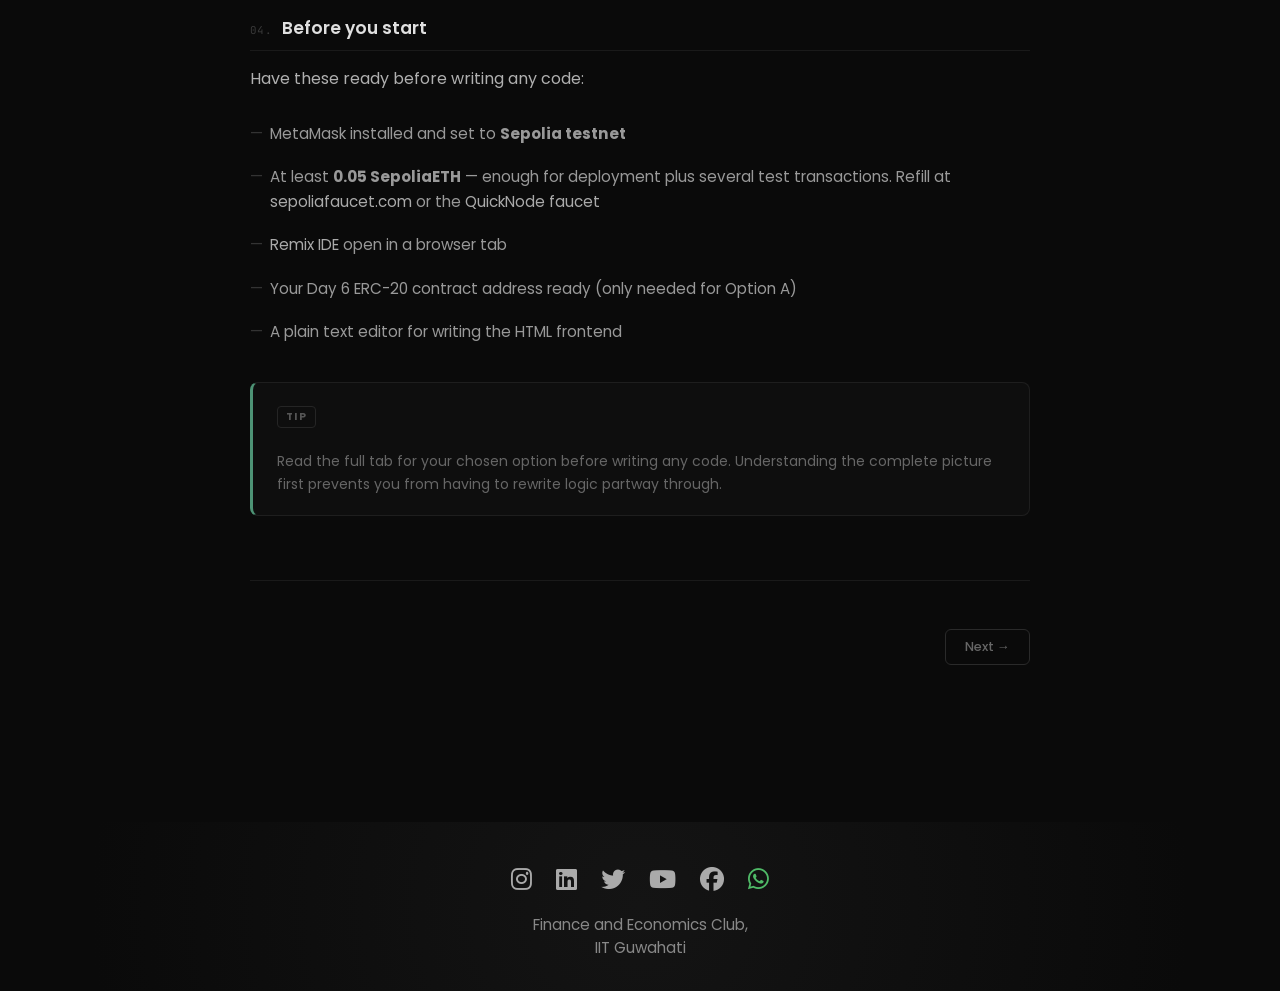
<file: day8.html>
<!doctype html>
<html lang="en">
  <head>
    <meta charset="UTF-8" />
    <meta name="viewport" content="width=device-width, initial-scale=1.0" />
    <title>Day 8 &mdash; Capstone Project | BlockBase</title>
    <link
      href="https://fonts.googleapis.com/css2?family=Poppins&display=swap"
      rel="stylesheet"
    />
    <link
      href="https://fonts.googleapis.com/css2?family=Karantina&display=swap"
      rel="stylesheet"
    />
    <link
      href="https://fonts.googleapis.com/css2?family=Nico+Moji&display=swap"
      rel="stylesheet"
    />
    <link
      href="https://fonts.googleapis.com/css2?family=JetBrains+Mono:wght@400;500&display=swap"
      rel="stylesheet"
    />
    <link
      rel="stylesheet"
      href="https://cdnjs.cloudflare.com/ajax/libs/font-awesome/6.4.0/css/all.min.css"
    />
    <link rel="stylesheet" href="style.css" />
  </head>
  <body>
    <div class="reading-progress" id="readingProgress"></div>
    <nav class="navbar">
      <div class="logo-container">
        <img src="blockbase.png" alt="Blockbase" />
        <img src="fec.png" alt="FEC IITG" />
      </div>
      <ul class="nav-links">
        <li><a href="index.html#about">About</a></li>
        <li><a href="index.html#curriculum">Curriculum</a></li>
        <li>
          <a
            href="https://chat.whatsapp.com/EUfRkvIR5DPALPlOOrjKJf?mode=gi_t"
            class="nav-whatsapp"
            target="_blank"
            rel="noopener"
            ><i class="fab fa-whatsapp"></i> Join Blockbase WhatsApp</a
          >
        </li>
      </ul>
    </nav>

    <div class="reader-wrap">
      <div class="reader-header">
        <a href="index.html#curriculum" class="back-link"
          ><i class="fas fa-arrow-left"></i> Back to Curriculum</a
        >
        <div>
          <span class="day-pill">Day 8</span>
          <h1 class="day-header-title">Capstone Project</h1>
        </div>
      </div>

      <div class="task-tabs">
        <button class="task-tab active" data-index="0">Project Briefing</button>
        <button class="task-tab" data-index="1">
          Option A &mdash; Token Voting
        </button>
        <button class="task-tab" data-index="2">
          Option B &mdash; NFT Minter
        </button>
        <button class="task-tab" data-index="3">
          Option C &mdash; Fundraiser
        </button>
        <button class="task-tab" data-index="4">What&rsquo;s Next</button>
      </div>

      <div class="reader-body">
        <!-- ═══════════════════════════════════════════ TAB 1: BRIEFING -->
        <article id="task1" class="task-pane active">
          <p>
            Day 8 is the full development loop in a single session: smart
            contract, Sepolia deployment, Etherscan verification, and a browser
            frontend. Choose one of the three options below, read through its
            entire tab before writing any code, then build and demo.
          </p>

          <h3>Choosing your option</h3>

          <p>
            All three options apply every skill from Days 3&ndash;7: Solidity,
            OpenZeppelin inheritance, Remix, Sepolia testnet, ethers.js, and
            MetaMask. The difference is what the contract <em>does</em>.
          </p>

          <div class="table-wrap">
            <table>
              <thead>
                <tr>
                  <th>Option</th>
                  <th>What it builds</th>
                  <th>Core concept</th>
                  <th>Good if you&rsquo;re interested in</th>
                </tr>
              </thead>
              <tbody>
                <tr>
                  <td><strong>A</strong></td>
                  <td>Token Voting Dashboard</td>
                  <td>
                    <code>approve</code> + <code>transferFrom</code>, weighted
                    governance
                  </td>
                  <td>DeFi, DAOs, protocol governance</td>
                </tr>
                <tr>
                  <td><strong>B</strong></td>
                  <td>NFT Minter</td>
                  <td>
                    ERC-721, <code>payable</code> functions, on-chain metadata
                  </td>
                  <td>Digital ownership, NFTs, creative applications</td>
                </tr>
                <tr>
                  <td><strong>C</strong></td>
                  <td>Decentralised Fundraiser</td>
                  <td>ETH handling, time-based logic, refund pattern</td>
                  <td>Real-world finance, crowdfunding, community tools</td>
                </tr>
              </tbody>
            </table>
          </div>

          <h3>What every project must include</h3>

          <p>
            Regardless of which option you choose, your submission must satisfy
            all four of these:
          </p>

          <ul class="content-list">
            <li>
              <strong>Deployed on Sepolia</strong> &mdash; a working contract
              address visible on
              <a
                href="https://sepolia.etherscan.io"
                target="_blank"
                rel="noopener"
                >sepolia.etherscan.io</a
              >
            </li>
            <li>
              <strong>Verified source code</strong> &mdash; the full Solidity
              visible on Etherscan&rsquo;s Contract tab (same process as Day 6)
            </li>
            <li>
              <strong>Working frontend</strong> &mdash; a browser HTML file that
              connects via MetaMask and performs at least one state-changing
              transaction
            </li>
            <li>
              <strong>Live demo</strong> &mdash; you show it working in front of
              the room
            </li>
          </ul>

          <h3>What separates a strong project</h3>

          <p>
            Beyond the requirements above, strong projects tend to have three
            qualities:
          </p>

          <ul class="content-list">
            <li>
              <strong>Robust contract logic</strong> &mdash; edge cases handled
              with <code>require</code> statements, events emitted for every
              state change, error messages that tell you exactly what went wrong
            </li>
            <li>
              <strong>Responsive frontend</strong> &mdash; the user always knows
              what is happening: loading states while transactions confirm,
              clear success and error messages, relevant data that updates after
              each interaction
            </li>
            <li>
              <strong>Clean presentation</strong> &mdash; you can explain what
              your contract does, point to it on Etherscan, and name one thing
              you would add next
            </li>
          </ul>

          <h3>Before you start</h3>

          <p>Have these ready before writing any code:</p>

          <ul class="content-list">
            <li>
              MetaMask installed and set to <strong>Sepolia testnet</strong>
            </li>
            <li>
              At least <strong>0.05 SepoliaETH</strong> &mdash; enough for
              deployment plus several test transactions. Refill at
              <a href="https://sepoliafaucet.com" target="_blank" rel="noopener"
                >sepoliafaucet.com</a
              >
              or the
              <a
                href="https://faucet.quicknode.com/ethereum/sepolia"
                target="_blank"
                rel="noopener"
                >QuickNode faucet</a
              >
            </li>
            <li>
              <a
                href="https://remix.ethereum.org"
                target="_blank"
                rel="noopener"
                >Remix IDE</a
              >
              open in a browser tab
            </li>
            <li>
              Your Day 6 ERC-20 contract address ready (only needed for Option
              A)
            </li>
            <li>A plain text editor for writing the HTML frontend</li>
          </ul>

          <div class="resource-card try-card">
            <span class="resource-label">Tip</span>
            <p>
              Read the full tab for your chosen option before writing any code.
              Understanding the complete picture first prevents you from having
              to rewrite logic partway through.
            </p>
          </div>
        </article>

        <!-- ══════════════════════════════════════ TAB 2: OPTION A -->
        <article id="task2" class="task-pane">
          <p>
            Option A is a governance-style voting dApp where participants cast
            weighted votes by committing ERC-20 tokens. The candidate with the
            highest accumulated token-weight wins. Token-weighted governance is
            the mechanism Uniswap, Compound, Aave, and MakerDAO use for protocol
            decisions &mdash; this is a simplified version of that architecture.
          </p>

          <h3>How it works</h3>

          <p>
            The owner deploys the voting contract and passes the address of an
            existing ERC-20 token. The owner adds candidates. To vote, a
            participant calls <code>approve</code> on the token contract to
            authorise the voting contract to spend some of their tokens, then
            calls <code>vote()</code> &mdash; which pulls the approved tokens
            into the voting contract and records the weight. When the owner
            closes voting, the winner is the candidate with the highest
            accumulated token-weight.
          </p>

          <div class="resource-card demo-card">
            <span class="resource-label">Prerequisite</span>
            <p>
              This option requires your deployed ERC-20 contract from Day 6. You
              will pass that contract&rsquo;s address to the voting contract
              constructor. If you cannot find it, check your Remix history, or
              deploy a fresh token from your Day 5 code first.
            </p>
          </div>

                    <h3>Your contract: <code>TokenVoting.sol</code></h3>

          <p>
            Create <code>TokenVoting.sol</code> in Remix. Design the storage
            layout, events, and all function logic yourself to satisfy these
            requirements:
          </p>

          <ul class="content-list">
            <li>
              Accept an ERC-20 token address at deployment. Import
              <code>IERC20</code> from OpenZeppelin
              (<code>@openzeppelin/contracts/token/ERC20/IERC20.sol</code>).
              Voting weight equals the number of tokens a voter commits.
            </li>
            <li>
              The owner can add candidates (name + description) while voting
              is open. Only the deploying address should be able to do this.
            </li>
            <li>
              Token holders vote by committing tokens to one candidate. Each
              address may vote only once. Tokens are pulled from the caller
              using <code>transferFrom</code> &mdash; the voter must have
              already approved the voting contract on the token.
            </li>
            <li>
              The owner can close voting. The winner is the candidate with
              the highest accumulated token weight.
            </li>
            <li>
              Emit events to record when a candidate is added, when a vote
              is cast, and when voting closes. Decide yourself what data
              each event should carry.
            </li>
            <li>
              <strong>Your contract must expose these exact function
              signatures</strong> (the frontend template calls them by name):
              <ul>
                <li><code>addCandidate(string name, string description)</code></li>
                <li><code>vote(uint256 candidateId, uint256 amount)</code></li>
                <li><code>closeVoting()</code></li>
                <li><code>getCandidateCount() view returns (uint256)</code></li>
                <li><code>getCandidate(uint256 id) view returns (string name, string description, uint256 totalVotes)</code></li>
                <li><code>getWinnerId() view returns (uint256)</code></li>
                <li><code>votingOpen() view returns (bool)</code></li>
                <li><code>hasVoted(address) view returns (bool)</code></li>
              </ul>
            </li>
          </ul>

          <h3>Implementation guide</h3>

          <p>
            <strong>IERC20 interface.</strong> Instead of importing the full
            ERC-20 implementation, the contract imports only the
            <code>IERC20</code> interface &mdash; the minimum set of signatures
            needed to call <code>transferFrom</code>. This lets the voting
            contract work with <em>any</em> standard ERC-20 token, not just one
            specific implementation.
          </p>

          <p>
            <strong>The vote flow.</strong> <code>vote()</code> calls
            <code
              >voteToken.transferFrom(msg.sender, address(this), _amount)</code
            >. This only works if the voter has already called
            <code>approve(votingContractAddress, amount)</code> on the token
            contract. Without the prior approval, the transfer reverts. This
            two-step <em>approve &rarr; transferFrom</em> pattern is the
            standard ERC-20 mechanism for letting another contract spend your
            tokens &mdash; the same one you studied on Day 5.
          </p>

          <p>
            <strong>Error message prefixes.</strong> Each
            <code>require</code> includes the contract name as a prefix (<code
              >"TokenVoting: ..."</code
            >). When a reverted transaction lands in your frontend, this tells
            you immediately which contract rejected it &mdash; essential once
            you have multiple contracts involved.
          </p>

          <p>
            <strong>Internal naming convention.</strong>
            <code>_getWinnerId</code> uses a leading underscore to signal it is
            an internal helper, not a public interface. This is a Solidity
            convention rather than a compiler rule, but it makes the distinction
            between public and internal functions immediately legible.
          </p>

          <h3>Full project workflow</h3>

          <ol class="content-list">
            <li>
              <strong>Write the contract.</strong> Create
              <code>TokenVoting.sol</code> in Remix and implement every function
              from the specification above.
            </li>
            <li>
              <strong>Compile.</strong> Open the Solidity Compiler tab, select
              version <strong>0.8.10</strong> or higher, and click
              <strong>Compile TokenVoting.sol</strong>. Fix all errors before
              continuing.
            </li>
            <li>
              <strong>Quick local test.</strong> Switch the environment to
              <strong>Remix VM</strong> and deploy with a dummy address
              (<code>0x0000000000000000000000000000000000000001</code>). Call
              <code>addCandidate("Alice", "Candidate A")</code> and check
              <code>getCandidateCount()</code> returns <code>1</code>. This
              confirms basic logic works before spending testnet gas.
            </li>
            <li>
              <strong>Deploy to Sepolia.</strong> Switch to
              <strong>Injected Provider &ndash; MetaMask</strong>, confirm
              Sepolia is selected, paste your Day&nbsp;6 ERC-20 address into the
              constructor field, and click <strong>Deploy</strong>. Copy the
              deployed contract address from Remix.
            </li>
            <li>
              <strong>Add candidates.</strong> Call <code>addCandidate</code>
              two or three times with different names and descriptions. Confirm
              each MetaMask transaction.
            </li>
            <li>
              <strong>Test voting.</strong> On your ERC-20 contract (open it in
              a second Remix tab or via Etherscan Write Contract), call
              <code>approve(votingContractAddress, 100000000000000000000)</code>
              (100 tokens in wei). Then on the voting contract call
              <code>vote(0, 100000000000000000000)</code>. Read
              <code>hasVoted(yourAddress)</code> &mdash; it must return
              <code>true</code>.
            </li>
            <li>
              <strong>Close voting.</strong> Call <code>closeVoting()</code> and
              verify <code>getWinnerId()</code> returns the correct candidate
              index.
            </li>
            <li>
              <strong>Verify on Etherscan.</strong> Open the contract on
              <a
                href="https://sepolia.etherscan.io"
                target="_blank"
                rel="noopener"
                >sepolia.etherscan.io</a
              >, go to the Contract tab, and verify the source (same process as
              Day&nbsp;6).
            </li>
            <li>
              <strong>Build the frontend.</strong> Copy the template below into
              a new file <code>voting-dapp.html</code> and replace both address
              constants at the top with your deployed addresses.
            </li>
            <li>
              <strong>Implement <code>castVote()</code>.</strong> Complete
              the stub in the frontend template using what you know from
              Days 5–7 about ethers.js contract calls.
            </li>
            <li>
              <strong>Live test.</strong> Open <code>voting-dapp.html</code>
              in a browser, connect MetaMask on Sepolia, and run through a full
              vote cycle from the UI.
            </li>
          </ol>

          <div class="resource-card watch-card">
            <span class="resource-label">Before voting</span>
            <p>
              On your ERC-20 contract (in Remix or via Etherscan Write
              Contract), call
              <code>approve(votingContractAddress, amount)</code> before calling
              <code>vote()</code>. To approve 100 tokens enter
              <code>100000000000000000000</code>
              (100&nbsp;&times;&nbsp;10<sup>18</sup>). Your frontend handles
              this step automatically for the user.
            </p>
          </div>

          <h3>Human-readable ABI</h3>

          <pre><code>const VOTING_ABI = [
    "function votingOpen() view returns (bool)",
    "function getCandidateCount() view returns (uint256)",
    "function getCandidate(uint256 id) view returns (string name, string description, uint256 totalVotes)",
    "function hasVoted(address) view returns (bool)",
    "function vote(uint256 candidateId, uint256 amount)",
    "function closeVoting()",
    "function getWinnerId() view returns (uint256)",
    "event VoteCast(address indexed voter, uint256 indexed candidateId, uint256 weight)",
    "event VotingClosed(uint256 indexed winnerId, string winnerName, uint256 winnerVotes)"
];

const TOKEN_ABI = [
    "function balanceOf(address) view returns (uint256)",
    "function symbol() view returns (string)",
    "function allowance(address owner, address spender) view returns (uint256)",
    "function approve(address spender, uint256 amount) returns (bool)"
];</code></pre>

          <h3>Frontend template</h3>

          <p>
            Copy into a new file <code>voting-dapp.html</code>. Replace the two
            address constants at the top, then implement the stubbed functions.
          </p>

          <pre><code>&lt;!DOCTYPE html&gt;
&lt;html lang="en"&gt;
&lt;head&gt;
    &lt;meta charset="UTF-8"&gt;
    &lt;meta name="viewport" content="width=device-width, initial-scale=1.0"&gt;
    &lt;title&gt;Token Voting&lt;/title&gt;
    &lt;style&gt;
        * { box-sizing: border-box; }
        body { font-family: system-ui, sans-serif; background: #0f0f0f; color: #ddd;
               max-width: 680px; margin: 0 auto; padding: 2rem 1rem; }
        h1   { font-size: 1.4rem; margin-bottom: 0.25rem; }
        .sub { color: #666; font-size: 0.85rem; margin-bottom: 2rem; }
        .card      { background: #161616; border: 1px solid #2a2a2a;
                     border-radius: 10px; padding: 1.4rem; margin: 1rem 0; }
        .card h2   { margin: 0 0 1rem; font-size: 1rem; color: #eee; }
        button     { background: #2563eb; color: #fff; border: none; border-radius: 6px;
                     padding: 0.55rem 1.2rem; cursor: pointer; font-size: 0.85rem;
                     margin-top: 0.5rem; }
        button:disabled { background: #222; color: #555; cursor: not-allowed; }
        input, select   { width: 100%; padding: 0.5rem 0.75rem; background: #111;
                          border: 1px solid #333; border-radius: 6px; color: #ddd;
                          font-size: 0.85rem; margin-top: 0.5rem; }
        .candidate      { border: 1px solid #2a2a2a; border-radius: 8px;
                          padding: 1rem; margin: 0.6rem 0; }
        .candidate h3   { margin: 0 0 0.25rem; font-size: 0.95rem; color: #eee; }
        .cand-desc      { font-size: 0.8rem; color: #666; margin-bottom: 0.75rem; }
        .bar-wrap       { background: #222; border-radius: 4px; height: 6px; margin: 0.5rem 0; }
        .bar            { background: #2563eb; height: 6px; border-radius: 4px;
                          transition: width 0.5s; }
        .vote-count     { font-size: 0.78rem; color: #555; }
        #status         { font-size: 0.82rem; margin-top: 0.75rem; min-height: 1.2em; color: #888; }
        #status.err     { color: #f87171; }
        #status.ok      { color: #4ade80; }
        .addr           { font-size: 0.75rem; font-family: monospace; color: #555;
                          word-break: break-all; }
    &lt;/style&gt;
&lt;/head&gt;
&lt;body&gt;
    &lt;h1&gt;Token Voting&lt;/h1&gt;
    &lt;p class="sub"&gt;Cast weighted votes using your ERC-20 tokens.&lt;/p&gt;

    &lt;div class="card"&gt;
        &lt;h2&gt;Wallet&lt;/h2&gt;
        &lt;button id="connectBtn" onclick="connectWallet()"&gt;Connect MetaMask&lt;/button&gt;
        &lt;p class="addr" id="walletAddr"&gt;Not connected&lt;/p&gt;
        &lt;p style="margin:0.5rem 0 0;font-size:0.85rem"&gt;
            Token balance: &lt;strong id="tokenBal"&gt;&amp;mdash;&lt;/strong&gt;
        &lt;/p&gt;
        &lt;p style="margin:0.25rem 0 0;font-size:0.85rem"&gt;
            Voting: &lt;strong id="votingStatus"&gt;&amp;mdash;&lt;/strong&gt;
        &lt;/p&gt;
    &lt;/div&gt;

    &lt;div class="card"&gt;
        &lt;h2&gt;Candidates&lt;/h2&gt;
        &lt;div id="candidateList"&gt;
            &lt;p style="color:#555;font-size:0.85rem"&gt;
                Connect wallet to load candidates.
            &lt;/p&gt;
        &lt;/div&gt;
    &lt;/div&gt;

    &lt;div class="card" id="voteCard" style="display:none"&gt;
        &lt;h2&gt;Cast Your Vote&lt;/h2&gt;
        &lt;select id="candidateSelect"&gt;
            &lt;option value=""&gt;Select a candidate&lt;/option&gt;
        &lt;/select&gt;
        &lt;input type="number" id="voteAmount"
               placeholder="Tokens to commit (e.g. 100)" min="1" /&gt;
        &lt;button onclick="castVote()"&gt;Approve &amp; Vote&lt;/button&gt;
        &lt;p id="status"&gt;&lt;/p&gt;
    &lt;/div&gt;

    &lt;script src="https://unpkg.com/ethers@5.7.2/dist/ethers.umd.min.js"&gt;&lt;/script&gt;
    &lt;script&gt;
        // ── Replace with your deployed addresses ──────────────────
        const VOTING_ADDRESS = "0xYOUR_VOTING_CONTRACT_ADDRESS";
        const TOKEN_ADDRESS  = "0xYOUR_ERC20_TOKEN_ADDRESS";
        // ─────────────────────────────────────────────────────────

        const VOTING_ABI = [
            "function votingOpen() view returns (bool)",
            "function getCandidateCount() view returns (uint256)",
            "function getCandidate(uint256 id) view returns (string name, string description, uint256 totalVotes)",
            "function hasVoted(address) view returns (bool)",
            "function vote(uint256 candidateId, uint256 amount)",
            "event VoteCast(address indexed voter, uint256 indexed candidateId, uint256 weight)"
        ];
        const TOKEN_ABI = [
            "function balanceOf(address) view returns (uint256)",
            "function symbol() view returns (string)",
            "function approve(address spender, uint256 amount) returns (bool)"
        ];

        let provider, signer, votingContract, tokenContract, userAddress;

        async function connectWallet() {
            if (!window.ethereum) { setStatus("MetaMask not found.", "err"); return; }
            provider = new ethers.providers.Web3Provider(window.ethereum);
            await provider.send("eth_requestAccounts", []);
            const network = await provider.getNetwork();
            if (network.chainId !== 11155111) {
                setStatus("Switch MetaMask to Sepolia and try again.", "err");
                return;
            }
            signer      = provider.getSigner();
            userAddress = await signer.getAddress();
            document.getElementById("connectBtn").textContent = "Connected";
            document.getElementById("connectBtn").disabled    = true;
            document.getElementById("walletAddr").textContent = userAddress;

            votingContract = new ethers.Contract(VOTING_ADDRESS, VOTING_ABI, signer);
            tokenContract  = new ethers.Contract(TOKEN_ADDRESS,  TOKEN_ABI,  signer);

            await loadData();
            votingContract.on("VoteCast", async () =&gt; await loadData());
        }

        async function loadData() {
            const [count, open, voted, bal, sym] = await Promise.all([
                votingContract.getCandidateCount(),
                votingContract.votingOpen(),
                votingContract.hasVoted(userAddress),
                tokenContract.balanceOf(userAddress),
                tokenContract.symbol()
            ]);

            document.getElementById("tokenBal").textContent =
                ethers.utils.formatUnits(bal, 18) + " " + sym;
            document.getElementById("votingStatus").textContent =
                open ? "Open" : "Closed";

            // Accumulate total weight for percentage bars
            let totalWeight = ethers.BigNumber.from(0);
            const data = [];
            for (let i = 0; i &lt; count; i++) {
                const [name, desc, votes] = await votingContract.getCandidate(i);
                data.push({ name, desc, votes });
                totalWeight = totalWeight.add(votes);
            }

            // Render candidate cards
            const list   = document.getElementById("candidateList");
            const select = document.getElementById("candidateSelect");
            list.innerHTML   = "";
            select.innerHTML = "&lt;option value=''&gt;Select a candidate&lt;/option&gt;";

            data.forEach((c, i) =&gt; {
                const pct = totalWeight.gt(0)
                    ? Math.round(c.votes.mul(100).div(totalWeight).toNumber())
                    : 0;
                list.innerHTML +=
                    `&lt;div class="candidate"&gt;` +
                    `  &lt;h3&gt;${c.name}&lt;/h3&gt;` +
                    `  &lt;p class="cand-desc"&gt;${c.desc}&lt;/p&gt;` +
                    `  &lt;div class="bar-wrap"&gt;&lt;div class="bar" style="width:${pct}%"&gt;&lt;/div&gt;&lt;/div&gt;` +
                    `  &lt;span class="vote-count"&gt;` +
                    `    ${ethers.utils.formatUnits(c.votes, 18)} tokens (${pct}%)` +
                    `  &lt;/span&gt;` +
                    `&lt;/div&gt;`;
                select.innerHTML += `&lt;option value="${i}"&gt;${c.name}&lt;/option&gt;`;
            });

            const voteCard = document.getElementById("voteCard");
            voteCard.style.display = (open &amp;&amp; !voted) ? "block" : "none";
            if (voted &amp;&amp; open) setStatus("You have already voted.", "");
            if (!open)         setStatus("Voting is closed.", "");
        }

        async function castVote() {
            const candidateId = document.getElementById("candidateSelect").value;
            const amountStr   = document.getElementById("voteAmount").value;
            if (!candidateId)                  { setStatus("Select a candidate.", "err"); return; }
            if (!amountStr || +amountStr &lt;= 0) { setStatus("Enter an amount &gt; 0.", "err"); return; }

            const amount = ethers.utils.parseUnits(amountStr, 18);
            try {
                // TODO: Step 1 — approve the voting contract to spend the tokens
                // TODO: Step 2 — cast the vote
                // TODO: Step 3 — show a success message and reload the data
            } catch (err) {
                setStatus(err.reason || err.message, "err");
            }
        }

        function setStatus(msg, type) {
            const el = document.getElementById("status");
            el.textContent = msg;
            el.className   = type;
        }
    &lt;/script&gt;
&lt;/body&gt;
&lt;/html&gt;</code></pre>

          <h3>Extensions to try</h3>

          <ul class="content-list">
            <li>
              Show a &ldquo;Winner Announced&rdquo; banner when
              <code>votingOpen</code> turns <code>false</code>, displaying the
              winner&rsquo;s name and vote total
            </li>
            <li>
              Add a <code>closeVoting()</code> button visible only when
              <code>signer.getAddress() === owner</code>
            </li>
            <li>
              Fetch the full vote history using
              <code>contract.queryFilter(contract.filters.VoteCast())</code>
              and display a live event log
            </li>
            <li>
              Add a token refund function that returns committed tokens to
              voters after voting closes
            </li>
          </ul>
        </article>

        <!-- ══════════════════════════════════════ TAB 3: OPTION B -->
        <article id="task3" class="task-pane">
          <p>
            Option B is an NFT minting dApp where anyone can mint a unique
            on-chain token with a custom name. Unlike ERC-20 where every token
            is identical, each ERC-721 token has a unique ID and can carry
            distinct data. CryptoPunks, Bored Apes, and ENS domain names are all
            ERC-721 contracts.
          </p>

          <h3>How it works</h3>

          <p>
            Minting requires a small ETH payment per token (0.001 Sepolia ETH by
            default &mdash; trivial for testing but it teaches the
            <code>payable</code> pattern). The user enters a name, confirms the
            transaction in MetaMask, and receives a unique NFT with an
            incremental token ID. The name and timestamp are stored on-chain.
            The owner can withdraw accumulated ETH from the contract at any
            time.
          </p>

                    <h3>Your contract: <code>BlockBaseNFT.sol</code></h3>

          <p>
            Create <code>BlockBaseNFT.sol</code> in Remix. Inherit from
            OpenZeppelin&rsquo;s <code>ERC721</code>
            (<code>@openzeppelin/contracts/token/ERC721/ERC721.sol</code>).
            Design the storage, events, and all function logic yourself:
          </p>

          <ul class="content-list">
            <li>
              Minting requires a small ETH payment (0.001 ETH by default).
              Reject underpayment; refund any overpayment back to the caller.
            </li>
            <li>
              Store a custom name and a mint timestamp for each token,
              on-chain. Decide yourself how to structure this data.
            </li>
            <li>
              Track which token IDs each address has minted. The frontend
              gallery reads this &mdash; figure out a storage structure that
              supports it.
            </li>
            <li>
              The owner can update the mint price and withdraw accumulated
              ETH from the contract.
            </li>
            <li>
              Emit events to record when a token is minted and when the
              mint price changes. Decide what data each event should include.
            </li>
            <li>
              <strong>Your contract must expose these exact function
              signatures</strong> (the frontend calls them by name):
              <ul>
                <li><code>mint(string name) payable</code></li>
                <li><code>setMintPrice(uint256 newPrice)</code></li>
                <li><code>withdraw()</code></li>
                <li><code>getOwnedTokens(address owner) view returns (uint256[])</code></li>
                <li><code>getTokenData(uint256 tokenId) view returns (string name, address tokenOwner, uint256 mintedAt)</code></li>
                <li><code>nextTokenId() view returns (uint256)</code></li>
                <li><code>mintPrice() view returns (uint256)</code></li>
              </ul>
            </li>
          </ul>

          <h3>Implementation guide</h3>

          <p>
            <strong>ERC-721 inheritance.</strong> Inheriting from
            OpenZeppelin&rsquo;s <code>ERC721</code> gives you
            <code>ownerOf</code>, <code>transferFrom</code>,
            <code>approve</code>, and all other standard NFT functions for free.
            The constructor passes the collection name and ticker symbol to the
            parent.
          </p>

          <p>
            <strong>Overpayment refund.</strong> If the user sends more than
            <code>mintPrice</code>, the excess is returned. This is better UX
            than reverting &mdash; a user who accidentally sends 0.01 ETH
            instead of 0.001 ETH still gets their NFT and gets 0.009 ETH back.
          </p>

          <p>
            <strong>The <code>_owned</code> mapping.</strong>
            OpenZeppelin&rsquo;s ERC-721 only tracks the count of tokens per
            address via <code>balanceOf</code>, not the individual token IDs. To
            display a gallery in the frontend, we maintain a separate
            <code>_owned</code> mapping. Note the limitation: this does not
            update if a token is transferred to another wallet after minting
            &mdash; a good extension exercise.
          </p>

          <p>
            <strong>Withdraw pattern.</strong> ETH received by the contract
            accumulates in its balance until the owner explicitly calls
            <code>withdraw()</code>. This <em>pull over push</em> approach is
            safer than the contract trying to push ETH somewhere automatically
            on every mint.
          </p>

          <h3>Full project workflow</h3>

          <ol class="content-list">
            <li>
              <strong>Write the contract.</strong> Create
              <code>BlockBaseNFT.sol</code> in Remix and implement every
              function from the specification above.
            </li>
            <li>
              <strong>Compile.</strong> Select compiler version
              <strong>0.8.10</strong> or higher and compile. Fix all errors
              before continuing.
            </li>
            <li>
              <strong>Quick local test.</strong> Deploy in
              <strong>Remix VM</strong>. Set the Value field to
              <code>1000000000000000</code> wei (= 0.001 ETH) and call
              <code>mint("Test")</code>. Check
              <code>getOwnedTokens(yourAddress)</code> returns
              <code>[0]</code> and <code>getTokenData(0)</code> returns your
              name and a timestamp.
            </li>
            <li>
              <strong>Deploy to Sepolia.</strong> Switch to
              <strong>Injected Provider &ndash; MetaMask</strong>, confirm
              Sepolia is selected, and click <strong>Deploy</strong>. Copy the
              deployed contract address.
            </li>
            <li>
              <strong>Mint on testnet.</strong> Set the Value field to
              <code>1000000000000000</code> wei, enter a name, and call
              <code>mint</code>. Confirm in MetaMask.
            </li>
            <li>
              <strong>Verify the mint.</strong> Call
              <code>getOwnedTokens(yourAddress)</code> and
              <code>getTokenData(0)</code> to confirm the name and timestamp
              were stored correctly.
            </li>
            <li>
              <strong>Verify on Etherscan.</strong> Open the contract on
              <a
                href="https://sepolia.etherscan.io"
                target="_blank"
                rel="noopener"
                >sepolia.etherscan.io</a
              >
              and verify the source code.
            </li>
            <li>
              <strong>Build the frontend.</strong> Copy the template below into
              <code>nft-minter.html</code> and replace
              <code>CONTRACT_ADDRESS</code>
              with your deployed address.
            </li>
            <li>
              <strong>Implement <code>mintNFT()</code>.</strong> Complete
              the stub in the frontend template. The function must send ETH
              equal to the mint price &mdash; figure out how using what you
              know from Days 6–7.
            </li>
            <li>
              <strong>Live test.</strong> Open the HTML in a browser, connect
              MetaMask, enter a name, and mint. Confirm the NFT card appears in
              your collection.
            </li>
          </ol>

          <h3>Human-readable ABI</h3>

          <pre><code>const NFT_ABI = [
    "function nextTokenId() view returns (uint256)",
    "function mintPrice() view returns (uint256)",
    "function mint(string name) payable",
    "function getOwnedTokens(address owner) view returns (uint256[])",
    "function getTokenData(uint256 tokenId) view returns (string name, address tokenOwner, uint256 mintedAt)",
    "function totalSupply() view returns (uint256)",
    "event Minted(address indexed to, uint256 indexed tokenId, string name)"
];</code></pre>

          <h3>Frontend template</h3>

          <p>
            Copy into <code>nft-minter.html</code>, replace the contract
            address, then implement the stubbed functions.
          </p>

          <pre><code>&lt;!DOCTYPE html&gt;
&lt;html lang="en"&gt;
&lt;head&gt;
    &lt;meta charset="UTF-8"&gt;
    &lt;meta name="viewport" content="width=device-width, initial-scale=1.0"&gt;
    &lt;title&gt;BlockBase NFT Minter&lt;/title&gt;
    &lt;style&gt;
        * { box-sizing: border-box; }
        body { font-family: system-ui, sans-serif; background: #0f0f0f; color: #ddd;
               max-width: 680px; margin: 0 auto; padding: 2rem 1rem; }
        h1   { font-size: 1.4rem; margin-bottom: 0.25rem; }
        .sub { color: #666; font-size: 0.85rem; margin-bottom: 2rem; }
        .card    { background: #161616; border: 1px solid #2a2a2a;
                   border-radius: 10px; padding: 1.4rem; margin: 1rem 0; }
        .card h2 { margin: 0 0 1rem; font-size: 1rem; color: #eee; }
        button   { background: #7c3aed; color: #fff; border: none; border-radius: 6px;
                   padding: 0.55rem 1.2rem; cursor: pointer; font-size: 0.85rem;
                   margin-top: 0.5rem; }
        button:disabled { background: #222; color: #555; cursor: not-allowed; }
        input    { width: 100%; padding: 0.5rem 0.75rem; background: #111;
                   border: 1px solid #333; border-radius: 6px; color: #ddd;
                   font-size: 0.85rem; margin-top: 0.5rem; }
        .nft-grid  { display: grid; grid-template-columns: repeat(auto-fill, minmax(140px,1fr));
                     gap: 0.75rem; margin-top: 1rem; }
        .nft-card  { background: #0d0d0d; border: 1px solid #2a2a2a;
                     border-radius: 8px; padding: 1rem; text-align: center; }
        .nft-id    { font-size: 2rem; margin-bottom: 0.25rem; }
        .nft-name  { font-size: 0.8rem; font-weight: 600; color: #eee;
                     word-break: break-word; }
        .nft-date  { font-size: 0.7rem; color: #555; margin-top: 0.25rem; }
        #status    { font-size: 0.82rem; color: #888; margin-top: 0.75rem;
                     min-height: 1.2em; }
        #status.err { color: #f87171; }
        #status.ok  { color: #4ade80; }
        .addr  { font-size: 0.75rem; font-family: monospace; color: #555;
                 word-break: break-all; }
        .stats { display: flex; gap: 2rem; flex-wrap: wrap; margin-top: 0.5rem; }
        .stats span  { font-size: 0.8rem; color: #666; }
        .stats strong { color: #ddd; }
    &lt;/style&gt;
&lt;/head&gt;
&lt;body&gt;
    &lt;h1&gt;BlockBase NFT Minter&lt;/h1&gt;
    &lt;p class="sub"&gt;Mint a uniquely named NFT on the Sepolia testnet.&lt;/p&gt;

    &lt;div class="card"&gt;
        &lt;h2&gt;Wallet&lt;/h2&gt;
        &lt;button id="connectBtn" onclick="connectWallet()"&gt;Connect MetaMask&lt;/button&gt;
        &lt;p class="addr" id="walletAddr"&gt;Not connected&lt;/p&gt;
        &lt;div class="stats"&gt;
            &lt;span&gt;Total minted: &lt;strong id="totalSupply"&gt;&amp;mdash;&lt;/strong&gt;&lt;/span&gt;
            &lt;span&gt;Mint price: &lt;strong id="mintPrice"&gt;&amp;mdash;&lt;/strong&gt;&lt;/span&gt;
        &lt;/div&gt;
    &lt;/div&gt;

    &lt;div class="card"&gt;
        &lt;h2&gt;Mint an NFT&lt;/h2&gt;
        &lt;input type="text" id="nftName"
               placeholder="Give your NFT a name (max 64 chars)" maxlength="64" /&gt;
        &lt;button onclick="mintNFT()"&gt;Mint NFT&lt;/button&gt;
        &lt;p id="status"&gt;&lt;/p&gt;
    &lt;/div&gt;

    &lt;div class="card"&gt;
        &lt;h2&gt;Your Collection&lt;/h2&gt;
        &lt;div class="nft-grid" id="gallery"&gt;
            &lt;p style="color:#555;font-size:0.85rem;grid-column:1/-1"&gt;
                Connect your wallet to see your NFTs.
            &lt;/p&gt;
        &lt;/div&gt;
    &lt;/div&gt;

    &lt;script src="https://unpkg.com/ethers@5.7.2/dist/ethers.umd.min.js"&gt;&lt;/script&gt;
    &lt;script&gt;
        // ── Replace with your deployed contract address ───────────
        const CONTRACT_ADDRESS = "0xYOUR_NFT_CONTRACT_ADDRESS";
        // ─────────────────────────────────────────────────────────

        const ABI = [
            "function nextTokenId() view returns (uint256)",
            "function mintPrice() view returns (uint256)",
            "function mint(string name) payable",
            "function getOwnedTokens(address owner) view returns (uint256[])",
            "function getTokenData(uint256 tokenId) view returns (string name, address tokenOwner, uint256 mintedAt)",
            "event Minted(address indexed to, uint256 indexed tokenId, string name)"
        ];

        let provider, signer, contract, userAddress;

        async function connectWallet() {
            if (!window.ethereum) { setStatus("MetaMask not found.", "err"); return; }
            provider = new ethers.providers.Web3Provider(window.ethereum);
            await provider.send("eth_requestAccounts", []);
            const network = await provider.getNetwork();
            if (network.chainId !== 11155111) {
                setStatus("Switch MetaMask to Sepolia.", "err"); return;
            }
            signer      = provider.getSigner();
            userAddress = await signer.getAddress();
            contract    = new ethers.Contract(CONTRACT_ADDRESS, ABI, signer);

            document.getElementById("connectBtn").textContent = "Connected";
            document.getElementById("connectBtn").disabled    = true;
            document.getElementById("walletAddr").textContent = userAddress;

            await loadData();
            contract.on("Minted", async () =&gt; await loadData());
        }

        async function loadData() {
            const [supply, price] = await Promise.all([
                contract.nextTokenId(),
                contract.mintPrice()
            ]);
            document.getElementById("totalSupply").textContent = supply.toString();
            document.getElementById("mintPrice").textContent =
                ethers.utils.formatEther(price) + " ETH";
            await loadGallery();
        }

        async function loadGallery() {
            const tokenIds = await contract.getOwnedTokens(userAddress);
            const gallery  = document.getElementById("gallery");
            if (tokenIds.length === 0) {
                gallery.innerHTML =
                    "&lt;p style='color:#555;font-size:0.85rem;grid-column:1/-1'&gt;" +
                    "You haven't minted any NFTs yet.&lt;/p&gt;";
                return;
            }
            const details = await Promise.all(
                tokenIds.map(id =&gt; contract.getTokenData(id))
            );
            gallery.innerHTML = tokenIds.map((id, i) =&gt; {
                const date = new Date(
                    details[i].mintedAt.toNumber() * 1000
                ).toLocaleDateString();
                return (
                    `&lt;div class="nft-card"&gt;` +
                    `  &lt;div class="nft-id"&gt;#${id}&lt;/div&gt;` +
                    `  &lt;div class="nft-name"&gt;${details[i].name}&lt;/div&gt;` +
                    `  &lt;div class="nft-date"&gt;${date}&lt;/div&gt;` +
                    `&lt;/div&gt;`
                );
            }).join("");
        }

        async function mintNFT() {
            const name = document.getElementById("nftName").value.trim();
            if (!name)     { setStatus("Enter a name.", "err"); return; }
            if (!contract) { setStatus("Connect your wallet first.", "err"); return; }
            try {
                // TODO: send the mint transaction with the correct ETH value
                // TODO: show a success message with the token ID and reload the gallery
            } catch (err) {
                setStatus(err.reason || err.message, "err");
            }
        }

        function setStatus(msg, type) {
            const el = document.getElementById("status");
            el.textContent = msg;
            el.className   = type;
        }
    &lt;/script&gt;
&lt;/body&gt;
&lt;/html&gt;</code></pre>

          <h3>Extensions to try</h3>

          <ul class="content-list">
            <li>
              Add a gallery of the 10 most recently minted NFTs across all
              addresses by querying the <code>Minted</code> event with
              <code>contract.queryFilter</code>
            </li>
            <li>
              Show a &ldquo;Withdraw&rdquo; button when the connected wallet
              matches the contract owner address
            </li>
            <li>
              Add a <code>transfer(to, tokenId)</code> form so users can send
              their NFTs to another address using the inherited ERC-721
              <code>transferFrom</code> function
            </li>
            <li>
              Add a maximum supply cap to the contract and display how many
              remain
            </li>
          </ul>
        </article>

        <!-- ══════════════════════════════════════ TAB 4: OPTION C -->
        <article id="task4" class="task-pane">
          <p>
            Option C is a trustless crowdfunding contract &mdash; a
            stripped-down on-chain analogue of Kickstarter. Donors send ETH
            toward a goal; if the goal is met before the deadline the owner can
            withdraw, otherwise every donor can claim a full refund. This
            conditional-release-with-refund pattern appears in token sales,
            grant programmes, and community treasuries.
          </p>

          <p>
            The contract is also a direct illustration of the most important
            security principle in Solidity: specifying precisely
            <strong
              >who can move funds and under exactly what conditions.</strong
            >
          </p>

                    <h3>Your contract: <code>Fundraiser.sol</code></h3>

          <p>
            Create <code>Fundraiser.sol</code> in Remix. No OpenZeppelin
            imports needed &mdash; pure Solidity. Design the storage, events,
            and all function logic yourself:
          </p>

          <ul class="content-list">
            <li>
              Deploy with a title, description, funding goal (in wei), and a
              campaign duration in seconds. Calculate the deadline at deploy
              time.
            </li>
            <li>
              Accept ETH donations while the campaign is active. Track how
              much each address has donated.
            </li>
            <li>
              If the goal is met before the deadline: only the owner may
              withdraw all funds, and only once.<br>
              If the campaign ends without meeting the goal: every donor may
              claim a full refund of their contribution.
            </li>
            <li>
              <strong>Both <code>withdraw</code> and <code>refund</code>
              must follow Checks-Effects-Interactions</strong>: update all
              state before transferring ETH. This is the most important
              security rule you will apply today.
            </li>
            <li>
              Emit events to record donations, withdrawals, and refunds.
              Decide yourself what data each event carries.
            </li>
            <li>
              <strong>Your contract must expose these exact
              signatures</strong> (the frontend reads them directly):
              <ul>
                <li><code>donate() payable</code></li>
                <li><code>withdraw()</code></li>
                <li><code>refund()</code></li>
                <li><code>getStatus() view returns (bool isActive, bool goalReached, uint256 remaining, uint256 timeLeft)</code></li>
                <li>
                  Public state variables readable by the frontend:
                  <code>title</code>, <code>description</code>,
                  <code>goal</code>, <code>deadline</code>,
                  <code>totalRaised</code>, <code>withdrawn</code>,
                  <code>owner</code>, <code>donations(address)</code>
                </li>
              </ul>
            </li>
          </ul>

          <h3>Implementation guide</h3>

          <p>
            <strong>Checks-Effects-Interactions.</strong> Both
            <code>withdraw</code> and <code>refund</code> follow the most
            important security pattern in Solidity: state is updated
            <em>first</em> (<code>withdrawn = true</code> /
            <code>donations[msg.sender] = 0</code>), then ETH is sent. If the
            transfer were first, a malicious contract could re-enter the
            function before the state update &mdash; this is the
            <strong>reentrancy attack</strong> that drained The DAO in 2016 and
            cost $60 million. Order: Checks &rarr; Effects &rarr; Interactions,
            always.
          </p>

          <p>
            <strong>Constructor parameters.</strong> The constructor takes
            <code>_goalInWei</code> directly, not in ETH. For Remix, a goal of
            0.01 ETH is <code>10000000000000000</code>. This avoids needing
            multiplication at the deployment step.
          </p>

          <h3>Full project workflow</h3>

          <ol class="content-list">
            <li>
              <strong>Write the contract.</strong> Create
              <code>Fundraiser.sol</code> in Remix and implement every function
              from the specification above.
            </li>
            <li>
              <strong>Compile.</strong> Select compiler version
              <strong>0.8.10</strong> or higher and compile. Fix all errors
              before continuing.
            </li>
            <li>
              <strong>Quick local test.</strong> Deploy in
              <strong>Remix VM</strong> with these constructor arguments:
              <code>"Test Campaign"</code>, <code>"Testing"</code>,
              <code>10000000000000000</code> (0.01 ETH goal),
              <code>3600</code> (1 hour). Set the Value field to
              <code>5000000000000000</code> and call <code>donate()</code>.
              Check <code>getStatus()</code> &mdash;
              <code>isActive</code> should be <code>true</code>.
            </li>
            <li>
              <strong>Deploy to Sepolia.</strong> Switch to
              <strong>Injected Provider &ndash; MetaMask</strong>, confirm
              Sepolia is selected. Fill the constructor fields:
              <pre
                style="margin: 0.5rem 0"
              ><code>"My Fundraiser"              // _title
"Building a blockchain lab"  // _description
10000000000000000            // _goalInWei  (= 0.01 ETH)
3600                         // _durationSeconds  (= 1 hour)</code></pre>
              Click <strong>Deploy</strong> and copy the contract address.
            </li>
            <li>
              <strong>Test donating.</strong> Set the Value field to
              <code>5000000000000000</code> wei (0.005 ETH) and call
              <code>donate()</code>. Confirm in MetaMask.
            </li>
            <li>
              <strong>Inspect state.</strong> Call <code>getStatus()</code>
              and confirm all four return values look correct. Try calling
              <code>refund()</code> &mdash; it should revert because the
              campaign is still active.
            </li>
            <li>
              <strong>Verify on Etherscan.</strong> Open the contract on
              <a
                href="https://sepolia.etherscan.io"
                target="_blank"
                rel="noopener"
                >sepolia.etherscan.io</a
              >
              and verify the source code.
            </li>
            <li>
              <strong>Build the frontend.</strong> Copy the template below into
              <code>fundraiser-dapp.html</code> and replace
              <code>CONTRACT_ADDRESS</code> with your deployed address.
            </li>
            <li>
              <strong>Implement the three stubs.</strong> Complete
              <code>donateFunds()</code>, <code>claimRefund()</code>, and
              <code>withdrawFunds()</code> in the template using what you
              know about ethers.js contract interactions.
            </li>
            <li>
              <strong>Live test.</strong> Open the HTML in a browser, connect
              MetaMask, donate, and verify the progress bar and stats update. To
              test the refund path, deploy a fresh contract with a 60-second
              duration, donate without reaching the goal, wait a minute, then
              claim your refund.
            </li>
          </ol>

          <div class="resource-card watch-card">
            <span class="resource-label">Testing the deadline</span>
            <p>
              To test the refund path without waiting an hour, set
              <code>_durationSeconds</code> to <code>60</code> when deploying.
              After 60 seconds, <code>refund()</code> becomes callable if the
              goal was not reached.
            </p>
          </div>

          <h3>Human-readable ABI</h3>

          <pre><code>const ABI = [
    "function title() view returns (string)",
    "function description() view returns (string)",
    "function goal() view returns (uint256)",
    "function deadline() view returns (uint256)",
    "function totalRaised() view returns (uint256)",
    "function withdrawn() view returns (bool)",
    "function owner() view returns (address)",
    "function donations(address) view returns (uint256)",
    "function getStatus() view returns (bool isActive, bool goalReached, uint256 remaining, uint256 timeLeft)",
    "function donate() payable",
    "function withdraw()",
    "function refund()",
    "event Donated(address indexed donor, uint256 amount, uint256 newTotal)",
    "event FundsWithdrawn(address indexed owner, uint256 amount)",
    "event Refunded(address indexed donor, uint256 amount)"
];</code></pre>

          <h3>Frontend template</h3>

          <p>
            Copy into <code>fundraiser-dapp.html</code>, then implement the
            stubbed functions:
          </p>

          <pre><code>&lt;!DOCTYPE html&gt;
&lt;html lang="en"&gt;
&lt;head&gt;
    &lt;meta charset="UTF-8"&gt;
    &lt;meta name="viewport" content="width=device-width, initial-scale=1.0"&gt;
    &lt;title&gt;Decentralised Fundraiser&lt;/title&gt;
    &lt;style&gt;
        * { box-sizing: border-box; }
        body { font-family: system-ui, sans-serif; background: #0f0f0f; color: #ddd;
               max-width: 680px; margin: 0 auto; padding: 2rem 1rem; }
        h1   { font-size: 1.4rem; margin-bottom: 0.2rem; }
        .desc-text { color: #777; font-size: 0.9rem; margin: 0.2rem 0 2rem; }
        .card    { background: #161616; border: 1px solid #2a2a2a;
                   border-radius: 10px; padding: 1.4rem; margin: 1rem 0; }
        .card h2 { margin: 0 0 1rem; font-size: 1rem; color: #eee; }
        button   { border: none; border-radius: 6px; padding: 0.55rem 1.2rem;
                   cursor: pointer; font-size: 0.85rem; margin-top: 0.5rem; }
        .btn-connect  { background: #1e1e1e; border: 1px solid #444; color: #ccc; }
        .btn-donate   { background: #059669; color: #fff; }
        .btn-refund   { background: #b45309; color: #fff; }
        .btn-withdraw { background: #4f46e5; color: #fff; }
        button:disabled { background: #222; color: #444; cursor: not-allowed; }
        input    { width: 100%; padding: 0.5rem 0.75rem; background: #111;
                   border: 1px solid #333; border-radius: 6px; color: #ddd;
                   font-size: 0.85rem; margin-top: 0.5rem; }
        .bar-wrap  { background: #222; border-radius: 6px; height: 12px;
                     margin: 0.75rem 0 0.4rem; overflow: hidden; }
        .bar       { background: linear-gradient(to right, #059669, #34d399);
                     height: 12px; transition: width 0.6s ease; }
        .bar-label { display: flex; justify-content: space-between;
                     font-size: 0.78rem; color: #555; margin-bottom: 0.5rem; }
        .stats     { display: grid; grid-template-columns: repeat(3,1fr);
                     gap: 0.75rem; margin: 1rem 0; }
        .stat      { background: #111; border: 1px solid #222;
                     border-radius: 8px; padding: 0.85rem; text-align: center; }
        .stat-val  { font-size: 1.1rem; font-weight: 600; color: #eee; }
        .stat-lbl  { font-size: 0.72rem; color: #555; margin-top: 0.2rem; }
        .badge-active { color: #4ade80; font-size: 0.75rem; font-weight: 600;
                        background: #052e16; padding: 2px 8px; border-radius: 4px; }
        .badge-ended  { color: #f87171; font-size: 0.75rem; font-weight: 600;
                        background: #2d0b0b; padding: 2px 8px; border-radius: 4px; }
        #status    { font-size: 0.82rem; color: #888; margin-top: 0.75rem;
                     min-height: 1.2em; }
        #status.err { color: #f87171; }
        #status.ok  { color: #4ade80; }
        .addr      { font-size: 0.75rem; font-family: monospace; color: #555;
                     word-break: break-all; }
        .event-row { font-size: 0.78rem; color: #666; padding: 0.4rem 0;
                     border-bottom: 1px solid #1a1a1a; }
        .event-row:last-child { border-bottom: none; }
    &lt;/style&gt;
&lt;/head&gt;
&lt;body&gt;
    &lt;h1 id="campaignTitle"&gt;Loading...&lt;/h1&gt;
    &lt;p class="desc-text" id="campaignDesc"&gt;&lt;/p&gt;

    &lt;div class="card"&gt;
        &lt;div style="display:flex;justify-content:space-between;align-items:center;margin-bottom:1rem"&gt;
            &lt;h2 style="margin:0"&gt;Progress&lt;/h2&gt;
            &lt;span id="statusBadge"&gt;&amp;mdash;&lt;/span&gt;
        &lt;/div&gt;
        &lt;div class="bar-wrap"&gt;
            &lt;div class="bar" id="progressBar" style="width:0%"&gt;&lt;/div&gt;
        &lt;/div&gt;
        &lt;div class="bar-label"&gt;
            &lt;span&gt;Raised: &lt;strong id="raised"&gt;&amp;mdash;&lt;/strong&gt;&lt;/span&gt;
            &lt;span&gt;Goal: &lt;strong id="goal"&gt;&amp;mdash;&lt;/strong&gt;&lt;/span&gt;
        &lt;/div&gt;
        &lt;div class="stats"&gt;
            &lt;div class="stat"&gt;
                &lt;div class="stat-val" id="donorCount"&gt;&amp;mdash;&lt;/div&gt;
                &lt;div class="stat-lbl"&gt;Funded&lt;/div&gt;
            &lt;/div&gt;
            &lt;div class="stat"&gt;
                &lt;div class="stat-val" id="timeLeft"&gt;&amp;mdash;&lt;/div&gt;
                &lt;div class="stat-lbl"&gt;Time Left&lt;/div&gt;
            &lt;/div&gt;
            &lt;div class="stat"&gt;
                &lt;div class="stat-val" id="myDonation"&gt;&amp;mdash;&lt;/div&gt;
                &lt;div class="stat-lbl"&gt;My Donation&lt;/div&gt;
            &lt;/div&gt;
        &lt;/div&gt;
    &lt;/div&gt;

    &lt;div class="card"&gt;
        &lt;h2&gt;Wallet&lt;/h2&gt;
        &lt;button class="btn-connect" id="connectBtn" onclick="connectWallet()"&gt;
            Connect MetaMask
        &lt;/button&gt;
        &lt;p class="addr" id="walletAddr"&gt;Not connected&lt;/p&gt;
    &lt;/div&gt;

    &lt;div class="card" id="actionCard" style="display:none"&gt;
        &lt;h2&gt;Actions&lt;/h2&gt;
        &lt;div id="donateSection"&gt;
            &lt;input type="number" id="donateAmount"
                   placeholder="Amount in ETH (e.g. 0.005)" step="0.001" min="0" /&gt;
            &lt;button class="btn-donate" onclick="donateFunds()"&gt;Donate ETH&lt;/button&gt;
        &lt;/div&gt;
        &lt;div id="refundSection" style="display:none"&gt;
            &lt;button class="btn-refund" onclick="claimRefund()"&gt;Claim Refund&lt;/button&gt;
        &lt;/div&gt;
        &lt;div id="withdrawSection" style="display:none"&gt;
            &lt;button class="btn-withdraw" onclick="withdrawFunds()"&gt;
                Withdraw Funds (Owner)
            &lt;/button&gt;
        &lt;/div&gt;
        &lt;p id="status"&gt;&lt;/p&gt;
    &lt;/div&gt;

    &lt;div class="card"&gt;
        &lt;h2&gt;Recent Donations&lt;/h2&gt;
        &lt;div id="eventLog"&gt;
            &lt;p style="color:#555;font-size:0.85rem"&gt;Connect wallet to load.&lt;/p&gt;
        &lt;/div&gt;
    &lt;/div&gt;

    &lt;script src="https://unpkg.com/ethers@5.7.2/dist/ethers.umd.min.js"&gt;&lt;/script&gt;
    &lt;script&gt;
        // ── Replace with your deployed contract address ───────────
        const CONTRACT_ADDRESS = "0xYOUR_FUNDRAISER_CONTRACT_ADDRESS";
        // ─────────────────────────────────────────────────────────

        const ABI = [
            "function title() view returns (string)",
            "function description() view returns (string)",
            "function goal() view returns (uint256)",
            "function totalRaised() view returns (uint256)",
            "function withdrawn() view returns (bool)",
            "function owner() view returns (address)",
            "function donations(address) view returns (uint256)",
            "function getStatus() view returns (bool isActive, bool goalReached, uint256 remaining, uint256 timeLeft)",
            "function donate() payable",
            "function withdraw()",
            "function refund()",
            "event Donated(address indexed donor, uint256 amount, uint256 newTotal)"
        ];

        let provider, signer, contract, userAddress;

        // Load public read-only data before wallet connection
        window.addEventListener("load", async () =&gt; {
            if (!window.ethereum) return;
            provider = new ethers.providers.Web3Provider(window.ethereum);
            contract = new ethers.Contract(CONTRACT_ADDRESS, ABI, provider);
            await loadPublicData();
        });

        async function connectWallet() {
            if (!window.ethereum) { setStatus("MetaMask not found.", "err"); return; }
            provider = new ethers.providers.Web3Provider(window.ethereum);
            await provider.send("eth_requestAccounts", []);
            const network = await provider.getNetwork();
            if (network.chainId !== 11155111) {
                setStatus("Switch MetaMask to Sepolia.", "err"); return;
            }
            signer      = provider.getSigner();
            userAddress = await signer.getAddress();
            contract    = new ethers.Contract(CONTRACT_ADDRESS, ABI, signer);

            document.getElementById("connectBtn").textContent = "Connected";
            document.getElementById("connectBtn").disabled    = true;
            document.getElementById("walletAddr").textContent = userAddress;
            document.getElementById("actionCard").style.display = "block";

            await loadAllData();
            contract.on("Donated", async () =&gt; await loadAllData());
        }

        async function loadPublicData() {
            const [title, desc, goal, raised, status] =
                await Promise.all([
                    contract.title(),
                    contract.description(),
                    contract.goal(),
                    contract.totalRaised(),
                    contract.getStatus()
                ]);

            document.getElementById("campaignTitle").textContent = title;
            document.getElementById("campaignDesc").textContent  = desc;
            document.getElementById("goal").textContent =
                ethers.utils.formatEther(goal) + " ETH";
            document.getElementById("raised").textContent =
                ethers.utils.formatEther(raised) + " ETH";

            const pct = goal.gt(0)
                ? Math.min(raised.mul(100).div(goal).toNumber(), 100) : 0;
            document.getElementById("donorCount").textContent = pct + "%";
            document.getElementById("progressBar").style.width = pct + "%";

            const tl = status.timeLeft.toNumber();
            document.getElementById("timeLeft").textContent =
                tl === 0 ? "Ended" : formatDuration(tl);

            const badge = document.getElementById("statusBadge");
            badge.className   = status.isActive ? "badge-active" : "badge-ended";
            badge.textContent = status.isActive ? "Active" : "Ended";

            await loadEventLog();
        }

        async function loadAllData() {
            await loadPublicData();
            const [ownerAddr, myDon, status] = await Promise.all([
                contract.owner(),
                contract.donations(userAddress),
                contract.getStatus()
            ]);

            document.getElementById("myDonation").textContent =
                ethers.utils.formatEther(myDon) + " ETH";

            document.getElementById("donateSection").style.display =
                status.isActive ? "block" : "none";
            document.getElementById("refundSection").style.display =
                (!status.isActive &amp;&amp; !status.goalReached &amp;&amp; myDon.gt(0))
                    ? "block" : "none";
            document.getElementById("withdrawSection").style.display =
                (status.goalReached &amp;&amp;
                 ownerAddr.toLowerCase() === userAddress.toLowerCase())
                    ? "block" : "none";
        }

        async function loadEventLog() {
            const events = await contract.queryFilter(
                contract.filters.Donated()
            );
            const log = document.getElementById("eventLog");
            if (events.length === 0) {
                log.innerHTML =
                    "&lt;p style='color:#555;font-size:0.85rem'&gt;No donations yet.&lt;/p&gt;";
                return;
            }
            log.innerHTML = events.slice(-10).reverse().map(e =&gt; {
                const addr   = e.args.donor.slice(0,6) + "..." +
                               e.args.donor.slice(-4);
                const amount = ethers.utils.formatEther(e.args.amount);
                return `&lt;div class="event-row"&gt;${addr} donated ${amount} ETH&lt;/div&gt;`;
            }).join("");
        }

        async function donateFunds() {
            const amtStr = document.getElementById("donateAmount").value;
            if (!amtStr || +amtStr &lt;= 0) {
                setStatus("Enter a valid ETH amount.", "err"); return;
            }
            try {
                // TODO: send the donation transaction and update the UI
            } catch (err) { setStatus(err.reason || err.message, "err"); }
        }

        async function claimRefund() {
            try {
                // TODO: call refund() and update the UI
            } catch (err) { setStatus(err.reason || err.message, "err"); }
        }

        async function withdrawFunds() {
            try {
                // TODO: call withdraw() and update the UI
            } catch (err) { setStatus(err.reason || err.message, "err"); }
        }

        function formatDuration(s) {
            if (s &lt; 60)    return s + "s";
            if (s &lt; 3600)  return Math.floor(s / 60) + "m";
            if (s &lt; 86400) return Math.floor(s / 3600) + "h";
            return Math.floor(s / 86400) + "d";
        }

        function setStatus(msg, type) {
            const el = document.getElementById("status");
            el.textContent = msg;
            el.className   = type;
        }
    &lt;/script&gt;
&lt;/body&gt;
&lt;/html&gt;</code></pre>

          <h3>Extensions to try</h3>

          <ul class="content-list">
            <li>
              Show a full donor leaderboard, sorted by contribution amount,
              built from <code>queryFilter</code> on the <code>Donated</code>
              event
            </li>
            <li>
              Add a minimum donation threshold to the contract so dust amounts
              below a floor are rejected
            </li>
            <li>
              Add a <code>topDonor()</code> view function that returns the
              address and amount of the single largest contributor (you’ll
              need to decide how to store donors to make this possible)
            </li>
            <li>
              Extend the frontend to display a live countdown timer that
              refreshes every second using <code>setInterval</code>
            </li>
          </ul>
        </article>

        <!-- ══════════════════════════════════════ TAB 5: NEXT -->
        <article id="task5" class="task-pane">
          <h3>What to learn next</h3>

          <p>
            BlockBase covered the complete end-to-end Web3 development loop:
            blockchain fundamentals, Solidity, deployment, and a browser
            frontend. What you built today is the same architecture used by
            production dApps &mdash; just with more tooling and more testing
            layered on top. Here is where to go from here, by focus area.
          </p>

          <h3>Deepen your Solidity</h3>

          <div class="resource-card try-card">
            <span class="resource-label">Interactive</span>
            <a href="https://cryptozombies.io" target="_blank" rel="noopener"
              >CryptoZombies</a
            >
            <p>
              The most widely used interactive Solidity tutorial. Builds a
              zombie game contract step by step, covering inheritance,
              interfaces, gas optimisation, and the ERC-721 standard. Free.
              Estimated 10&ndash;15 hours for the core tracks.
            </p>
          </div>

          <div class="resource-card try-card">
            <span class="resource-label">Challenges</span>
            <a
              href="https://speedrunethereum.com"
              target="_blank"
              rel="noopener"
              >Speed Run Ethereum</a
            >
            <p>
              Guided dApp challenges using Hardhat and a React frontend
              scaffold. Each challenge takes 2&ndash;4 hours and covers a
              complete, real pattern: simple NFT, staking, decentralised
              exchange, multisig wallet. The most direct next step after
              BlockBase.
            </p>
          </div>

          <div class="resource-card demo-card">
            <span class="resource-label">Reference</span>
            <a
              href="https://solidity-by-example.org"
              target="_blank"
              rel="noopener"
              >Solidity by Example</a
            >
            <p>
              Every Solidity concept illustrated with minimal, self-contained
              contracts. Useful as a quick reference when you know what pattern
              you want but need a reminder of the syntax. Coverage includes
              reentrancy, flash loans, proxies, and EIPs.
            </p>
          </div>

          <div class="resource-card demo-card">
            <span class="resource-label">Reference</span>
            <a
              href="https://docs.openzeppelin.com/contracts"
              target="_blank"
              rel="noopener"
              >OpenZeppelin Contracts Documentation</a
            >
            <p>
              The canonical reference for ERC standards, access control,
              upgradeable proxies, governance, and more. Read the source of
              <code>ERC20.sol</code> and <code>ERC721.sol</code> &mdash; they
              are shorter and more legible than you expect, and every function
              is annotated with natspec explaining exactly what it does.
            </p>
          </div>

          <h3>Learn the professional toolchain</h3>

          <div class="resource-card watch-card">
            <span class="resource-label">Course</span>
            <a
              href="https://www.youtube.com/@PatrickAlphaC"
              target="_blank"
              rel="noopener"
              >Patrick Collins &mdash; Foundry Full Course (YouTube)</a
            >
            <p>
              The most comprehensive free Solidity course available. The Foundry
              edition (32+ hours) covers testing, deployment scripts, fuzz
              testing, and professional security practices. Foundry has largely
              replaced Hardhat in professional teams. Free on YouTube.
            </p>
          </div>

          <div class="resource-card watch-card">
            <span class="resource-label">Tooling</span>
            <a href="https://book.getfoundry.sh" target="_blank" rel="noopener"
              >Foundry Book</a
            >
            <p>
              Full documentation for the Foundry toolkit &mdash;
              <code>forge</code> (build and test), <code>cast</code> (CLI
              contract interactions), and <code>anvil</code> (local blockchain).
              Fuzz testing in Foundry is particularly powerful: you write one
              test and Foundry generates thousands of random inputs to try to
              break it.
            </p>
          </div>

          <div class="resource-card watch-card">
            <span class="resource-label">Tooling</span>
            <a href="https://hardhat.org/docs" target="_blank" rel="noopener"
              >Hardhat Documentation</a
            >
            <p>
              The standard JavaScript-based Ethereum development environment. If
              you work with a team that uses JavaScript/TypeScript, Hardhat is
              likely what they use. Tasks, tests with Mocha/Chai, and a plugin
              ecosystem. The Getting Started guide takes about two hours.
            </p>
          </div>

          <h3>Build real frontends</h3>

          <div class="resource-card explore-card">
            <span class="resource-label">Library</span>
            <a href="https://wagmi.sh" target="_blank" rel="noopener">wagmi</a>
            <p>
              React hooks for Ethereum. Handles wallet connection state, network
              switching, and transaction lifecycle with far less boilerplate
              than raw ethers.js. The standard choice for React-based dApp
              frontends. The concepts you learned with ethers.js map directly to
              wagmi hooks.
            </p>
          </div>

          <div class="resource-card explore-card">
            <span class="resource-label">Library</span>
            <a href="https://www.rainbowkit.com" target="_blank" rel="noopener"
              >RainbowKit</a
            >
            <p>
              A polished wallet connection modal built on top of wagmi. Supports
              MetaMask, WalletConnect, Coinbase Wallet, and more &mdash; all
              with one component. This is what the &ldquo;Connect Wallet&rdquo;
              button looks like in most production dApps today.
            </p>
          </div>

          <div class="resource-card explore-card">
            <span class="resource-label">Docs</span>
            <a href="https://docs.ethers.org/v6/" target="_blank" rel="noopener"
              >ethers.js v6</a
            >
            <p>
              The current major version. The API changed from v5:
              <code>BrowserProvider</code> instead of <code>Web3Provider</code>,
              and <code>ethers.parseUnits</code> directly instead of
              <code>ethers.utils.parseUnits</code>. The concepts are identical
              &mdash; migration takes about 30 minutes once you know v5.
            </p>
          </div>

          <h3>Understand Ethereum deeply</h3>

          <div class="resource-card demo-card">
            <span class="resource-label">Official docs</span>
            <a
              href="https://ethereum.org/en/developers/docs/"
              target="_blank"
              rel="noopener"
              >ethereum.org Developer Documentation</a
            >
            <p>
              The official Ethereum documentation. Covers the protocol spec,
              EIPs, account abstraction, layer 2 rollups, and the full Ethereum
              roadmap. The best single reference for the concepts from Days 1
              and 2.
            </p>
          </div>

          <div class="resource-card demo-card">
            <span class="resource-label">Security</span>
            <a href="https://swcregistry.io" target="_blank" rel="noopener"
              >Smart Contract Weakness Classification (SWC Registry)</a
            >
            <p>
              A catalogue of every known smart contract vulnerability with
              Solidity examples of the vulnerable code and the fix. Read through
              the top ten. Reentrancy (SWC-107), integer overflow (SWC-101), and
              access control (SWC-105) are the most common. Understanding what
              can go wrong is essential before writing contracts that handle
              real money.
            </p>
          </div>

          <div class="resource-card demo-card">
            <span class="resource-label">Security</span>
            <a
              href="https://github.com/crytic/not-so-smart-contracts"
              target="_blank"
              rel="noopener"
              >Not So Smart Contracts (Trail of Bits)</a
            >
            <p>
              A repository of real-world smart contract vulnerability examples
              maintained by Trail of Bits, one of the leading blockchain
              security firms. Each folder contains the vulnerable contract, an
              explanation of why it is exploitable, and a fixed version.
            </p>
          </div>

          <h3>Stay current</h3>

          <div class="resource-card explore-card">
            <span class="resource-label">Newsletter</span>
            <a
              href="https://www.weekinethereumnews.com"
              target="_blank"
              rel="noopener"
              >Week in Ethereum News</a
            >
            <p>
              The most comprehensive weekly digest of everything in the Ethereum
              ecosystem &mdash; EIPs, protocol upgrades, new tools, security
              incidents, and research. Free. Running since 2017.
            </p>
          </div>

          <div class="resource-card explore-card">
            <span class="resource-label">Research</span>
            <a href="https://ethresear.ch" target="_blank" rel="noopener"
              >ethresear.ch</a
            >
            <p>
              The Ethereum research forum. Where protocol upgrades, layer 2
              designs, and new cryptographic constructions are proposed and
              debated before they become EIPs. Technically dense, but reading
              one thread shows you how the protocol evolves.
            </p>
          </div>

          <div class="resource-card watch-card">
            <span class="resource-label">YouTube</span>
            <a
              href="https://www.youtube.com/@Finematics"
              target="_blank"
              rel="noopener"
              >Finematics</a
            >
            <p>
              The best visual explainers for DeFi protocols and Ethereum
              architecture &mdash; Uniswap v2/v3, Aave, MakerDAO, layer 2
              rollups. Each video is 10&ndash;15 minutes. A good way to
              understand what the major dApps actually do under the hood.
            </p>
          </div>

          <h3>A final note</h3>

          <p>
            A verified contract on a public blockchain, wired to a browser
            frontend, is the same architecture Uniswap, Aave, and OpenSea use
            &mdash; with more tooling and testing layered on top.
          </p>

          <p>
            The resources above will fill in gaps as you encounter them. The
            most direct next step is picking a concrete problem and building it;
            the fundamentals solidify through the specific issues you run into
            and resolve.
          </p>
        </article>
      </div>

      <div class="reader-footer-nav">
        <button class="nav-btn" id="prevTaskBtn" style="visibility: hidden">
          &larr; Previous
        </button>
        <button class="nav-btn" id="nextTaskBtn">Next &rarr;</button>
      </div>
    </div>

    <footer>
      <div class="social-icons">
        <a href="https://www.instagram.com/fec_iitg/" target="_blank"
          ><i class="fab fa-instagram"></i
        ></a>
        <a
          href="https://www.linkedin.com/company/finance-and-economics-club-iitg/"
          target="_blank"
          ><i class="fab fa-linkedin"></i
        ></a>
        <a href="https://x.com/fec_iitg" target="_blank"
          ><i class="fab fa-twitter"></i
        ></a>
        <a
          href="https://www.youtube.com/@financeandeconomicsclubiit1029"
          target="_blank"
          ><i class="fab fa-youtube"></i
        ></a>
        <a href="https://www.facebook.com/financeclubiitg/" target="_blank"
          ><i class="fab fa-facebook"></i
        ></a>
        <a
          href="https://chat.whatsapp.com/EUfRkvIR5DPALPlOOrjKJf?mode=gi_t"
          target="_blank"
          rel="noopener"
          ><i class="fab fa-whatsapp"></i
        ></a>
      </div>
      <p>Finance and Economics Club,</p>
      <p>IIT Guwahati</p>
    </footer>

    <script>
      const tabs = document.querySelectorAll(".task-tab");
      const panes = document.querySelectorAll(".task-pane");
      const prevBtn = document.getElementById("prevTaskBtn");
      const nextBtn = document.getElementById("nextTaskBtn");
      let current = 0;

      function showTask(index) {
        tabs.forEach((t, i) => t.classList.toggle("active", i === index));
        panes.forEach((p, i) => p.classList.toggle("active", i === index));
        current = index;
        prevBtn.style.visibility = current === 0 ? "hidden" : "visible";
        nextBtn.style.visibility =
          current === tabs.length - 1 ? "hidden" : "visible";
        window.scrollTo({ top: 0, behavior: "smooth" });
      }

      tabs.forEach((tab, i) =>
        tab.addEventListener("click", () => showTask(i)),
      );
      prevBtn.addEventListener("click", () => showTask(current - 1));
      nextBtn.addEventListener("click", () => showTask(current + 1));

      // Deep-link support
      const hash = window.location.hash;
      if (hash === "#task2") showTask(1);
      if (hash === "#task3") showTask(2);
      if (hash === "#task4") showTask(3);
      if (hash === "#task5") showTask(4);

      window.addEventListener("scroll", () => {
        const el = document.documentElement;
        const pct = (el.scrollTop / (el.scrollHeight - el.clientHeight)) * 100;
        document.getElementById("readingProgress").style.width =
          Math.min(pct, 100) + "%";
      });
    </script>
  </body>
</html>
</file>
<file: style.css>
/* General */
body {
  background-color: #0a0a0a;
  color: #e0e0e0;
  font-family: "Poppins", sans-serif;
  margin: 0;
  padding: 0;
  scroll-behavior: smooth;
}

a {
  color: #aaa;
  text-decoration: none;
  transition:
    color 0.2s ease,
    transform 0.2s ease;
}
a:hover {
  color: #fff;
  transform: scale(1.02);
}

/* Navbar */
.navbar {
  display: flex;
  flex-wrap: wrap;
  justify-content: space-between;
  align-items: center;
  padding: 1rem 2rem;
  background-color: #0e0e0e;
  position: sticky;
  top: 0;
  z-index: 1000;
  border-bottom: 1px solid #1b1b1b;
}

.logo-container {
  display: flex;
  align-items: center;
  flex-wrap: wrap;
  gap: 10px;
}

.logo-container img {
  height: 40px;
  width: auto;
}

.nav-links {
  list-style: none;
  display: flex;
  gap: 1.5rem;
  flex-wrap: wrap;
}

.nav-links li a {
  font-weight: 500;
  color: #888;
  font-size: 0.85rem;
  letter-spacing: 0.05em;
  transition: color 0.2s;
  position: relative;
  padding-bottom: 2px;
}

.nav-links li a::after {
  content: "";
  position: absolute;
  bottom: 0;
  left: 0;
  width: 0;
  height: 1px;
  background: #fff;
  transition: width 0.2s;
}

.nav-links li a:hover {
  color: #fff;
}

.nav-links li a:hover::after {
  width: 100%;
}

.nav-whatsapp {
  color: #000 !important;
  background: #4fba67;
  display: inline-flex;
  align-items: center;
  gap: 0.45rem;
  padding: 0.35rem 0.9rem;
  border-radius: 5px;
  font-size: 0.82rem !important;
  font-weight: 600 !important;
  letter-spacing: 0.02em;
  transition: background 0.2s !important;
}

.nav-whatsapp:hover {
  background: #6ed485;
  color: #000 !important;
}

.nav-whatsapp::after {
  display: none !important;
}

.main-logo {
  text-align: center;
  margin-top: 2rem;
}

.main-logo img {
  max-width: 100%;
  height: auto;
  filter: drop-shadow(0 0 15px rgba(90, 90, 90, 0.2));
  opacity: 0.7;
}

/*Footer*/
footer {
  margin-top: 6%;
  margin-bottom: -20%;
  width: 100%;
  background: radial-gradient(circle, #141414 0%, #0a0a0a 85%);
  padding: 2.5rem 0 2rem 0;
  color: #ccc;
  text-align: center;
}

footer .social-icons {
  display: flex;
  justify-content: center;
  gap: 1.5rem;
  margin-bottom: 1rem;
}

footer .social-icons a {
  color: #aaa;
  font-size: 1.5rem;
  transition:
    color 0.3s ease,
    transform 0.3s ease;
}

footer .social-icons a:hover {
  color: #fff;
  transform: scale(1.1);
}

footer .social-icons a .fa-whatsapp {
  color: #4fba67;
}

footer .social-icons a:hover .fa-whatsapp {
  color: #6ed485;
}

footer p {
  margin: 0;
  font-size: 0.95rem;
  font-family: "Poppins", sans-serif;
  color: #888;
}

/* Sections */
section {
  max-width: 900px;
  margin: auto;
  padding: 3rem 2rem;
}

h2 {
  font-family: "poppins", sans-serif;
  background: linear-gradient(to right, #ffffff, #999999);
  -webkit-background-clip: text;
  -webkit-text-fill-color: transparent;
  font-size: 2rem;
  margin-bottom: 1rem;
}

h3,
h4 {
  color: #ccc;
  margin-top: 1.5rem;
}

ul {
  list-style-type: none;
  padding-left: 1rem;
}

li {
  margin: 0.5rem 0;
}

/* About Card Styling */
.about-card {
  background-color: #111;
  border: 1px solid #242424;
  padding: 2rem;
  padding-left: 5rem;
  padding-right: 6rem;
  padding-bottom: 4rem;
  border-radius: 12px;
  box-shadow: 0 0 12px rgba(26, 26, 26, 0.05);
  transition:
    transform 0.3s ease,
    box-shadow 0.3s ease;
}

.about-card:hover {
  transform: translateY(-5px);
  box-shadow: 0 0 20px rgba(100, 100, 100, 0.1);
}

.about-card h2 {
  font-family: "poppins", sans-serif;
  background: linear-gradient(to right, #ffffff, #1a1a1a);
  -webkit-background-clip: text;
  -webkit-text-fill-color: transparent;
  margin-bottom: 1rem;
}

.about-card p {
  color: #ccc;
  font-size: 1rem;
  line-height: 1.7;
}

.about-card ul {
  list-style-type: none;
  padding-left: 0;
  margin-top: 1rem;
}

.about-card ul li {
  margin: 0.3rem 0;
  font-size: 0.95rem;
  color: #aaa;
}

.whatsapp-cta {
  display: inline-flex;
  align-items: center;
  gap: 0.5rem;
  margin-top: 1.75rem;
  padding: 0.6rem 1.3rem;
  border: 1px solid #4fba67;
  border-radius: 6px;
  color: #4fba67;
  font-size: 0.85rem;
  font-weight: 500;
  letter-spacing: 0.03em;
  text-decoration: none;
  transition:
    background 0.2s,
    color 0.2s;
}

.whatsapp-cta:hover {
  background: #4fba67;
  color: #000;
}

/* Project section */
.project-link {
  display: inline-block;
  margin-top: 1rem;
  padding: 0.5rem 1.2rem;
  border: 1px solid #414141;
  border-radius: 6px;
  font-weight: bold;
  color: #949494;
  background-color: #141414;
}
.project-link:hover {
  background-color: #202020;
  border-color: #000000;
}

/* Responsive Design */
@media (max-width: 768px) {
  .main-title {
    font-size: 2.5rem;
  }

  .nav-links {
    justify-content: right;
    width: 70%;
    font-size: 0.8em;
    gap: 1em;
    margin-top: 1rem;
  }

  section {
    padding: 2rem 1rem;
  }

  h2 {
    font-size: 1.5rem;
  }

  .about-card {
    padding-left: 2rem;
    padding-right: 2rem;
    padding-bottom: 2rem;
  }
  .logo-container img {
    height: 30px;
  }
}

/* ════════════════════════════════════════════════════════════════
   CURRICULUM — DAY CARDS
════════════════════════════════════════════════════════════════ */

.section-sub {
  color: #555;
  font-size: 0.92rem;
  margin-top: -0.5rem;
  margin-bottom: 2.5rem;
}

.days-list {
  display: flex;
  flex-direction: column;
  border: 1px solid #1e1e1e;
  border-radius: 12px;
  overflow: hidden;
}

.day-card {
  display: flex;
  align-items: flex-start;
  gap: 1.5rem;
  padding: 1.5rem 1.75rem;
  background: #0e0e0e;
  border-bottom: 1px solid #1a1a1a;
  transition: background 0.15s;
}
.day-card:last-child {
  border-bottom: none;
}
.day-card.unlocked:hover {
  background: #111;
}

.day-card-left {
  flex-shrink: 0;
  padding-top: 2px;
}

.day-num {
  display: flex;
  align-items: center;
  justify-content: center;
  width: 40px;
  height: 40px;
  font-size: 0.75rem;
  font-weight: 600;
  letter-spacing: 0.05em;
  border: 1px solid #1e1e1e;
  border-radius: 8px;
  color: #2e2e2e;
  font-family: "Courier New", monospace;
}
.day-card.unlocked .day-num {
  border-color: #383838;
  color: #aaa;
}

.day-card-body {
  flex: 1;
  min-width: 0;
}
.day-card-body h3 {
  margin: 0 0 0.4rem;
  font-size: 0.97rem;
  font-weight: 600;
  color: #333;
}
.day-card.unlocked .day-card-body h3 {
  color: #ddd;
}

.day-card-body > p {
  margin: 0 0 1rem;
  font-size: 0.855rem;
  color: #2e2e2e;
  line-height: 1.55;
}
.day-card.unlocked .day-card-body > p {
  color: #666;
}

.day-tasks {
  display: none;
  flex-wrap: wrap;
  gap: 0.5rem;
  margin-top: 0.25rem;
}
.day-card.unlocked .day-tasks {
  display: flex;
}

.task-link {
  display: inline-flex;
  align-items: center;
  font-size: 0.8rem;
  font-weight: 500;
  color: #ccc;
  background: #161616;
  border: 1px solid #383838;
  border-radius: 6px;
  padding: 0.4rem 1.1rem;
  transition:
    background 0.15s,
    border-color 0.15s,
    color 0.15s;
  transform: none !important;
}
.task-link:hover {
  background: #222;
  border-color: #555;
  color: #fff;
  transform: none !important;
}

.day-card.locked {
  display: none;
}

.day-locked-msg {
  display: none;
}
.day-card.locked .day-locked-msg {
  display: flex;
}

/* ════════════════════════════════════════════════════════════════
   READER PAGE LAYOUT  (day1.html)
════════════════════════════════════════════════════════════════ */

.reader-wrap {
  max-width: 780px;
  margin: 0 auto;
  padding: 3rem 2rem 5rem;
}

.reader-header {
  margin-bottom: 2.5rem;
}

.back-link {
  display: inline-flex;
  align-items: center;
  gap: 0.45rem;
  font-size: 0.8rem;
  color: #484848;
  margin-bottom: 1.5rem;
  transform: none !important;
}
.back-link:hover {
  color: #aaa;
  transform: none !important;
}

.day-pill {
  display: inline-block;
  font-size: 0.68rem;
  font-weight: 600;
  letter-spacing: 0.14em;
  text-transform: uppercase;
  color: #666;
  border: 1px solid #2a2a2a;
  border-radius: 20px;
  padding: 3px 10px;
  margin-bottom: 0.75rem;
}

.day-header-title {
  font-size: 1.55rem;
  font-weight: 600;
  background: linear-gradient(to right, #ffffff 20%, #888888 100%);
  -webkit-background-clip: text;
  -webkit-text-fill-color: transparent;
  background-clip: text;
  margin: 0;
  line-height: 1.3;
}

/* ── Task Tabs ── */
.task-tabs {
  display: flex;
  border-bottom: 1px solid #1e1e1e;
  margin-bottom: 3rem;
}

.task-tab {
  background: none;
  border: none;
  border-bottom: 2px solid transparent;
  color: #505050;
  font-family: "Poppins", sans-serif;
  font-size: 0.8rem;
  font-weight: 500;
  padding: 0.55rem 1.1rem 0.65rem;
  cursor: pointer;
  transition:
    color 0.15s,
    border-color 0.15s;
  white-space: nowrap;
  margin-bottom: -1px;
}
.task-tab:hover {
  color: #aaa;
}
.task-tab.active {
  color: #eee;
  border-bottom-color: #eee;
}

/* ── Task Panes ── */
.task-pane {
  display: none;
}
.task-pane.active {
  display: block;
}

.task-pane p {
  color: #b0b0b0;
  font-size: 1rem;
  line-height: 1.8;
  margin: 0 0 1.4rem;
}

.task-pane h3 {
  font-size: 1.07rem;
  font-weight: 600;
  color: #e0e0e0;
  margin: 2.75rem 0 0.9rem;
  padding-bottom: 0.55rem;
  border-bottom: 1px solid #1a1a1a;
}

/* ── Blockquote ── */
.task-pane blockquote {
  border-left: 2px solid #2e2e2e;
  margin: 1.5rem 0;
  padding: 0.15rem 0 0.15rem 1.4rem;
  color: #888;
  font-style: italic;
  font-size: 0.97rem;
}

/* ── Definition List ── */
.definition-list {
  margin: 1.5rem 0;
  border: 1px solid #1e1e1e;
  border-radius: 8px;
  overflow: hidden;
}

.def-row {
  display: grid;
  grid-template-columns: 110px 1fr;
  border-bottom: 1px solid #1a1a1a;
}
.def-row:last-child {
  border-bottom: none;
}

.def-row dt {
  padding: 0.95rem 1.1rem;
  font-size: 0.8rem;
  font-weight: 600;
  color: #ddd;
  background: #111;
  letter-spacing: 0.02em;
  border-right: 1px solid #1e1e1e;
  display: flex;
  align-items: flex-start;
  padding-top: 1.1rem;
}

.def-row dd {
  padding: 0.85rem 1.2rem;
  font-size: 0.875rem;
  color: #888;
  line-height: 1.65;
  margin: 0;
}

/* ── Content List ── */
.content-list {
  list-style: none;
  padding: 0;
  margin: 1rem 0 1.5rem;
}
.content-list li {
  position: relative;
  padding: 0.35rem 0 0.35rem 1.25rem;
  color: #999;
  font-size: 0.95rem;
  line-height: 1.6;
}
.content-list li::before {
  content: "—";
  position: absolute;
  left: 0;
  color: #333;
}

/* ── Code Blocks ── */
.task-pane pre {
  background: #080808;
  border: 1px solid #1e1e1e;
  border-radius: 8px;
  padding: 1.2rem 1.4rem;
  overflow-x: auto;
  margin: 1.5rem 0;
}
.task-pane pre code {
  font-family: "JetBrains Mono", "Consolas", "Courier New", monospace;
  font-size: 0.82rem;
  color: #9a9a9a;
  line-height: 1.75;
  background: none;
  padding: 0;
  border: none;
  border-radius: 0;
}

.task-pane code {
  font-family: "JetBrains Mono", "Consolas", "Courier New", monospace;
  font-size: 0.83em;
  color: #c8c8c8;
  background: #141414;
  padding: 2px 6px;
  border-radius: 4px;
  border: 1px solid #252525;
}

.hash-challenge {
  display: block;
  margin-top: 0.5rem;
  word-break: break-all;
  font-size: 0.76rem !important;
  line-height: 1.6 !important;
}

/* ── Tables ── */
.table-wrap {
  overflow-x: auto;
  margin: 1.75rem 0;
}
.task-pane table {
  width: 100%;
  border-collapse: collapse;
  font-size: 0.845rem;
}
.task-pane table th {
  background: #111;
  color: #bbb;
  font-weight: 600;
  padding: 0.65rem 1rem;
  text-align: left;
  border-bottom: 1px solid #222;
  font-size: 0.78rem;
  letter-spacing: 0.02em;
}
.task-pane table td {
  padding: 0.65rem 1rem;
  color: #888;
  border-bottom: 1px solid #161616;
  vertical-align: top;
  line-height: 1.5;
}
.task-pane table tr:last-child td {
  border-bottom: none;
}
.task-pane table tr:nth-child(even) td {
  background: #0b0b0b;
}

/* ── Resource / Callout Cards ── */
.resource-card {
  background: #0e0e0e;
  border: 1px solid #1e1e1e;
  border-radius: 8px;
  padding: 1.2rem 1.5rem;
  margin: 2rem 0;
}

.resource-label {
  display: inline-block;
  font-size: 0.63rem;
  font-weight: 700;
  letter-spacing: 0.14em;
  text-transform: uppercase;
  color: #555;
  border: 1px solid #252525;
  border-radius: 4px;
  padding: 2px 8px;
  margin-bottom: 0.85rem;
}

.resource-card > a {
  display: block;
  font-size: 0.875rem;
  color: #aaa;
  margin-bottom: 0.9rem;
  text-decoration: underline;
  text-underline-offset: 3px;
  text-decoration-color: #333;
  transform: none !important;
}
.resource-card > a:hover {
  color: #ddd;
  text-decoration-color: #555;
  transform: none !important;
}

.resource-card p {
  color: #666;
  font-size: 0.875rem;
  line-height: 1.65;
  margin: 0.5rem 0 0;
}
.resource-card p + p {
  margin-top: 0.7rem;
}

/* ── Footer Nav (Prev / Next Task) ── */
.reader-footer-nav {
  display: flex;
  justify-content: space-between;
  align-items: center;
  padding-top: 3rem;
  margin-top: 4rem;
  border-top: 1px solid #1a1a1a;
}

.nav-btn {
  background: none;
  border: 1px solid #2a2a2a;
  border-radius: 6px;
  color: #666;
  font-family: "Poppins", sans-serif;
  font-size: 0.8rem;
  font-weight: 500;
  padding: 0.5rem 1.2rem;
  cursor: pointer;
  transition:
    background 0.15s,
    color 0.15s,
    border-color 0.15s;
}
.nav-btn:hover {
  background: #141414;
  color: #ccc;
  border-color: #444;
}

/* ── Reader responsive ── */
@media (max-width: 768px) {
  .reader-wrap {
    padding: 2rem 1.25rem 4rem;
  }

  .day-header-title {
    font-size: 1.25rem;
  }

  .task-tabs {
    overflow-x: auto;
    -webkit-overflow-scrolling: touch;
  }

  .task-tab {
    font-size: 0.74rem;
    padding: 0.5rem 0.9rem 0.6rem;
  }

  .def-row {
    grid-template-columns: 90px 1fr;
  }

  .day-card {
    padding: 1.2rem 1.1rem;
    gap: 1rem;
  }

  .day-card-body h3 {
    font-size: 0.93rem;
  }
}

/* ── Reading Progress Bar ── */
.reading-progress {
  position: fixed;
  top: 0;
  left: 0;
  height: 2px;
  background: #3a3a3a;
  width: 0%;
  transition: width 0.1s linear;
  z-index: 9999;
}

/* ── Section numbering on h3 ── */
.task-pane {
  counter-reset: section-counter;
}
.task-pane h3 {
  counter-increment: section-counter;
}
.task-pane h3::before {
  content: counter(section-counter, decimal-leading-zero) ".";
  font-size: 0.68rem;
  color: #3a3a3a;
  font-family: "JetBrains Mono", monospace;
  font-weight: 400;
  margin-right: 0.65rem;
  letter-spacing: 0.03em;
}

/* ── Resource card type accents ── */
.resource-card.watch-card {
  border-left: 3px solid #4a6fa5;
}
.resource-card.try-card {
  border-left: 3px solid #4d9375;
}
.resource-card.demo-card {
  border-left: 3px solid #9375d4;
}
.resource-card.explore-card {
  border-left: 3px solid #c47d3e;
}

/* ── Strong text in content ── */
.task-pane p strong {
  color: #e0e0e0;
}
</file>
